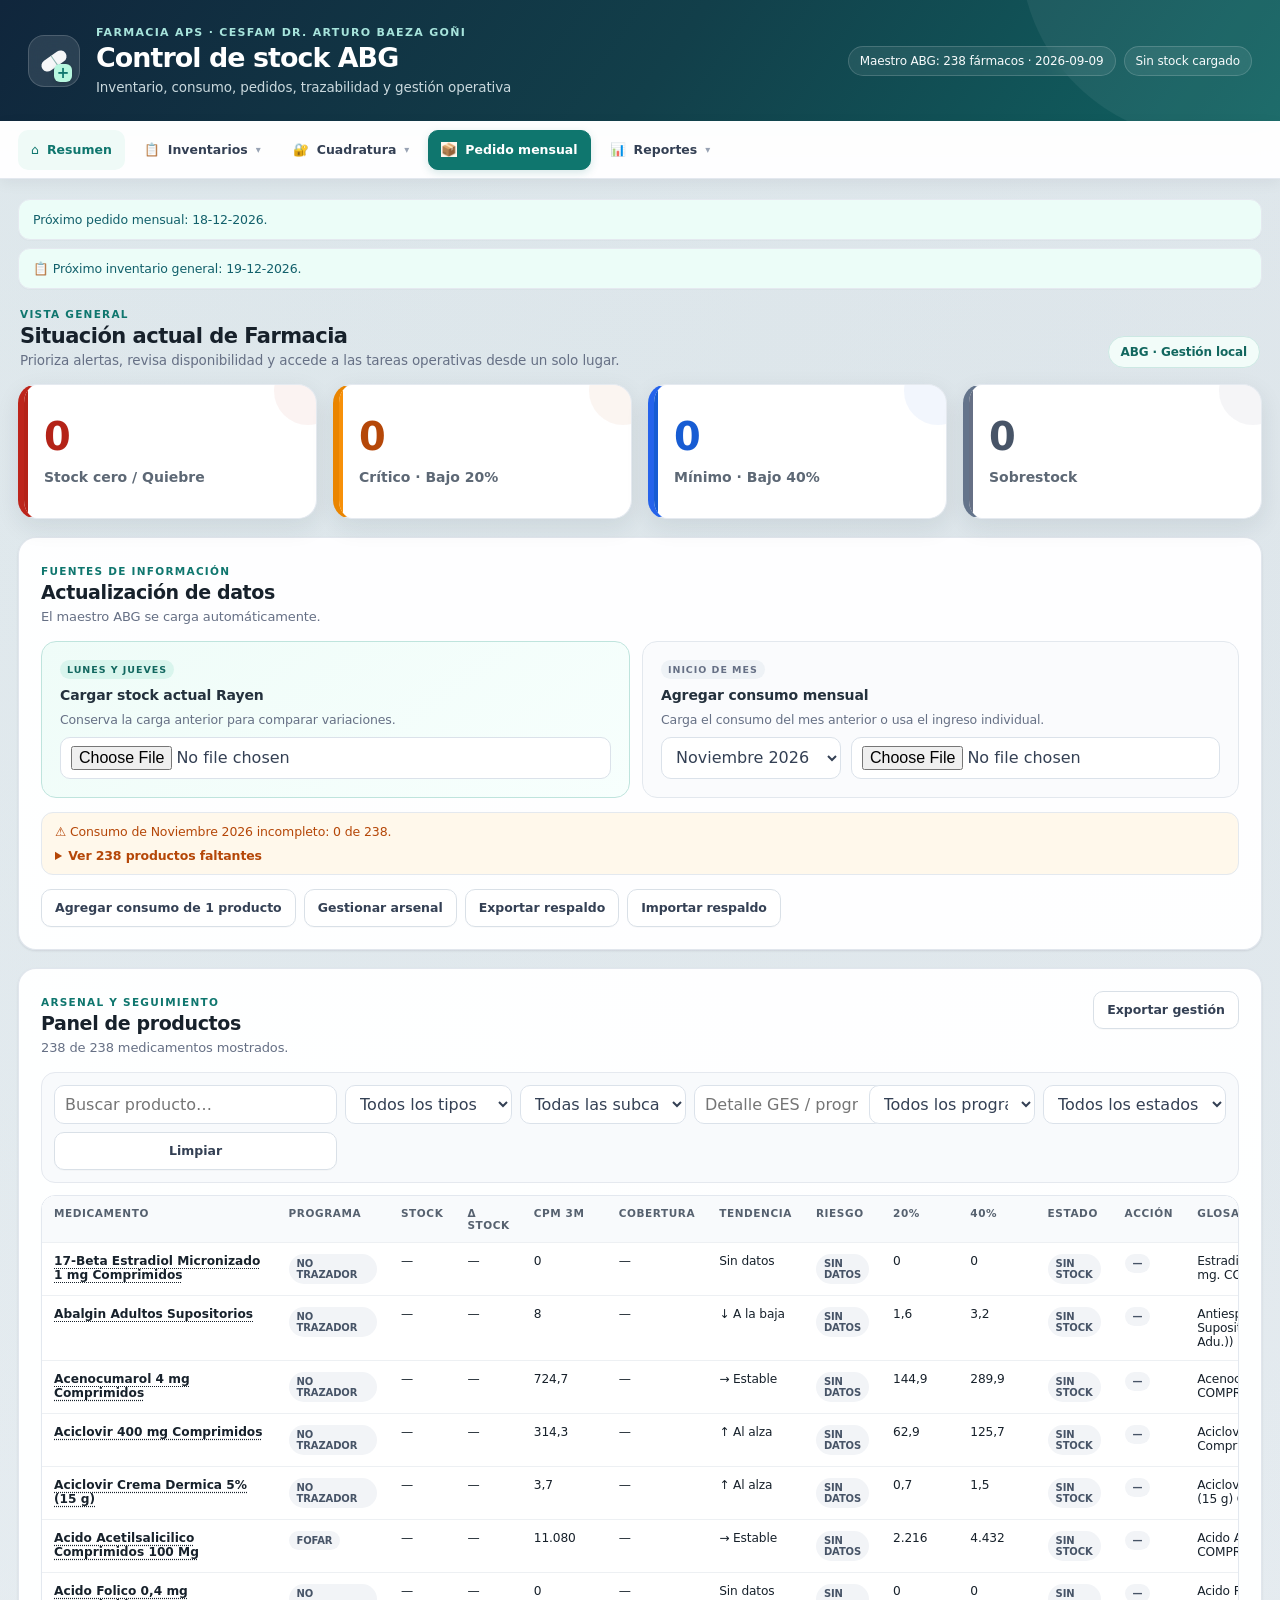
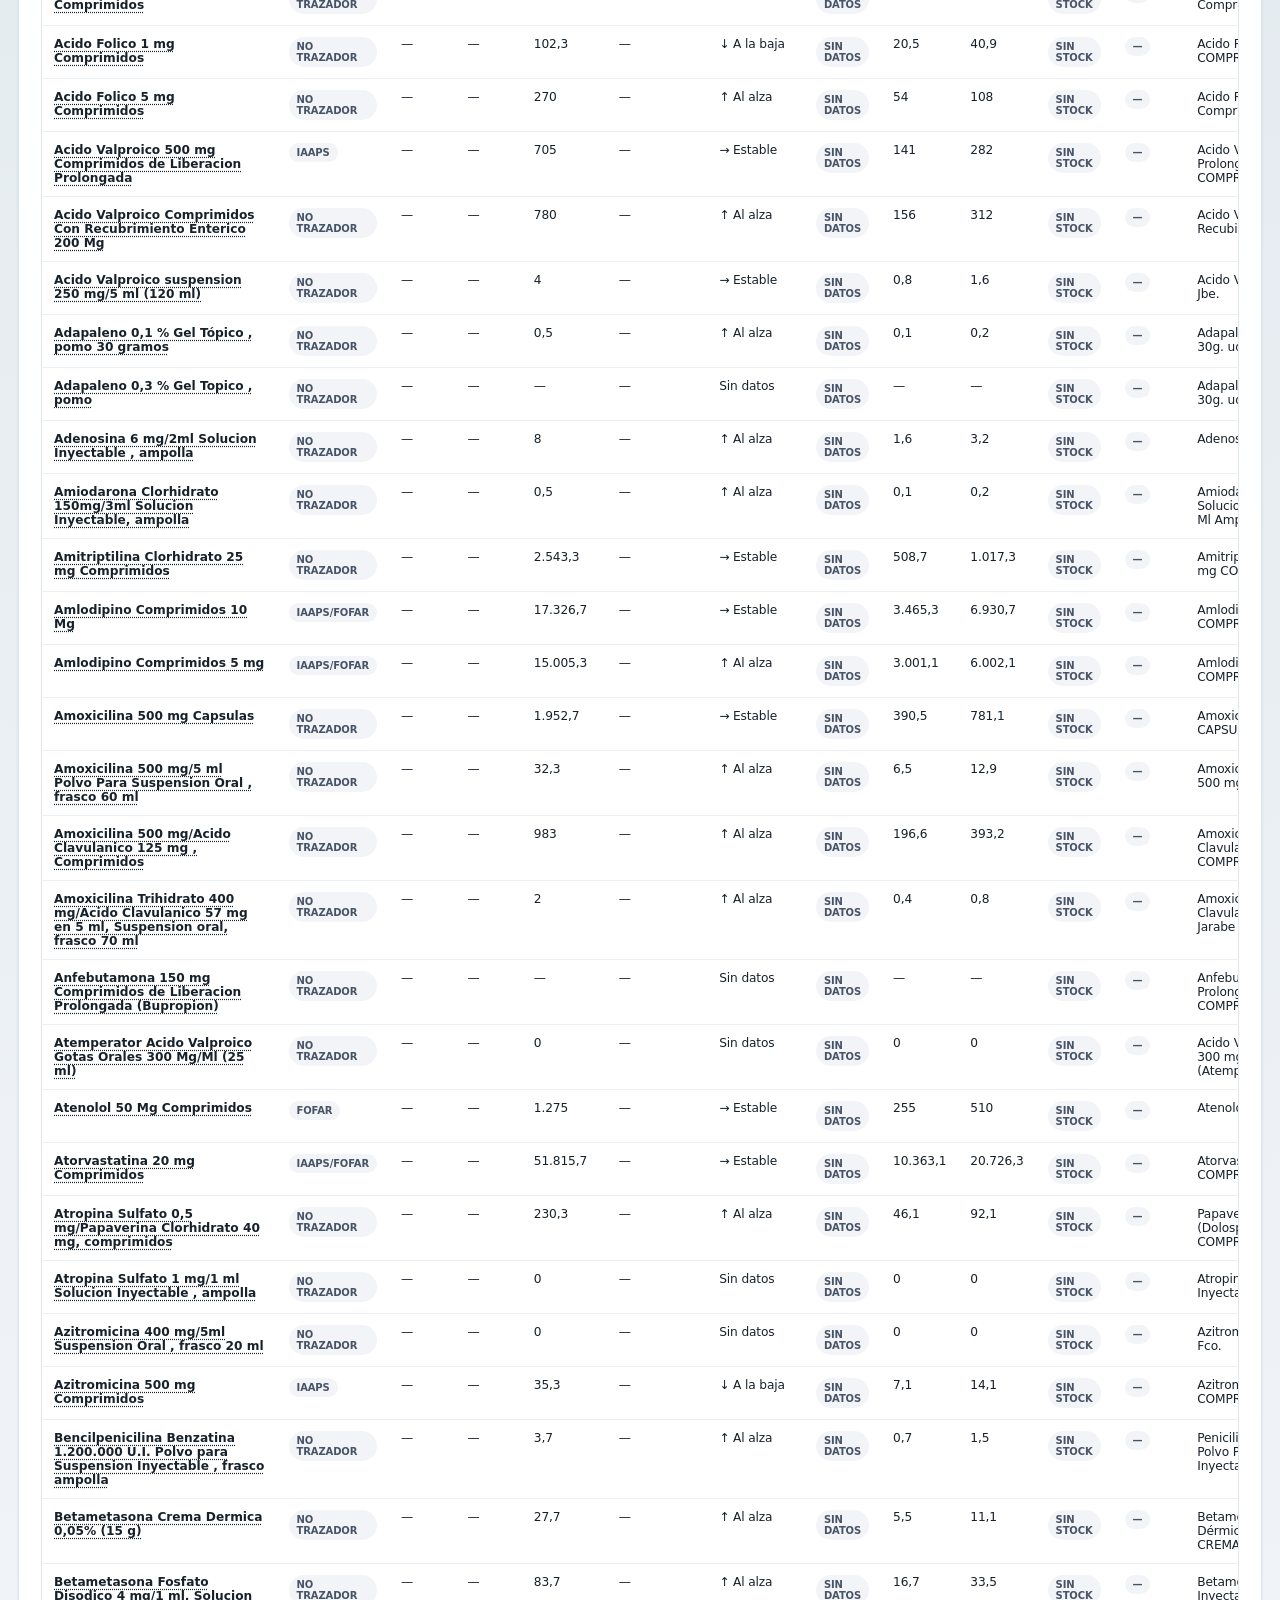
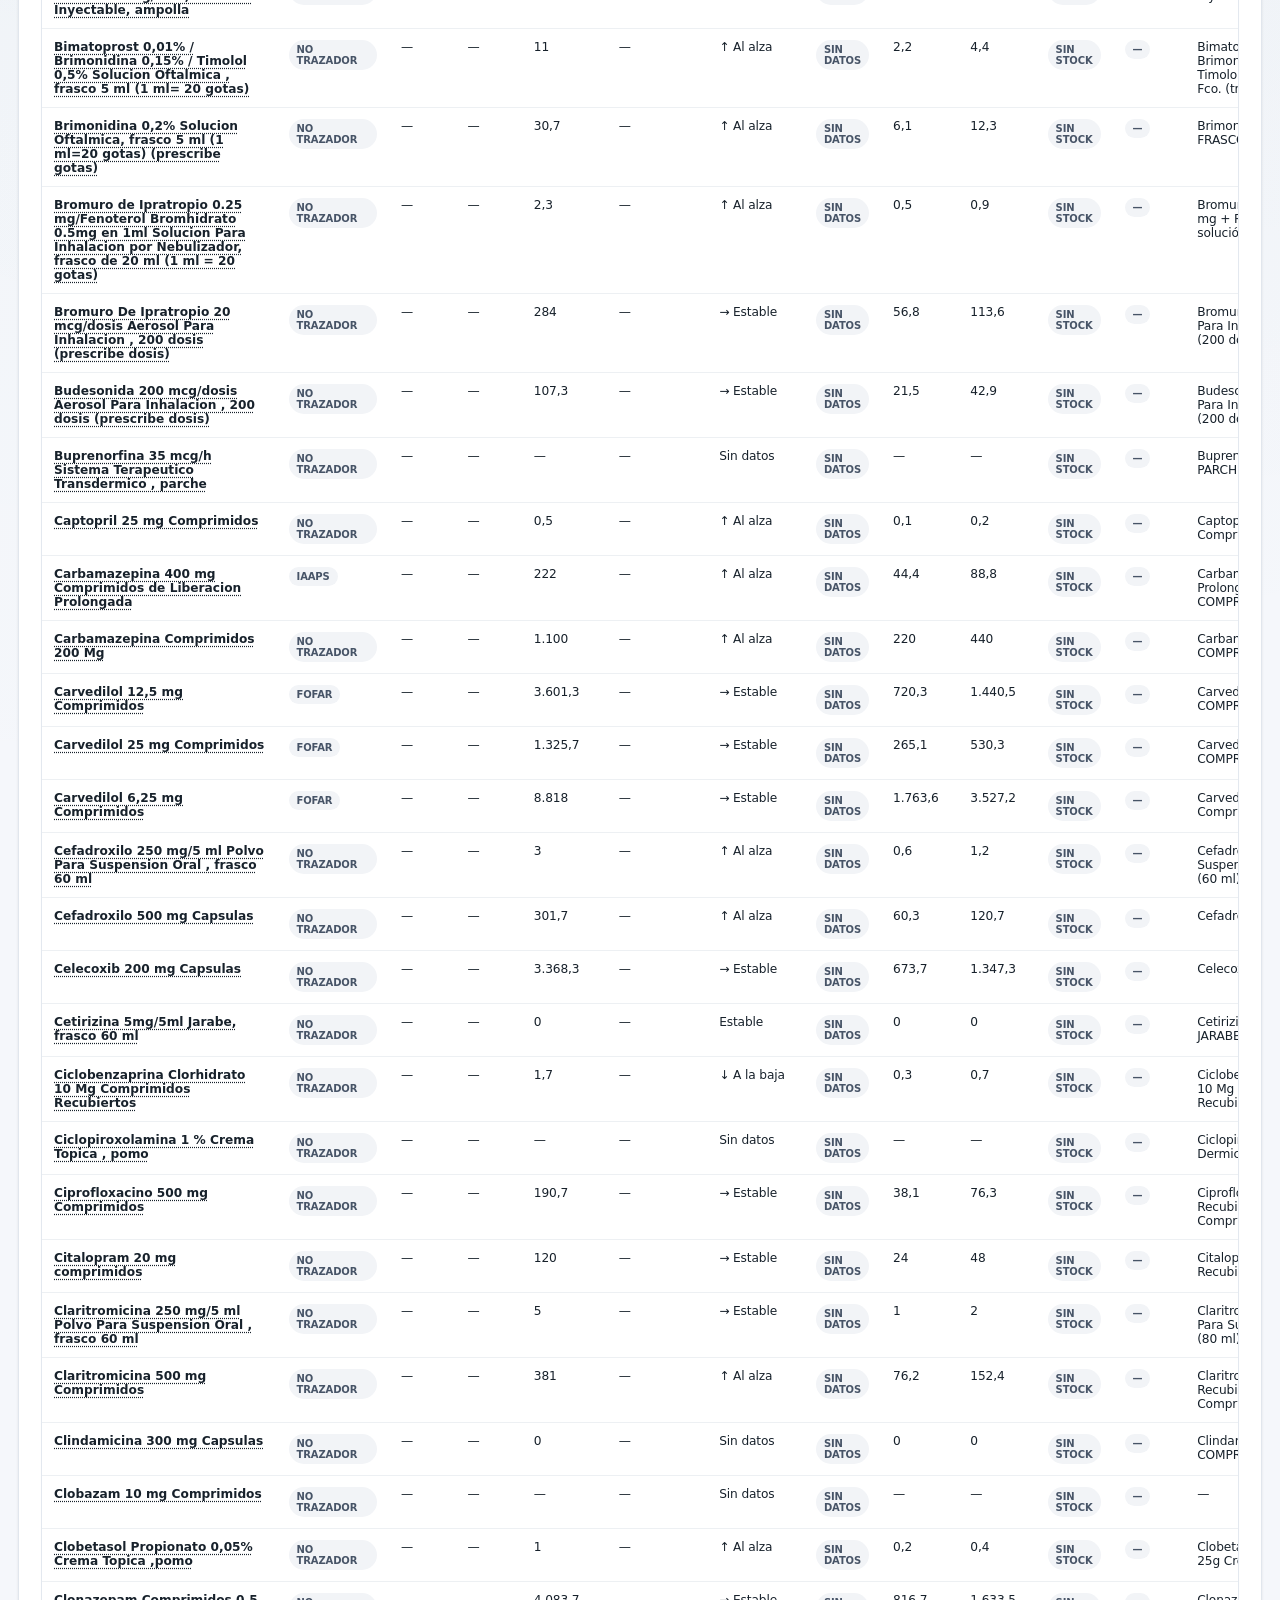
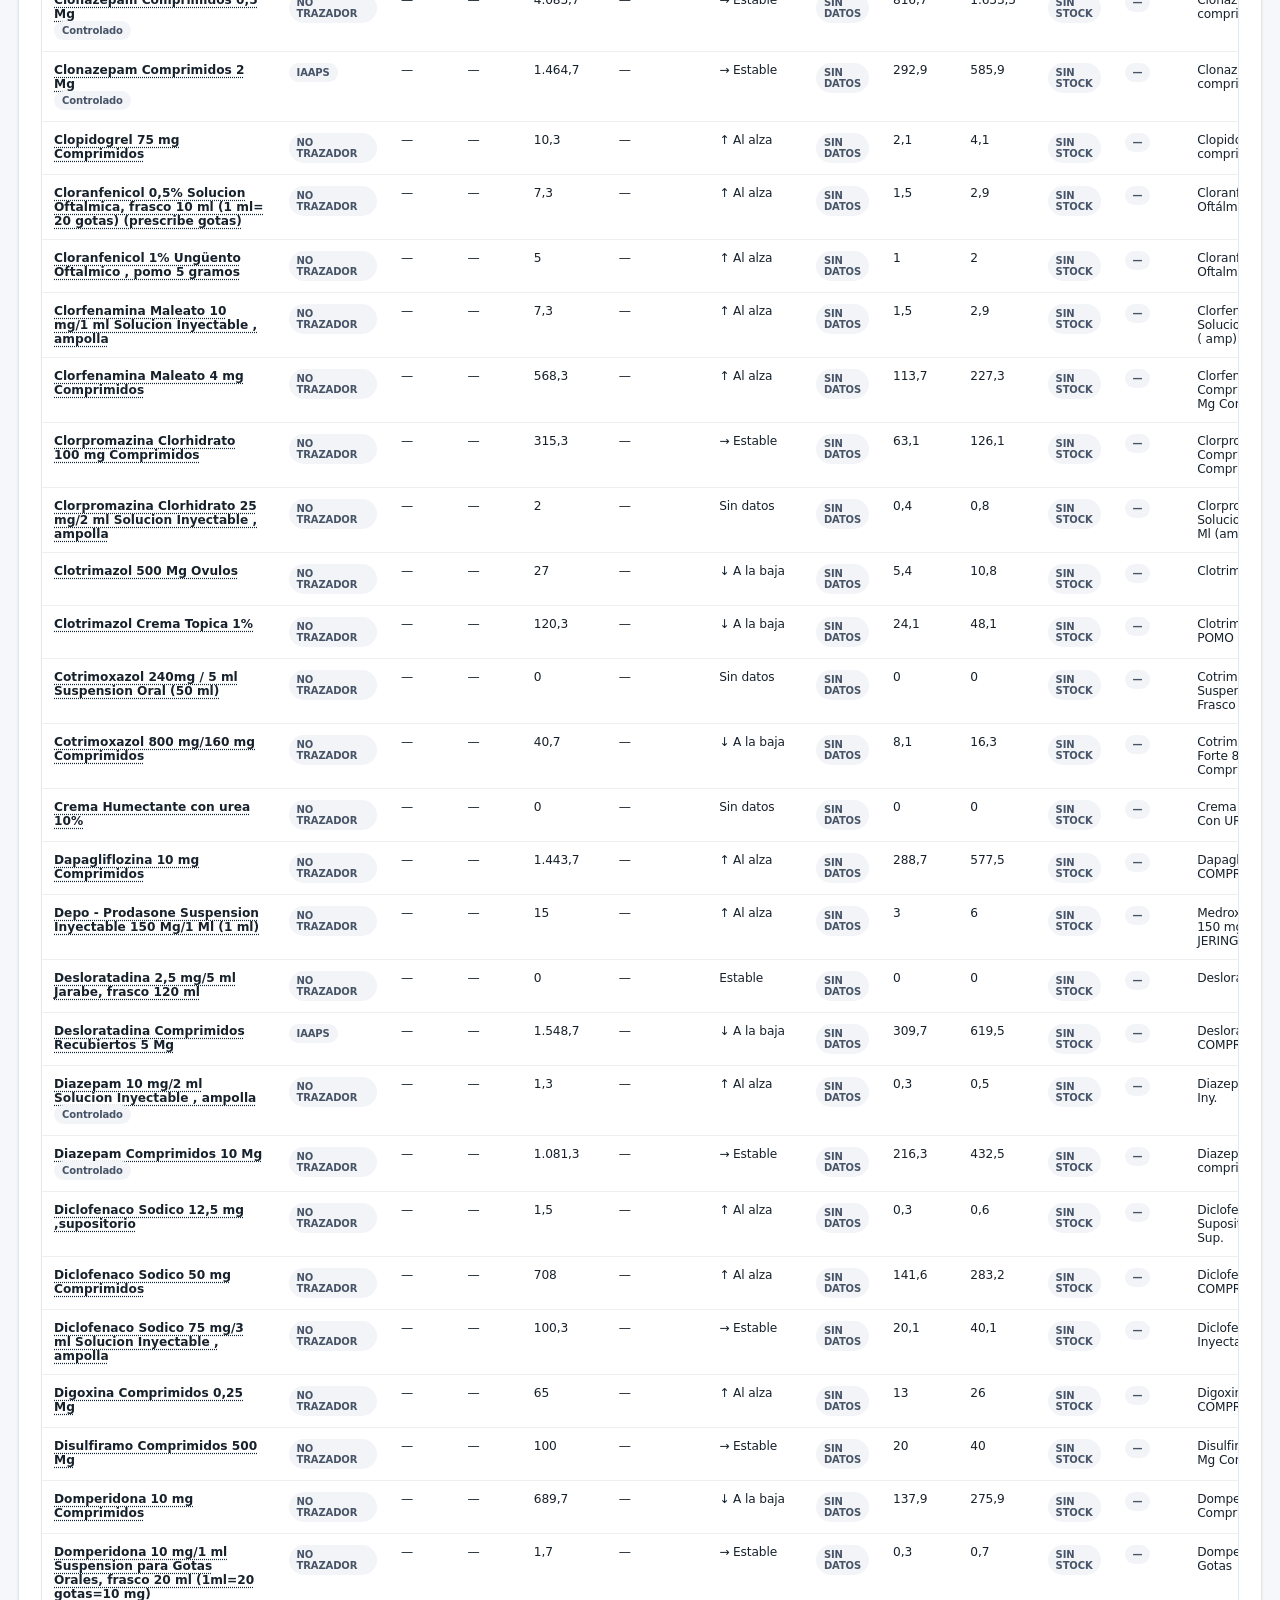
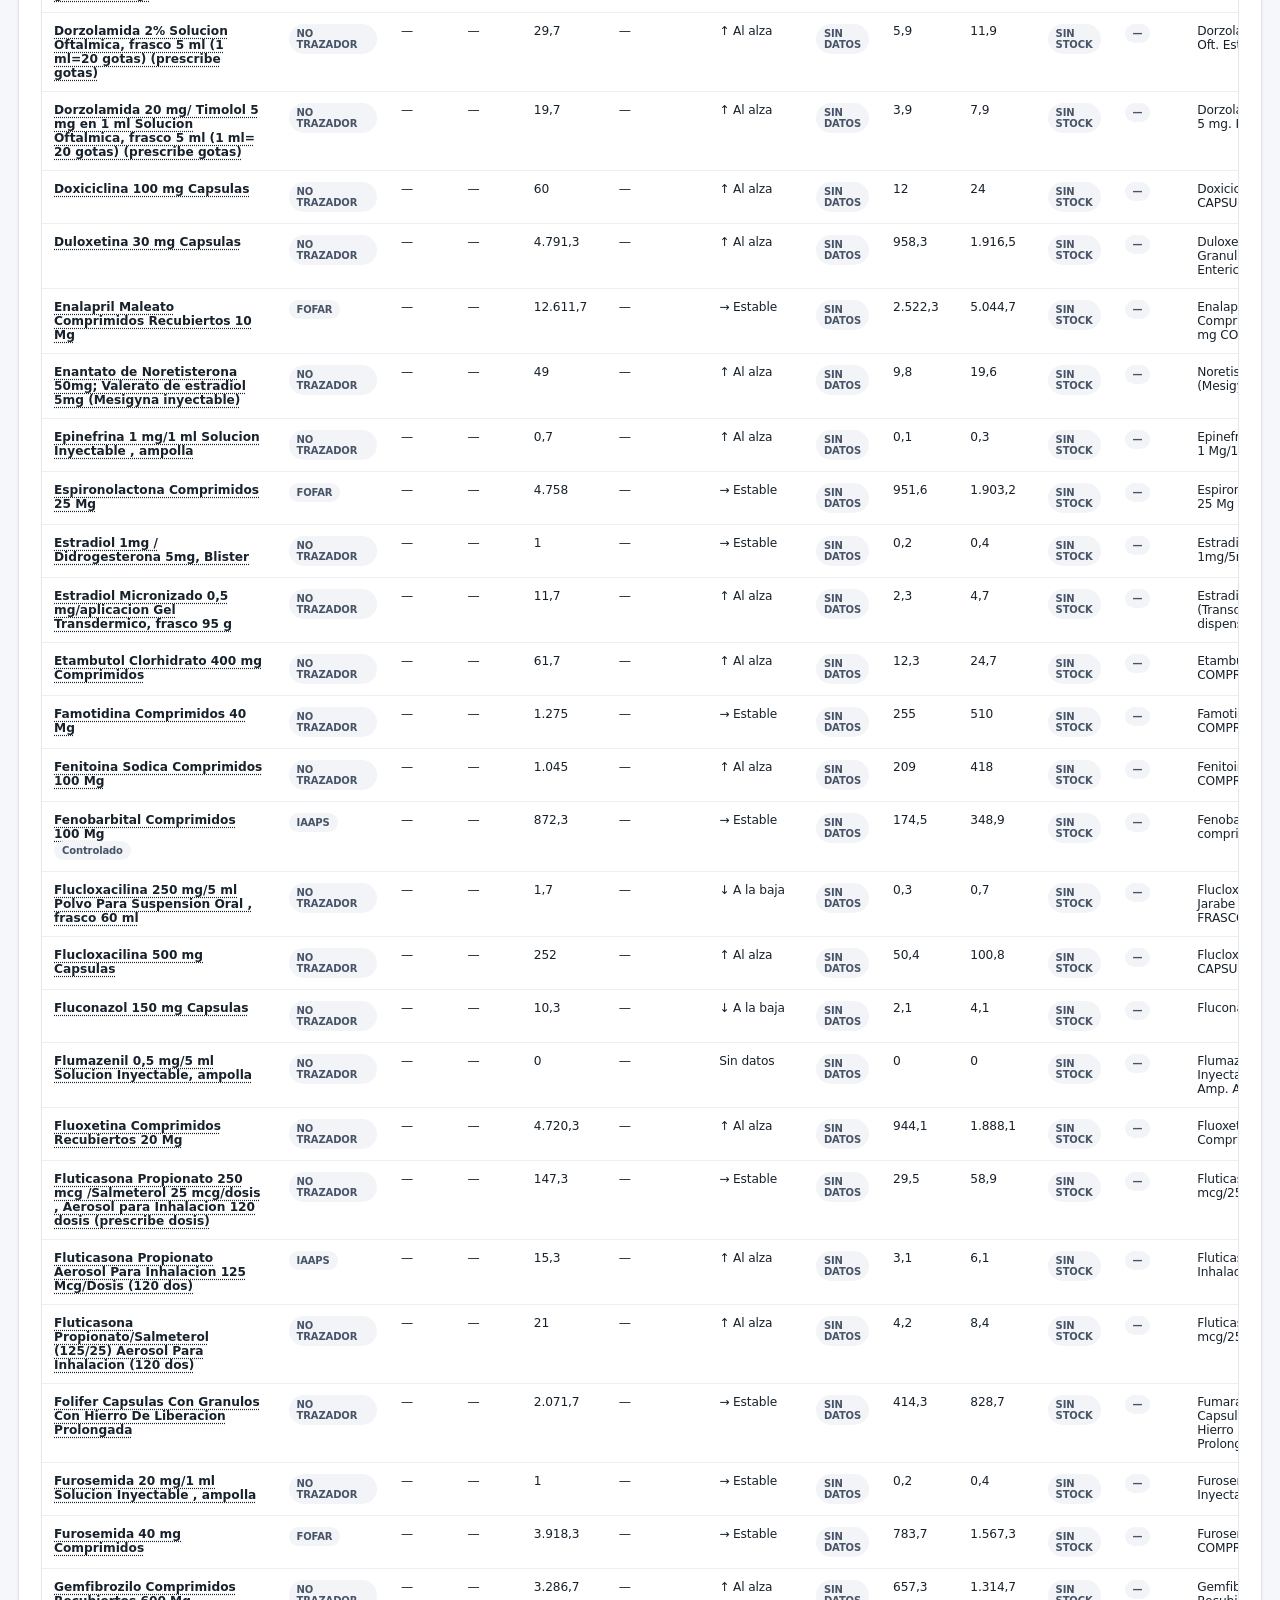
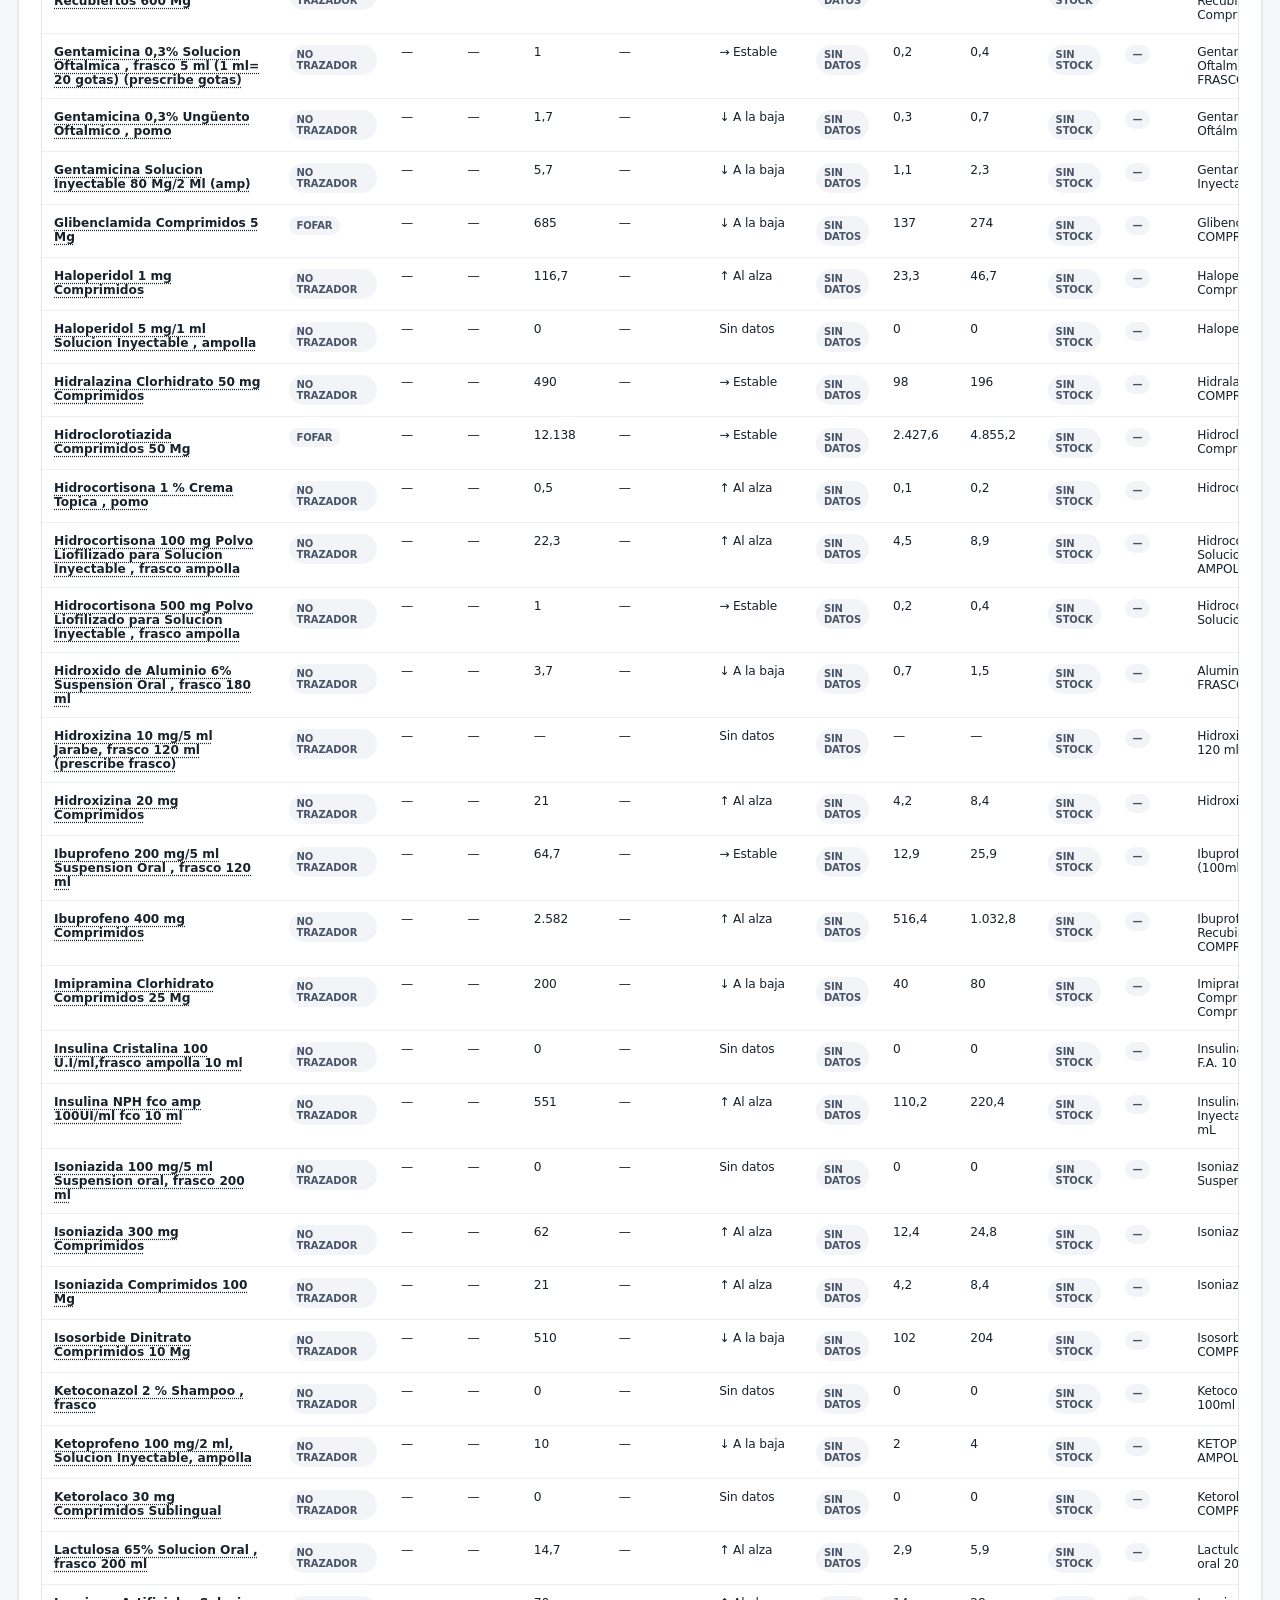
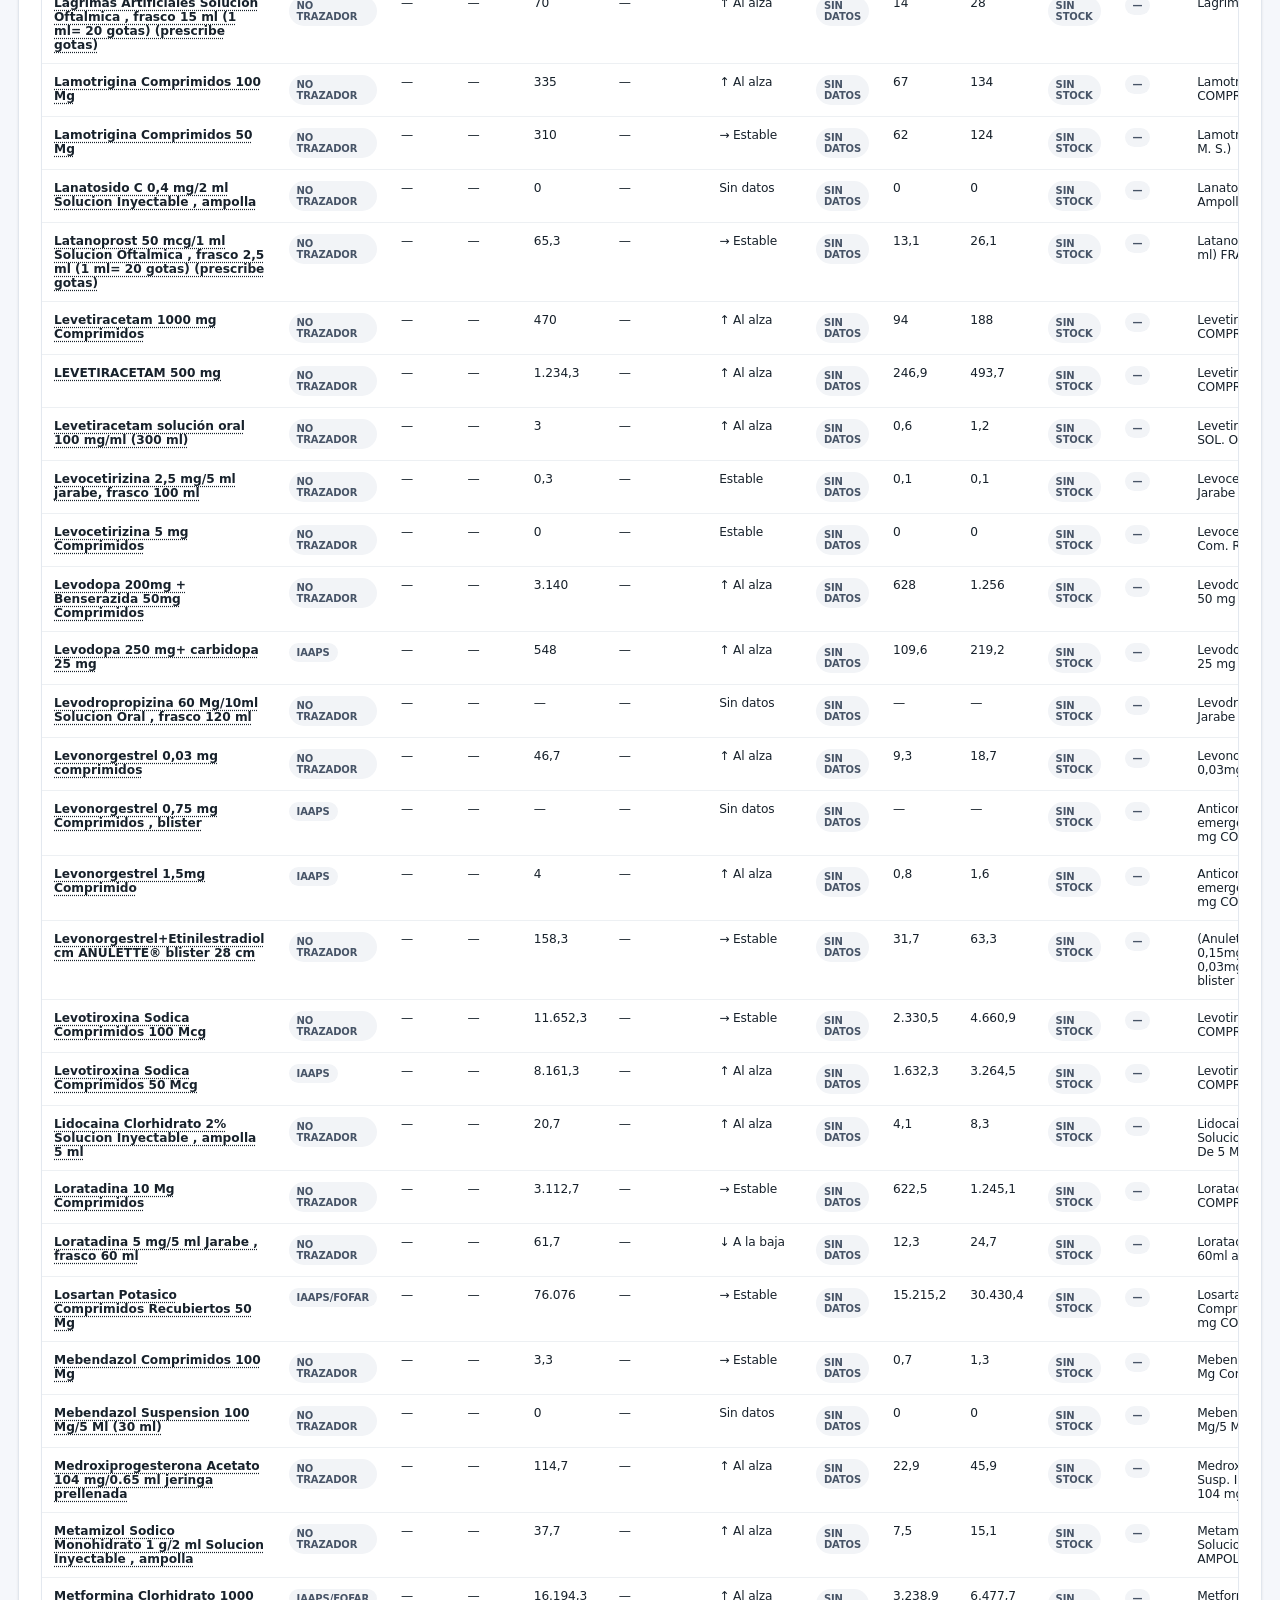
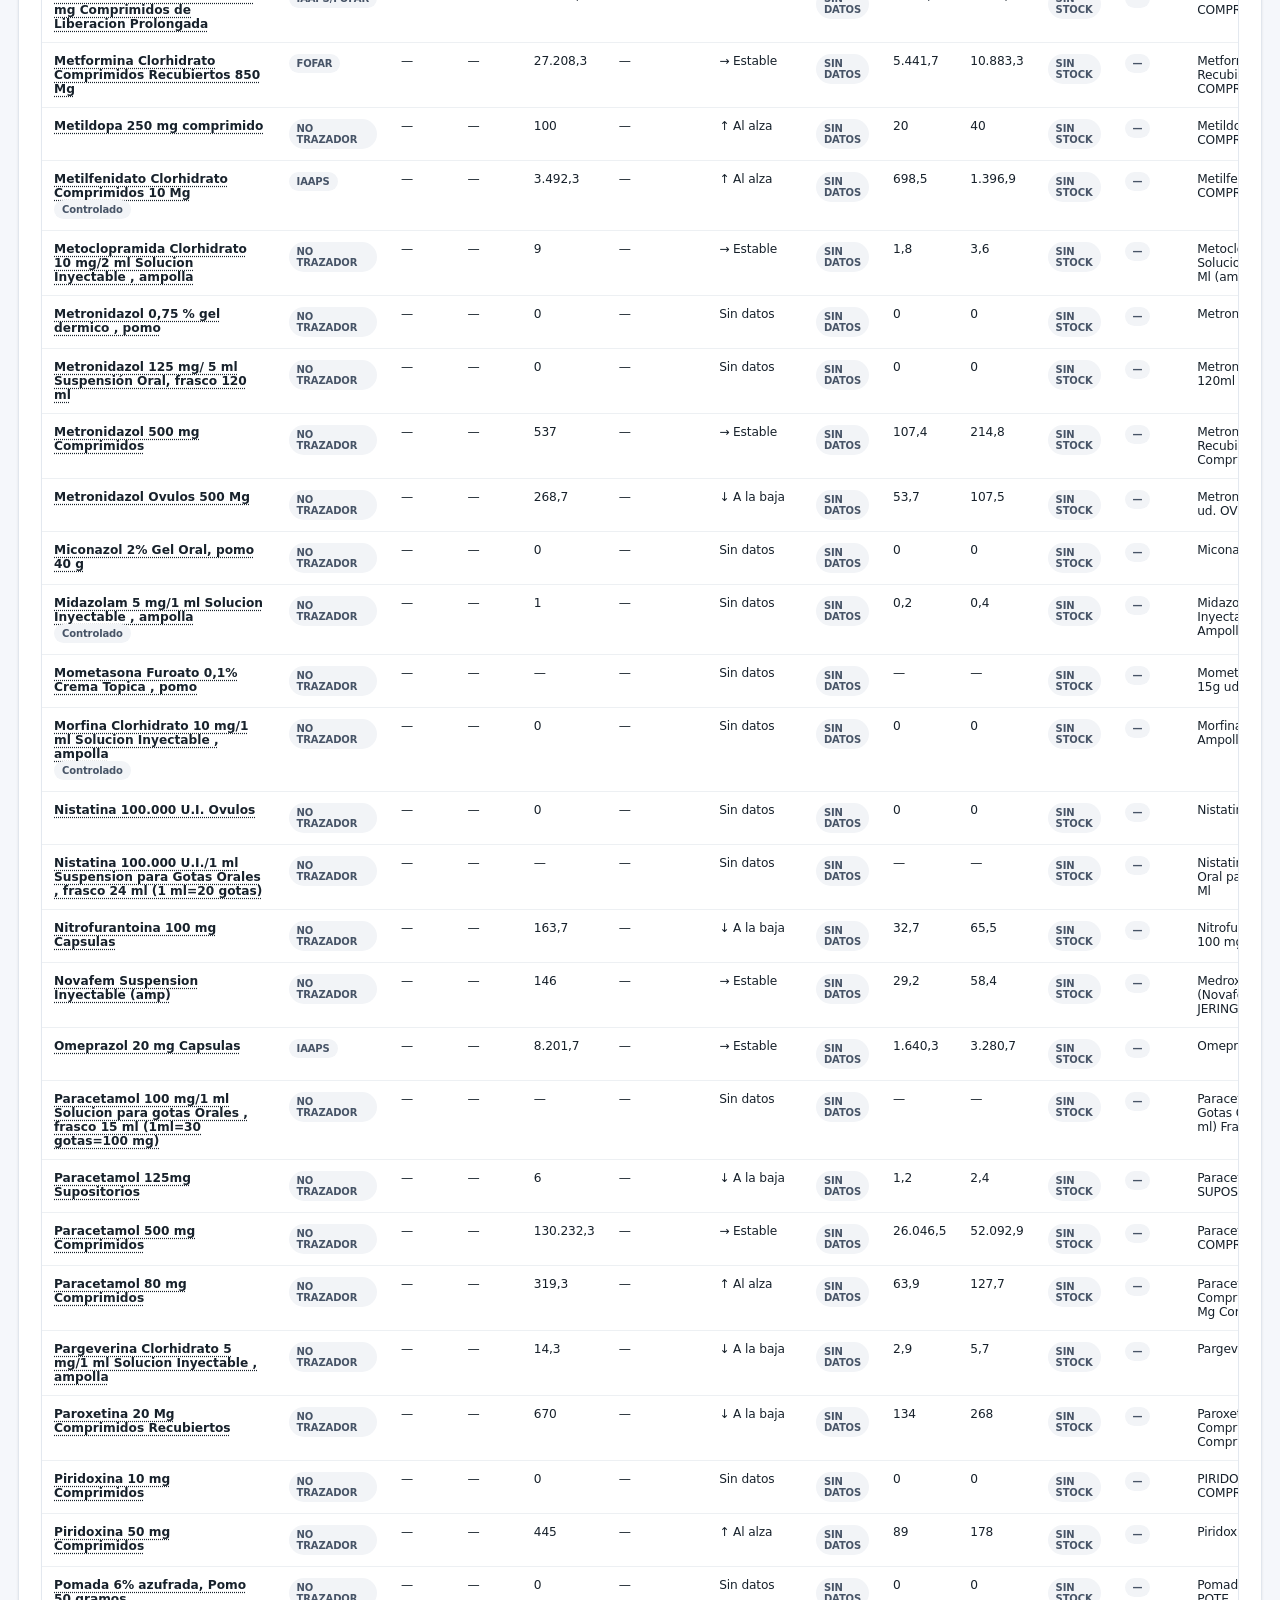
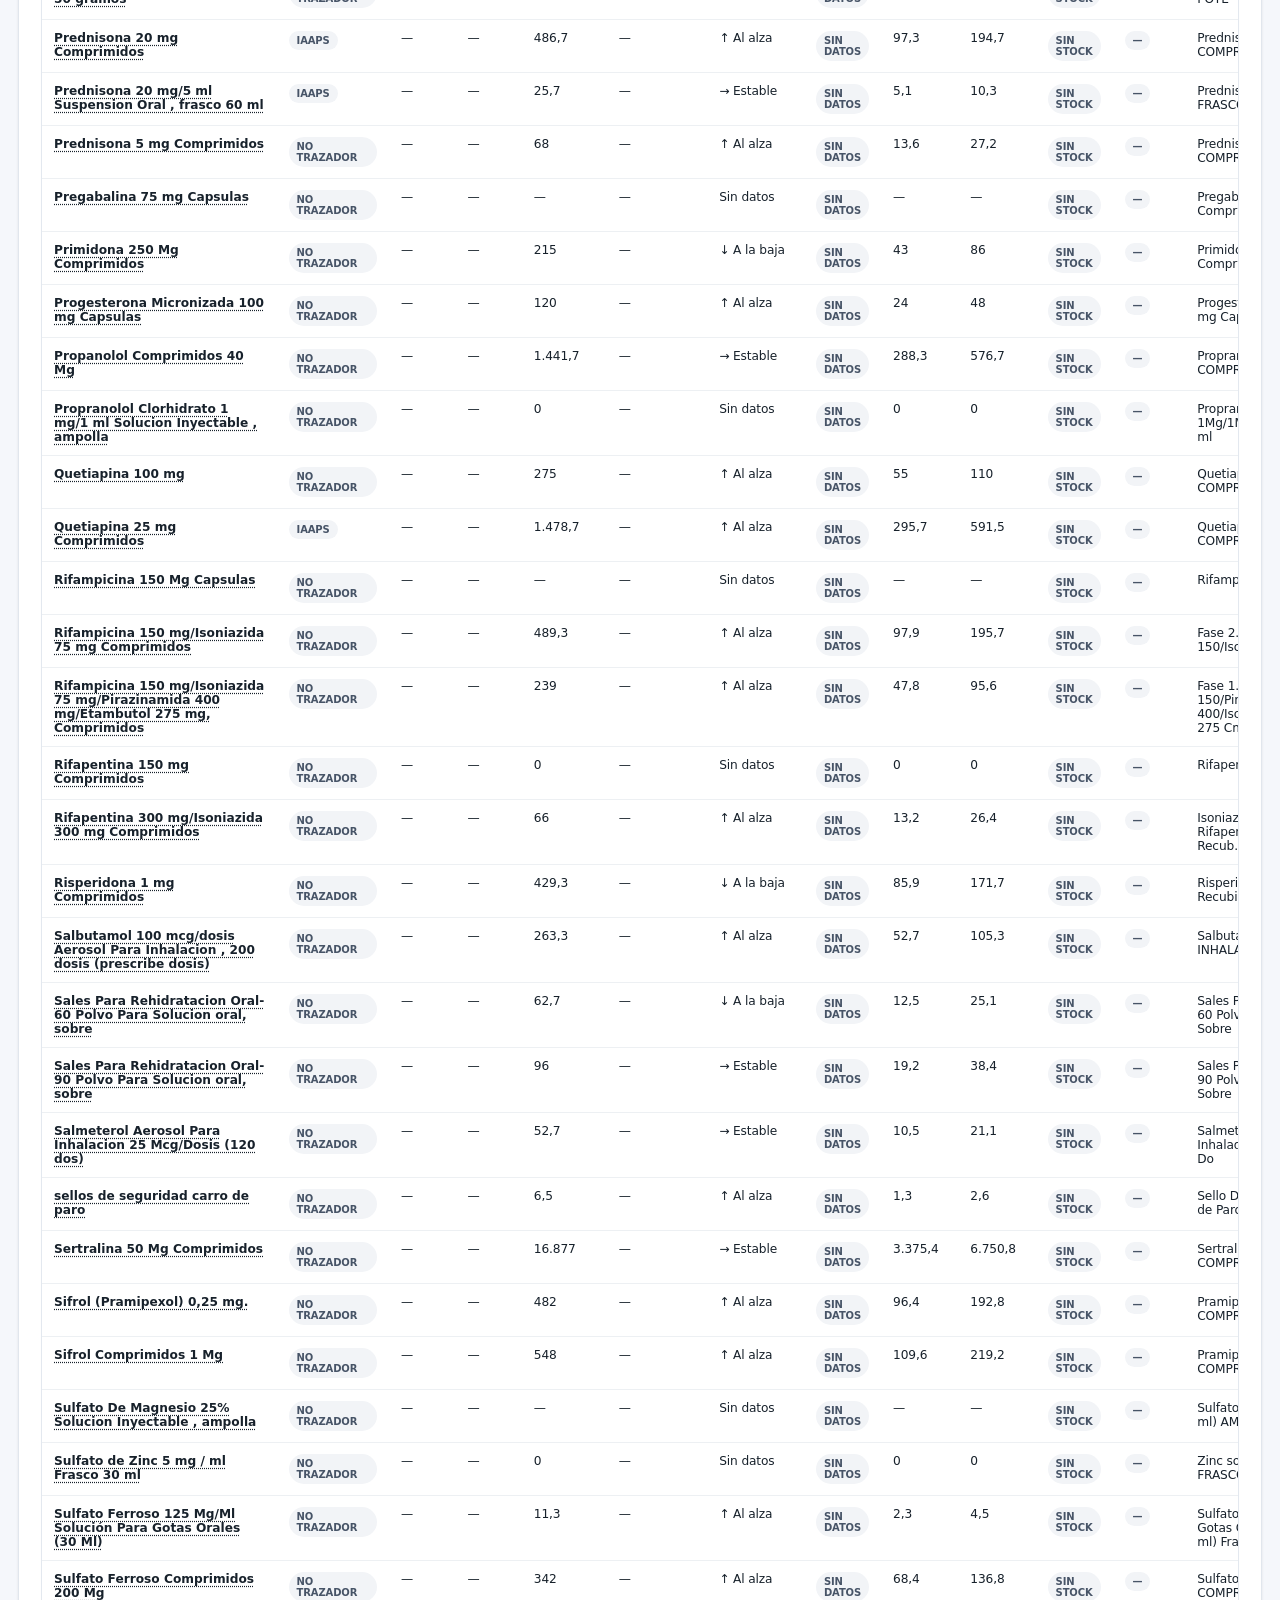
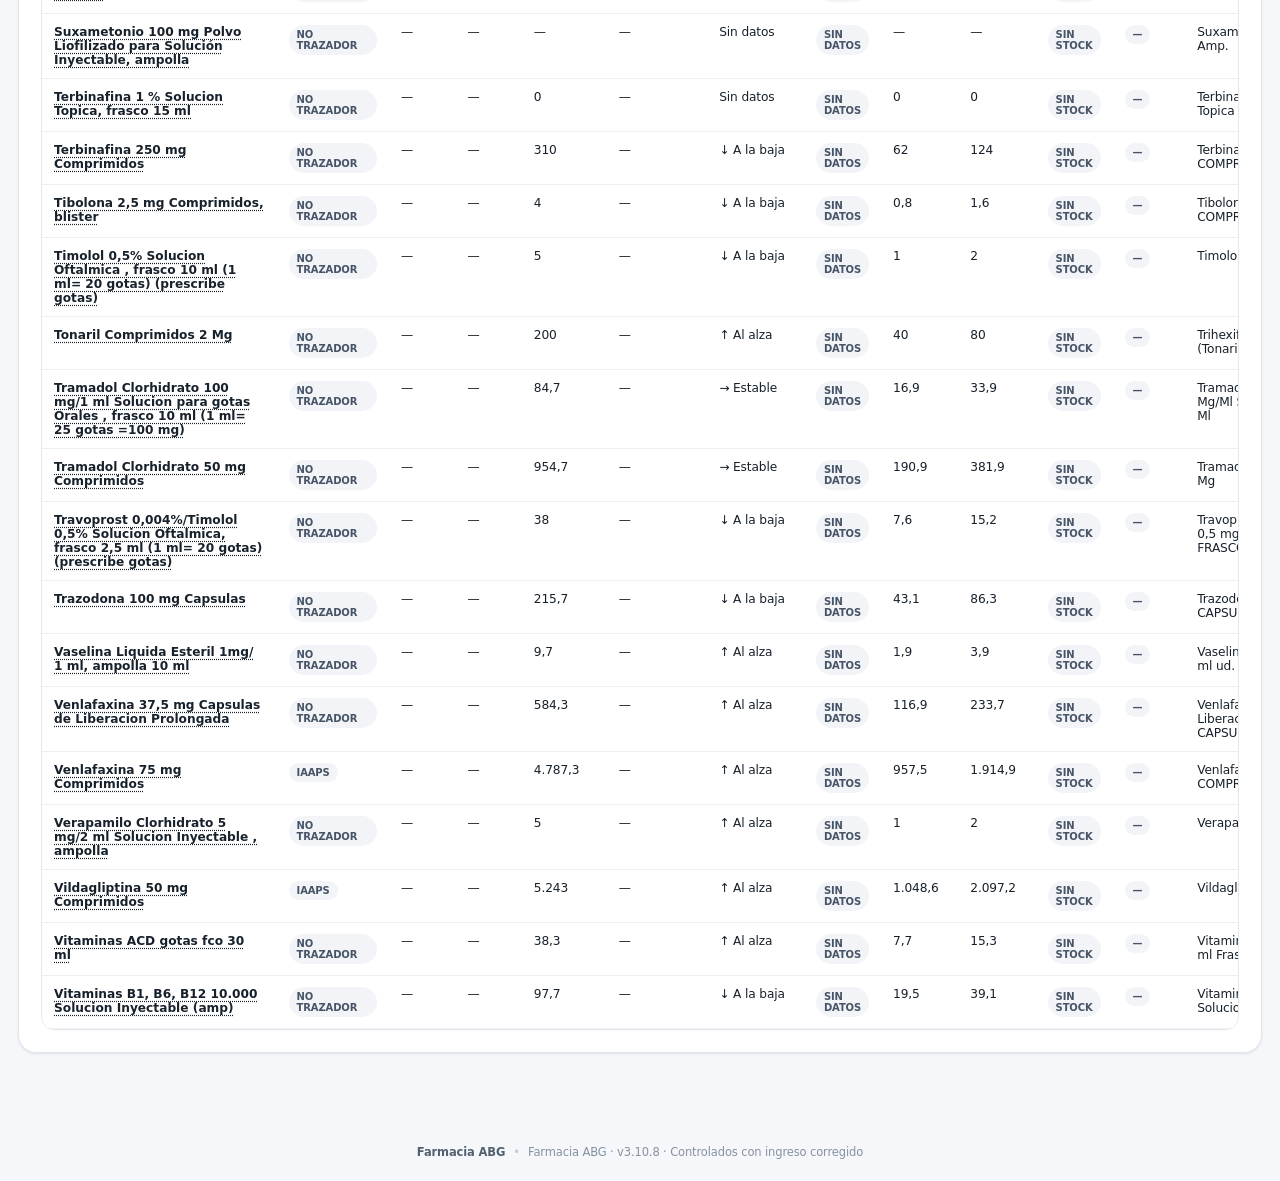
<file: index.html>
<!doctype html>
<html lang="es">
<head>
  <meta charset="utf-8">
  <meta name="viewport" content="width=device-width, initial-scale=1">
  <title>Gestión de Inventario Farmacia ABG</title>
<meta name="app-build" content="v3.10.9">
<style id="abg-inline-styles">
:root{
  --bg:#f4f7f8;--panel:#fff;--text:#18333c;--muted:#697b83;--line:#dce6e9;
  --accent:#167d8d;--accent-soft:#edf9fb;--critical:#b42318;--critical-bg:#fff1f0;
  --warning:#a15c00;--warning-bg:#fff7e8;--good:#027a48;--good-bg:#edfdf3;
  --storage:#175cd3;--storage-bg:#eff6ff;--notify:#7a271a;--notify-bg:#fff4ed;
  --purple:#6941c6;--purple-bg:#f4f3ff
}
*{box-sizing:border-box} body{margin:0;background:var(--bg);color:var(--text);font-family:Inter,system-ui,-apple-system,"Segoe UI",sans-serif}
.topbar{display:flex;justify-content:space-between;gap:20px;align-items:center;padding:24px 32px;background:#16343d;color:#fff;border-bottom:4px solid var(--accent)}
.topbar h1{margin:0 0 4px;font-size:25px}.topbar p{margin:0;color:#d4e4e8}.top-status{display:flex;flex-direction:column;gap:7px;align-items:flex-end;font-size:13px}.top-status span{border:1px solid #557179;border-radius:999px;padding:6px 10px}
.container{max-width:1550px;margin:22px auto;padding:0 18px 40px}.panel{background:var(--panel);border:1px solid var(--line);border-radius:16px;padding:21px;box-shadow:0 2px 8px rgba(20,45,53,.04);margin-bottom:18px}
.section-head,.dialog-head,.table-head{display:flex;justify-content:space-between;gap:18px;align-items:flex-start}.section-head h2,.dialog-head h3{margin:0 0 5px}.section-head p,.dialog-head p{margin:0 0 14px;color:var(--muted)}
.alerts-area{display:grid;gap:9px;margin-bottom:14px}.alert{padding:12px 14px;border-radius:11px;border:1px solid var(--line);font-size:14px}.alert.warning{background:var(--warning-bg);color:var(--warning)}.alert.good{background:var(--good-bg);color:var(--good)}.alert.critical{background:var(--critical-bg);color:var(--critical)}.alert.info{background:var(--accent-soft);color:#12606b}
.kpi-grid{display:grid;grid-template-columns:repeat(8,1fr);gap:10px;margin-bottom:18px}.kpi{border:1px solid var(--line);border-radius:13px;padding:14px;text-align:left;cursor:pointer;background:#fff}.kpi strong{display:block;font-size:25px}.kpi span{font-size:12px}.kpi.critical{background:var(--critical-bg);color:var(--critical)}.kpi.warning{background:var(--warning-bg);color:var(--warning)}.kpi.storage{background:var(--storage-bg);color:var(--storage)}.kpi.notify{background:var(--notify-bg);color:var(--notify)}.kpi.risk{background:var(--purple-bg);color:var(--purple)}.kpi.overstock{background:#f2f4f7;color:#475467}.kpi.expiry{background:#fff8e8;color:#8a4b08}.kpi.exception{background:#fef3f2;color:#912018}
.upload-grid{display:grid;grid-template-columns:1fr 1fr;gap:14px}.upload-card{display:flex;flex-direction:column;gap:8px;padding:17px;border:1px solid var(--line);border-radius:13px;background:#fafcfc}.upload-card.primary{background:var(--accent-soft);border-color:#9bcbd2}.upload-card small{color:var(--muted);line-height:1.4}.eyebrow{text-transform:uppercase;font-size:11px;letter-spacing:.08em;color:var(--muted);font-weight:800}
.inline-fields{display:grid;grid-template-columns:180px 1fr;gap:10px}.status-strip,.info-strip{margin-top:14px;padding:11px 13px;border:1px solid var(--line);border-radius:10px;background:#f8fafb;color:#475467}.status-strip.ok{background:var(--good-bg);color:var(--good)}.status-strip.warning{background:var(--warning-bg);color:var(--warning)}
.button-row{display:flex;gap:8px;align-items:center}.button-row.wrap{flex-wrap:wrap;margin-top:14px}button,select,input{font:inherit}.secondary,.good-btn,.bad-btn{border-radius:9px;padding:9px 12px;cursor:pointer}.secondary{border:1px solid var(--line);background:#fff;color:var(--text)}.good-btn{border:0;background:var(--good);color:#fff}.bad-btn{border:0;background:var(--critical);color:#fff}.file-button{display:inline-flex;align-items:center;cursor:pointer}.file-button input{display:none}
select,input[type="search"],input[type="text"],input[type="number"],input[type="date"],input[type="file"]{border:1px solid var(--line);border-radius:9px;padding:9px 10px;background:#fff}
.module-grid{display:grid;grid-template-columns:repeat(3,1fr);gap:12px}.module-card{display:grid;grid-template-columns:auto 1fr;column-gap:10px;row-gap:2px;align-items:center;text-align:left;border:1px solid var(--line);background:#fafcfc;border-radius:13px;padding:15px;cursor:pointer}.module-card>span{grid-row:1/3;font-size:24px}.module-card small{color:var(--muted)}
.filters{display:grid;grid-template-columns:minmax(280px,2fr) 1fr 1fr auto;gap:10px;margin-bottom:14px}.table-wrap{overflow:auto;border:1px solid var(--line);border-radius:11px}.table-wrap.compact{max-height:420px}table{width:100%;border-collapse:collapse;min-width:1150px}th,td{padding:10px 11px;border-bottom:1px solid var(--line);text-align:left;vertical-align:top;font-size:12.5px}th{position:sticky;top:0;background:#f7fafb;z-index:1;font-size:11.5px;text-transform:uppercase;letter-spacing:.03em}.badge{display:inline-block;border-radius:999px;padding:4px 7px;font-weight:750;font-size:10.5px}.badge.critical{background:var(--critical-bg);color:var(--critical)}.badge.warning{background:var(--warning-bg);color:var(--warning)}.badge.good{background:var(--good-bg);color:var(--good)}.badge.storage{background:var(--storage-bg);color:var(--storage)}.badge.notify{background:var(--notify-bg);color:var(--notify)}.badge.neutral{background:#f2f4f7;color:#475467}.badge.risk{background:var(--purple-bg);color:var(--purple)}
dialog{border:0;border-radius:16px;padding:21px;box-shadow:0 24px 70px rgba(0,0,0,.25);width:calc(100% - 28px);max-height:88vh;overflow:auto}dialog::backdrop{background:rgba(0,0,0,.4)}.small-dialog{max-width:550px}.medium-dialog{max-width:800px}.large-dialog{max-width:1100px}.xlarge-dialog{max-width:1450px}
.form-grid{display:grid;grid-template-columns:1fr 1fr;gap:12px;margin:12px 0}.form-grid.three{grid-template-columns:2fr 1fr 1fr}.form-grid.four{grid-template-columns:repeat(4,1fr)}.form-grid label{display:flex;flex-direction:column;gap:6px;font-size:12px;font-weight:700}.form-grid .check{flex-direction:row;align-items:center}.full-search{width:100%;margin:14px 0}.inventory-input,.order-input{width:105px}.history-list,.calendar-list{display:grid;gap:8px;margin:12px 0}.history-card,.calendar-item,.exception-card{border:1px solid var(--line);border-radius:10px;padding:10px 12px;background:#fafcfc;font-size:13px}.calendar-item{display:flex;justify-content:space-between;gap:10px;align-items:center;flex-wrap:wrap}.result-ok{color:var(--good);font-weight:700}.result-diff{color:var(--critical);font-weight:700}.expiry-high{color:var(--critical);font-weight:700}.expiry-med{color:var(--warning);font-weight:700}.expiry-low{color:#8a4b08}.muted{color:var(--muted)}
.month-missing{margin-top:9px}.month-missing summary{cursor:pointer;font-weight:700}.month-missing ol{max-height:190px;overflow:auto;margin-bottom:0}
footer{text-align:center;color:var(--muted);font-size:12px;padding:23px}
@media(max-width:1150px){.kpi-grid{grid-template-columns:repeat(4,1fr)}.module-grid{grid-template-columns:1fr 1fr}.form-grid.four{grid-template-columns:1fr 1fr}}
@media(max-width:760px){.topbar{flex-direction:column;align-items:flex-start}.top-status{align-items:flex-start}.upload-grid,.module-grid,.filters,.inline-fields,.form-grid,.form-grid.three,.form-grid.four{grid-template-columns:1fr}.kpi-grid{grid-template-columns:1fr 1fr}.section-head,.dialog-head,.table-head{flex-direction:column}}


.config-year-row{
  display:flex;align-items:end;gap:14px;flex-wrap:wrap;margin:12px 0 18px;
}
.config-year-row label{display:flex;flex-direction:column;gap:6px}
.config-year-row select{min-width:140px}
.annual-grid{
  display:grid;grid-template-columns:1fr 1fr;gap:16px;
}
.subpanel{
  border:1px solid var(--line);border-radius:14px;padding:16px;background:#fbfcfd;
}
.subpanel-head{
  display:flex;justify-content:space-between;align-items:flex-start;gap:12px;margin-bottom:12px;
}
.subpanel-head h4{margin:0 0 4px}
.subpanel-head p{margin:0;color:var(--muted);font-size:13px}
.annual-row{
  display:grid;grid-template-columns:1fr auto auto;gap:8px;align-items:center;
  padding:8px 0;border-bottom:1px solid var(--line);
}
.annual-row:last-child{border-bottom:0}
.annual-row input,.annual-row select{
  border:1px solid var(--line);border-radius:8px;padding:8px 9px;background:white;
}
.annual-empty{padding:12px;color:var(--muted);font-size:13px}
.muted{color:var(--muted);font-size:13px}
@media(max-width:850px){.annual-grid{grid-template-columns:1fr}}

.tracer-checks{display:grid;gap:10px;margin-top:12px}.tracer-check{padding:12px 14px;border:1px solid var(--line);border-radius:10px;background:#fff}.tracer-check strong{display:block;margin-bottom:4px}.tracer-check ul{margin:8px 0 0 18px;padding:0;max-height:220px;overflow:auto}.tracer-ok{border-left:5px solid #2f855a}.tracer-warn{border-left:5px solid #b7791f}.tracer-bad{border-left:5px solid #c53030}.primary-btn:disabled{opacity:.45;cursor:not-allowed}

.medicine-link{border:0;background:none;padding:0;color:inherit;font:inherit;text-align:left;cursor:pointer;text-decoration:underline;text-decoration-style:dotted;text-underline-offset:3px}.medicine-link:hover{opacity:.75}.medicine-detail-dialog{max-width:1050px;width:min(1050px,96vw)}.detail-summary-grid{display:grid;grid-template-columns:repeat(4,minmax(0,1fr));gap:10px;margin:10px 0 18px}.detail-card{border:1px solid #dbe3e8;border-radius:12px;padding:12px;background:#fbfcfd;display:flex;flex-direction:column;gap:4px}.detail-card span{font-size:12px;color:#63747d}.detail-card strong{font-size:18px}.detail-section{margin-top:18px}.section-head.compact{margin-bottom:8px}.section-head.compact h4{margin:0 0 4px}.section-head.compact p{margin:0;color:#63747d;font-size:13px}.chart-wrap{width:100%;overflow-x:auto;border:1px solid #dbe3e8;border-radius:12px;background:white;padding:10px}.detail-form-grid{display:grid;grid-template-columns:repeat(2,minmax(0,1fr));gap:12px;margin-top:10px}.detail-form-grid label{display:flex;flex-direction:column;gap:6px}.detail-form-grid input[type="text"]{border:1px solid #dbe3e8;border-radius:8px;padding:9px}.detail-form-grid .check-line{flex-direction:row;align-items:center}@media(max-width:850px){.detail-summary-grid{grid-template-columns:repeat(2,minmax(0,1fr))}.detail-form-grid{grid-template-columns:1fr}}

/* vNext: filtros y consumos múltiples */
#adminDetailFilter{min-width:190px}
.multi-consumption-wrap{margin:12px 0;max-height:360px}
.multi-consumption-wrap select,.multi-consumption-wrap input{width:100%;min-width:150px}
.detail-form-grid select{width:100%}
@media(max-width:760px){#adminDetailFilter{min-width:0;width:100%}.multi-consumption-wrap select,.multi-consumption-wrap input{min-width:120px}}

/* v3.5.0 · Prioridad inventario rotativo */
.priority-panel{margin-top:18px;padding:14px;border:1px solid #e7c8d7;border-radius:14px;background:#fff9fc}.priority-reasons{display:grid;grid-template-columns:repeat(2,minmax(0,1fr));gap:8px 14px;margin-top:12px}.priority-reasons-title{grid-column:1/-1;font-weight:700;color:#69344f}.inventory-other-reason{grid-column:1/-1;display:none}.priority-badge{display:inline-block;padding:4px 8px;border-radius:999px;font-size:.8rem;font-weight:700;white-space:nowrap}.priority-normal{background:#eef1f3;color:#4a5961}.priority-media{background:#fff2cc;color:#7f6000}.priority-alta{background:#fce5cd;color:#783f04}.priority-siempre-incluir{background:#f4cccc;color:#990000}.reasons-cell{min-width:220px;max-width:320px;white-space:normal}@media(max-width:760px){.priority-reasons{grid-template-columns:1fr}}

/* v3.5.1 · stock sistema manual en inventario rotativo */
.weekly-system-input{width:105px;min-width:90px;background:#fffbea}

/* v3.5.2 */
#weeklyTable .result-ok{font-weight:700;color:#267a45;background:#eef9f1}
#weeklyTable .result-diff{font-weight:700;color:#a13d3d;background:#fff1f1}

/* v3.5.3 · Inventarios pendientes, reanudación y 2° conteo */
.weekly-second-input{width:105px;min-width:90px;background:#f8fbff}
.weekly-second-input.second-needed{background:#fff4e6;border-color:#d58a28}
.weekly-history-card{display:flex;align-items:center;justify-content:space-between;gap:14px}
.weekly-history-card .history-main{min-width:0;flex:1}
.weekly-history-card .history-meta{margin-top:4px;color:#66717a;font-size:.9rem}
.weekly-history-card.history-pending{border-left:5px solid #d58a28}
.weekly-history-card.history-complete{border-left:5px solid #2f8a55}
.history-status{font-weight:800}
@media(max-width:700px){.weekly-history-card{align-items:flex-start;flex-direction:column}.open-weekly-history{width:100%}}

/* v3.6.0 · controlados y redistribución */
.redistribution-check{display:flex;align-items:center;gap:7px;font-weight:700}
#controlledTable input{background:#fffbea}
#redistributionTable td:first-child{min-width:300px}
#redistributionTable .muted{font-size:11px}


/* =========================================================
   ABG v3.7.0 · Modern dashboard visual refresh
   Visual-only layer. Functional selectors remain unchanged.
   ========================================================= */
:root{
  --bg:#f5f7fb;
  --panel:#ffffff;
  --text:#17212b;
  --muted:#667085;
  --line:#e5e9f0;
  --accent:#0f766e;
  --accent-2:#155e75;
  --accent-soft:#ecfdf8;
  --navy:#172b4d;
  --critical:#b42318;
  --critical-bg:#fff3f2;
  --warning:#b54708;
  --warning-bg:#fff8eb;
  --good:#067647;
  --good-bg:#ecfdf3;
  --storage:#175cd3;
  --storage-bg:#eff6ff;
  --notify:#b54708;
  --notify-bg:#fff7ed;
  --purple:#6941c6;
  --purple-bg:#f4f3ff;
  --shadow-sm:0 1px 2px rgba(16,24,40,.04),0 1px 3px rgba(16,24,40,.06);
  --shadow-md:0 8px 24px rgba(16,24,40,.07);
  --radius:18px;
}

html{scroll-behavior:smooth}
body{
  background:
    radial-gradient(circle at 15% 0%,rgba(15,118,110,.07),transparent 26%),
    radial-gradient(circle at 88% 3%,rgba(23,43,77,.055),transparent 22%),
    var(--bg);
  color:var(--text);
  font-family:Inter,ui-sans-serif,system-ui,-apple-system,BlinkMacSystemFont,"Segoe UI",sans-serif;
  letter-spacing:-.008em;
}

/* Header */
.topbar{
  position:relative;
  display:flex;
  justify-content:space-between;
  align-items:center;
  gap:28px;
  padding:26px max(28px,calc((100vw - 1550px)/2 + 18px));
  color:#fff;
  background:
    linear-gradient(125deg,#10263c 0%,#123f4a 52%,#0f766e 125%);
  border:0;
  box-shadow:0 10px 30px rgba(16,38,60,.16);
  overflow:hidden;
}
.topbar::after{
  content:"";
  position:absolute;
  width:380px;height:380px;border-radius:50%;
  right:-120px;top:-240px;
  background:rgba(255,255,255,.06);
  pointer-events:none;
}
.brand-block{display:flex;align-items:center;gap:16px;min-width:0}
.brand-mark{
  width:52px;height:52px;flex:0 0 52px;
  border-radius:16px;
  background:rgba(255,255,255,.11);
  border:1px solid rgba(255,255,255,.16);
  display:grid;place-items:center;
  position:relative;
  backdrop-filter:blur(10px);
}
.brand-pill{
  position:absolute;
  width:28px;height:12px;border-radius:999px;
  background:#fff;
  transform:rotate(-35deg);
  opacity:.96;
}
.brand-pill::after{
  content:"";
  position:absolute;left:50%;top:0;bottom:0;width:1px;
  background:#8fbab4;
}
.brand-cross{
  position:absolute;
  right:7px;bottom:4px;
  width:18px;height:18px;border-radius:6px;
  display:grid;place-items:center;
  font-size:15px;font-weight:900;
  background:#b7f7df;color:#0f766e;
  box-shadow:0 2px 5px rgba(0,0,0,.14);
}
.top-kicker{
  display:block;
  margin-bottom:4px;
  font-size:11px;
  font-weight:750;
  letter-spacing:.12em;
  text-transform:uppercase;
  color:#a7e4dc;
}
.topbar h1{
  margin:0;
  font-size:clamp(24px,2.1vw,32px);
  line-height:1.08;
  letter-spacing:-.035em;
  font-weight:760;
}
.topbar p{margin:7px 0 0;color:#c9d8dd;font-size:13.5px}
.top-status{
  position:relative;z-index:1;
  display:flex;flex-direction:row;flex-wrap:wrap;
  justify-content:flex-end;align-items:center;gap:8px;
  font-size:12px;
}
.top-status span{
  border:1px solid rgba(255,255,255,.16);
  border-radius:999px;
  padding:7px 11px;
  background:rgba(255,255,255,.08);
  color:#f8fbfc;
  backdrop-filter:blur(8px);
}

/* Main shell */
.container{max-width:1550px;margin:0 auto;padding:24px 18px 52px}
.dashboard-intro{
  display:flex;justify-content:space-between;align-items:flex-end;gap:20px;
  margin:6px 2px 16px;
}
.dashboard-intro h2{margin:2px 0 4px;font-size:21px;letter-spacing:-.025em}
.dashboard-intro p{margin:0;color:var(--muted);font-size:13.5px}
.dashboard-eyebrow,.section-eyebrow{
  display:inline-block;
  color:var(--accent);
  font-size:10.5px;
  font-weight:800;
  letter-spacing:.12em;
  text-transform:uppercase;
}
.dashboard-chip{
  white-space:nowrap;
  padding:8px 12px;
  border-radius:999px;
  border:1px solid #cce8e3;
  background:#f2fcf9;
  color:#12675f;
  font-size:12px;
  font-weight:700;
}

/* Panels */
.panel{
  border:1px solid rgba(224,229,237,.95);
  border-radius:var(--radius);
  padding:22px;
  background:rgba(255,255,255,.96);
  box-shadow:var(--shadow-sm);
  margin-bottom:18px;
  transition:box-shadow .2s ease,border-color .2s ease;
}
.panel:hover{box-shadow:0 3px 12px rgba(16,24,40,.055);border-color:#dbe2ea}
.section-head{align-items:flex-start}
.section-head h2,.dialog-head h3{
  margin:2px 0 5px;
  font-size:19px;
  letter-spacing:-.02em;
}
.section-head p,.dialog-head p{color:var(--muted);font-size:13px;line-height:1.45}

/* KPI dashboard */
.kpi-grid{
  grid-template-columns:repeat(4,minmax(0,1fr));
  gap:12px;
  margin-bottom:18px;
}
.kpi{
  position:relative;
  overflow:hidden;
  min-height:100px;
  border:1px solid #e5eaf0;
  border-radius:16px;
  padding:16px 17px;
  background:#fff !important;
  box-shadow:var(--shadow-sm);
  transition:transform .18s ease,box-shadow .18s ease,border-color .18s ease;
}
.kpi::before{
  content:"";
  position:absolute;left:0;top:0;bottom:0;width:4px;
  background:#98a2b3;
}
.kpi::after{
  content:"";
  position:absolute;
  width:68px;height:68px;border-radius:50%;
  right:-26px;top:-28px;
  background:currentColor;opacity:.055;
}
.kpi:hover{transform:translateY(-2px);box-shadow:var(--shadow-md);border-color:#d6dde6}
.kpi strong{
  display:block;
  margin-bottom:8px;
  font-size:29px;
  line-height:1;
  letter-spacing:-.045em;
}
.kpi span{font-size:12.5px;font-weight:650;color:#5d6875}
.kpi.critical{color:var(--critical)} .kpi.critical::before{background:var(--critical)}
.kpi.warning{color:var(--warning)} .kpi.warning::before{background:#f79009}
.kpi.storage{color:var(--storage)} .kpi.storage::before{background:var(--storage)}
.kpi.notify{color:#c4320a} .kpi.notify::before{background:#c4320a}
.kpi.risk{color:var(--purple)} .kpi.risk::before{background:var(--purple)}
.kpi.overstock{color:#475467} .kpi.overstock::before{background:#667085}
.kpi.expiry{color:#b54708} .kpi.expiry::before{background:#f79009}
.kpi.exception{color:#c01048} .kpi.exception::before{background:#c01048}

/* Data upload */
.upload-grid{gap:12px}
.upload-card{
  position:relative;
  min-height:138px;
  padding:18px;
  border:1px solid #e3e8ee;
  border-radius:15px;
  background:#fafbfd;
  transition:.18s ease;
}
.upload-card:hover{border-color:#cbd5df;background:#fff;box-shadow:var(--shadow-sm)}
.upload-card.primary{
  background:linear-gradient(145deg,#effcf8,#f7fffd);
  border-color:#bfe4dd;
}
.upload-card strong{font-size:14px;color:#24313d}
.upload-card small{font-size:12.5px;line-height:1.45}
.eyebrow{
  width:max-content;
  padding:4px 7px;
  border-radius:999px;
  background:#eef2f6;
  color:#667085;
  font-size:9.5px;
  letter-spacing:.1em;
}
.upload-card.primary .eyebrow{background:#d9f5ed;color:#12675f}

/* Buttons */
button,.secondary,.good-btn,.bad-btn{transition:.16s ease}
.secondary,.good-btn,.bad-btn{
  min-height:38px;
  border-radius:10px;
  padding:9px 13px;
  font-weight:650;
  font-size:12.5px;
}
.secondary{
  border-color:#d9e0e7;
  background:#fff;
  color:#344054;
  box-shadow:0 1px 1px rgba(16,24,40,.025);
}
.secondary:hover{background:#f8fafc;border-color:#c8d1dc}
.good-btn{background:#0f766e;box-shadow:0 3px 8px rgba(15,118,110,.18)}
.good-btn:hover{background:#0d685f;transform:translateY(-1px)}
.bad-btn:hover{filter:brightness(.95)}

/* Operational module cards */
.module-grid{
  grid-template-columns:repeat(3,minmax(0,1fr));
  gap:12px;
}
.module-card{
  position:relative;
  min-height:112px;
  grid-template-columns:46px 1fr;
  column-gap:13px;
  row-gap:4px;
  border:1px solid #e4e9ef;
  border-radius:16px;
  padding:17px;
  background:linear-gradient(180deg,#fff 0%,#fbfcfe 100%);
  box-shadow:0 1px 2px rgba(16,24,40,.025);
  transition:transform .18s ease,box-shadow .18s ease,border-color .18s ease;
}
.module-card::after{
  content:"›";
  position:absolute;right:14px;top:13px;
  color:#a7b1bd;font-size:20px;font-weight:400;
  opacity:.8;
}
.module-card:hover{
  transform:translateY(-2px);
  border-color:#cbd7df;
  box-shadow:0 8px 22px rgba(16,24,40,.07);
}
.module-card>span{
  width:42px;height:42px;
  display:grid;place-items:center;
  grid-row:1/3;
  border-radius:12px;
  background:#eef8f6;
  font-size:21px;
}
.module-card strong{font-size:13.5px;letter-spacing:-.012em;padding-right:14px}
.module-card small{font-size:11.5px;line-height:1.4;padding-right:8px}
#controlledReconciliationBtn>span{background:#f4f3ff}
#redistributionBtn>span{background:#eff8ff}
#ordersBtn>span{background:#fff7ed}
#weeklyInventoryBtn>span,#generalInventoryBtn>span{background:#f2f4f7}
#tracerReportBtn>span{background:#eef4ff}
#expiriesBtn>span{background:#fff8e8}
#exceptionsBtn>span{background:#fff1f3}
#annualConfigBtn>span{background:#f4f3ff}

/* Status and alerts */
.alerts-area{gap:8px}
.alert{
  padding:12px 14px;
  border-radius:12px;
  font-size:12.5px;
  box-shadow:0 1px 1px rgba(16,24,40,.02);
}
.status-strip,.info-strip{
  border-radius:12px;
  background:#f8fafc;
  border-color:#e4e9ef;
  font-size:12.5px;
}

/* Filters */
.filters{
  grid-template-columns:minmax(260px,1.7fr) repeat(4,minmax(145px,1fr)) auto;
  gap:8px;
  padding:12px;
  margin:0 0 12px;
  border:1px solid #e5e9ef;
  border-radius:14px;
  background:#f8fafc;
}
select,input[type="search"],input[type="text"],input[type="number"],input[type="date"],input[type="file"]{
  min-height:38px;
  border:1px solid #dbe2ea;
  border-radius:10px;
  padding:8px 10px;
  background:#fff;
  color:#344054;
  outline:none;
  transition:border-color .15s ease,box-shadow .15s ease;
}
select:focus,input:focus{
  border-color:#79bdb5 !important;
  box-shadow:0 0 0 3px rgba(15,118,110,.09);
}

/* Tables */
.table-wrap{
  border:1px solid #e3e8ef;
  border-radius:14px;
  background:#fff;
  box-shadow:0 1px 2px rgba(16,24,40,.025);
}
table{background:#fff}
th,td{
  padding:11px 12px;
  border-bottom:1px solid #edf0f3;
  font-size:12.2px;
}
th{
  background:#f8fafc;
  color:#56616f;
  font-size:10.5px;
  letter-spacing:.055em;
  font-weight:800;
}
tbody tr{transition:background .12s ease}
tbody tr:hover{background:#fafcfd}
.badge{
  padding:4px 8px;
  border-radius:999px;
  font-size:10px;
  font-weight:750;
}

/* Dialogs */
dialog{
  border:1px solid rgba(255,255,255,.3);
  border-radius:20px;
  padding:23px;
  background:#fff;
  box-shadow:0 28px 90px rgba(16,24,40,.28);
}
dialog::backdrop{
  background:rgba(13,27,42,.52);
  backdrop-filter:blur(3px);
}
.dialog-head{
  padding-bottom:12px;
  border-bottom:1px solid #edf0f3;
  margin-bottom:14px;
}
.dialog-head h3{font-size:20px}

/* Detail + history */
.detail-card,.history-card,.calendar-item,.exception-card,.subpanel{
  border-color:#e4e9ef;
  background:#fbfcfe;
  border-radius:13px;
}
.detail-card strong{color:#172b4d}
.chart-wrap{border-radius:14px;border-color:#e4e9ef}

/* Controlled / redistribution modules added in v3.6 */
.controlled-summary,.redistribution-summary{
  border-radius:14px;
}
.priority-panel{
  border-color:#dfe7ef;
  background:#fafbfd;
}

/* Footer */
footer{
  display:flex;
  align-items:center;
  justify-content:center;
  gap:8px;
  color:#8792a0;
  font-size:11.5px;
  padding:22px;
}
.footer-brand{font-weight:750;color:#52616f}
.footer-dot{opacity:.45}

/* Responsive */
@media(max-width:1180px){
  .module-grid{grid-template-columns:repeat(2,minmax(0,1fr))}
  .filters{grid-template-columns:repeat(3,minmax(0,1fr))}
}
@media(max-width:900px){
  .kpi-grid{grid-template-columns:repeat(2,minmax(0,1fr))}
  .topbar{padding:22px 20px}
  .dashboard-intro{align-items:flex-start}
}
@media(max-width:760px){
  .topbar{flex-direction:column;align-items:flex-start}
  .top-status{justify-content:flex-start}
  .brand-mark{width:46px;height:46px;flex-basis:46px}
  .container{padding:18px 12px 40px}
  .dashboard-intro{flex-direction:column}
  .dashboard-chip{display:none}
  .kpi-grid{grid-template-columns:repeat(2,minmax(0,1fr));gap:8px}
  .kpi{min-height:88px;padding:14px}
  .kpi strong{font-size:25px}
  .module-grid,.upload-grid,.filters,.inline-fields,.form-grid,.form-grid.three,.form-grid.four{grid-template-columns:1fr}
  .module-card{min-height:98px}
  .panel{padding:16px;border-radius:15px}
  .section-head,.dialog-head,.table-head{flex-direction:column}
}
@media(max-width:430px){
  .brand-block{align-items:flex-start}
  .topbar h1{font-size:23px}
  .kpi-grid{grid-template-columns:1fr 1fr}
  .kpi span{font-size:11.5px}
}


.kpi-grid{grid-template-columns:repeat(4,minmax(0,1fr))!important;gap:16px!important}
.kpi-grid .kpi{min-height:135px;padding:22px 20px;border-radius:19px;box-shadow:0 8px 24px rgba(18,45,60,.09);transition:transform .15s,box-shadow .15s}
.kpi-grid .kpi:hover{transform:translateY(-3px);box-shadow:0 13px 28px rgba(18,45,60,.15)}
.kpi-grid .kpi strong{font-size:clamp(34px,3vw,48px);font-weight:850;line-height:1.15}
.kpi-grid .kpi span{font-size:14px;font-weight:750;line-height:1.4}
.kpi-grid .kpi.critical{background:#fff1f0;border-left:6px solid #bd251b}
.kpi-grid .kpi.warning{background:#fff3e4;border-left:6px solid #ea8500}
.kpi-grid .kpi.storage{background:#edf5ff;border-left:6px solid #2563eb}
.kpi-grid .kpi.overstock{background:#eff4f7;border-left:6px solid #64748b}
@media(max-width:900px){.kpi-grid{grid-template-columns:repeat(2,minmax(0,1fr))!important}}
@media(max-width:440px){.kpi-grid .kpi{padding:16px;min-height:115px}.kpi-grid .kpi strong{font-size:32px}.kpi-grid .kpi span{font-size:12px}}
/* =========================================================
   ABG v3.8.0 · navigation + quick KPI views
   ========================================================= */
.operations-launcher-panel{
  padding:18px 20px;
}
.operations-launcher-panel .section-head{
  align-items:center;
}
.operations-open-btn{
  min-width:170px;
  white-space:nowrap;
}
.operations-shortcuts{
  display:grid;
  grid-template-columns:repeat(4,minmax(0,1fr));
  gap:9px;
  margin-top:12px;
}
.ops-shortcut{
  display:flex;
  align-items:center;
  gap:9px;
  min-height:52px;
  padding:10px 12px;
  border:1px solid #e3e8ef;
  border-radius:12px;
  background:#fafcfd;
  color:#344054;
  cursor:pointer;
  text-align:left;
  transition:.16s ease;
}
.ops-shortcut:hover{
  background:#fff;
  border-color:#bed6d1;
  transform:translateY(-1px);
  box-shadow:0 5px 14px rgba(16,24,40,.05);
}
.ops-shortcut span{font-size:18px}
.ops-shortcut strong{font-size:12.5px}

/* Drawer */
.operations-backdrop{
  position:fixed;
  inset:0;
  z-index:2990;
  background:rgba(15,23,42,.35);
  opacity:0;
  transition:opacity .18s ease;
  backdrop-filter:blur(2px);
}
.operations-backdrop.show{opacity:1}
.operations-drawer{
  position:fixed;
  top:0;bottom:0;right:0;
  width:min(390px,92vw);
  z-index:3000;
  padding:22px 18px 24px;
  overflow:auto;
  background:#f8fafc;
  border-left:1px solid #e2e8f0;
  box-shadow:-18px 0 45px rgba(15,23,42,.16);
  transform:translateX(105%);
  transition:transform .22s cubic-bezier(.22,.75,.3,1);
}
.operations-drawer.open{transform:translateX(0)}
.operations-drawer-head{
  display:flex;
  justify-content:space-between;
  align-items:flex-start;
  gap:12px;
  padding:2px 2px 17px;
  border-bottom:1px solid #e5e9ef;
}
.operations-drawer-head h3{
  margin:3px 0 4px;
  font-size:23px;
  letter-spacing:-.03em;
}
.operations-drawer-head p{
  margin:0;
  color:#667085;
  font-size:12.5px;
  line-height:1.45;
}
.drawer-close{
  width:38px;height:38px;
  border:1px solid #d9e0e7;
  border-radius:10px;
  background:#fff;
  color:#475467;
  font-size:24px;
  cursor:pointer;
}
.operations-drawer-group{
  display:grid;
  gap:7px;
  margin-top:20px;
}
.drawer-group-title{
  margin:0 4px 3px;
  color:#667085;
  font-size:10px;
  font-weight:800;
  letter-spacing:.1em;
  text-transform:uppercase;
}
.drawer-action{
  display:grid;
  grid-template-columns:42px 1fr;
  gap:11px;
  align-items:center;
  width:100%;
  padding:11px;
  border:1px solid transparent;
  border-radius:13px;
  background:transparent;
  color:#1f2937;
  text-align:left;
  cursor:pointer;
  transition:.15s ease;
}
.drawer-action:hover{
  background:#fff;
  border-color:#e2e8f0;
  box-shadow:0 3px 10px rgba(16,24,40,.05);
}
.drawer-action>span{
  display:grid;
  place-items:center;
  width:42px;height:42px;
  border-radius:11px;
  background:#eef7f5;
  font-size:20px;
}
.drawer-action strong{display:block;font-size:13px;margin-bottom:2px}
.drawer-action small{display:block;color:#7b8794;font-size:11px;line-height:1.35}

/* KPI quick view */
.kpi{cursor:pointer}
.kpi-quick-dialog{
  width:min(1280px,96vw);
  max-height:88vh;
}
.quick-dialog-head{align-items:flex-start}
.quick-stats{
  display:grid;
  grid-template-columns:repeat(3,minmax(0,1fr));
  gap:10px;
  margin:2px 0 14px;
}
.quick-stat{
  padding:12px 14px;
  border:1px solid #e4e9ef;
  border-radius:13px;
  background:#fafcfd;
}
.quick-stat span{
  display:block;
  margin-bottom:5px;
  color:#667085;
  font-size:10.5px;
  text-transform:uppercase;
  letter-spacing:.07em;
  font-weight:750;
}
.quick-stat strong{
  font-size:18px;
  letter-spacing:-.025em;
}
.quick-table-wrap{
  max-height:58vh;
  overflow:auto;
}
.quick-table{min-width:900px}
.quick-table th{
  position:sticky;
  top:0;
  z-index:2;
}

/* Keep page shorter: operations no longer take a large card grid */
@media(max-width:900px){
  .operations-shortcuts{grid-template-columns:repeat(2,minmax(0,1fr))}
}
@media(max-width:650px){
  .operations-launcher-panel .section-head{align-items:stretch}
  .operations-open-btn{width:100%}
  .operations-shortcuts{grid-template-columns:1fr 1fr}
  .quick-stats{grid-template-columns:1fr}
}


/* =========================================================
   ABG v3.9.0 · fixed sidebar navigation
   ========================================================= */
:root{
  --sidebar-w:270px;
}

/* Desktop layout */
@media(min-width:981px){
  body{padding-left:var(--sidebar-w)}
  .topbar{
    margin-left:calc(var(--sidebar-w) * -1);
    padding-left:calc(var(--sidebar-w) + max(28px,calc((100vw - 1550px)/2 + 18px)));
  }
  .app-sidebar{
    position:fixed;
    left:0;top:0;bottom:0;
    width:var(--sidebar-w);
    z-index:2500;
    display:flex;
    flex-direction:column;
    background:#0f2234;
    color:#fff;
    border-right:1px solid rgba(255,255,255,.06);
    box-shadow:8px 0 26px rgba(15,34,52,.08);
  }
  .mobile-sidebar-toggle,.sidebar-close,.sidebar-backdrop{display:none!important}
}

/* Sidebar */
.app-sidebar{
  background:linear-gradient(180deg,#10263c 0%,#0e2938 56%,#0d353a 100%);
  color:#fff;
}
.sidebar-head{
  display:flex;
  align-items:center;
  justify-content:space-between;
  gap:10px;
  padding:21px 16px 17px;
  border-bottom:1px solid rgba(255,255,255,.075);
}
.sidebar-brand-mini{display:flex;align-items:center;gap:10px;min-width:0}
.sidebar-brand-icon{
  width:39px;height:39px;
  display:grid;place-items:center;
  border-radius:11px;
  background:linear-gradient(145deg,#1a8c80,#37ad9d);
  color:#fff;
  font-size:12px;
  font-weight:850;
  box-shadow:0 5px 14px rgba(0,0,0,.17);
}
.sidebar-brand-mini strong{display:block;font-size:13px;letter-spacing:.01em}
.sidebar-brand-mini small{display:block;margin-top:2px;color:#a9c1c8;font-size:10.5px}
.sidebar-close{
  width:34px;height:34px;
  border:1px solid rgba(255,255,255,.11);
  border-radius:9px;
  background:rgba(255,255,255,.06);
  color:#fff;
  font-size:21px;
}
.sidebar-nav{
  flex:1;
  overflow:auto;
  padding:12px 10px 20px;
  scrollbar-width:thin;
}
.sidebar-home,.sidebar-item{
  display:grid;
  grid-template-columns:34px 1fr;
  gap:9px;
  align-items:center;
  width:100%;
  margin:2px 0;
  padding:9px 10px;
  border:1px solid transparent;
  border-radius:11px;
  background:transparent;
  color:#e8f0f2;
  text-align:left;
  cursor:pointer;
  transition:background .14s ease,border-color .14s ease,transform .14s ease;
}
.sidebar-home:hover,.sidebar-item:hover{
  background:rgba(255,255,255,.075);
  border-color:rgba(255,255,255,.08);
}
.sidebar-home.active{
  background:rgba(56,178,158,.14);
  border-color:rgba(99,214,194,.16);
}
.sidebar-item-highlight{
  background:rgba(255,255,255,.055);
}
.sidebar-home>span,.sidebar-item>span{
  display:grid;
  place-items:center;
  width:32px;height:32px;
  border-radius:9px;
  background:rgba(255,255,255,.065);
  font-size:15px;
}
.sidebar-home strong,.sidebar-item strong{
  display:block;
  font-size:11.8px;
  font-weight:700;
}
.sidebar-home small,.sidebar-item small{
  display:block;
  margin-top:1px;
  color:#9eb3bb;
  font-size:9.6px;
  line-height:1.3;
}
.sidebar-section{
  margin-top:15px;
  padding-top:12px;
  border-top:1px solid rgba(255,255,255,.065);
}
.sidebar-section-title{
  display:block;
  margin:0 9px 7px;
  color:#74c8bc;
  font-size:9.5px;
  font-weight:850;
  letter-spacing:.11em;
  text-transform:uppercase;
}
.sidebar-foot{
  padding:11px 16px;
  border-top:1px solid rgba(255,255,255,.07);
  color:#78949c;
  font-size:9.5px;
  text-align:center;
}

/* Header/content adjustment */
@media(min-width:981px){
  .app-content{max-width:1500px}
  footer{margin-left:0}
}

/* Mobile/tablet: sidebar becomes slide-over */
.mobile-sidebar-toggle{display:none}
@media(max-width:980px){
  body{padding-left:0}
  .topbar{
    position:relative;
    padding-left:64px;
  }
  .mobile-sidebar-toggle{
    display:grid;
    place-items:center;
    position:fixed;
    left:12px;top:15px;
    z-index:2700;
    width:40px;height:40px;
    border:1px solid rgba(255,255,255,.2);
    border-radius:11px;
    background:#163b48;
    color:#fff;
    font-size:19px;
    box-shadow:0 4px 12px rgba(0,0,0,.15);
  }
  .app-sidebar{
    position:fixed;
    left:0;top:0;bottom:0;
    width:min(285px,88vw);
    z-index:3000;
    display:flex;
    flex-direction:column;
    transform:translateX(-104%);
    transition:transform .2s ease;
    box-shadow:18px 0 45px rgba(0,0,0,.22);
  }
  .app-sidebar.open-mobile{transform:translateX(0)}
  .sidebar-close{display:block}
  .sidebar-backdrop{
    position:fixed;
    inset:0;
    z-index:2950;
    background:rgba(12,23,36,.42);
    opacity:0;
    transition:opacity .16s ease;
    backdrop-filter:blur(2px);
  }
  .sidebar-backdrop.show{opacity:1}
}

/* The dashboard remains compact now that operations live in sidebar */
.dashboard-intro{margin-top:4px}
.container.app-content{padding-top:20px}


/* =========================================================
   ABG v3.10.0 · fixed top module navigation
   ========================================================= */
:root{--module-topbar-h:58px}

/* neutralize previous sidebar layout */
body{padding-left:0!important}
.topbar{margin-left:0!important;padding-left:max(28px,calc((100vw - 1550px)/2 + 18px))!important}
.app-sidebar,.mobile-sidebar-toggle,.sidebar-backdrop{display:none!important}

.module-topbar{
  position:sticky;
  top:0;
  z-index:2400;
  height:var(--module-topbar-h);
  background:rgba(255,255,255,.96);
  border-bottom:1px solid #e3e8ef;
  box-shadow:0 4px 14px rgba(16,24,40,.055);
  backdrop-filter:blur(10px);
}
.module-topbar-inner{
  height:100%;
  max-width:1550px;
  margin:0 auto;
  padding:0 18px;
  display:flex;
  align-items:center;
  gap:6px;
}
.module-menu-btn{
  display:inline-flex;
  align-items:center;
  gap:8px;
  height:40px;
  padding:0 12px;
  border:1px solid transparent;
  border-radius:10px;
  background:transparent;
  color:#344054;
  font-size:12.5px;
  cursor:pointer;
  transition:.15s ease;
  white-space:nowrap;
}
.module-menu-btn:hover,.module-menu-btn.menu-open{
  background:#f4f7f9;
  border-color:#e1e6ec;
}
.module-menu-btn.active{
  color:#0f766e;
  background:#effaf7;
}
.module-menu-primary{
  background:#0f766e!important;
  color:#fff!important;
  border-color:#0f766e!important;
  box-shadow:0 3px 8px rgba(15,118,110,.17);
}
.module-menu-primary:hover{background:#0d685f!important}
.module-menu-btn .chev{font-size:10px;color:#98a2b3}

.top-menu-group{position:relative}
.top-dropdown{
  display:none;
  position:absolute;
  top:46px;
  left:0;
  width:310px;
  padding:8px;
  border:1px solid #e2e8f0;
  border-radius:14px;
  background:#fff;
  box-shadow:0 18px 44px rgba(16,24,40,.16);
}
.top-dropdown.open{display:grid;gap:4px}
.top-dropdown-right{left:auto;right:0}
.top-dropdown button{
  display:grid;
  grid-template-columns:38px 1fr;
  gap:10px;
  align-items:center;
  width:100%;
  padding:10px;
  border:1px solid transparent;
  border-radius:11px;
  background:#fff;
  color:#24313d;
  text-align:left;
  cursor:pointer;
}
.top-dropdown button:hover{
  background:#f8fafc;
  border-color:#e6ebf0;
}
.top-dropdown button>span{
  display:grid;
  place-items:center;
  width:36px;height:36px;
  border-radius:10px;
  background:#eef7f5;
  font-size:17px;
}
.top-dropdown strong{display:block;font-size:12.5px}
.top-dropdown small{display:block;margin-top:2px;color:#7a8694;font-size:10.5px;line-height:1.35}

/* Header + content feel more application-like */
.container.app-content{
  padding-top:20px;
}
@media(min-width:981px){
  .topbar{padding-left:max(28px,calc((100vw - 1550px)/2 + 18px))!important}
}

/* Responsive horizontal nav */
@media(max-width:900px){
  .module-topbar{
    height:auto;
    position:sticky;
  }
  .module-topbar-inner{
    overflow-x:auto;
    padding:8px 10px;
    scrollbar-width:none;
  }
  .module-topbar-inner::-webkit-scrollbar{display:none}
  .module-menu-btn{flex:0 0 auto}
  .top-dropdown{
    position:fixed;
    top:118px;
    left:12px!important;
    right:12px!important;
    width:auto;
    max-height:70vh;
    overflow:auto;
  }
}

/* v3.10.1 · exportación Excel desde vista rápida */
.quick-dialog-actions{
  display:flex;
  align-items:center;
  gap:8px;
  flex-wrap:wrap;
}
@media(max-width:650px){
  .quick-dialog-actions{width:100%}
  .quick-dialog-actions button{flex:1}
}

/* v3.10.2 · integración visual ABG ↔ MH */
.mh-link-note{
  display:flex;
  align-items:center;
  gap:9px;
  margin:9px 0 2px;
  padding:9px 11px;
  border:1px solid #d9eee8;
  border-radius:11px;
  background:#f4fbf9;
  color:#45615c;
  font-size:11.5px;
}
.mh-link-dot{
  width:9px;height:9px;
  flex:0 0 9px;
  border-radius:50%;
  background:#16a085;
  box-shadow:0 0 0 4px rgba(22,160,133,.10);
}


/* v3.10.5 · diseño modernizado para celdas de cuadre de controlados */
#controlledTable td{vertical-align:middle}
#controlledTable input.inventory-input{
  width:112px;min-width:112px;height:42px;padding:10px 12px;border-radius:12px;
  border:1.5px solid #d7dee8;background:#ffffff;color:var(--text);font-weight:700;
  text-align:center;box-shadow:inset 0 1px 2px rgba(16,24,40,.05),0 1px 1px rgba(16,24,40,.03);
  transition:border-color .18s ease, box-shadow .18s ease, transform .12s ease, background .18s ease;
}
#controlledTable input.controlled-physical{
  background:linear-gradient(180deg,#fffef8 0%,#fff7df 100%);
  border-color:#e6d5a8;
}
#controlledTable input.controlled-book{
  background:linear-gradient(180deg,#f8fbff 0%,#edf5ff 100%);
  border-color:#c9daef;
}
#controlledTable input.inventory-input::placeholder{color:#98a2b3;font-weight:600}
#controlledTable input.inventory-input:hover{border-color:#b8c4d0}
#controlledTable input.inventory-input:focus{
  outline:none;border-color:var(--accent);
  box-shadow:0 0 0 4px rgba(15,118,110,.12), inset 0 1px 2px rgba(16,24,40,.04);
  transform:translateY(-1px);
}
#controlledTable .result-ok,#controlledTable .result-diff{display:inline-flex;align-items:center;justify-content:center;min-width:90px;padding:6px 10px;border-radius:999px}
#controlledTable .result-ok{background:#ecfdf3;color:var(--good)}
#controlledTable .result-diff{background:#fff1f0;color:var(--critical)}


/* v3.10.6 · permite escritura continua sin perder foco */
#controlledTable input.inventory-input{caret-color:var(--accent)}
#controlledTable input.inventory-input:focus{background:#fff}


/* v3.10.7 · los tres stocks son editables y escritura continua */
#controlledTable input.controlled-rayen{
  background:linear-gradient(180deg,#f7fafc 0%,#edf2f7 100%);
  border-color:#cbd5e1;
}
#controlledTable input.controlled-rayen,
#controlledTable input.controlled-physical,
#controlledTable input.controlled-book{
  font-variant-numeric:tabular-nums;
}

</style>
</head>
<body>
<header class="topbar">
  <div class="brand-block">
    <div class="brand-mark" aria-hidden="true">
      <span class="brand-pill"></span>
      <span class="brand-cross">+</span>
    </div>
    <div>
      <span class="top-kicker">Farmacia APS · CESFAM Dr. Arturo Baeza Goñi</span>
      <h1>Control de stock ABG</h1>
      <p>Inventario, consumo, pedidos, trazabilidad y gestión operativa</p>
    </div>
  </div>
  <div class="top-status">
    <span id="masterBadge">Cargando maestro…</span>
    <span id="stockBadge">Sin stock cargado</span>
  </div>
</header>
<nav id="moduleTopbar" class="module-topbar" aria-label="Módulos principales">
  <div class="module-topbar-inner">
    <button type="button" class="module-menu-btn active" data-top-menu="home"><span>⌂</span><strong>Resumen</strong></button>

    <div class="top-menu-group">
      <button type="button" class="module-menu-btn" data-top-menu="inventarios"><span>📋</span><strong>Inventarios</strong><span class="chev">▾</span></button>
      <div class="top-dropdown" data-dropdown="inventarios">
        <button id="weeklyInventoryBtn" type="button"><span>🎲</span><div><strong>Inventario rotativo</strong><small>15 productos semanales</small></div></button>
        <button id="generalInventoryBtn" type="button"><span>📋</span><div><strong>Inventario general</strong><small>Conteo y cuadratura QF</small></div></button>
        <button id="annualConfigBtn" type="button"><span>🗓️</span><div><strong>Programación anual</strong><small>Fechas de pedidos e inventarios</small></div></button>
      </div>
    </div>

    <div class="top-menu-group">
      <button type="button" class="module-menu-btn" data-top-menu="cuadratura"><span>🔐</span><strong>Cuadratura</strong><span class="chev">▾</span></button>
      <div class="top-dropdown" data-dropdown="cuadratura">
        <button id="controlledReconciliationBtn" type="button"><span>🔐</span><div><strong>Controlados</strong><small>Rayen · físico · libro</small></div></button>
        <button id="redistributionBtn" type="button"><span>↔️</span><div><strong>Redistribución ABG ↔ MH</strong><small>Stock, CPM y cobertura</small></div></button>
      </div>
    </div>

    <button id="ordersBtn" type="button" class="module-menu-btn module-menu-primary"><span>📦</span><strong>Pedido mensual</strong></button>

    <div class="top-menu-group">
      <button type="button" class="module-menu-btn" data-top-menu="reportes"><span>📊</span><strong>Reportes</strong><span class="chev">▾</span></button>
      <div class="top-dropdown top-dropdown-right" data-dropdown="reportes">
        <button id="consumptionTrendBtn" type="button"><span>📉</span><div><strong>Análisis de consumo</strong><small>Disminuciones y cobertura</small></div></button>
        <button id="tracerReportBtn" type="button"><span>📊</span><div><strong>Trazadores</strong><small>IAAPS / FOFAR</small></div></button>
        <button id="expiriesBtn" type="button"><span>⏳</span><div><strong>Vencimientos</strong><small>Fechas próximas</small></div></button>
        <button id="exceptionsBtn" type="button"><span>⚠️</span><div><strong>Excepciones</strong><small>Datos que requieren revisión</small></div></button>
        <button id="exportManagementTop" type="button"><span>⇩</span><div><strong>Exportar gestión</strong><small>Resumen Excel</small></div></button>
      </div>
    </div>
  </div>
</nav>




<main class="container app-content">
  <section id="alertsArea" class="alerts-area"></section>

  <section class="dashboard-intro">
    <div>
      <span class="dashboard-eyebrow">Vista general</span>
      <h2>Situación actual de Farmacia</h2>
      <p>Prioriza alertas, revisa disponibilidad y accede a las tareas operativas desde un solo lugar.</p>
    </div>
    <div class="dashboard-chip">ABG · Gestión local</div>
  </section>

  <section class="kpi-grid" aria-label="Indicadores de stock">
    <button class="kpi critical" data-kpi="zero"><strong id="kpiZero">0</strong><span>Stock cero / Quiebre</span></button>
    <button class="kpi warning" data-kpi="critical"><strong id="kpiCritical">0</strong><span>Crítico · Bajo 20%</span></button>
    <button class="kpi storage" data-kpi="review"><strong id="kpiReview">0</strong><span>Mínimo · Bajo 40%</span></button>
    <button class="kpi overstock" data-kpi="overstock"><strong id="kpiOverstock">0</strong><span>Sobrestock</span></button>
  </section>

  <section class="panel">
    <div class="section-head">
      <div>
        <span class="section-eyebrow">Fuentes de información</span><h2>Actualización de datos</h2>
        <p>El maestro ABG se carga automáticamente.</p>
      </div>
    </div>
    <div class="upload-grid">
      <label class="upload-card primary">
        <span class="eyebrow">Lunes y jueves</span>
        <strong>Cargar stock actual Rayen</strong>
        <small>Conserva la carga anterior para comparar variaciones.</small>
        <input id="stockFile" type="file" accept=".xlsx,.xls,.csv">
      </label>
      <div class="upload-card">
        <span class="eyebrow">Inicio de mes</span>
        <strong>Agregar consumo mensual</strong>
        <small>Carga el consumo del mes anterior o usa el ingreso individual.</small>
        <div class="inline-fields">
          <select id="monthSelect"></select>
          <input id="consumptionFile" type="file" accept=".xlsx,.xls,.csv">
        </div>
      </div>
    </div>

    <div id="monthlyStatus" class="status-strip">Verificando consumo del mes anterior…</div>

    <div class="button-row wrap">
      <button id="singleConsumptionBtn" class="secondary">Agregar consumo de 1 producto</button>
      <button id="arsenalBtn" class="secondary">Gestionar arsenal</button>
      <button id="backupBtn" class="secondary">Exportar respaldo</button>
      <label class="secondary file-button">Importar respaldo<input id="backupFile" type="file" accept=".json"></label>
    </div>
  </section>

  

  <section class="panel">
    <div class="section-head table-head">
      <div>
        <span class="section-eyebrow">Arsenal y seguimiento</span><h2>Panel de productos</h2>
        <p id="summaryText">Cargando…</p>
      </div>
      <div class="button-row">
        <button id="exportManagementBtn" class="secondary">Exportar gestión</button>
      </div>
    </div>

    <div class="filters">
      <input id="searchInput" type="search" placeholder="Buscar producto…">
      <select id="productTypeFilter">
        <option value="">Todos los tipos</option>
        <option value="Medicamento">Medicamento</option>
        <option value="Insumo">Insumo</option>
        <option value="Dental">Dental</option>
        <option value="Curación avanzada">Curación avanzada</option>
      </select>
      <select id="adminCategoryFilter">
        <option value="">Todas las subcategorías</option>
        <option value="GES">GES</option>
        <option value="Programa Ministerial">Programa Ministerial</option>
        <option value="Arsenal general">Arsenal general</option>
        <option value="FOFAR">FOFAR</option>
        <option value="IAAPS">IAAPS</option>
      </select>
      <input id="adminDetailFilter" type="search" placeholder="Detalle GES / programa…">
      <select id="programFilter">
        <option value="">Todos los programas</option>
        <option value="IAAPS">IAAPS</option>
        <option value="FOFAR">FOFAR</option>
        <option value="IAAPS/FOFAR">IAAPS/FOFAR</option>
        <option value="NO TRAZADOR">No trazador</option>
      </select>
      <select id="stateFilter">
        <option value="">Todos los estados</option>
        <option value="CRÍTICO">Crítico</option>
        <option value="REVISAR">Bajo mínimo</option>
        <option value="OK">OK</option>
        <option value="SIN CPM">Sin CPM</option>
        <option value="SIN STOCK">Sin stock</option>
      </select>
      <button id="clearFilters" class="secondary">Limpiar</button>
    </div>

    <div class="table-wrap">
      <table>
        <thead>
          <tr>
            <th>Medicamento</th><th>Programa</th><th>Stock</th><th>Δ stock</th>
            <th>CPM 3M</th><th>Cobertura</th><th>Tendencia</th><th>Riesgo</th>
            <th>20%</th><th>40%</th><th>Estado</th><th>Acción</th><th>Glosa bodega</th>
          </tr>
        </thead>
        <tbody id="medTable"></tbody>
      </table>
    </div>
  </section>
</main>

<dialog id="warehouseDialog" class="small-dialog">
  <form method="dialog">
    <h3 id="warehouseTitle">Revisión de bodega</h3>
    <p id="warehouseGlosa"></p>
    <div class="button-row wrap">
      <button value="available" class="good-btn">Hay stock → Pedir</button>
      <button value="unavailable" class="bad-btn">No hay stock → Informar</button>
      <button value="cancel" class="secondary">Cancelar</button>
    </div>
  </form>
</dialog>


<dialog id="consumptionTrendDialog" class="large-dialog">
  <div class="dialog-head"><div><h3>📉 Análisis de consumo · ABG</h3><p>Compara los últimos 3 meses completos con los 3 anteriores. Los datos se leen desde este navegador.</p></div><button type="button" class="secondary" id="closeConsumptionTrend">Cerrar</button></div>
  <div class="form-grid" style="margin:14px 0;grid-template-columns:repeat(auto-fit,minmax(180px,1fr));gap:12px">
    <label>Programa<select id="consumptionTrendProgram"><option value="all">Todos</option><option value="iaaps">IAAPS</option><option value="fofar">FOFAR</option><option value="other">Otros</option></select></label>
    <label>Buscar medicamento<input id="consumptionTrendSearch" type="search" placeholder="Nombre del medicamento"></label>
    <label>Ordenar<select id="consumptionTrendSort"><option value="percent">Mayor caída porcentual</option><option value="units">Mayor caída en unidades</option></select></label>
  </div>
  <div id="consumptionTrendStatus" class="status-strip"></div>
  <div class="table-wrap" style="max-height:55vh;overflow:auto"><table><thead><tr><th>Medicamento</th><th>3 meses previos (prom.)</th><th>3 meses recientes (prom.)</th><th>Variación</th><th>Stock</th><th>Cobertura</th></tr></thead><tbody id="consumptionTrendRows"></tbody></table></div>
  <p style="font-size:12px;color:#697b83">Una disminución no demuestra menor demanda: revisar quiebres de stock, cambios de prescripción y registros incompletos. La cobertura usa el promedio reciente.</p>
</dialog>
<dialog id="singleConsumptionDialog" class="medium-dialog">
  <form method="dialog">
    <div class="dialog-head"><div><h3>Agregar consumos de un producto</h3><p>Selecciona el producto una sola vez y registra uno o varios meses.</p></div><button value="close" class="secondary">Cerrar</button></div>
    <div class="form-grid">
      <label>Producto<input id="singleProduct" list="medicineOptions" type="text" placeholder="Buscar…"><datalist id="medicineOptions"></datalist></label>
    </div>
    <div class="table-wrap compact multi-consumption-wrap">
      <table><thead><tr><th>Mes</th><th>Consumo</th><th></th></tr></thead><tbody id="multiConsumptionRows"></tbody></table>
    </div>
    <div class="button-row wrap">
      <button type="button" id="addConsumptionMonth" class="secondary">+ Agregar otro mes</button>
      <button type="button" id="saveSingleConsumption" class="good-btn">Guardar consumos</button>
    </div>
  </form>
</dialog>

<dialog id="arsenalDialog" class="large-dialog">
  <form method="dialog">
    <div class="dialog-head"><div><h3>Gestionar arsenal</h3><p>Agrega, edita o retira medicamentos del maestro local.</p></div><button value="close" class="secondary">Cerrar</button></div>
    <div class="form-grid">
      <label>Glosa ABG<input id="arsenalABG" type="text"></label>
      <label>Glosa Bodega<input id="arsenalBodega" type="text"></label>
      <label>Programa<select id="arsenalProgram"><option value="">No trazador</option><option>IAAPS</option><option>FOFAR</option><option>IAAPS/FOFAR</option></select></label>
      <label class="check"><input id="arsenalControlled" type="checkbox"> Controlado / no revisar bodega</label>
    </div>
    <div class="button-row"><button type="button" id="saveArsenal" class="good-btn">Guardar medicamento</button><button type="button" id="clearArsenal" class="secondary">Limpiar</button></div>
    <input id="arsenalSearch" class="full-search" type="search" placeholder="Buscar en arsenal…">
    <div class="table-wrap compact"><table><thead><tr><th>Medicamento</th><th>Programa</th><th>Controlado</th><th>Acciones</th></tr></thead><tbody id="arsenalTable"></tbody></table></div>
  </form>
</dialog>

<dialog id="weeklyInventoryDialog" class="xlarge-dialog">
  <form method="dialog">
    <div class="dialog-head"><div><h3>Inventario rotativo semanal</h3><p>15 productos con Pareto/ABC, prioridad manual, motivos de prioridad y menor repetición de productos recientemente inventariados.</p></div><button value="close" class="secondary">Cerrar</button></div>
    <div class="form-grid three inventory-meta">
      <label>Funcionario responsable<input id="weeklyResponsible" type="text" placeholder="Nombre funcionario"></label>
      <label>Fecha<input id="weeklyDate" type="date"></label>
      <label>Regla base<input value="9 A · 4 B · 2 C · ajustable por prioridad" disabled></label>
    </div>
    <div class="button-row wrap"><button type="button" id="generateWeekly" class="good-btn">Generar 15 productos</button><button type="button" id="saveWeekly" class="secondary">Guardar / actualizar</button><button type="button" id="exportWeekly" class="secondary">Exportar Excel</button></div>
    <div id="weeklySummary" class="info-strip">Aún no se genera listado.</div>
    <div class="table-wrap"><table><thead><tr><th>N°</th><th>Medicamento</th><th>ABC</th><th>Prioridad</th><th>Motivos</th><th>Trazador</th><th>Stock sistema</th><th>1° conteo</th><th>2° conteo</th><th>Diferencia final</th><th>Resultado</th></tr></thead><tbody id="weeklyTable"></tbody></table></div>
    <h4>Historial reciente</h4><div id="weeklyHistory"></div>
  </form>
</dialog>

<dialog id="generalInventoryDialog" class="xlarge-dialog">
  <form method="dialog">
    <div class="dialog-head"><div><h3>Inventario general</h3><p>Planifica fechas, participantes y cuadratura QF.</p></div><button value="close" class="secondary">Cerrar</button></div>
    <div id="generalCalendar" class="calendar-list"></div>
    <div class="button-row wrap"><button type="button" id="addGeneralDate" class="secondary">Agregar fecha</button><button type="button" id="generateGeneral" class="good-btn">Generar planilla general</button><label class="secondary file-button">Cargar inventario completado<input id="generalCompletedFile" type="file" accept=".xlsx,.xls"></label></div>
    <div class="form-grid four">
      <label>TENS 1<input id="tens1" type="text" placeholder="Nombre"></label>
      <label>TENS 2<input id="tens2" type="text" placeholder="Nombre"></label>
      <label>TENS 3<input id="tens3" type="text" placeholder="Nombre"></label>
      <label>QF<input id="qfName" type="text" placeholder="Nombre QF"></label>
    </div>
    <div id="generalHistory" class="history-list"></div>
  </form>
</dialog>

<dialog id="ordersDialog" class="xlarge-dialog">
  <form method="dialog">
    <div class="dialog-head"><div><h3>Pedidos mensuales a bodega</h3><p>Fechas 2026: 17/09 · 16/10 · 13/11 · 18/12. Se habilita 3 días antes.</p></div><button value="close" class="secondary">Cerrar</button></div>
    <div id="orderStatus" class="info-strip"></div>
    <div class="button-row wrap"><button type="button" id="prepareOrder" class="good-btn">Preparar pedido</button><button type="button" id="exportOrder" class="secondary">Descargar pedido</button></div>
    <div class="table-wrap"><table><thead><tr><th>Hoja</th><th>Producto</th><th>CPM 3M</th><th>Stock</th><th>Solicitud teórica</th><th>Solicitud real</th></tr></thead><tbody id="orderTable"></tbody></table></div>
    <h4>Historial</h4><div id="orderHistory"></div>
  </form>
</dialog>

<dialog id="expiriesDialog" class="large-dialog">
  <form method="dialog">
    <div class="dialog-head"><div><h3>Vencimientos próximos</h3><p>Registro manual sin gestión por lote.</p></div><button value="close" class="secondary">Cerrar</button></div>
    <div class="form-grid three">
      <label>Medicamento<input id="expiryProduct" list="medicineOptions" type="text"></label>
      <label>Fecha vencimiento<input id="expiryDate" type="date"></label>
      <label>Cantidad próxima a vencer<input id="expiryQty" type="number" min="0"></label>
    </div>
    <div class="button-row"><button type="button" id="saveExpiry" class="good-btn">Guardar</button></div>
    <div class="table-wrap compact"><table><thead><tr><th>Medicamento</th><th>Fecha</th><th>Cantidad</th><th>Alerta</th><th></th></tr></thead><tbody id="expiryTable"></tbody></table></div>
  </form>
</dialog>

<dialog id="exceptionsDialog" class="large-dialog">
  <form method="dialog">
    <div class="dialog-head"><div><h3>Panel de excepciones</h3><p>Productos que requieren revisión de datos.</p></div><button value="close" class="secondary">Cerrar</button></div>
    <div id="exceptionsList"></div>
  </form>
</dialog>


<dialog id="controlledReconciliationDialog" class="xlarge-dialog">
  <form method="dialog">
    <div class="dialog-head"><div><h3>Cuadre de medicamentos controlados</h3><p>Compara el stock registrado en Rayen con el conteo físico y el saldo del libro de control.</p></div><button value="close" class="secondary">Cerrar</button></div>
    <div class="form-grid three"><label>Fecha<input id="controlledDate" type="date"></label><div></div><div class="button-row"><button type="button" id="saveControlledReconciliation" class="good-btn">Guardar cuadre</button><button type="button" id="exportControlledReconciliation" class="secondary">Exportar Excel</button></div></div>
    <div id="controlledSummary" class="status-strip">Completa stock físico y stock libro.</div>
    <div class="table-wrap"><table><thead><tr><th>Medicamento</th><th>Stock Rayen</th><th>Stock físico</th><th>Stock libro</th><th>Físico - Rayen</th><th>Físico - Libro</th><th>Estado</th></tr></thead><tbody id="controlledTable"></tbody></table></div>
  </form>
</dialog>

<dialog id="redistributionDialog" class="xlarge-dialog">
  <form method="dialog">
    <div class="dialog-head"><div><h3>Redistribución de stock ABG ↔ MH</h3><p>Vinculado a la herramienta de MH: compara automáticamente el último stock y consumo sincronizados de ambos centros y sugiere traspasos para equilibrar cobertura.</p></div><button value="close" class="secondary">Cerrar</button></div>
    <div class="button-row wrap"><button type="button" id="refreshRedistribution" class="good-btn">Sincronizar con MH</button><button type="button" id="exportRedistribution" class="secondary">Exportar Excel</button><label class="check-line redistribution-check"><input type="checkbox" id="onlySuggestedRedistribution" checked> Mostrar solo sugerencias</label></div>
    <div id="redistributionStatus" class="status-strip">Carga stock actual de ABG y luego actualiza los datos de MH.</div>
      <div class="mh-link-note">
        <span class="mh-link-dot"></span>
        <span><strong>ABG ↔ MH vinculados por nube.</strong> MH guarda stock y consumos; ABG usa esa información para calcular redistribuciones.</span>
      </div>
    <div class="table-wrap"><table><thead><tr><th>Producto</th><th>CPM ABG</th><th>Stock ABG</th><th>Cob. ABG</th><th>CPM MH</th><th>Stock MH</th><th>Cob. MH</th><th>Sugerencia</th><th>Cantidad</th><th>Prioridad</th></tr></thead><tbody id="redistributionTable"></tbody></table></div>
    <p class="muted">La sugerencia busca aproximar la cobertura en meses de ambos centros. No incluye controlados ni productos no dispensables en MH. Requiere revisión QF antes de efectuar cualquier traspaso.</p>
  </form>
</dialog>

<dialog id="annualConfigDialog" class="large-dialog">
  <form method="dialog">
    <div class="dialog-head">
      <div>
        <h3>Configuración anual</h3>
        <p>Define las fechas operativas del año sin modificar el código.</p>
      </div>
      <button value="close" class="secondary">Cerrar</button>
    </div>

    <div class="config-year-row">
      <label><strong>Año</strong>
        <select id="annualYear"></select>
      </label>
      <span id="annualYearStatus" class="muted"></span>
    </div>

    <div class="annual-grid">
      <section class="subpanel">
        <div class="subpanel-head">
          <div>
            <h4>Pedidos mensuales</h4>
            <p>Se habilitan 3 días antes y exigen stock Rayen cargado el mismo día.</p>
          </div>
          <button type="button" id="addOrderDate" class="secondary">Agregar fecha</button>
        </div>
        <div id="annualOrderDates"></div>
      </section>

      <section class="subpanel">
        <div class="subpanel-head">
          <div>
            <h4>Inventarios generales</h4>
            <p>Estado: Programado, Postergado o Realizado.</p>
          </div>
          <button type="button" id="addAnnualGeneralDate" class="secondary">Agregar fecha</button>
        </div>
        <div id="annualGeneralDates"></div>
      </section>
    </div>

    <div class="dialog-actions">
      <button type="button" id="saveAnnualConfig" class="primary-btn">Guardar configuración anual</button>
    </div>
  </form>
</dialog>

<dialog id="tracerReportDialog" class="large-dialog">
  <form method="dialog">
    <div class="dialog-head">
      <div>
        <h3>Reporte de trazadores IAAPS / FOFAR</h3>
        <p>Validación previa antes de generar el archivo.</p>
      </div>
      <button value="close" class="secondary">Cerrar</button>
    </div>
    <div id="tracerValidationStatus" class="status-strip">Verificando datos…</div>
    <div id="tracerValidationDetails"></div>
    <div class="dialog-actions">
      <button type="button" id="generateTracerReport" class="primary-btn">Generar informe</button>
    </div>
  </form>
</dialog>

<dialog id="medicineDetailDialog" class="large-dialog medicine-detail-dialog">
  <form method="dialog">
    <div class="dialog-head"><div><h3 id="medicineDetailTitle">Ficha del medicamento</h3><p id="medicineDetailSubtitle">Información operativa e histórica</p></div><button value="close" class="secondary">Cerrar</button></div>
    <div id="medicineDetailSummary" class="detail-summary-grid"></div>
    <section class="detail-section">
      <div class="section-head compact"><div><h4>Curva de consumo</h4><p>Consumo mensual histórico y promedio móvil de 3 meses.</p></div></div>
      <div class="chart-wrap"><canvas id="consumptionChart" width="900" height="320"></canvas></div>
      <div id="consumptionTrendSummary" class="status-strip"></div>
    </section>
    <section class="detail-section">
      <h4>Histórico de consumos</h4>
      <div class="table-wrap compact"><table><thead><tr><th>Mes</th><th>Consumo</th><th>CPM 3M</th></tr></thead><tbody id="medicineHistoryTable"></tbody></table></div>
    </section>
    <section class="detail-section">
      <div class="section-head compact"><div><h4>Clasificación del producto</h4><p>El tipo de producto y las subcategorías pueden usarse luego como filtros combinados.</p></div></div>
      <div class="detail-form-grid">
        <label>Tipo de producto<select id="detailProductType">
          <option value="Medicamento">Medicamento</option><option value="Insumo">Insumo</option><option value="Dental">Dental</option><option value="Curación avanzada">Curación avanzada</option>
        </select></label>
        <label class="check-line"><input id="detailGESCategory" type="checkbox"> GES</label>
        <label>Detalle GES<input id="detailGES" type="text" placeholder="Ej: Diabetes mellitus tipo 2"></label>
        <label class="check-line"><input id="detailProgramCategory" type="checkbox"> Programa Ministerial</label>
        <label>Programa ministerial<input id="detailProgram" type="text" placeholder="Ej: Automonitoreo DM2"></label>
        <label class="check-line"><input id="detailGeneralArsenal" type="checkbox"> Arsenal general</label>
        <label class="check-line"><input id="detailFOFAR" type="checkbox"> FOFAR</label>
        <label class="check-line"><input id="detailIAAPS" type="checkbox"> IAAPS</label>
      </div>
      <div class="priority-panel">
        <div class="section-head compact"><div><h4>Prioridad para inventario rotativo</h4><p>Define qué tan frecuentemente debe considerarse este producto al generar los 15 productos semanales.</p></div></div>
        <div class="detail-form-grid"><label>Prioridad<select id="detailInventoryPriority"><option>Normal</option><option>Media</option><option>Alta</option><option>Siempre incluir</option></select></label></div>
        <div class="priority-reasons">
          <span class="priority-reasons-title">Motivo de prioridad · selección múltiple</span>
          <label class="check-line"><input type="checkbox" class="inventory-reason" value="Alta rotación"> Alta rotación</label>
          <label class="check-line"><input type="checkbox" class="inventory-reason" value="Diferencias frecuentes de inventario"> Diferencias frecuentes de inventario</label>
          <label class="check-line"><input type="checkbox" class="inventory-reason" value="IAAPS"> IAAPS</label>
          <label class="check-line"><input type="checkbox" class="inventory-reason" value="FOFAR"> FOFAR</label>
          <label class="check-line"><input type="checkbox" class="inventory-reason" value="GES"> GES</label>
          <label class="check-line"><input type="checkbox" class="inventory-reason" value="PPMM"> PPMM</label>
          <label class="check-line"><input type="checkbox" class="inventory-reason" value="Alto costo"> Alto costo</label>
          <label class="check-line"><input type="checkbox" class="inventory-reason" value="Otro"> Otro</label>
          <label id="inventoryOtherReasonWrap" class="inventory-other-reason">Especificar “Otro”<input id="detailInventoryOtherReason" type="text" placeholder="Motivo adicional"></label>
        </div>
      </div>
      <div class="dialog-actions"><button type="button" id="saveMedicineClassification" class="primary-btn">Guardar clasificación y prioridad</button></div>
    </section>
    <section class="detail-section"><h4>Inventarios y vencimientos</h4><div id="medicineOperationalHistory"></div></section>
  </form>
</dialog>

<footer><span class="footer-brand">Farmacia ABG</span><span class="footer-dot">•</span>Farmacia ABG · v3.10.8 · Controlados con ingreso corregido</footer>
<dialog id="kpiQuickDialog" class="xlarge-dialog kpi-quick-dialog">
  <div class="dialog-head quick-dialog-head">
    <div>
      <span class="section-eyebrow">Vista rápida</span>
      <h3 id="kpiQuickTitle">Productos</h3>
      <p id="kpiQuickSubtitle">Resumen filtrado.</p>
    </div>
    <div class="quick-dialog-actions">
      <button type="button" id="exportKpiQuick" class="good-btn">Descargar Excel</button>
      <button value="close" class="secondary">Cerrar</button>
    </div>
  </div>
  <div id="kpiQuickStats" class="quick-stats"></div>
  <div class="table-wrap quick-table-wrap">
    <table class="quick-table">
      <thead>
        <tr>
          <th>Producto</th>
          <th>Programa</th>
          <th>Stock</th>
          <th>CPM 3M</th>
          <th>Cobertura</th>
          <th>Estado</th>
          <th>Acción</th>
        </tr>
      </thead>
      <tbody id="kpiQuickTable"></tbody>
    </table>
  </div>
</dialog>

<script id="abg-inline-app">
const VERSION="3.10.4";
const MONTHS=["enero","febrero","marzo","abril","mayo","junio","julio","agosto","septiembre","octubre","noviembre","diciembre"];
const STORAGE={
  timeline:"abg_v3_consumption_timeline",stock:"abg_v3_stock",prevStock:"abg_v3_prev_stock",lastStock:"abg_v3_last_stock",
  warehouse:"abg_v3_warehouse",arsenalAdd:"abg_v3_arsenal_add",arsenalOverride:"abg_v3_arsenal_override",arsenalRemoved:"abg_v3_arsenal_removed",
  weekly:"abg_v3_weekly_inventory",weeklyDraft:"abg_v3_weekly_draft",generalDates:"abg_v3_general_dates",generalHistory:"abg_v3_general_history",
  participants:"abg_v3_participants",orders:"abg_v3_orders",expiries:"abg_v3_expiries",stockouts:"abg_v3_stockouts",
  orderDates:"abg_v3_order_dates",medicineMeta:"abg_v3_medicine_meta",controlledReconciliation:"abg_v36_controlled_reconciliation",
  mhRedistributionCache:"abg_v310_mh_redistribution_cache"};
const DEFAULT_ORDER_DATES=["2026-09-17","2026-10-16","2026-11-13","2026-12-18"];
let baseMaster=[],master=[],masterVersion="",pedidoTemplate={};
let timeline=load(STORAGE.timeline,{}),stockMap=load(STORAGE.stock,{}),prevStockMap=load(STORAGE.prevStock,{});
let warehouse=load(STORAGE.warehouse,{}),arsenalAdd=load(STORAGE.arsenalAdd,[]),arsenalOverride=load(STORAGE.arsenalOverride,{});
let arsenalRemoved=load(STORAGE.arsenalRemoved,[]),weeklyHistory=load(STORAGE.weekly,[]),generalDates=load(STORAGE.generalDates,[{date:"2026-09-01",status:"Postergado"},{date:"2026-12-19",status:"Programado"}]);
let generalHistory=load(STORAGE.generalHistory,[]),participants=load(STORAGE.participants,{tens1:"",tens2:"",tens3:"",qf:""});
let orderDates=load(STORAGE.orderDates,DEFAULT_ORDER_DATES);
let ordersHistory=load(STORAGE.orders,[]),expiries=load(STORAGE.expiries,[]),stockouts=load(STORAGE.stockouts,{});
let medicineMeta=load(STORAGE.medicineMeta,{}),controlledReconciliation=load(STORAGE.controlledReconciliation,{date:"",rows:{}});
let currentWeekly=[],currentWeeklyHistoryId=null,currentOrder=[],activeQuick="",activeMedicineDetail=null;
weeklyHistory=weeklyHistory.map((h,i)=>({...h,id:h.id||`legacy-${h.date||"sinfecha"}-${i}`,status:h.status||undefined,items:(h.items||[]).map(x=>({...x,secondPhysical:x.secondPhysical??null}))}));save(STORAGE.weekly,weeklyHistory);

// Inventario histórico del 02-11-2026 recuperado del Excel exportado.
// Se agrega una sola vez y nunca reemplaza los inventarios existentes.
(function importRecoveredWeeklyInventory(){
  const recovered={id:"recuperado-excel-abg-2026-11-02",date:"2026-11-02",responsible:"",status:"Pendiente",updatedAt:"2026-11-02T12:00:00.000Z",items:[{"n":1,"product":"Acido Valproico 500 mg Comprimidos de Liberacion Prolongada","abc":"C","priority":"Siempre incluir","reasons":["GES","PPMM","Alto costo"],"tracer":"IAAPS","system":null,"physical":null,"secondPhysical":null},{"n":2,"product":"Carbamazepina 400 mg Comprimidos de Liberacion Prolongada","abc":"C","priority":"Siempre incluir","reasons":["GES","PPMM","Alto costo"],"tracer":"IAAPS","system":null,"physical":null,"secondPhysical":null},{"n":3,"product":"Etonogestrel 68 mg Implante Subcutaneo","abc":"C","priority":"Siempre incluir","reasons":["Alto costo"],"tracer":"NO TRAZADOR","system":null,"physical":null,"secondPhysical":null},{"n":4,"product":"Levonorgestrel 20 mcg/24 hrs sistema intrauterino","abc":"C","priority":"Siempre incluir","reasons":["Alto costo"],"tracer":"NO TRAZADOR","system":null,"physical":null,"secondPhysical":null},{"n":5,"product":"Atorvastatina 20 mg Comprimidos","abc":"A","priority":"Normal","reasons":[],"tracer":"IAAPS/FOFAR","system":null,"physical":null,"secondPhysical":null},{"n":6,"product":"Enalapril Maleato Comprimidos Recubiertos 10 Mg","abc":"A","priority":"Normal","reasons":[],"tracer":"FOFAR","system":null,"physical":null,"secondPhysical":null},{"n":7,"product":"Sertralina 50 Mg Comprimidos","abc":"A","priority":"Normal","reasons":[],"tracer":"NO TRAZADOR","system":null,"physical":null,"secondPhysical":null},{"n":8,"product":"Jeringa desechable   1ml. Insulina  ud.","abc":"A","priority":"Normal","reasons":[],"tracer":"NO TRAZADOR","system":null,"physical":null,"secondPhysical":null},{"n":9,"product":"Acido Acetilsalicilico Comprimidos 100 Mg","abc":"A","priority":"Normal","reasons":[],"tracer":"FOFAR","system":null,"physical":null,"secondPhysical":null},{"n":10,"product":"Levotiroxina Sodica Comprimidos 50 Mcg","abc":"A","priority":"Normal","reasons":[],"tracer":"IAAPS","system":null,"physical":null,"secondPhysical":null},{"n":11,"product":"Amlodipino Comprimidos 5 mg","abc":"A","priority":"Normal","reasons":[],"tracer":"IAAPS/FOFAR","system":null,"physical":null,"secondPhysical":null},{"n":12,"product":"Paracetamol 500 mg Comprimidos","abc":"A","priority":"Normal","reasons":[],"tracer":"NO TRAZADOR","system":null,"physical":null,"secondPhysical":null},{"n":13,"product":"Losartan Potasico Comprimidos Recubiertos 50 Mg","abc":"A","priority":"Normal","reasons":[],"tracer":"IAAPS/FOFAR","system":null,"physical":null,"secondPhysical":null},{"n":14,"product":"Quetiapina 25 mg Comprimidos","abc":"B","priority":"Normal","reasons":[],"tracer":"IAAPS","system":null,"physical":null,"secondPhysical":null},{"n":15,"product":"Dapagliflozina 10 mg Comprimidos","abc":"B","priority":"Normal","reasons":[],"tracer":"NO TRAZADOR","system":null,"physical":null,"secondPhysical":null}]};
  const exists=weeklyHistory.some(h=>h.id===recovered.id || (h.date===recovered.date && (h.items||[]).length===recovered.items.length && h.items.every((x,i)=>String(x.product||"").trim().toLowerCase()===String(recovered.items[i].product).trim().toLowerCase())));
  if(!exists){weeklyHistory.push(recovered);save(STORAGE.weekly,weeklyHistory)}
})();

let annualDraftOrders=[],annualDraftGeneral=[];

const $=id=>document.getElementById(id);
let sheetJsPromise=null,excelJsPromise=null;
const MH_SUPABASE_URL="https://upbwdypklxnxkhbyzhdu.supabase.co";
const MH_SUPABASE_KEY="sb_publishable_NDDt53ODUhDOvmgHLsCCOg_rTLOkuap";
const MH_CLOUD_CODE="MH-F87BQCC9D2";
let redistributionRows=[],mhSupabaseClient=null,supabaseJsPromise=null,mhRedistributionCache=load(STORAGE.mhRedistributionCache,null);
function loadExternalScript(src){
  return new Promise((resolve,reject)=>{
    const s=document.createElement("script");
    s.src=src;
    s.async=true;
    s.onload=resolve;
    s.onerror=()=>reject(new Error("No se pudo cargar la librería necesaria."));
    document.head.appendChild(s);
  });
}
async function ensureSheetJS(){
  if(typeof XLSX!=="undefined")return;
  if(!sheetJsPromise)sheetJsPromise=loadExternalScript("https://cdn.jsdelivr.net/npm/xlsx@0.18.5/dist/xlsx.full.min.js");
  await sheetJsPromise;
}
async function ensureExcelJS(){
  if(typeof ExcelJS!=="undefined")return;
  if(!excelJsPromise)excelJsPromise=loadExternalScript("https://cdn.jsdelivr.net/npm/exceljs@4.4.0/dist/exceljs.min.js");
  await excelJsPromise;
}
async function ensureSupabaseJS(){
  if(window.supabase?.createClient)return;
  if(!supabaseJsPromise)supabaseJsPromise=loadExternalScript("https://cdn.jsdelivr.net/npm/@supabase/supabase-js@2");
  await supabaseJsPromise;
}
async function getMHSupabase(){
  if(mhSupabaseClient)return mhSupabaseClient;
  await ensureSupabaseJS();
  mhSupabaseClient=window.supabase.createClient(MH_SUPABASE_URL,MH_SUPABASE_KEY,{auth:{persistSession:false,autoRefreshToken:false},global:{headers:{"x-mh-code":MH_CLOUD_CODE}}});
  const {data,error}=await mhSupabaseClient.rpc("mh_access_ok");
  if(error)throw error;if(data!==true)throw new Error("No fue posible autorizar la lectura de datos MH.");
  return mhSupabaseClient;
}

function load(k,f){try{return JSON.parse(localStorage.getItem(k))??f}catch{return f}}
function save(k,v){localStorage.setItem(k,JSON.stringify(v))}
function norm(v){return String(v??"").normalize("NFD").replace(/[\u0300-\u036f]/g,"").toUpperCase().replace(/,/g,".").replace(/[^\w.%/+\- ]/g," ").replace(/\s+/g," ").trim()}
function num(v){if(v===null||v===undefined||v==="")return null;if(typeof v==="number")return Number.isFinite(v)?v:null;let s=String(v).trim().replace(/\s/g,"");if(s.includes(",")&&!s.includes("."))s=s.replace(",",".");else if(s.includes(",")&&s.includes(".")){if(s.lastIndexOf(",")>s.lastIndexOf("."))s=s.replace(/\./g,"").replace(",",".");else s=s.replace(/,/g,"")}const x=Number(s);return Number.isFinite(x)?x:null}
function esc(v){return String(v??"").replace(/[&<>"']/g,c=>({"&":"&amp;","<":"&lt;",">":"&gt;",'"':"&quot;","'":"&#039;"}[c]))}
function fmt(v,d=1){return v===null||v===undefined||Number.isNaN(v)?"—":Number(v).toLocaleString("es-CL",{maximumFractionDigits:d})}
function todayISO(){return new Date().toISOString().slice(0,10)}
function sameDay(iso){return iso&&new Date(iso).toISOString().slice(0,10)===todayISO()}
function previousMonthKey(){const d=new Date();d.setDate(1);d.setMonth(d.getMonth()-1);return `${d.getFullYear()}-${String(d.getMonth()+1).padStart(2,"0")}`}
function monthLabel(key){const [y,m]=key.split("-").map(Number);return `${MONTHS[m-1][0].toUpperCase()+MONTHS[m-1].slice(1)} ${y}`}
function monthKeyFromName(name,year=2026){return `${year}-${String(MONTHS.indexOf(name)+1).padStart(2,"0")}`}
function badge(v){let c="neutral";if(v==="CRÍTICO")c="critical";else if(["REVISAR","VIGILAR"].includes(v))c="warning";else if(v==="OK")c="good";else if(["REVISAR BODEGA","PEDIR"].includes(v))c="storage";else if(v==="INFORMAR")c="notify";else if(v==="ALTO")c="risk";return `<span class="badge ${c}">${esc(v)}</span>`}
function program(m){if(m.iaaps&&m.fofar)return"IAAPS/FOFAR";if(m.iaaps)return"IAAPS";if(m.fofar)return"FOFAR";return"NO TRAZADOR"}
function applyArsenal(){const removed=new Set(arsenalRemoved);let x=[];baseMaster.forEach(m=>{const k=norm(m.glosaABG);if(!removed.has(k))x.push({...m,...(arsenalOverride[k]||{}),source:"maestro"})});arsenalAdd.forEach(m=>{const k=norm(m.glosaABG);if(!removed.has(k)){const i=x.findIndex(a=>norm(a.glosaABG)===k);const r={...m,...(arsenalOverride[k]||{}),source:"local"};if(i>=0)x[i]=r;else x.push(r)}});master=x.sort((a,b)=>a.glosaABG.localeCompare(b.glosaABG,"es"))}
function ensureTimelineSeed(){let changed=false;master.forEach(m=>{const k=norm(m.glosaABG);if(!timeline[k])timeline[k]={};const init=m.initialConsumption||{};Object.entries(init).forEach(([mn,v])=>{const mk=monthKeyFromName(mn,2026);if(timeline[k][mk]===undefined&&num(v)!==null){timeline[k][mk]=num(v);changed=true}})});if(changed)save(STORAGE.timeline,timeline)}
function getTimeline(m){return timeline[norm(m.glosaABG)]||{}}
function lastMonthValues(m,count=3){const entries=Object.entries(getTimeline(m)).filter(([,v])=>num(v)!==null).sort((a,b)=>a[0].localeCompare(b[0]));return entries.slice(-count).map(([key,v])=>({key,value:num(v)}))}
function cpm3(m){const vals=lastMonthValues(m,3);return vals.length?vals.reduce((s,x)=>s+x.value,0)/vals.length:null}
function trend(m){const vals=lastMonthValues(m,3);if(vals.length<2)return"Sin datos";const first=vals[0].value,last=vals[vals.length-1].value;if(first===0&&last===0)return"Estable";const pct=(last-first)/Math.max(first,1);if(pct>0.15)return"↑ Al alza";if(pct<-0.15)return"↓ A la baja";return"→ Estable"}
function stockFor(m){const k=norm(m.glosaABG);return Object.prototype.hasOwnProperty.call(stockMap,k)?stockMap[k]:null}
function prevStockFor(m){const k=norm(m.glosaABG);return Object.prototype.hasOwnProperty.call(prevStockMap,k)?prevStockMap[k]:null}
function stockDelta(m){const a=stockFor(m),b=prevStockFor(m);return a===null||b===null?null:a-b}
function coverageMonths(m){const c=cpm3(m),s=stockFor(m);return c&&s!==null?s/c:null}
function state(m){const c=cpm3(m),s=stockFor(m);if(s===null)return"SIN STOCK";if(c===null||c<=0)return"SIN CPM";if(s<c*.2)return"CRÍTICO";if(s<c*.4)return"REVISAR";return"OK"}
function action(m){const st=state(m);if(st!=="CRÍTICO")return st==="REVISAR"?"VIGILAR":"—";if(m.controlado||m.disponibleBodega===false)return"INFORMAR";const d=warehouse[norm(m.glosaABG)];if(d==="available")return"PEDIR";if(d==="unavailable")return"INFORMAR";return"REVISAR BODEGA"}
function risk(m){const cov=coverageMonths(m),tr=trend(m),st=state(m);if(st==="CRÍTICO"||cov!==null&&cov<.4)return"ALTO";if(cov!==null&&(cov<1||tr.includes("al alza")&&cov<1.5))return"MEDIO";if(cov===null)return"SIN DATOS";return"BAJO"}
function isOverstock(m){const cov=coverageMonths(m);return cov!==null&&cov>3}
function noRecentConsumption(m){const vals=lastMonthValues(m,2);return vals.length<2||vals.every(x=>x.value===0)}
function expiryStatus(e){const days=Math.ceil((new Date(e.date)-new Date(todayISO()))/86400000);if(days<=30)return"≤30 días";if(days<=90)return"31–90 días";if(days<=180)return"91–180 días";return">180 días"}
function expiryFor(m){return expiries.filter(e=>norm(e.product)===norm(m.glosaABG)).sort((a,b)=>a.date.localeCompare(b.date))[0]||null}
function exceptionsFor(m){const arr=[];if(cpm3(m)===null)arr.push("Sin CPM");if(stockFor(m)===null)arr.push("Sin stock");if(!m.glosaBodega&&!m.controlado)arr.push("Sin glosa bodega");if(!Object.prototype.hasOwnProperty.call(getTimeline(m),previousMonthKey()))arr.push("Sin consumo último mes");return arr}
async function readWorkbook(file){await ensureSheetJS();return new Promise((res,rej)=>{const r=new FileReader();r.onload=e=>{try{res(XLSX.read(new Uint8Array(e.target.result),{type:"array"}))}catch(x){rej(x)}};r.onerror=rej;r.readAsArrayBuffer(file)})}
function sheetRows(wb,name){const n=name&&wb.SheetNames.find(x=>norm(x)===norm(name))||wb.SheetNames[0];return XLSX.utils.sheet_to_json(wb.Sheets[n],{defval:null,raw:true})}
function findHeader(hs,cands){const ns=hs.map(norm);for(const c of cands){const t=norm(c);let i=ns.findIndex(x=>x===t);if(i>=0)return hs[i];i=ns.findIndex(x=>x.includes(t));if(i>=0)return hs[i]}return null}

async function init(){
  $("masterBadge").textContent="Cargando maestro…";
  try{
    const mr=await fetch("./maestro.json",{cache:"no-store"});
    if(!mr.ok)throw new Error(`No se pudo abrir maestro.json (${mr.status})`);
    const m=await mr.json();
    baseMaster=m.medicamentos||[];
    masterVersion=m.version||"";
    if(!baseMaster.length)throw new Error("El maestro está vacío.");

    try{
      const pr=await fetch("./pedido_template.json",{cache:"no-store"});
      pedidoTemplate=pr.ok?await pr.json():{sheets:{}};
    }catch{
      pedidoTemplate={sheets:{}};
    }

    applyArsenal();
    ensureTimelineSeed();
    populateMonths();
    populateDatalist();
    renderAll();
  }catch(e){
    $("masterBadge").textContent="Error al cargar maestro";
    $("summaryText").textContent=e.message;
    console.error(e);
    throw e;
  }
}
function populateMonths(){const opts=[];const currentYear=new Date().getFullYear();for(let y=currentYear-2;y<=currentYear+4;y++)MONTHS.forEach((m,i)=>opts.push(`<option value="${y}-${String(i+1).padStart(2,"0")}">${m[0].toUpperCase()+m.slice(1)} ${y}</option>`));$("monthSelect").innerHTML=opts.join("");$("monthSelect").value=previousMonthKey()}
function populateDatalist(){$("medicineOptions").innerHTML=master.map(m=>`<option value="${esc(m.glosaABG)}"></option>`).join("")}

async function loadStock(file){
  const wb=await readWorkbook(file),rows=sheetRows(wb);if(!rows.length)throw Error("Archivo de stock vacío");
  const hs=Object.keys(rows[0]),art=findHeader(hs,["ARTÍCULO","ARTICULO","PRODUCTO","MEDICAMENTO"]),stk=findHeader(hs,["TOTAL EN BODEGA","STOCK ACTUAL","STOCK INSTITUCIONAL","STOCK"]);
  if(!art||!stk)throw Error("No encontré las columnas de producto y stock.");
  prevStockMap={...stockMap};save(STORAGE.prevStock,prevStockMap);stockMap={};
  rows.forEach(r=>{if(r[art]){const v=num(r[stk]);if(v!==null)stockMap[norm(r[art])]=v}});
  save(STORAGE.stock,stockMap);localStorage.setItem(STORAGE.lastStock,new Date().toISOString());updateStockouts();renderAll()
}
function updateStockouts(){
  const now=new Date().toISOString();
  master.forEach(m=>{const k=norm(m.glosaABG),s=stockFor(m),rec=stockouts[k];if(s===0&&!rec?.active)stockouts[k]={active:true,start:now,end:null};if(s!==null&&s>0&&rec?.active){rec.active=false;rec.end=now}});
  save(STORAGE.stockouts,stockouts)
}
async function loadMonthlyConsumption(file,key){
  // Antes de leer y sobrescribir, revisar si este mes ya tiene datos guardados.
  const existing=master.filter(m=>Object.prototype.hasOwnProperty.call(getTimeline(m),key));
  if(existing.length){
    const total=master.length;
    const msg=existing.length===total
      ? `El consumo de ${monthLabel(key)} ya fue cargado para todo el arsenal (${existing.length} medicamentos).\n\n¿Deseas reemplazar los valores existentes con este archivo?`
      : `El consumo de ${monthLabel(key)} ya tiene datos guardados para ${existing.length} de ${total} medicamentos.\n\nSi continúas, los productos incluidos en el archivo reemplazarán los valores existentes de ese mes. ¿Deseas continuar?`;
    if(!confirm(msg))return;
  }

  const wb=await readWorkbook(file),rows=sheetRows(wb);if(!rows.length)throw Error("Archivo de consumo vacío");
  const hs=Object.keys(rows[0]),art=findHeader(hs,["GLOSA ABG","ARTÍCULO","ARTICULO","MEDICAMENTO","PRODUCTO","GLOSA"]);if(!art)throw Error("No encontré la columna de medicamento.");
  let ch=findHeader(hs,[monthLabel(key).split(" ")[0],"CONSUMO","CONSUMO MES","CONSUMO MENSUAL","CANTIDAD","TOTAL"]);
  if(!ch){const cand=hs.filter(h=>h!==art).filter(h=>rows.slice(0,30).map(r=>num(r[h])).filter(v=>v!==null).length>=3);if(cand.length===1)ch=cand[0]}
  if(!ch)throw Error("No pude identificar la columna de consumo.");

  const valid=new Set(master.map(m=>norm(m.glosaABG)));
  let nup=0,replaced=0,newValues=0;
  rows.forEach(r=>{
    if(!r[art])return;
    const k=norm(r[art]),v=num(r[ch]);
    if(valid.has(k)&&v!==null){
      timeline[k]=timeline[k]||{};
      if(Object.prototype.hasOwnProperty.call(timeline[k],key))replaced++;
      else newValues++;
      timeline[k][key]=v;
      nup++;
    }
  });

  save(STORAGE.timeline,timeline);
  renderAll();
  alert(`Consumo ${monthLabel(key)} guardado para ${nup} medicamentos.${replaced?`\nValores reemplazados: ${replaced}.`:""}${newValues?`\nValores nuevos: ${newValues}.`:""}`);
}
function consumptionMonthOptions(selected){
  const opts=[],currentYear=new Date().getFullYear();
  for(let y=currentYear-2;y<=currentYear+4;y++)MONTHS.forEach((m,i)=>{const key=`${y}-${String(i+1).padStart(2,"0")}`;opts.push(`<option value="${key}" ${key===selected?"selected":""}>${m[0].toUpperCase()+m.slice(1)} ${y}</option>`)});
  return opts.join("");
}
function shiftMonthKey(key,delta){const [y,m]=key.split("-").map(Number),d=new Date(y,m-1+delta,1);return `${d.getFullYear()}-${String(d.getMonth()+1).padStart(2,"0")}`}
function addConsumptionRow(monthKey=null,value=""){
  const body=$("multiConsumptionRows"),tr=document.createElement("tr"),selected=monthKey||previousMonthKey();
  tr.innerHTML=`<td><select class="multi-month">${consumptionMonthOptions(selected)}</select></td><td><input class="multi-value" type="number" min="0" step="1" value="${value}"></td><td><button type="button" class="secondary multi-remove">Quitar</button></td>`;
  tr.querySelector(".multi-remove").onclick=()=>{if(body.children.length>1)tr.remove();else tr.querySelector(".multi-value").value=""};
  body.appendChild(tr);
}
function initMultiConsumption(){$("singleProduct").value="";$("multiConsumptionRows").innerHTML="";addConsumptionRow(previousMonthKey(),"")}
async function saveSingleConsumption(){
  const name=$("singleProduct").value.trim(),m=master.find(x=>norm(x.glosaABG)===norm(name));
  if(!m)return alert("Producto no encontrado en arsenal.");
  const rows=[...document.querySelectorAll("#multiConsumptionRows tr")].map(tr=>({key:tr.querySelector(".multi-month").value,value:num(tr.querySelector(".multi-value").value)})).filter(x=>x.value!==null);
  if(!rows.length)return alert("Ingresa al menos un consumo.");
  if(rows.some(x=>x.value<0))return alert("Los consumos no pueden ser negativos.");
  const seen=new Set();for(const x of rows){if(seen.has(x.key))return alert("Hay meses repetidos. Deja cada mes una sola vez.");seen.add(x.key)}
  const k=norm(m.glosaABG);timeline[k]=timeline[k]||{};
  const repl=rows.filter(x=>Object.prototype.hasOwnProperty.call(timeline[k],x.key));
  if(repl.length&&!confirm(`Se reemplazarán ${repl.length} mes(es) ya guardados:\n${repl.map(x=>monthLabel(x.key)).join(", ")}\n\n¿Continuar?`))return;
  const changedMonths=[];rows.forEach(x=>{timeline[k][x.key]=x.value;changedMonths.push(x.key)});save(STORAGE.timeline,timeline);
  renderAll();
  alert(`${rows.length} consumo(s) guardado(s) para ${m.glosaABG}.`);
}

function renderMonthlyStatus(){
  const key=previousMonthKey(),missing=master.filter(m=>!Object.prototype.hasOwnProperty.call(getTimeline(m),key));
  const box=$("monthlyStatus");if(!missing.length){box.className="status-strip ok";box.innerHTML=`✅ Consumo de ${monthLabel(key)} cargado para los ${master.length} fármacos.`}
  else{box.className="status-strip warning";box.innerHTML=`⚠️ Consumo de ${monthLabel(key)} incompleto: ${master.length-missing.length} de ${master.length}.<details class="month-missing"><summary>Ver ${missing.length} productos faltantes</summary><ol>${missing.map(m=>`<li>${esc(m.glosaABG)}</li>`).join("")}</ol></details>`}
}
function nextOrderInfo(){
  const today=new Date(todayISO()+"T00:00:00");for(const d of [...orderDates].sort()){const od=new Date(d+"T00:00:00"),diff=Math.round((od-today)/86400000);if(diff>=0)return{date:d,diff,eligible:diff<=3}}return null
}
function nextGeneralInfo(){
  return generalDates.filter(x=>x.status==="Programado"&&x.date>=todayISO()).sort((a,b)=>a.date.localeCompare(b.date))[0]||null
}
function renderAlerts(){
  const a=[];
  const currentYear=String(new Date().getFullYear());
  const hasOrdersThisYear=orderDates.some(d=>d.startsWith(currentYear+"-"));
  const hasGeneralThisYear=generalDates.some(x=>String(x.date||"").startsWith(currentYear+"-"));
  if(!hasOrdersThisYear)a.push(`<div class="alert warning">🗓️ No hay fechas de pedidos configuradas para ${currentYear}. Puedes agregarlas en Configuración anual.</div>`);
  if(!hasGeneralThisYear)a.push(`<div class="alert info">📋 No hay inventarios generales configurados para ${currentYear}.</div>`);
  const o=nextOrderInfo();if(o){if(o.eligible)a.push(`<div class="alert warning">📦 Pedido mensual el ${new Date(o.date+"T00:00:00").toLocaleDateString("es-CL")} · faltan ${o.diff} días. Antes de generarlo se exigirá stock cargado hoy.</div>`);else a.push(`<div class="alert info">Próximo pedido mensual: ${new Date(o.date+"T00:00:00").toLocaleDateString("es-CL")}.</div>`)}
  const g=nextGeneralInfo();if(g)a.push(`<div class="alert info">📋 Próximo inventario general: ${new Date(g.date+"T00:00:00").toLocaleDateString("es-CL")}.</div>`);
  const lastStock=localStorage.getItem(STORAGE.lastStock);if(lastStock&&!sameDay(lastStock))a.push(`<div class="alert warning">Último stock Rayen: ${new Date(lastStock).toLocaleString("es-CL")}. Para pedidos y reporte de trazadores debes actualizar stock el mismo día.</div>`);
  $("alertsArea").innerHTML=a.join("")
}
function renderKPIs(){
  const xs=master.map(m=>({m,st:state(m)}));
  $("kpiZero").textContent=xs.filter(x=>stockFor(x.m)===0).length;
  $("kpiCritical").textContent=xs.filter(x=>x.st==="CRÍTICO"&&stockFor(x.m)>0).length;
  $("kpiReview").textContent=xs.filter(x=>x.st==="REVISAR").length;
  $("kpiOverstock").textContent=xs.filter(x=>isOverstock(x.m)).length;
}
function inferredProductType(m){
  const meta=medicineMetaFor(m);if(meta.productType)return meta.productType;
  const cat=norm(m.categoria||""),name=norm(m.glosaABG||"");
  if(cat.includes("DENTAL")||/CEPILLO|SEDA DENTAL|PASTA DENTAL|FLUOR/.test(name))return "Dental";
  if(cat.includes("CURACION")||/APOSITO|HIDROCOLOIDE|ALGINATO|HIDROGEL|ESPUMA/.test(name))return "Curación avanzada";
  if(["MEDICAMENTO","CONTROLADOS","INYECTABLE","UAPO","TELEDERMATOLOGIA","FOFAR"].some(x=>cat.includes(x)))return "Medicamento";
  return "Insumo";
}
function classificationFor(m){
  const meta=medicineMetaFor(m);
  return {productType:meta.productType||inferredProductType(m),gesEnabled:meta.gesEnabled!==undefined?!!meta.gesEnabled:!!meta.ges,ges:meta.ges||"",programEnabled:meta.programEnabled!==undefined?!!meta.programEnabled:!!meta.program,program:meta.program||"",generalArsenal:meta.generalArsenal!==undefined?!!meta.generalArsenal:false,iaaps:meta.iaaps!==undefined?!!meta.iaaps:!!m.iaaps,fofar:meta.fofar!==undefined?!!meta.fofar:!!m.fofar,inventoryPriority:meta.inventoryPriority||"Normal",inventoryReasons:Array.isArray(meta.inventoryReasons)?meta.inventoryReasons:[],inventoryOtherReason:meta.inventoryOtherReason||""};
}
function hasAdminCategory(m,cat){const c=classificationFor(m);if(cat==="GES")return c.gesEnabled;if(cat==="Programa Ministerial")return c.programEnabled;if(cat==="Arsenal general")return c.generalArsenal;if(cat==="IAAPS")return c.iaaps;if(cat==="FOFAR")return c.fofar;return true}
function classificationDetail(m){const c=classificationFor(m);return norm([c.ges,c.program].filter(Boolean).join(" "))}
function inventoryPriorityRank(m){const p=classificationFor(m).inventoryPriority;return p==="Siempre incluir"?4:p==="Alta"?3:p==="Media"?2:1}
function inventoryReasonsFor(m){const c=classificationFor(m),r=[...c.inventoryReasons];if(r.includes("Otro")&&c.inventoryOtherReason)r.push(c.inventoryOtherReason);return r}
function lastWeeklyCountDate(m){const k=norm(m.glosaABG),dates=[];weeklyHistory.forEach(h=>(h.items||[]).forEach(i=>{if(norm(i.product)===k)dates.push(h.date)}));return dates.sort().at(-1)||null}
function weeksSinceWeeklyCount(m){const d=lastWeeklyCountDate(m);if(!d)return 999;return Math.max(0,Math.floor((new Date(todayISO()+"T00:00:00")-new Date(d+"T00:00:00"))/(7*86400000)))}

function filteredMaster(){
  const q=norm($("searchInput").value),p=$("programFilter").value,s=$("stateFilter").value,type=$("productTypeFilter")?.value||"",admin=$("adminCategoryFilter")?.value||"",detail=norm($("adminDetailFilter")?.value||"");
  return master.filter(m=>{if(q&&!norm(m.glosaABG+" "+(m.glosaBodega||"")).includes(q))return false;if(p&&program(m)!==p)return false;if(s&&state(m)!==s)return false;if(type&&classificationFor(m).productType!==type)return false;if(admin&&!hasAdminCategory(m,admin))return false;if(detail&&!classificationDetail(m).includes(detail))return false;if(activeQuick==="zero"&&stockFor(m)!==0)return false;if(activeQuick==="critical"&&(state(m)!=="CRÍTICO"||stockFor(m)===0))return false;if(activeQuick==="review"&&state(m)!=="REVISAR")return false;if(activeQuick==="warehouse"&&action(m)!=="REVISAR BODEGA")return false;if(activeQuick==="notify"&&action(m)!=="INFORMAR")return false;if(activeQuick==="risk"&&risk(m)!=="ALTO")return false;if(activeQuick==="overstock"&&!isOverstock(m))return false;if(activeQuick==="expiry"&&!expiryFor(m))return false;if(activeQuick==="exception"&&!exceptionsFor(m).length)return false;return true})
}

function medicineMetaFor(m){return medicineMeta[norm(m.glosaABG)]||{}}
function monthEntries(m){return Object.entries(getTimeline(m)).filter(([k,v])=>/^\d{4}-\d{2}$/.test(k)&&num(v)!==null).sort((a,b)=>a[0].localeCompare(b[0])).map(([key,value])=>({key,value:num(value)}))}
function movingAverage3(entries,index){const vals=entries.slice(Math.max(0,index-2),index+1).map(x=>x.value).filter(v=>v!==null);return vals.length?vals.reduce((a,b)=>a+b,0)/vals.length:null}
function trendForEntries(entries){if(entries.length<2)return{label:"Sin tendencia suficiente",pct:null,dir:"stable"};const a=entries.at(-2).value,b=entries.at(-1).value;if(a===0)return{label:b>0?"Al alza":"Estable",pct:null,dir:b>0?"up":"stable"};const pct=(b-a)/a*100;return pct>5?{label:"Al alza",pct,dir:"up"}:pct<-5?{label:"A la baja",pct,dir:"down"}:{label:"Estable",pct,dir:"stable"}}
function lastPhysicalCountFor(m){const k=norm(m.glosaABG),r=[];weeklyHistory.forEach(h=>(h.items||[]).forEach(it=>{if(norm(it.product)===k)r.push({date:h.date,type:"Rotativo",responsible:h.responsible||it.responsible||""})}));generalHistory.forEach(h=>(h.items||[]).forEach(it=>{if(norm(it.product)===k)r.push({date:h.date,type:"General",responsible:it.responsible||""})}));return r.sort((a,b)=>String(b.date).localeCompare(String(a.date)))[0]||null}
function drawConsumptionChart(entries){const canvas=$("consumptionChart"),ctx=canvas.getContext("2d"),w=Math.max(520,canvas.parentElement.clientWidth-20),h=320,dpr=window.devicePixelRatio||1;canvas.width=w*dpr;canvas.height=h*dpr;canvas.style.width=w+"px";canvas.style.height=h+"px";ctx.scale(dpr,dpr);ctx.clearRect(0,0,w,h);ctx.font="12px sans-serif";if(!entries.length){ctx.fillStyle="#5f6d76";ctx.fillText("Sin consumos históricos para graficar.",20,40);return}const p={l:55,r:20,t:20,b:55},vals=entries.map(e=>e.value),ma=entries.map((e,i)=>movingAverage3(entries,i)),max=Math.max(...vals,...ma.filter(v=>v!==null),1)*1.1,x=i=>p.l+(entries.length===1?0:i*(w-p.l-p.r)/(entries.length-1)),y=v=>h-p.b-v*(h-p.t-p.b)/max;ctx.strokeStyle="#d7dee3";ctx.fillStyle="#5f6d76";ctx.lineWidth=1;for(let g=0;g<=4;g++){const yy=p.t+g*(h-p.t-p.b)/4;ctx.beginPath();ctx.moveTo(p.l,yy);ctx.lineTo(w-p.r,yy);ctx.stroke();ctx.fillText(Math.round(max-g*max/4).toLocaleString("es-CL"),4,yy+4)}ctx.strokeStyle="#1f6f8b";ctx.lineWidth=2.5;ctx.beginPath();entries.forEach((e,i)=>i?ctx.lineTo(x(i),y(e.value)):ctx.moveTo(x(i),y(e.value)));ctx.stroke();ctx.fillStyle="#1f6f8b";entries.forEach((e,i)=>{ctx.beginPath();ctx.arc(x(i),y(e.value),3.5,0,Math.PI*2);ctx.fill()});ctx.strokeStyle="#7c8a93";ctx.lineWidth=2;ctx.setLineDash([6,5]);ctx.beginPath();ma.forEach((v,i)=>i?ctx.lineTo(x(i),y(v)):ctx.moveTo(x(i),y(v)));ctx.stroke();ctx.setLineDash([]);ctx.fillStyle="#5f6d76";entries.forEach((e,i)=>{ctx.save();ctx.translate(x(i),h-p.b+18);ctx.rotate(-Math.PI/6);ctx.fillText(monthLabel(e.key),0,0);ctx.restore()})}
function openMedicineDetail(name){const m=master.find(x=>norm(x.glosaABG)===norm(name));if(!m)return;activeMedicineDetail=m;const meta=medicineMetaFor(m),entries=monthEntries(m),tr=trendForEntries(entries),s=stockFor(m),c=cpm3(m),cov=c&&s!==null?s/c:null,last=lastPhysicalCountFor(m),exp=expiryFor(m);$("medicineDetailTitle").textContent=m.glosaABG;$("medicineDetailSubtitle").textContent=m.glosaBodega?`Glosa bodega: ${m.glosaBodega}`:"Sin glosa de bodega";$("medicineDetailSummary").innerHTML=`<div class="detail-card"><span>Stock actual</span><strong>${s===null?"—":fmt(s,0)}</strong></div><div class="detail-card"><span>CPM 3 meses</span><strong>${c===null?"—":fmt(c)}</strong></div><div class="detail-card"><span>Cobertura</span><strong>${cov===null?"—":fmt(cov,1)+" meses"}</strong></div><div class="detail-card"><span>Tendencia</span><strong>${tr.label}</strong></div><div class="detail-card"><span>Crítico 20%</span><strong>${c===null?"—":fmt(c*.2,0)}</strong></div><div class="detail-card"><span>Mínimo 40%</span><strong>${c===null?"—":fmt(c*.4,0)}</strong></div><div class="detail-card"><span>Controlado</span><strong>${m.controlado?"Sí":"No"}</strong></div><div class="detail-card"><span>Disponible bodega</span><strong>${String(m.disponibleBodega).toLowerCase()==="no"?"No":"Sí"}</strong></div>`;$("medicineHistoryTable").innerHTML=entries.length?entries.map((e,i)=>`<tr><td>${monthLabel(e.key)}</td><td>${fmt(e.value,0)}</td><td>${fmt(movingAverage3(entries,i),1)}</td></tr>`).join(""):`<tr><td colspan="3">Sin consumos históricos.</td></tr>`;const cls=classificationFor(m);$("detailProductType").value=cls.productType;$("detailGESCategory").checked=cls.gesEnabled;$("detailGES").value=cls.ges;$("detailProgramCategory").checked=cls.programEnabled;$("detailProgram").value=cls.program||m.programa||"";$("detailGeneralArsenal").checked=cls.generalArsenal;$("detailIAAPS").checked=cls.iaaps;$("detailFOFAR").checked=cls.fofar;$("detailInventoryPriority").value=cls.inventoryPriority||"Normal";document.querySelectorAll(".inventory-reason").forEach(cb=>cb.checked=(cls.inventoryReasons||[]).includes(cb.value));$("detailInventoryOtherReason").value=cls.inventoryOtherReason||"";$("inventoryOtherReasonWrap").style.display=(cls.inventoryReasons||[]).includes("Otro")?"block":"none";const pct=tr.pct===null?"":` · variación último mes ${tr.pct>0?"+":""}${fmt(tr.pct,1)}%`;$("consumptionTrendSummary").textContent=`${tr.label}${pct}${cov!==null?` · cobertura actual ${fmt(cov,1)} meses`:""}`;$("medicineOperationalHistory").innerHTML=`<div class="history-card"><strong>Último conteo físico:</strong> ${last?`${new Date(last.date+"T00:00:00").toLocaleDateString("es-CL")} · ${last.type}${last.responsible?` · ${esc(last.responsible)}`:""}`:"Sin registro"}</div><div class="history-card"><strong>Vencimiento registrado:</strong> ${exp?`${new Date(exp.date+"T00:00:00").toLocaleDateString("es-CL")} · ${fmt(exp.qty,0)} unidades`:"Sin registro"}</div>`;drawConsumptionChart(entries);$("medicineDetailDialog").showModal()}
function saveMedicineClassification(){if(!activeMedicineDetail)return;const k=norm(activeMedicineDetail.glosaABG),previous=medicineMetaFor(activeMedicineDetail),reasons=[...document.querySelectorAll(".inventory-reason:checked")].map(x=>x.value);medicineMeta[k]={...previous,productType:$("detailProductType").value,gesEnabled:$("detailGESCategory").checked,ges:$("detailGES").value.trim(),programEnabled:$("detailProgramCategory").checked,program:$("detailProgram").value.trim(),generalArsenal:$("detailGeneralArsenal").checked,iaaps:$("detailIAAPS").checked,fofar:$("detailFOFAR").checked,inventoryPriority:$("detailInventoryPriority").value,inventoryReasons:reasons,inventoryOtherReason:$("detailInventoryOtherReason").value.trim()};save(STORAGE.medicineMeta,medicineMeta);renderTable();alert("Clasificación y prioridad de inventario guardadas.")}

function renderTable(){
  const rows=filteredMaster();$("summaryText").textContent=`${rows.length} de ${master.length} medicamentos mostrados.`;
  $("medTable").innerHTML=rows.map(m=>{const c=cpm3(m),s=stockFor(m),d=stockDelta(m),cov=coverageMonths(m),ac=action(m);return `<tr><td><button type="button" class="medicine-link" data-med="${encodeURIComponent(m.glosaABG)}"><strong>${esc(m.glosaABG)}</strong></button>${m.controlado?'<br><span class="badge neutral">Controlado</span>':''}</td><td>${badge(program(m))}</td><td>${fmt(s)}</td><td>${d===null?"—":(d>0?"+":"")+fmt(d,0)}</td><td>${fmt(c)}</td><td>${cov===null?"—":fmt(cov,2)+" meses"}</td><td>${esc(trend(m))}</td><td>${badge(risk(m))}</td><td>${fmt(c===null?null:c*.2)}</td><td>${fmt(c===null?null:c*.4)}</td><td>${badge(state(m))}</td><td>${ac==="REVISAR BODEGA"?`<button class="secondary warehouse-btn" data-med="${encodeURIComponent(m.glosaABG)}">Revisar bodega</button>`:badge(ac)}</td><td>${esc(m.glosaBodega||"—")}</td></tr>`}).join("");
  document.querySelectorAll(".warehouse-btn").forEach(b=>b.onclick=()=>openWarehouse(decodeURIComponent(b.dataset.med)));
  document.querySelectorAll(".medicine-link").forEach(b=>b.onclick=()=>openMedicineDetail(decodeURIComponent(b.dataset.med)));
}

function renderAll(){
  $("masterBadge").textContent=`Maestro ABG: ${master.length} fármacos · ${masterVersion}`;const ls=localStorage.getItem(STORAGE.lastStock);$("stockBadge").textContent=ls?`Stock: ${new Date(ls).toLocaleString("es-CL")}`:"Sin stock cargado";renderMonthlyStatus();renderAlerts();renderKPIs();renderTable()
}

function openWarehouse(name){const m=master.find(x=>x.glosaABG===name);$("warehouseTitle").textContent=m.glosaABG;$("warehouseGlosa").innerHTML=`<strong>Buscar en bodega como:</strong><br>${esc(m.glosaBodega||"Sin glosa registrada")}`;$("warehouseDialog").dataset.med=name;$("warehouseDialog").showModal()}
$("warehouseDialog").addEventListener("close",()=>{const r=$("warehouseDialog").returnValue;if(!["available","unavailable"].includes(r))return;const name=$("warehouseDialog").dataset.med,k=norm(name);warehouse[k]=r;save(STORAGE.warehouse,warehouse);if(r==="available"){ordersHistory.unshift({type:"bodega",date:new Date().toISOString(),product:name,status:"Pendiente"});save(STORAGE.orders,ordersHistory)}renderAll()});

function renderArsenal(){const q=norm($("arsenalSearch").value);$("arsenalTable").innerHTML=master.filter(m=>!q||norm(m.glosaABG).includes(q)).map(m=>`<tr><td><strong>${esc(m.glosaABG)}</strong></td><td>${badge(program(m))}</td><td>${m.controlado?"Sí":"No"}</td><td><button type="button" class="secondary edit-med" data-med="${encodeURIComponent(m.glosaABG)}">Editar</button> <button type="button" class="secondary remove-med" data-med="${encodeURIComponent(m.glosaABG)}">Retirar</button></td></tr>`).join("");document.querySelectorAll(".edit-med").forEach(b=>b.onclick=()=>editMed(decodeURIComponent(b.dataset.med)));document.querySelectorAll(".remove-med").forEach(b=>b.onclick=()=>removeMed(decodeURIComponent(b.dataset.med)))}
function clearArsenalForm(){$("arsenalABG").value="";$("arsenalABG").dataset.key="";$("arsenalBodega").value="";$("arsenalProgram").value="";$("arsenalControlled").checked=false}
function editMed(name){const m=master.find(x=>x.glosaABG===name);$("arsenalABG").value=m.glosaABG;$("arsenalABG").dataset.key=norm(m.glosaABG);$("arsenalBodega").value=m.glosaBodega||"";$("arsenalProgram").value=program(m)==="NO TRAZADOR"?"":program(m);$("arsenalControlled").checked=!!m.controlado}
function removeMed(name){if(!confirm(`¿Retirar ${name} del arsenal?`))return;const k=norm(name);if(!arsenalRemoved.includes(k))arsenalRemoved.push(k);arsenalAdd=arsenalAdd.filter(m=>norm(m.glosaABG)!==k);delete arsenalOverride[k];save(STORAGE.arsenalRemoved,arsenalRemoved);save(STORAGE.arsenalAdd,arsenalAdd);save(STORAGE.arsenalOverride,arsenalOverride);applyArsenal();populateDatalist();renderArsenal();renderAll()}
function saveMed(){const name=$("arsenalABG").value.trim();if(!name)return alert("Glosa ABG obligatoria.");const p=$("arsenalProgram").value,flags={iaaps:p==="IAAPS"||p==="IAAPS/FOFAR",fofar:p==="FOFAR"||p==="IAAPS/FOFAR",trazador:!!p};const rec={glosaABG:name,glosaBodega:$("arsenalBodega").value.trim(),categoria:"MEDICAMENTO",...flags,programa:p,controlado:$("arsenalControlled").checked,disponibleBodega:!$("arsenalControlled").checked,initialConsumption:{}};const old=$("arsenalABG").dataset.key,newk=norm(name),base=baseMaster.some(m=>norm(m.glosaABG)===old||norm(m.glosaABG)===newk);if(old&&old!==newk){if(!arsenalRemoved.includes(old))arsenalRemoved.push(old);delete arsenalOverride[old];arsenalAdd=arsenalAdd.filter(m=>norm(m.glosaABG)!==old)}if(base&&(!old||old===newk))arsenalOverride[newk]=rec;else{const i=arsenalAdd.findIndex(m=>norm(m.glosaABG)===newk);if(i>=0)arsenalAdd[i]=rec;else arsenalAdd.push(rec)}arsenalRemoved=arsenalRemoved.filter(k=>k!==newk);save(STORAGE.arsenalRemoved,arsenalRemoved);save(STORAGE.arsenalAdd,arsenalAdd);save(STORAGE.arsenalOverride,arsenalOverride);applyArsenal();timeline[newk]=timeline[newk]||{};save(STORAGE.timeline,timeline);clearArsenalForm();populateDatalist();renderArsenal();renderAll()}

function classifyABC(){const arr=master.map(m=>({m,c:cpm3(m)||0})).filter(x=>x.c>0).sort((a,b)=>b.c-a.c),total=arr.reduce((s,x)=>s+x.c,0);let a=0,map={};arr.forEach(x=>{a+=x.c;const sh=a/total;map[norm(x.m.glosaABG)]=sh<=.8?"A":sh<=.95?"B":"C"});master.forEach(m=>map[norm(m.glosaABG)]=map[norm(m.glosaABG)]||"C");return map}
function inventorySelectionWeight(m,abc,recent){const cls=classificationFor(m),priority=inventoryPriorityRank(m);let w=abc[norm(m.glosaABG)]==="A"?5:abc[norm(m.glosaABG)]==="B"?3:1;w*=priority===4?20:priority===3?7:priority===2?3:1;const reasons=cls.inventoryReasons||[];if(reasons.includes("Diferencias frecuentes de inventario"))w*=2.2;if(reasons.includes("Alta rotación"))w*=1.8;if(reasons.includes("IAAPS")||reasons.includes("FOFAR")||reasons.includes("GES")||reasons.includes("PPMM"))w*=1.5;if(reasons.includes("Alto costo"))w*=1.4;if(m.iaaps||m.fofar)w*=1.35;const weeks=weeksSinceWeeklyCount(m);if(recent.has(norm(m.glosaABG)))w*=.16;else if(weeks>=8)w*=1.5;else if(weeks>=4)w*=1.2;return Math.max(w,.01)}
function weightedPick(pool,n,abc,recent){const c=[...pool],out=[];while(out.length<n&&c.length){const ws=c.map(m=>inventorySelectionWeight(m,abc,recent));let r=Math.random()*ws.reduce((s,x)=>s+x,0),i=0;for(;i<c.length;i++){r-=ws[i];if(r<=0)break}i=Math.min(i,c.length-1);out.push(c[i]);c.splice(i,1)}return out}
function prioritySortForAlways(a,b,abc){const wa=weeksSinceWeeklyCount(a),wb=weeksSinceWeeklyCount(b);if(wa!==wb)return wb-wa;const rank={A:3,B:2,C:1};return (rank[abc[norm(b.glosaABG)]]||0)-(rank[abc[norm(a.glosaABG)]]||0)}
function generateWeekly(){currentWeeklyHistoryId=null;const abc=classifyABC(),recent=new Set();weeklyHistory.slice(0,4).forEach(h=>(h.items||[]).forEach(i=>recent.add(norm(i.product))));const always=master.filter(m=>classificationFor(m).inventoryPriority==="Siempre incluir").sort((a,b)=>prioritySortForAlways(a,b,abc));let sel=always.slice(0,15);const used=new Set(sel.map(m=>norm(m.glosaABG))),targets={A:9,B:4,C:2};for(const group of ["A","B","C"]){if(sel.length>=15)break;const already=sel.filter(m=>abc[norm(m.glosaABG)]===group).length,need=Math.max(0,targets[group]-already),pool=master.filter(m=>!used.has(norm(m.glosaABG))&&abc[norm(m.glosaABG)]===group),picked=weightedPick(pool,Math.min(need,15-sel.length),abc,recent);picked.forEach(m=>used.add(norm(m.glosaABG)));sel.push(...picked)}if(sel.length<15){const remaining=master.filter(m=>!used.has(norm(m.glosaABG)));sel.push(...weightedPick(remaining,15-sel.length,abc,recent))}currentWeekly=sel.slice(0,15).map((m,i)=>({n:i+1,product:m.glosaABG,abc:abc[norm(m.glosaABG)],priority:classificationFor(m).inventoryPriority||"Normal",reasons:inventoryReasonsFor(m),tracer:program(m),system:null,physical:null,secondPhysical:null}));renderWeekly();persistWeeklyDraft();saveWeeklyAutomatically()}
function weeklyFinalCount(i){return i.secondPhysical!==null&&i.secondPhysical!==undefined?i.secondPhysical:i.physical}
function weeklyFinalDiff(i){const c=weeklyFinalCount(i);return c===null||c===undefined||i.system===null||i.system===undefined?null:c-i.system}
function weeklyComplete(items=currentWeekly){return items.length>0&&items.every(i=>i.system!==null&&i.system!==undefined&&i.physical!==null&&i.physical!==undefined)}
function weeklyStatus(items=currentWeekly){return weeklyComplete(items)?"Completo":"Pendiente"}
function weeklyProgress(items=currentWeekly){const done=items.filter(i=>i.system!==null&&i.system!==undefined&&i.physical!==null&&i.physical!==undefined).length;return {done,total:items.length,pct:items.length?Math.round(done/items.length*100):0}}

function renderWeekly(){
  if(!currentWeekly.length){$("weeklyTable").innerHTML="";$("weeklySummary").textContent="Aún no se genera listado.";return}
  const counts=currentWeekly.reduce((x,i)=>(x[i.abc]=(x[i.abc]||0)+1,x),{}),prioritized=currentWeekly.filter(i=>i.priority&&i.priority!=="Normal").length,prog=weeklyProgress();
  $("weeklySummary").innerHTML=`<strong>${weeklyStatus()}</strong> · ${prog.done}/${prog.total} productos completos (${prog.pct}%) · A ${counts.A||0} · B ${counts.B||0} · C ${counts.C||0} · ${prioritized} con prioridad manual`;

  $("weeklyTable").innerHTML=currentWeekly.map((i,idx)=>{
    if(i.secondPhysical===undefined)i.secondPhysical=null;
    const d=weeklyFinalDiff(i),firstDiff=i.physical===null||i.system===null?null:i.physical-i.system;
    return `<tr>
      <td>${i.n}</td><td>${esc(i.product)}</td><td>${i.abc}</td>
      <td><span class="priority-badge priority-${norm(i.priority).replace(/\s+/g,"-")}">${esc(i.priority||"Normal")}</span></td>
      <td class="reasons-cell">${esc((i.reasons||[]).join(" · ")||"—")}</td>
      <td>${i.tracer==="NO TRAZADOR"?"No":i.tracer}</td>
      <td><input class="inventory-input weekly-system-input" data-i="${idx}" inputmode="numeric" value="${i.system??""}"></td>
      <td><input class="inventory-input weekly-input" data-i="${idx}" inputmode="numeric" value="${i.physical??""}"></td>
      <td><input class="inventory-input weekly-second-input ${firstDiff!==null&&firstDiff!==0?"second-needed":""}" data-i="${idx}" inputmode="numeric" value="${i.secondPhysical??""}" placeholder="${firstDiff!==null&&firstDiff!==0?"Opcional":"—"}"></td>
      <td data-d="${idx}">${fmt(d,0)}</td>
      <td data-r="${idx}" class="${d===0?"result-ok":d!==null?"result-diff":""}">${d===null?"—":d===0?"Concordante":"Diferencia"}</td>
    </tr>`
  }).join("");

  const recalc=i=>{
    const item=currentWeekly[i],firstDiff=item.physical===null||item.system===null?null:item.physical-item.system,d=weeklyFinalDiff(item);
    const second=document.querySelector(`.weekly-second-input[data-i="${i}"]`);
    if(second){second.classList.toggle("second-needed",firstDiff!==null&&firstDiff!==0)}
    document.querySelector(`[data-d="${i}"]`).textContent=fmt(d,0);
    const rc=document.querySelector(`[data-r="${i}"]`);
    rc.textContent=d===null?"—":d===0?"Concordante":"Diferencia";
    rc.className=d===0?"result-ok":d!==null?"result-diff":"";
    const prog=weeklyProgress();
    $("weeklySummary").innerHTML=`<strong>${weeklyStatus()}</strong> · ${prog.done}/${prog.total} productos completos (${prog.pct}%)`;
  };

  document.querySelectorAll(".weekly-system-input").forEach(inp=>inp.addEventListener("input",()=>{
    const i=Number(inp.dataset.i),v=inp.value.replace(/\D/g,"");inp.value=v;currentWeekly[i].system=v===""?null:Number(v);recalc(i);saveWeeklyAutomatically()
  }));
  document.querySelectorAll(".weekly-input").forEach(inp=>inp.addEventListener("input",()=>{
    const i=Number(inp.dataset.i),v=inp.value.replace(/\D/g,"");inp.value=v;currentWeekly[i].physical=v===""?null:Number(v);recalc(i);saveWeeklyAutomatically()
  }));
  document.querySelectorAll(".weekly-second-input").forEach(inp=>inp.addEventListener("input",()=>{
    const i=Number(inp.dataset.i),v=inp.value.replace(/\D/g,"");inp.value=v;currentWeekly[i].secondPhysical=v===""?null:Number(v);recalc(i);saveWeeklyAutomatically()
  }))
}

// v3.10.9: borrador local recuperable y registro inmediato de inventarios.
function persistWeeklyDraft(){
  if(!currentWeekly.length)return;
  try{save(STORAGE.weeklyDraft,{id:currentWeeklyHistoryId,date:$("weeklyDate").value||todayISO(),responsible:$("weeklyResponsible").value.trim(),items:currentWeekly,updatedAt:new Date().toISOString()})}catch(e){console.warn("No se pudo guardar borrador rotativo",e)}
}
function saveWeeklyAutomatically(){
  if(!currentWeekly.length)return;
  const now=new Date().toISOString();
  const record={id:currentWeeklyHistoryId||("rot-"+Date.now()),date:$("weeklyDate").value||todayISO(),responsible:$("weeklyResponsible").value.trim(),status:weeklyStatus(),updatedAt:now,items:currentWeekly.map(x=>({...x,secondPhysical:x.secondPhysical??null}))};
  const pos=weeklyHistory.findIndex(h=>h.id===record.id);
  if(pos>=0)weeklyHistory[pos]=record;else weeklyHistory.unshift(record);
  weeklyHistory=weeklyHistory.slice(0,52);
  currentWeeklyHistoryId=record.id;
  try{save(STORAGE.weekly,weeklyHistory);persistWeeklyDraft();renderWeeklyHistory()}catch(e){console.error("Error guardando inventario",e);alert("No se pudo guardar el inventario en este navegador. Exporta una copia antes de cerrar.")}
}
function restoreWeeklyDraft(){
  const draft=load(STORAGE.weeklyDraft,null);
  const pending=weeklyHistory.find(h=>h.status!=="Completo"&&weeklyStatus(h.items||[])!=="Completo");
  const source=draft?.items?.length&&weeklyStatus(draft.items)!=="Completo"?draft:pending;
  if(!source?.items?.length)return;
  currentWeeklyHistoryId=source.id||null;
  currentWeekly=source.items.map((x,i)=>({...x,n:x.n||i+1,secondPhysical:x.secondPhysical??null}));
  $("weeklyDate").value=source.date||todayISO();
  $("weeklyResponsible").value=source.responsible||"";
  renderWeekly();
}
function saveWeekly(){
  const resp=$("weeklyResponsible").value.trim();
  if(!resp)return alert("Indica quién realizó el inventario.");
  if(!currentWeekly.length)return alert("Genera el listado.");
  const date=$("weeklyDate").value||todayISO(),status=weeklyStatus(),now=new Date().toISOString();
  const record={
    id:currentWeeklyHistoryId||("rot-"+Date.now()),
    date,responsible:resp,status,
    updatedAt:now,
    items:currentWeekly.map(x=>({...x,secondPhysical:x.secondPhysical??null}))
  };
  const pos=weeklyHistory.findIndex(h=>h.id===record.id);
  if(pos>=0)weeklyHistory[pos]=record;else weeklyHistory.unshift(record);
  weeklyHistory=weeklyHistory.slice(0,52);
  currentWeeklyHistoryId=record.id;
  save(STORAGE.weekly,weeklyHistory);
  persistWeeklyDraft();
  renderWeeklyHistory();
  const p=weeklyProgress();
  alert(status==="Pendiente"?`Inventario guardado como PENDIENTE (${p.done}/${p.total} completos). Puedes abrirlo desde el historial y continuar después.`:"Inventario completo y guardado.")
}

function openWeeklyHistory(id){
  const h=weeklyHistory.find(x=>x.id===id);
  if(!h)return alert("No se encontró el inventario.");
  currentWeeklyHistoryId=h.id;
  currentWeekly=(h.items||[]).map((x,i)=>({...x,n:x.n||i+1,secondPhysical:x.secondPhysical??null}));
  $("weeklyDate").value=h.date||todayISO();
  $("weeklyResponsible").value=h.responsible||"";
  renderWeekly();
  persistWeeklyDraft();
}

function newWeeklyInventory(){
  currentWeeklyHistoryId=null;
  currentWeekly=[];
  $("weeklyDate").value=todayISO();
  $("weeklyResponsible").value="";
  try{localStorage.removeItem(STORAGE.weeklyDraft)}catch(e){}
  renderWeekly();
}

function renderWeeklyHistory(){
  $("weeklyHistory").innerHTML=weeklyHistory.slice(0,10).map(h=>{
    const items=h.items||[],prog=weeklyProgress(items),status=weeklyStatus(items);
    const dif=items.filter(i=>weeklyFinalDiff(i)!==null&&weeklyFinalDiff(i)!==0).length;
    const complete=status==="Completo";
    return `<div class="history-card weekly-history-card ${complete?"history-complete":"history-pending"}">
      <div class="history-main">
        <div><strong>${new Date(h.date+"T00:00:00").toLocaleDateString("es-CL")}</strong> · ${esc(h.responsible||"Sin responsable")}</div>
        <div class="history-meta"><span class="history-status">${status}</span> · ${prog.done}/${prog.total} productos · ${prog.pct}% completado${complete?` · ${dif} diferencias`:""}</div>
      </div>
      <button type="button" class="secondary open-weekly-history" data-id="${esc(h.id||"")}">${complete?"Ver resumen":"Abrir / continuar"}</button>
    </div>`
  }).join("")||'<div class="history-card">Sin inventarios guardados.</div>';
  document.querySelectorAll(".open-weekly-history").forEach(b=>b.onclick=()=>openWeeklyHistory(b.dataset.id))
}
async function exportWeekly(){
  if(!currentWeekly.length)return alert("Genera o abre un inventario.");
  try{await ensureExcelJS()}catch{return alert("No se pudo cargar el módulo Excel para generar la planilla.")}
  const wb=new ExcelJS.Workbook(),ws=wb.addWorksheet("Inventario rotativo",{views:[{state:"frozen",ySplit:7}]});
  wb.creator="Farmacia CESFAM Dr. Arturo Baeza Goñi";
  ws.pageSetup={orientation:"landscape",paperSize:9,fitToPage:true,fitToWidth:1,fitToHeight:0,margins:{left:.2,right:.2,top:.4,bottom:.4,header:.2,footer:.2}};
  ws.mergeCells("A1:L1");ws.getCell("A1").value="INVENTARIO ROTATIVO SEMANAL";ws.getCell("A1").font={bold:true,size:18,color:{argb:"FFFFFFFF"}};ws.getCell("A1").alignment={horizontal:"center"};ws.getCell("A1").fill={type:"pattern",pattern:"solid",fgColor:{argb:"FF7A3156"}};
  ws.mergeCells("A2:L2");ws.getCell("A2").value="Farmacia · CESFAM Dr. Arturo Baeza Goñi";ws.getCell("A2").alignment={horizontal:"center"};ws.getCell("A2").font={bold:true,color:{argb:"FF5E2944"}};
  const invDate=$("weeklyDate").value||todayISO(),responsible=$("weeklyResponsible").value.trim()||"________________",prog=weeklyProgress();
  ws.getCell("A4").value="Fecha";ws.getCell("B4").value=new Date(invDate+"T00:00:00");ws.getCell("B4").numFmt="dd-mm-yyyy";
  ws.getCell("D4").value="Responsable";ws.mergeCells("E4:G4");ws.getCell("E4").value=responsible;
  ws.getCell("H4").value="Estado";ws.getCell("I4").value=weeklyStatus();ws.getCell("J4").value="Avance";ws.getCell("K4").value=`${prog.done}/${prog.total}`;
  ws.mergeCells("A5:L5");ws.getCell("A5").value="El 2° conteo es opcional y puede utilizarse para verificar diferencias. Si existe 2° conteo, la diferencia final se calcula con ese valor.";ws.getCell("A5").font={italic:true,color:{argb:"FF666666"}};
  const headers=["N°","Medicamento / producto","ABC","Prioridad","Motivos","Programa","Stock sistema","1° conteo","2° conteo","Dif. 1°","Dif. final","Resultado"],hr=7;
  headers.forEach((h,i)=>{const c=ws.getCell(hr,i+1);c.value=h;c.font={bold:true,color:{argb:"FFFFFFFF"}};c.fill={type:"pattern",pattern:"solid",fgColor:{argb:"FF985A79"}};c.alignment={horizontal:"center",vertical:"middle",wrapText:true}});
  currentWeekly.forEach((i,idx)=>{
    const row=hr+1+idx,vals=[i.n,i.product,i.abc,i.priority||"Normal",(i.reasons||[]).join(" · "),i.tracer==="NO TRAZADOR"?"No":i.tracer,i.system,i.physical,i.secondPhysical??null,null,null,null];
    vals.forEach((v,c)=>ws.getCell(row,c+1).value=v);
    ws.getCell(row,10).value={formula:`IF(OR(G${row}="",H${row}=""),"",H${row}-G${row})`};
    ws.getCell(row,11).value={formula:`IF(G${row}="","",IF(I${row}<>"",I${row}-G${row},IF(H${row}<>"",H${row}-G${row},"")))`};
    ws.getCell(row,12).value={formula:`IF(K${row}="","",IF(K${row}=0,"Concordante","Diferencia"))`};
    for(let c=1;c<=12;c++){const cell=ws.getCell(row,c);cell.alignment={vertical:"middle",wrapText:true,horizontal:[1,3,4,6,7,8,9,10,11,12].includes(c)?"center":"left"};cell.border={top:{style:"hair",color:{argb:"FFE7D7DF"}},bottom:{style:"hair",color:{argb:"FFE7D7DF"}},left:{style:"hair",color:{argb:"FFE7D7DF"}},right:{style:"hair",color:{argb:"FFE7D7DF"}}}}
    [7,8,9].forEach(c=>ws.getCell(row,c).fill={type:"pattern",pattern:"solid",fgColor:{argb:"FFFFF2CC"}});
  });
  const er=hr+currentWeekly.length;ws.autoFilter={from:{row:hr,column:1},to:{row:er,column:12}};
  ws.columns=[{width:5},{width:38},{width:7},{width:15},{width:30},{width:16},{width:13},{width:12},{width:12},{width:11},{width:11},{width:15}];
  const buffer=await wb.xlsx.writeBuffer(),blob=new Blob([buffer],{type:"application/vnd.openxmlformats-officedocument.spreadsheetml.sheet"}),a=document.createElement("a");
  a.href=URL.createObjectURL(blob);a.download=`Inventario_rotativo_ABG_${invDate}.xlsx`;a.click();URL.revokeObjectURL(a.href)
}
function renderGeneralCalendar(){$("generalCalendar").innerHTML=generalDates.sort((a,b)=>a.date.localeCompare(b.date)).map((x,i)=>`<div class="calendar-item"><div><strong>${new Date(x.date+"T00:00:00").toLocaleDateString("es-CL")}</strong> · ${esc(x.status)}</div><div class="button-row"><select class="general-status" data-i="${i}"><option ${x.status==="Programado"?"selected":""}>Programado</option><option ${x.status==="Postergado"?"selected":""}>Postergado</option><option ${x.status==="Realizado"?"selected":""}>Realizado</option></select><input class="general-date" data-i="${i}" type="date" value="${x.date}"><button type="button" class="secondary general-remove" data-i="${i}">Eliminar</button></div></div>`).join("");document.querySelectorAll(".general-status").forEach(e=>e.onchange=()=>{generalDates[e.dataset.i].status=e.value;save(STORAGE.generalDates,generalDates);renderAlerts()});document.querySelectorAll(".general-date").forEach(e=>e.onchange=()=>{generalDates[e.dataset.i].date=e.value;save(STORAGE.generalDates,generalDates);renderAlerts()});document.querySelectorAll(".general-remove").forEach(e=>e.onclick=()=>{generalDates.splice(Number(e.dataset.i),1);save(STORAGE.generalDates,generalDates);renderGeneralCalendar();renderAlerts()})}
function generateGeneral(){const names=[$("tens1").value.trim()||"TENS 1",$("tens2").value.trim()||"TENS 2",$("tens3").value.trim()||"TENS 3",$("qfName").value.trim()||"QF"];participants={tens1:names[0],tens2:names[1],tens3:names[2],qf:names[3]};save(STORAGE.participants,participants);const rows=master.map((m,i)=>({"N°":i+1,"Medicamento":m.glosaABG,"Glosa Bodega":m.glosaBodega||"","Responsable conteo":names[i%4],"Stock sistema":stockFor(m),"Conteo físico":"","Diferencia":"","Recuento QF":"","Stock ajustado":"","Observación":"","Vencimiento más próximo":expiryFor(m)?.date||"","Cantidad próxima a vencer":expiryFor(m)?.qty||""}));exportWorkbook({"Inventario general":rows},`Inventario_general_ABG_${todayISO()}.xlsx`)}
async function importGeneral(file){const wb=await readWorkbook(file),rows=sheetRows(wb,"Inventario general");if(!rows.length)return alert("Archivo sin datos.");const hs=Object.keys(rows[0]),prod=findHeader(hs,["MEDICAMENTO"]),sys=findHeader(hs,["STOCK SISTEMA"]),phy=findHeader(hs,["CONTEO FÍSICO","CONTEO FISICO"]),resp=findHeader(hs,["RESPONSABLE CONTEO"]);if(!prod||!phy)return alert("No reconozco la planilla de inventario general.");const items=rows.filter(r=>r[prod]).map(r=>({product:r[prod],system:num(r[sys]),physical:num(r[phy]),responsible:r[resp]||""}));generalHistory.unshift({date:todayISO(),qf:$("qfName").value||participants.qf,items});save(STORAGE.generalHistory,generalHistory);renderGeneralHistory();alert("Inventario general incorporado al historial.")}
function renderGeneralHistory(){$("generalHistory").innerHTML=generalHistory.slice(0,5).map(h=>{const done=h.items.filter(i=>i.physical!==null).length,dif=h.items.filter(i=>i.physical!==null&&i.system!==null&&i.physical!==i.system).length,acc=done?(done-dif)/done*100:null;return `<div class="history-card"><strong>${new Date(h.date+"T00:00:00").toLocaleDateString("es-CL")}</strong> · QF ${esc(h.qf||"—")} · Exactitud ${acc===null?"—":fmt(acc,1)+"%"} · ${dif} diferencias</div>`}).join("")||'<div class="history-card">Sin inventarios generales cargados.</div>'}

function orderEligibility(){const o=nextOrderInfo();if(!o)return{ok:false,msg:"No hay pedidos futuros configurados."};if(!o.eligible)return{ok:false,msg:`El próximo pedido es ${new Date(o.date+"T00:00:00").toLocaleDateString("es-CL")}. Se habilita 3 días antes.`};const ls=localStorage.getItem(STORAGE.lastStock);if(!sameDay(ls))return{ok:false,msg:"Debes cargar el stock Rayen actualizado hoy antes de preparar el pedido."};return{ok:true,date:o.date,msg:`Pedido ${new Date(o.date+"T00:00:00").toLocaleDateString("es-CL")} listo para preparar.`}}
function matchMasterByBodega(product){const k=norm(product);if(k.includes("CEFADROXILO")&&k.includes("250")&&k.includes("5 ML")&&(k.includes("SUSP")||k.includes("JBE")||k.includes("JARABE"))){const special=master.find(x=>norm(x.glosaABG).includes("CEFADROXILO")&&norm(x.glosaABG).includes("250")&&norm(x.glosaABG).includes("SUSPENSION"));if(special)return special;}let m=master.find(x=>norm(x.glosaBodega)===k);if(m)return m;const toks=new Set(k.split(" ").filter(x=>x.length>2));let best=null,score=0;master.forEach(x=>{const a=new Set(norm(x.glosaBodega).split(" ").filter(t=>t.length>2)),inter=[...toks].filter(t=>a.has(t)).length,s=inter/Math.max(toks.size,a.size,1);if(s>score){score=s;best=x}});return score>=.78?best:null}
function prepareOrder(){const e=orderEligibility();$("orderStatus").textContent=e.msg;if(!e.ok)return alert(e.msg);currentOrder=[];["MEDICAMENTOS","PATERNIDAD"].forEach(sh=>(pedidoTemplate.sheets[sh]||[]).forEach(r=>{const m=matchMasterByBodega(r.producto);if(!m)return;const c=cpm3(m),s=stockFor(m);const missing=c===null||s===null;const theoretical=missing?0:Math.max(0,Math.round(c*1.15-s));currentOrder.push({sheet:sh,type:r.tipo,product:r.producto,master:m.glosaABG,cpm:c,stock:s,theoretical,real:theoretical,missing})}));renderOrderTable()}
function renderOrderTable(){$("orderTable").innerHTML=currentOrder.map((r,i)=>`<tr><td>${r.sheet}</td><td>${esc(r.product)}</td><td>${r.cpm===null?"Sin consumo":fmt(r.cpm)}</td><td>${r.stock===null?"Sin stock cargado":fmt(r.stock)}</td><td>${r.missing?"Revisar datos":fmt(r.theoretical,0)}</td><td><input class="order-input" data-i="${i}" type="number" min="0" value="${r.real}"></td></tr>`).join("");document.querySelectorAll(".order-input").forEach(x=>x.oninput=()=>currentOrder[Number(x.dataset.i)].real=num(x.value)||0)}
async function exportOrder(){
  const e=orderEligibility();
  if(!e.ok)return alert(e.msg);
  if(!currentOrder.length)return alert("Primero prepara el pedido.");
  try{await ensureExcelJS()}catch{return alert("No se pudo cargar el módulo Excel para generar el pedido. Revisa la conexión e inténtalo nuevamente.")}

  try{
    const response=await fetch("./pedido_template.xlsx",{cache:"no-store"});
    if(!response.ok)throw new Error("No se pudo abrir pedido_template.xlsx");
    const buffer=await response.arrayBuffer();
    const wb=new ExcelJS.Workbook();
    await wb.xlsx.load(buffer);

    // La solicitud final debe contener solamente MEDICAMENTOS y PATERNIDAD.
    ["INSUMOS","DENTAL","CURACIONES"].forEach(name=>{
      const ws=wb.getWorksheet(name);
      if(ws)wb.removeWorksheet(ws.id);
    });

    const bySheet={};
    ["MEDICAMENTOS","PATERNIDAD"].forEach(sh=>{
      bySheet[sh]=new Map(
        currentOrder.filter(r=>r.sheet===sh).map(r=>[norm(r.product),r])
      );
    });

    ["MEDICAMENTOS","PATERNIDAD"].forEach(sh=>{
      const ws=wb.getWorksheet(sh);
      if(!ws)return;

      // Fecha programada del pedido.
      const [y,m,d]=e.date.split("-").map(Number);
      ws.getCell("F3").value=new Date(y,m-1,d);
      ws.getCell("F3").numFmt="dd-mm-yyyy";

      const map=bySheet[sh];

      // Fila 5 = encabezado; los productos comienzan en fila 6.
      for(let row=6;row<=ws.rowCount;row++){
        const product=String(ws.getCell(row,2).value??"").trim();
        if(!product)continue;
        const x=map.get(norm(product));

        if(x){
          ws.getCell(row,3).value=Math.round(x.cpm*10)/10;   // consumo mensual
          ws.getCell(row,4).value=x.stock;                   // stock actual
          // SOLICITUD TEÓRICA con referencias directas para evitar #REF! en Excel.
          ws.getCell(row,5).value={formula:`MAX(0,C${row}*1.15-D${row})`};
          ws.getCell(row,6).value=x.real;                    // solicitud real editable
          ws.getCell(row,7).value=null;                      // entrega bodega
        }else{
          // Los productos que no corresponden a medicamentos del maestro quedan fuera del pedido.
          ws.getCell(row,3).value=null;
          ws.getCell(row,4).value=null;
          ws.getCell(row,5).value={formula:`MAX(0,C${row}*1.15-D${row})`};
          ws.getCell(row,6).value=null;
          ws.getCell(row,7).value=null;
        }
      }
    });

    wb.calcProperties.fullCalcOnLoad=true;
    wb.calcProperties.forceFullCalc=true;

    const output=await wb.xlsx.writeBuffer();
    const blob=new Blob([output],{type:"application/vnd.openxmlformats-officedocument.spreadsheetml.sheet"});
    const a=document.createElement("a");
    a.href=URL.createObjectURL(blob);
    a.download=`Pedido_Farmacia_ABG_${e.date}.xlsx`;
    a.click();
    URL.revokeObjectURL(a.href);

    ordersHistory.unshift({
      type:"mensual",
      date:new Date().toISOString(),
      scheduled:e.date,
      status:"Generado",
      items:currentOrder.length
    });
    save(STORAGE.orders,ordersHistory);
    renderOrderHistory();
    renderAlerts();
  }catch(err){
    console.error(err);
    alert("No fue posible generar la plantilla oficial del pedido: "+err.message);
  }
}
function renderOrderHistory(){$("orderHistory").innerHTML=ordersHistory.filter(x=>x.type==="mensual").slice(0,6).map(x=>`<div class="history-card"><strong>${new Date(x.scheduled+"T00:00:00").toLocaleDateString("es-CL")}</strong> · ${esc(x.status)} · ${x.items||0} líneas</div>`).join("")||'<div class="history-card">Sin pedidos mensuales generados.</div>'}

function tracerReportValidation(){
  const key=previousMonthKey();
  const tracers=master.filter(m=>m.trazador);
  const missingConsumption=tracers.filter(m=>!Object.prototype.hasOwnProperty.call(getTimeline(m),key));
  const missingCPM=tracers.filter(m=>cpm3(m)===null);
  const missingStock=tracers.filter(m=>stockFor(m)===null);
  const lastStock=localStorage.getItem(STORAGE.lastStock);
  const stockToday=sameDay(lastStock);
  const ok=!missingConsumption.length&&!missingCPM.length&&!missingStock.length&&stockToday;
  return{ok,key,tracers,missingConsumption,missingCPM,missingStock,stockToday,lastStock};
}

function renderTracerValidation(){
  const v=tracerReportValidation();
  const box=$("tracerValidationStatus"),details=$("tracerValidationDetails"),btn=$("generateTracerReport");
  if(v.ok){
    box.className="status-strip ok";
    box.textContent=`✅ Informe listo para generar · stock actualizado hoy · consumo ${monthLabel(v.key)} completo.`;
  }else{
    box.className="status-strip warning";
    if(!v.stockToday) box.textContent="⚠️ Falta cargar el stock Rayen actualizado de hoy.";
    else if(v.missingConsumption.length) box.textContent=`⚠️ Faltan consumos de ${monthLabel(v.key)} para ${v.missingConsumption.length} trazadores.`;
    else if(v.missingStock.length) box.textContent=`⚠️ Hay ${v.missingStock.length} trazadores sin stock reconocido.`;
    else box.textContent=`⚠️ Hay ${v.missingCPM.length} trazadores sin CPM disponible.`;
  }
  const blocks=[];
  blocks.push(`<div class="tracer-check ${v.stockToday?'tracer-ok':'tracer-bad'}"><strong>${v.stockToday?'✅':'❌'} Stock actual Rayen</strong>${v.stockToday?`Cargado hoy (${todayISO()}).`:`Debes cargar el stock Rayen de hoy antes de generar el informe.`}</div>`);
  blocks.push(`<div class="tracer-check ${v.missingConsumption.length?'tracer-bad':'tracer-ok'}"><strong>${v.missingConsumption.length?'❌':'✅'} Consumo ${monthLabel(v.key)}</strong>${v.missingConsumption.length?`${v.missingConsumption.length} trazadores pendientes.<ul>${v.missingConsumption.map(m=>`<li>${esc(m.glosaABG)}</li>`).join("")}</ul>`:'Completo para todos los trazadores.'}</div>`);
  blocks.push(`<div class="tracer-check ${v.missingCPM.length?'tracer-bad':'tracer-ok'}"><strong>${v.missingCPM.length?'❌':'✅'} CPM últimos 3 meses</strong>${v.missingCPM.length?`${v.missingCPM.length} trazadores sin CPM calculable.<ul>${v.missingCPM.map(m=>`<li>${esc(m.glosaABG)}</li>`).join("")}</ul>`:'Disponible para todos los trazadores.'}</div>`);
  blocks.push(`<div class="tracer-check ${v.missingStock.length?'tracer-bad':'tracer-ok'}"><strong>${v.missingStock.length?'❌':'✅'} Reconocimiento de stock</strong>${v.missingStock.length?`${v.missingStock.length} trazadores no fueron reconocidos en el archivo Rayen.<ul>${v.missingStock.map(m=>`<li>${esc(m.glosaABG)}</li>`).join("")}</ul>`:'Todos los trazadores tienen stock reconocido.'}</div>`);
  details.innerHTML=`<div class="tracer-checks">${blocks.join("")}</div>`;
  btn.disabled=!v.ok;
}

function openTracerReport(){renderTracerValidation();$("tracerReportDialog").showModal()}

function tracerReportValidation(){
  const key=previousMonthKey();
  const tracers=master.filter(m=>m.trazador);
  const missingConsumption=tracers.filter(m=>!Object.prototype.hasOwnProperty.call(getTimeline(m),key));
  const missingCpm=tracers.filter(m=>cpm3(m)===null);
  const missingStock=tracers.filter(m=>stockFor(m)===null);
  const ls=localStorage.getItem(STORAGE.lastStock);
  const stockToday=sameDay(ls);

  return {
    key,
    stockToday,
    missingConsumption,
    missingCpm,
    missingStock,
    ok: stockToday && !missingConsumption.length && !missingCpm.length && !missingStock.length
  };
}

function renderTracerValidation(){
  const v=tracerReportValidation();
  const box=$("tracerValidationStatus");
  const details=$("tracerValidationDetails");
  const btn=$("generateTracerReport");
  const issues=[];

  if(!v.stockToday)issues.push("Debes cargar el stock Rayen actualizado hoy.");
  if(v.missingConsumption.length)issues.push(`Falta consumo de ${monthLabel(v.key)} para ${v.missingConsumption.length} trazador(es).`);
  if(v.missingCpm.length)issues.push(`${v.missingCpm.length} trazador(es) no tienen CPM de los últimos 3 meses.`);
  if(v.missingStock.length)issues.push(`${v.missingStock.length} trazador(es) no fueron reconocidos en el stock actual.`);

  if(v.ok){
    box.className="status-strip ok";
    box.textContent="✅ Datos completos. El informe está listo para generar.";
    details.innerHTML="";
    btn.disabled=false;
  }else{
    box.className="status-strip warning";
    box.textContent="⚠️ Hay datos pendientes antes de generar el informe.";
    btn.disabled=true;

    const sections=[];
    if(v.missingConsumption.length)sections.push(
      `<details class="month-missing"><summary>Consumo faltante (${v.missingConsumption.length})</summary><ol>${v.missingConsumption.map(m=>`<li>${esc(m.glosaABG)}</li>`).join("")}</ol></details>`
    );
    if(v.missingCpm.length)sections.push(
      `<details class="month-missing"><summary>Sin CPM 3 meses (${v.missingCpm.length})</summary><ol>${v.missingCpm.map(m=>`<li>${esc(m.glosaABG)}</li>`).join("")}</ol></details>`
    );
    if(v.missingStock.length)sections.push(
      `<details class="month-missing"><summary>Sin stock reconocido (${v.missingStock.length})</summary><ol>${v.missingStock.map(m=>`<li>${esc(m.glosaABG)}</li>`).join("")}</ol></details>`
    );
    details.innerHTML=`<div class="validation-list">${issues.map(x=>`<div class="exception-card">${esc(x)}</div>`).join("")}</div>${sections.join("")}`;
  }
}

function openTracerReport(){
  renderTracerValidation();
  $("tracerReportDialog").showModal();
}

function exportTracerReport(){
  const v=tracerReportValidation();
  if(!v.ok){
    renderTracerValidation();
    return;
  }
  const rows=master.filter(m=>m.trazador).map(m=>{
    const c=cpm3(m),s=stockFor(m);
    return {
      "Fármaco":m.glosaABG,
      "Programa":program(m),
      "CPM últimos 3 meses":c,
      "20% disponibilidad":c===null?null:c*.2,
      "Stock actual":s,
      "Estado":s!==null&&c!==null&&s<c*.2?"BAJO 20%":"OK",
      "Fecha stock":todayISO()
    };
  });
  exportWorkbook({"Trazadores":rows},`Trazadores_IAAPS_FOFAR_${todayISO()}.xlsx`);
}

function renderExpiries(){$("expiryTable").innerHTML=expiries.sort((a,b)=>a.date.localeCompare(b.date)).map((e,i)=>`<tr><td>${esc(e.product)}</td><td>${new Date(e.date+"T00:00:00").toLocaleDateString("es-CL")}</td><td>${fmt(e.qty,0)}</td><td class="${expiryStatus(e)==="≤30 días"?"expiry-high":expiryStatus(e)==="31–90 días"?"expiry-med":"expiry-low"}">${expiryStatus(e)}</td><td><button type="button" class="secondary exp-remove" data-i="${i}">Eliminar</button></td></tr>`).join("");document.querySelectorAll(".exp-remove").forEach(b=>b.onclick=()=>{expiries.splice(Number(b.dataset.i),1);save(STORAGE.expiries,expiries);renderExpiries();renderAll()})}
function saveExpiry(){const p=$("expiryProduct").value.trim(),d=$("expiryDate").value,q=num($("expiryQty").value);if(!master.some(m=>norm(m.glosaABG)===norm(p)))return alert("Medicamento no encontrado.");if(!d||q===null)return alert("Completa fecha y cantidad.");expiries.push({product:p,date:d,qty:q,updated:todayISO()});save(STORAGE.expiries,expiries);renderExpiries();renderAll()}

function renderExceptions(){const cards=[];master.forEach(m=>{const ex=exceptionsFor(m);if(ex.length)cards.push(`<div class="exception-card"><strong>${esc(m.glosaABG)}</strong><br>${ex.map(x=>badge(x)).join(" ")}</div>`)});$("exceptionsList").innerHTML=cards.join("")||'<div class="history-card">Sin excepciones.</div>'}

function repeatedDifferences(m){const k=norm(m.glosaABG);let n=0;weeklyHistory.forEach(h=>(h.items||[]).forEach(i=>{if(norm(i.product)===k&&i.physical!==null&&i.system!==null&&i.physical!==i.system)n++}));generalHistory.forEach(h=>(h.items||[]).forEach(i=>{if(norm(i.product)===k&&i.physical!==null&&i.system!==null&&i.physical!==i.system)n++}));return n}
function controlledProducts(){return master.filter(m=>m.controlado).sort((a,b)=>a.glosaABG.localeCompare(b.glosaABG,"es"))}
function renderControlledReconciliation(){
  const meds=controlledProducts();
  const rows=controlledReconciliation.rows||{};
  $("controlledDate").value=controlledReconciliation.date||todayISO();

  const rayenValue=(m,r)=>{
    if(r&&r.rayen!==null&&r.rayen!==undefined)return r.rayen;
    return stockFor(m);
  };

  $("controlledTable").innerHTML=meds.map((m,i)=>{
    const k=norm(m.glosaABG),r=rows[k]||{},rayen=rayenValue(m,r),physical=r.physical??null,book=r.book??null;
    const dRay=rayen===null||physical===null?null:physical-rayen;
    const dBook=book===null||physical===null?null:physical-book;
    const ok=dRay===0&&dBook===0,complete=physical!==null&&book!==null&&rayen!==null;
    return `<tr>
      <td>${esc(m.glosaABG)}</td>
      <td><input class="inventory-input controlled-rayen" data-k="${esc(k)}" inputmode="numeric" placeholder="0" value="${rayen??""}"></td>
      <td><input class="inventory-input controlled-physical" data-k="${esc(k)}" inputmode="numeric" placeholder="0" value="${physical??""}"></td>
      <td><input class="inventory-input controlled-book" data-k="${esc(k)}" inputmode="numeric" placeholder="0" value="${book??""}"></td>
      <td>${fmt(dRay,0)}</td>
      <td>${fmt(dBook,0)}</td>
      <td class="${ok?"result-ok":complete?"result-diff":""}">${!complete?"Pendiente":ok?"Cuadrado":"Revisar"}</td>
    </tr>`;
  }).join("")||'<tr><td colspan="7">No hay medicamentos marcados como controlados en el maestro.</td></tr>';

  const recalcSummary=()=>{
    const all=controlledProducts(),rr=controlledReconciliation.rows||{};
    let complete=0,ok=0;
    all.forEach(m=>{
      const r=rr[norm(m.glosaABG)]||{};
      const ray=(r.rayen!==null&&r.rayen!==undefined)?r.rayen:stockFor(m);
      const physical=r.physical??null,book=r.book??null;
      if(ray!==null&&physical!==null&&book!==null){
        complete++;
        if(ray===physical&&book===physical)ok++;
      }
    });
    $("controlledSummary").textContent=`${complete}/${all.length} completos · ${ok} cuadrado(s) · ${Math.max(0,complete-ok)} con diferencia`;
  };

  document.querySelectorAll(".controlled-rayen,.controlled-physical,.controlled-book").forEach(inp=>{
    inp.addEventListener("input",()=>{
      const k=inp.dataset.k;
      const cleaned=inp.value.replace(/\D/g,"");
      if(inp.value!==cleaned)inp.value=cleaned;

      controlledReconciliation.rows=controlledReconciliation.rows||{};
      controlledReconciliation.rows[k]=controlledReconciliation.rows[k]||{rayen:null,physical:null,book:null};

      const r=controlledReconciliation.rows[k];
      const value=cleaned===""?null:Number(cleaned);

      if(inp.classList.contains("controlled-rayen"))r.rayen=value;
      else if(inp.classList.contains("controlled-physical"))r.physical=value;
      else r.book=value;

      const m=meds.find(x=>norm(x.glosaABG)===k);
      const rayen=(r.rayen!==null&&r.rayen!==undefined)?r.rayen:(m?stockFor(m):null);
      const physical=r.physical??null,book=r.book??null;
      const dRay=rayen===null||physical===null?null:physical-rayen;
      const dBook=book===null||physical===null?null:physical-book;
      const complete=rayen!==null&&physical!==null&&book!==null;
      const ok=complete&&dRay===0&&dBook===0;

      const tr=inp.closest("tr");
      if(tr){
        const tds=tr.querySelectorAll("td");
        tds[4].textContent=fmt(dRay,0);
        tds[5].textContent=fmt(dBook,0);
        tds[6].textContent=!complete?"Pendiente":ok?"Cuadrado":"Revisar";
        tds[6].className=ok?"result-ok":complete?"result-diff":"";
      }

      recalcSummary();
    });
  });

  recalcSummary();
}

function saveControlledReconciliation(){
  controlledReconciliation.date=$("controlledDate").value||todayISO();
  save(STORAGE.controlledReconciliation,controlledReconciliation);
  renderControlledReconciliation();
  alert("Cuadre de controlados guardado en este equipo.");
}

function exportControlledReconciliation(){
  const rows=controlledProducts().map(m=>{
    const r=(controlledReconciliation.rows||{})[norm(m.glosaABG)]||{};
    const ray=(r.rayen!==null&&r.rayen!==undefined)?r.rayen:stockFor(m);
    const physical=r.physical??null,book=r.book??null;
    return {
      Medicamento:m.glosaABG,
      "Stock Rayen":ray,
      "Stock físico":physical,
      "Stock libro":book,
      "Físico - Rayen":ray===null||physical===null?null:physical-ray,
      "Físico - Libro":book===null||physical===null?null:physical-book,
      Estado:ray!==null&&physical!==null&&book!==null?(ray===physical&&book===physical?"Cuadrado":"Revisar"):"Pendiente"
    };
  });
  exportWorkbook({"Cuadre controlados":rows},`Cuadre_controlados_ABG_${$("controlledDate").value||todayISO()}.xlsx`);
}
async function fetchAllSupabase(makeQuery,batch=1000){const out=[];let from=0;while(true){const {data,error}=await makeQuery().range(from,from+batch-1);if(error)throw error;out.push(...(data||[]));if((data||[]).length<batch)break;from+=batch}return out}
function mhCpmFor(productId,cons){const a=cons.filter(x=>x.product_id===productId).sort((a,b)=>String(a.month).localeCompare(String(b.month))).slice(-3).map(x=>Number(x.quantity));return a.length?a.reduce((s,v)=>s+v,0)/a.length:null}
function cov(stock,cpm){return stock!==null&&cpm&&cpm>0?stock/cpm:null}
function redistributionSuggestion(aStock,aCpm,mStock,mCpm){
  if([aStock,aCpm,mStock,mCpm].some(v=>v===null||v===undefined)||aCpm<=0||mCpm<=0)return {direction:"",qty:0,priority:"Sin datos"};
  const ca=aStock/aCpm,cm=mStock/mCpm,diff=Math.abs(ca-cm);if(diff<0.5)return {direction:"",qty:0,priority:"Equilibrado"};
  const target=(aStock+mStock)/(aCpm+mCpm);
  let qty=0,direction="";
  if(ca>cm){qty=Math.max(0,Math.round(aStock-target*aCpm));direction=qty?"ABG → MH":""}
  else{qty=Math.max(0,Math.round(mStock-target*mCpm));direction=qty?"MH → ABG":""}
  const recipientCov=direction==="ABG → MH"?cm:ca;
  const priority=recipientCov<0.4?"Alta":recipientCov<1?"Media":"Baja";
  return {direction,qty,priority};
}
function applyMHRedistributionCache(cache,warningText=""){
  if(!cache?.rows?.length)return false;
  redistributionRows=cache.rows;
  const d=cache.stockDate?new Date(cache.stockDate+"T00:00:00").toLocaleDateString("es-CL"):"sin fecha";
  const synced=cache.syncedAt?new Date(cache.syncedAt).toLocaleString("es-CL"):"";
  $("redistributionStatus").className="status-strip warning";
  $("redistributionStatus").textContent=
    `Vinculado con MH · usando última sincronización disponible (${d})`+
    (synced?` · guardada ${synced}`:"")+
    (warningText?` · ${warningText}`:"");
  renderRedistribution();
  return true;
}

async function refreshRedistribution(options={}){
  const quiet=!!options.quiet;
  if(!Object.keys(stockMap).length){
    $("redistributionStatus").className="status-strip warning";
    $("redistributionStatus").textContent="Primero carga el stock actual de ABG.";
    return;
  }

  $("redistributionStatus").className="status-strip";
  $("redistributionStatus").textContent="Vinculando con herramienta MH · consultando último stock y consumos sincronizados…";

  try{
    const sb=await getMHSupabase();

    const {data:sn,error:se}=await sb.from("stock_snapshots")
      .select("id,stock_date,created_at")
      .eq("establishment_code","MH")
      .order("stock_date",{ascending:false})
      .order("created_at",{ascending:false})
      .limit(1);

    if(se)throw se;
    if(!sn?.length)throw new Error("MH aún no tiene un stock sincronizado en la nube.");

    const snap=sn[0];

    const [products,items,cons]=await Promise.all([
      fetchAllSupabase(()=>sb.from("products")
        .select("id,local_name,warehouse_name,is_controlled,dispensable")
        .eq("establishment_code","MH")
        .eq("is_active",true)),
      fetchAllSupabase(()=>sb.from("stock_items")
        .select("product_id,quantity")
        .eq("snapshot_id",snap.id)),
      fetchAllSupabase(()=>sb.from("monthly_consumption")
        .select("product_id,month,quantity")
        .eq("establishment_code","MH")
        .order("month",{ascending:true}))
    ]);

    const stockById=new Map(items.map(x=>[x.product_id,Number(x.quantity)]));
    const mhByWarehouse=new Map();

    products
      .filter(p=>!p.is_controlled&&p.dispensable!==false&&p.warehouse_name)
      .forEach(p=>mhByWarehouse.set(norm(p.warehouse_name),p));

    redistributionRows=[];

    master.filter(m=>!m.controlado&&m.glosaBodega).forEach(m=>{
      const p=mhByWarehouse.get(norm(m.glosaBodega));
      if(!p)return;

      const aC=cpm3(m),
            aS=stockFor(m),
            mC=mhCpmFor(p.id,cons),
            mS=stockById.has(p.id)?stockById.get(p.id):null;

      const sug=redistributionSuggestion(aS,aC,mS,mC);

      redistributionRows.push({
        product:m.glosaABG,
        warehouse:m.glosaBodega,
        abgCpm:aC,
        abgStock:aS,
        abgCov:cov(aS,aC),
        mhProduct:p.local_name,
        mhCpm:mC,
        mhStock:mS,
        mhCov:cov(mS,mC),
        ...sug
      });
    });

    redistributionRows.sort((a,b)=>
      ({Alta:0,Media:1,Baja:2,"Sin datos":3,Equilibrado:4}[a.priority]-
       ({Alta:0,Media:1,Baja:2,"Sin datos":3,Equilibrado:4}[b.priority]))||
      b.qty-a.qty
    );

    mhRedistributionCache={
      stockDate:snap.stock_date,
      syncedAt:new Date().toISOString(),
      rows:redistributionRows
    };
    save(STORAGE.mhRedistributionCache,mhRedistributionCache);

    $("redistributionStatus").className="status-strip ok";
    $("redistributionStatus").textContent=
      `✓ Vinculado con herramienta MH · stock MH ${new Date(snap.stock_date+"T00:00:00").toLocaleDateString("es-CL")} · ${redistributionRows.length} productos compartidos comparados.`;

    renderRedistribution();

  }catch(e){
    console.error(e);
    mhSupabaseClient=null;
    const usedCache=applyMHRedistributionCache(
      mhRedistributionCache,
      `no fue posible actualizar en línea: ${e.message||e}`
    );
    if(!usedCache){
      $("redistributionStatus").className="status-strip warning";
      $("redistributionStatus").textContent=
        "No se pudo conectar con la herramienta MH y todavía no existe una sincronización anterior guardada: "+
        (e.message||e);
      redistributionRows=[];
      renderRedistribution();
    }
  }
}

function renderRedistribution(){
  const only=$("onlySuggestedRedistribution")?.checked;const rows=only?redistributionRows.filter(r=>r.qty>0):redistributionRows;
  $("redistributionTable").innerHTML=rows.map(r=>`<tr><td><strong>${esc(r.product)}</strong><br><span class="muted">${esc(r.mhProduct)}</span></td><td>${fmt(r.abgCpm)}</td><td>${fmt(r.abgStock,0)}</td><td>${r.abgCov===null?"—":fmt(r.abgCov,2)+" m"}</td><td>${fmt(r.mhCpm)}</td><td>${fmt(r.mhStock,0)}</td><td>${r.mhCov===null?"—":fmt(r.mhCov,2)+" m"}</td><td>${r.direction||"—"}</td><td><strong>${r.qty||"—"}</strong></td><td><span class="badge ${r.priority==="Alta"?"critical":r.priority==="Media"?"warning":"neutral"}">${esc(r.priority)}</span></td></tr>`).join("")||'<tr><td colspan="10">No hay sugerencias con los datos actuales.</td></tr>'
}
function exportRedistribution(){if(!redistributionRows.length)return alert("Actualiza primero los datos de MH.");const rows=redistributionRows.filter(r=>r.qty>0).map(r=>({Producto:r.product,"Producto MH":r.mhProduct,"CPM ABG":r.abgCpm,"Stock ABG":r.abgStock,"Cobertura ABG (meses)":r.abgCov,"CPM MH":r.mhCpm,"Stock MH":r.mhStock,"Cobertura MH (meses)":r.mhCov,Sugerencia:r.direction,Cantidad:r.qty,Prioridad:r.priority}));exportWorkbook({Redistribución:rows},`Redistribucion_ABG_MH_${todayISO()}.xlsx`)}

function exportManagement(){const sheets={Críticos:[],Bodega:[],Informar:[],Sobrestock:[],Excepciones:[],Vencimientos:[]};master.forEach(m=>{const row={"Medicamento":m.glosaABG,"Programa":program(m),"Stock":stockFor(m),"CPM 3M":cpm3(m),"Cobertura meses":coverageMonths(m),"Tendencia":trend(m),"Riesgo":risk(m),"Estado":state(m),"Acción":action(m),"Diferencias repetidas":repeatedDifferences(m)};if(state(m)==="CRÍTICO")sheets.Críticos.push(row);if(["REVISAR BODEGA","PEDIR"].includes(action(m)))sheets.Bodega.push(row);if(action(m)==="INFORMAR")sheets.Informar.push(row);if(isOverstock(m))sheets.Sobrestock.push(row);if(exceptionsFor(m).length)sheets.Excepciones.push({...row,"Excepciones":exceptionsFor(m).join(", ")});const e=expiryFor(m);if(e)sheets.Vencimientos.push({...row,"Vencimiento":e.date,"Cantidad":e.qty,"Alerta":expiryStatus(e)})});exportWorkbook(sheets,`Gestion_inventario_ABG_${todayISO()}.xlsx`)}
async function exportWorkbook(sheets,filename){await ensureSheetJS();const wb=XLSX.utils.book_new();Object.entries(sheets).forEach(([name,rows])=>XLSX.utils.book_append_sheet(wb,XLSX.utils.json_to_sheet(rows),name.slice(0,31)));XLSX.writeFile(wb,filename)}

function backup(){downloadJSON({version:VERSION,date:new Date().toISOString(),timeline,warehouse,arsenalAdd,arsenalOverride,arsenalRemoved,weeklyHistory,generalDates,generalHistory,participants,ordersHistory,expiries,stockouts,medicineMeta,controlledReconciliation},`Respaldo_ABG_${todayISO()}.json`)}
function downloadJSON(obj,name){const b=new Blob([JSON.stringify(obj,null,2)],{type:"application/json"}),a=document.createElement("a");a.href=URL.createObjectURL(b);a.download=name;a.click();URL.revokeObjectURL(a.href)}
async function importBackup(file){const x=JSON.parse(await file.text());if(!confirm("Esto reemplazará los datos guardados localmente. ¿Continuar?"))return;timeline=x.timeline||{};warehouse=x.warehouse||{};arsenalAdd=x.arsenalAdd||[];arsenalOverride=x.arsenalOverride||{};arsenalRemoved=x.arsenalRemoved||[];weeklyHistory=x.weeklyHistory||[];generalDates=x.generalDates||generalDates;generalHistory=x.generalHistory||[];participants=x.participants||participants;ordersHistory=x.ordersHistory||[];expiries=x.expiries||[];stockouts=x.stockouts||{};medicineMeta=x.medicineMeta||{};controlledReconciliation=x.controlledReconciliation||controlledReconciliation;Object.entries({[STORAGE.timeline]:timeline,[STORAGE.warehouse]:warehouse,[STORAGE.arsenalAdd]:arsenalAdd,[STORAGE.arsenalOverride]:arsenalOverride,[STORAGE.arsenalRemoved]:arsenalRemoved,[STORAGE.weekly]:weeklyHistory,[STORAGE.generalDates]:generalDates,[STORAGE.generalHistory]:generalHistory,[STORAGE.participants]:participants,[STORAGE.orders]:ordersHistory,[STORAGE.expiries]:expiries,[STORAGE.stockouts]:stockouts,[STORAGE.medicineMeta]:medicineMeta,[STORAGE.controlledReconciliation]:controlledReconciliation}).forEach(([k,v])=>save(k,v));applyArsenal();populateDatalist();renderAll();alert("Respaldo importado.")}


const KPI_TITLES={
  zero:["Stock cero / Quiebre","Productos con stock registrado igual a cero."],
  critical:["Crítico · Bajo 20%","Productos con stock positivo y cobertura inferior al 20% del consumo mensual."],
  review:["Mínimo · Bajo 40%","Productos con cobertura entre 20% y menos de 40% del consumo mensual."],
  warehouse:["Revisar bodega","Productos que requieren confirmar disponibilidad en bodega."],
  notify:["Informar","Productos que requieren comunicación o gestión."],
  risk:["Riesgo alto","Productos con mayor riesgo de quiebre según consumo y cobertura."],
  overstock:["Sobrestock","Productos con cobertura elevada respecto de su consumo."],
  expiry:["Vencimientos","Productos con vencimientos registrados próximos."],
  exception:["Excepciones","Productos con datos faltantes o situaciones que requieren revisión."]
};

function renderKpiQuick(key){
  activeQuick=key;
  const rows=filteredMaster();
  const meta=KPI_TITLES[key]||["Productos","Vista filtrada"];
  $("kpiQuickTitle").textContent=meta[0];
  $("kpiQuickSubtitle").textContent=`${rows.length} producto(s) · ${meta[1]}`;

  const withStock=rows.filter(m=>stockFor(m)!==null);
  const avgCov=rows.map(m=>coverageMonths(m)).filter(v=>v!==null&&Number.isFinite(v));
  const meanCov=avgCov.length?avgCov.reduce((a,b)=>a+b,0)/avgCov.length:null;
  $("kpiQuickStats").innerHTML=`
    <div class="quick-stat"><span>Productos</span><strong>${rows.length}</strong></div>
    <div class="quick-stat"><span>Con stock leído</span><strong>${withStock.length}</strong></div>
    <div class="quick-stat"><span>Cobertura promedio</span><strong>${meanCov===null?"—":fmt(meanCov,1)+" mes(es)"}</strong></div>
  `;

  $("kpiQuickTable").innerHTML=rows.map(m=>{
    const c=cpm3(m),s=stockFor(m),cov=coverageMonths(m),ac=action(m);
    return `<tr>
      <td><button type="button" class="medicine-link quick-med-link" data-med="${encodeURIComponent(m.glosaABG)}"><strong>${esc(m.glosaABG)}</strong></button>${m.controlado?'<br><span class="badge neutral">Controlado</span>':''}</td>
      <td>${badge(program(m))}</td>
      <td>${fmt(s)}</td>
      <td>${fmt(c)}</td>
      <td>${cov===null?"—":fmt(cov,2)+" meses"}</td>
      <td>${badge(state(m))}</td>
      <td>${ac==="REVISAR BODEGA"?`<button class="secondary quick-warehouse-btn" data-med="${encodeURIComponent(m.glosaABG)}">Revisar bodega</button>`:badge(ac)}</td>
    </tr>`
  }).join("") || '<tr><td colspan="7">No hay productos en esta categoría.</td></tr>';

  document.querySelectorAll(".quick-med-link").forEach(b=>b.onclick=()=>openMedicineDetail(decodeURIComponent(b.dataset.med)));
  document.querySelectorAll(".quick-warehouse-btn").forEach(b=>b.onclick=()=>openWarehouse(decodeURIComponent(b.dataset.med)));
}

async function exportKpiQuickView(){
  const key=activeQuick;
  if(!key)return alert("No hay una vista rápida seleccionada.");
  const rows=filteredMaster();
  if(!rows.length)return alert("No hay productos para exportar.");

  try{await ensureExcelJS()}
  catch{
    return alert("No se pudo cargar el módulo Excel. Revisa la conexión e inténtalo nuevamente.");
  }

  const meta=KPI_TITLES[key]||["Productos","Vista filtrada"];
  const wb=new ExcelJS.Workbook();
  wb.creator="Farmacia ABG";
  wb.created=new Date();

  const ws=wb.addWorksheet(meta[0].slice(0,31));
  ws.columns=[
    {header:"PRODUCTO",key:"product",width:58},
    {header:"PROGRAMA",key:"program",width:18},
    {header:"STOCK",key:"stock",width:12},
    {header:"CPM 3M",key:"cpm",width:12},
    {header:"COBERTURA (MESES)",key:"coverage",width:18},
    {header:"ESTADO",key:"state",width:14},
    {header:"ACCIÓN",key:"action",width:20}
  ];

  rows.forEach(m=>{
    const c=cpm3(m),s=stockFor(m),cov=coverageMonths(m),ac=action(m);
    ws.addRow({
      product:m.glosaABG,
      program:program(m),
      stock:s===null?null:s,
      cpm:c===null?null:c,
      coverage:cov===null?null:Number(cov.toFixed(2)),
      state:state(m),
      action:ac
    });
  });

  ws.insertRows(1,[
    [`Farmacia ABG · ${meta[0]}`],
    [`${rows.length} producto(s) · ${meta[1]}`],
    [`Generado: ${new Date().toLocaleString("es-CL")}`],
    []
  ]);

  ws.mergeCells("A1:G1");
  ws.mergeCells("A2:G2");
  ws.mergeCells("A3:G3");

  ws.getCell("A1").font={bold:true,size:16};
  ws.getCell("A2").font={italic:true,size:11};
  ws.getCell("A3").font={size:10};

  const headerRow=ws.getRow(5);
  headerRow.font={bold:true};
  headerRow.alignment={vertical:"middle"};
  ws.views=[{state:"frozen",ySplit:5}];

  ws.autoFilter={from:"A5",to:"G5"};

  ws.eachRow((row,rowNumber)=>{
    if(rowNumber>=5){
      row.alignment={vertical:"middle",wrapText:true};
    }
  });

  const safeName=meta[0].normalize("NFD").replace(/[\u0300-\u036f]/g,"").replace(/[^a-zA-Z0-9]+/g,"_").replace(/^_|_$/g,"");
  const buffer=await wb.xlsx.writeBuffer();
  const blob=new Blob([buffer],{type:"application/vnd.openxmlformats-officedocument.spreadsheetml.sheet"});
  const url=URL.createObjectURL(blob);
  const a=document.createElement("a");
  a.href=url;
  a.download=`ABG_${safeName}_${todayISO()}.xlsx`;
  document.body.appendChild(a);
  a.click();
  a.remove();
  URL.revokeObjectURL(url);
}
function openKpiQuick(key){
  renderKpiQuick(key);
  $("kpiQuickDialog").showModal();
}
$("stockFile").onchange=async e=>{try{if(e.target.files[0])await loadStock(e.target.files[0])}catch(x){alert(x.message)}e.target.value=""};
$("consumptionFile").onchange=async e=>{try{if(e.target.files[0])await loadMonthlyConsumption(e.target.files[0],$("monthSelect").value)}catch(x){alert(x.message)}e.target.value=""};
$("singleConsumptionBtn").onclick=()=>{initMultiConsumption();$("singleConsumptionDialog").showModal()};$("addConsumptionMonth").onclick=()=>{const rows=[...document.querySelectorAll(".multi-month")],base=rows.length?rows.at(-1).value:previousMonthKey();addConsumptionRow(shiftMonthKey(base,-1),"")};
$("saveSingleConsumption").onclick=saveSingleConsumption;$("arsenalBtn").onclick=()=>{clearArsenalForm();renderArsenal();$("arsenalDialog").showModal()};$("arsenalSearch").oninput=renderArsenal;$("saveArsenal").onclick=saveMed;$("clearArsenal").onclick=clearArsenalForm;
$("backupBtn").onclick=backup;$("backupFile").onchange=async e=>{if(e.target.files[0])await importBackup(e.target.files[0]);e.target.value=""};
$("weeklyInventoryBtn").onclick=()=>{if(!currentWeekly.length){restoreWeeklyDraft();if(!currentWeekly.length){currentWeeklyHistoryId=null;$("weeklyDate").value=todayISO()}}renderWeekly();renderWeeklyHistory();$("weeklyInventoryDialog").showModal()};$("generateWeekly").onclick=()=>{if(currentWeekly.length&&!confirm("Esto reemplazará el listado actualmente abierto. ¿Generar un nuevo inventario?"))return;generateWeekly()};$("weeklyResponsible").addEventListener("input",()=>{if(currentWeekly.length)saveWeeklyAutomatically()});$("weeklyDate").addEventListener("change",()=>{if(currentWeekly.length)saveWeeklyAutomatically()});$("saveWeekly").onclick=saveWeekly;$("exportWeekly").onclick=exportWeekly;

function annualYearOptions(){
  const y=new Date().getFullYear(),years=[];
  for(let i=y-1;i<=y+4;i++)years.push(i);
  $("annualYear").innerHTML=years.map(v=>`<option value="${v}">${v}</option>`).join("");
  $("annualYear").value=String(y);
}

function loadAnnualDraft(){
  const y=$("annualYear").value;
  annualDraftOrders=orderDates.filter(d=>d.startsWith(y+"-")).sort().map(d=>({date:d}));
  annualDraftGeneral=generalDates.filter(x=>String(x.date||"").startsWith(y+"-"))
    .sort((a,b)=>a.date.localeCompare(b.date)).map(x=>({...x}));
  renderAnnualDraft();
}

function renderAnnualDraft(){
  const y=$("annualYear").value;
  $("annualYearStatus").textContent=`${annualDraftOrders.length} pedido(s) · ${annualDraftGeneral.length} inventario(s) general(es)`;

  $("annualOrderDates").innerHTML=annualDraftOrders.length
    ? annualDraftOrders.map((x,i)=>`<div class="annual-row">
        <input class="annual-order-date" data-i="${i}" type="date" value="${x.date}">
        <span></span>
        <button type="button" class="secondary annual-order-remove" data-i="${i}">Eliminar</button>
      </div>`).join("")
    : `<div class="annual-empty">Sin fechas de pedidos para ${y}.</div>`;

  $("annualGeneralDates").innerHTML=annualDraftGeneral.length
    ? annualDraftGeneral.map((x,i)=>`<div class="annual-row">
        <input class="annual-general-date" data-i="${i}" type="date" value="${x.date}">
        <select class="annual-general-status" data-i="${i}">
          <option ${x.status==="Programado"?"selected":""}>Programado</option>
          <option ${x.status==="Postergado"?"selected":""}>Postergado</option>
          <option ${x.status==="Realizado"?"selected":""}>Realizado</option>
        </select>
        <button type="button" class="secondary annual-general-remove" data-i="${i}">Eliminar</button>
      </div>`).join("")
    : `<div class="annual-empty">Sin inventarios generales para ${y}.</div>`;

  document.querySelectorAll(".annual-order-date").forEach(el=>el.onchange=()=>{annualDraftOrders[Number(el.dataset.i)].date=el.value});
  document.querySelectorAll(".annual-order-remove").forEach(el=>el.onclick=()=>{annualDraftOrders.splice(Number(el.dataset.i),1);renderAnnualDraft()});
  document.querySelectorAll(".annual-general-date").forEach(el=>el.onchange=()=>{annualDraftGeneral[Number(el.dataset.i)].date=el.value});
  document.querySelectorAll(".annual-general-status").forEach(el=>el.onchange=()=>{annualDraftGeneral[Number(el.dataset.i)].status=el.value});
  document.querySelectorAll(".annual-general-remove").forEach(el=>el.onclick=()=>{annualDraftGeneral.splice(Number(el.dataset.i),1);renderAnnualDraft()});
}

function openAnnualConfig(){
  annualYearOptions();
  loadAnnualDraft();
  $("annualConfigDialog").showModal();
}

function saveAnnualConfiguration(){
  const y=$("annualYear").value;
  const validOrders=annualDraftOrders.map(x=>x.date).filter(d=>d&&d.startsWith(y+"-"));
  const validGeneral=annualDraftGeneral.filter(x=>x.date&&x.date.startsWith(y+"-"))
    .map(x=>({date:x.date,status:x.status||"Programado"}));

  orderDates=orderDates.filter(d=>!d.startsWith(y+"-")).concat(validOrders).sort();
  generalDates=generalDates.filter(x=>!String(x.date||"").startsWith(y+"-")).concat(validGeneral)
    .sort((a,b)=>a.date.localeCompare(b.date));

  save(STORAGE.orderDates,orderDates);
  save(STORAGE.generalDates,generalDates);
  renderAlerts();
  renderGeneralCalendar();
  loadAnnualDraft();
  alert(`Configuración ${y} guardada.`);
}

$("controlledReconciliationBtn").onclick=()=>{renderControlledReconciliation();$("controlledReconciliationDialog").showModal()};
$("saveControlledReconciliation").onclick=saveControlledReconciliation;
$("exportControlledReconciliation").onclick=exportControlledReconciliation;
$("redistributionBtn").onclick=()=>{
  if(mhRedistributionCache?.rows?.length && !redistributionRows.length){
    redistributionRows=mhRedistributionCache.rows;
    applyMHRedistributionCache(mhRedistributionCache);
  }else{
    renderRedistribution();
  }
  $("redistributionDialog").showModal();
  refreshRedistribution({quiet:true});
};
$("refreshRedistribution").onclick=refreshRedistribution;
$("exportRedistribution").onclick=exportRedistribution;
$("onlySuggestedRedistribution").onchange=renderRedistribution;
$("annualConfigBtn").onclick=openAnnualConfig;
$("annualYear").onchange=loadAnnualDraft;
$("addOrderDate").onclick=()=>{const y=$("annualYear").value;annualDraftOrders.push({date:`${y}-01-01`});renderAnnualDraft()};
$("addAnnualGeneralDate").onclick=()=>{const y=$("annualYear").value;annualDraftGeneral.push({date:`${y}-01-01`,status:"Programado"});renderAnnualDraft()};
$("saveAnnualConfig").onclick=saveAnnualConfiguration;

$("generalInventoryBtn").onclick=()=>{$("tens1").value=participants.tens1;$("tens2").value=participants.tens2;$("tens3").value=participants.tens3;$("qfName").value=participants.qf;renderGeneralCalendar();renderGeneralHistory();$("generalInventoryDialog").showModal()};$("addGeneralDate").onclick=()=>{generalDates.push({date:todayISO(),status:"Programado"});save(STORAGE.generalDates,generalDates);renderGeneralCalendar()};$("generateGeneral").onclick=generateGeneral;$("generalCompletedFile").onchange=async e=>{if(e.target.files[0])await importGeneral(e.target.files[0]);e.target.value=""};
$("ordersBtn").onclick=()=>{const e=orderEligibility();$("orderStatus").textContent=e.msg;renderOrderTable();renderOrderHistory();$("ordersDialog").showModal()};$("prepareOrder").onclick=prepareOrder;$("exportOrder").onclick=exportOrder;
$("tracerReportBtn").onclick=openTracerReport;$("generateTracerReport").onclick=exportTracerReport;$("expiriesBtn").onclick=()=>{renderExpiries();$("expiriesDialog").showModal()};$("saveExpiry").onclick=saveExpiry;$("exceptionsBtn").onclick=()=>{renderExceptions();$("exceptionsDialog").showModal()};$("exportManagementBtn").onclick=exportManagement;
$("searchInput").oninput=()=>{activeQuick="";renderTable()};$("programFilter").onchange=()=>{activeQuick="";renderTable()};$("stateFilter").onchange=()=>{activeQuick="";renderTable()};$("productTypeFilter").onchange=()=>{activeQuick="";renderTable()};$("adminCategoryFilter").onchange=()=>{activeQuick="";renderTable()};$("adminDetailFilter").oninput=()=>{activeQuick="";renderTable()};$("clearFilters").onclick=()=>{$("searchInput").value="";$("programFilter").value="";$("stateFilter").value="";$("productTypeFilter").value="";$("adminCategoryFilter").value="";$("adminDetailFilter").value="";activeQuick="";renderTable()};
$("saveMedicineClassification").onclick=saveMedicineClassification;document.querySelectorAll(".inventory-reason").forEach(cb=>cb.addEventListener("change",()=>{$("inventoryOtherReasonWrap").style.display=document.querySelector(".inventory-reason[value=\"Otro\"]").checked?"block":"none"}));
document.querySelectorAll("[data-kpi]").forEach(b=>b.onclick=()=>openKpiQuick(b.dataset.kpi));









function closeTopMenus(){
  document.querySelectorAll(".top-dropdown.open").forEach(x=>x.classList.remove("open"));
  document.querySelectorAll(".module-menu-btn.menu-open").forEach(x=>x.classList.remove("menu-open"));
}
document.querySelectorAll("[data-top-menu]").forEach(btn=>btn.onclick=e=>{
  const name=btn.dataset.topMenu;
  if(name==="home"){
    closeTopMenus();
    window.scrollTo({top:0,behavior:"smooth"});
    return;
  }
  const dd=document.querySelector(`[data-dropdown="${name}"]`);
  const isOpen=dd?.classList.contains("open");
  closeTopMenus();
  if(dd&&!isOpen){
    dd.classList.add("open");
    btn.classList.add("menu-open");
  }
  e.stopPropagation();
});
document.addEventListener("click",e=>{
  if(!e.target.closest(".top-menu-group"))closeTopMenus();
});
document.querySelectorAll(".top-dropdown button").forEach(b=>b.addEventListener("click",()=>setTimeout(closeTopMenus,60)));
function renderConsumptionTrend(){
  const rows=[],insufficient=[];
  for(const m of master){
    const vals=Object.entries(getTimeline(m)).filter(([k,v])=>/^\\d{4}-\\d{2}$/.test(k)&&num(v)!==null).sort((a,b)=>a[0].localeCompare(b[0]));
    if(vals.length<6){insufficient.push(m);continue}
    const recent=vals.slice(-6);
    const [y,mo]=recent[5][0].split("-").map(Number);
    const expected=Array.from({length:6},(_,i)=>{const d=new Date(y,mo-1-(5-i),1);return d.getFullYear()+"-"+String(d.getMonth()+1).padStart(2,"0")});
    if(recent.some((v,i)=>v[0]!==expected[i])){insufficient.push(m);continue}
    const old=recent.slice(0,3).reduce((a,v)=>a+Number(v[1]),0)/3;
    const now=recent.slice(3).reduce((a,v)=>a+Number(v[1]),0)/3;
    if(!(old>0)||now>=old)continue;
    const change=(now-old)/old*100,stock=stockFor(m),coverage=now>0&&stock!==null?stock/now:null;
    rows.push({m,old,now,change,units:old-now,stock,coverage,period:expected[0]+" a "+expected[5]});
  }
  const program=$("consumptionTrendProgram").value,search=norm($("consumptionTrendSearch").value);
  const filtered=rows.filter(r=>(program==="all"||(program==="iaaps"&&r.m.iaaps)||(program==="fofar"&&r.m.fofar)||(program==="other"&&!r.m.iaaps&&!r.m.fofar))&&norm(r.m.glosaABG).includes(search));
  filtered.sort((a,b)=>$("consumptionTrendSort").value==="units"?b.units-a.units:a.change-b.change);
  $("consumptionTrendStatus").textContent=rows.length+" medicamentos con consumo a la baja · "+filtered.length+" visibles · "+insufficient.length+" sin 6 meses consecutivos completos. Se consideran los 6 últimos meses registrados de cada producto.";
  $("consumptionTrendRows").innerHTML=filtered.length?filtered.map(r=>`<tr><td><strong>${esc(r.m.glosaABG)}</strong><small style="display:block;color:#697b83">${esc(r.period)}</small></td><td>${fmt(r.old,1)}</td><td>${fmt(r.now,1)}</td><td style="color:#b42318;font-weight:700">${fmt(r.change,1)} %</td><td>${fmt(r.stock,0)}</td><td>${r.coverage===null?"—":fmt(r.coverage,1)+" meses"}</td></tr>`).join(""):'<tr><td colspan="6">No hay medicamentos que cumplan estos filtros y criterios.</td></tr>';
}
$("consumptionTrendBtn").onclick=()=>{renderConsumptionTrend();$("consumptionTrendDialog").showModal();closeTopMenus()};
$("closeConsumptionTrend").onclick=()=>$("consumptionTrendDialog").close();
["consumptionTrendProgram","consumptionTrendSearch","consumptionTrendSort"].forEach(id=>$(id).addEventListener(id==="consumptionTrendSearch"?"input":"change",renderConsumptionTrend));
$("exportManagementTop").onclick=()=>{$("exportManagementBtn").click();closeTopMenus()};
$("exportKpiQuick").onclick=exportKpiQuickView;
init().catch(e=>{$("masterBadge").textContent="Error al cargar maestro";$("summaryText").textContent=e.message;console.error(e)});

</script>
</body>
</html>
</file>
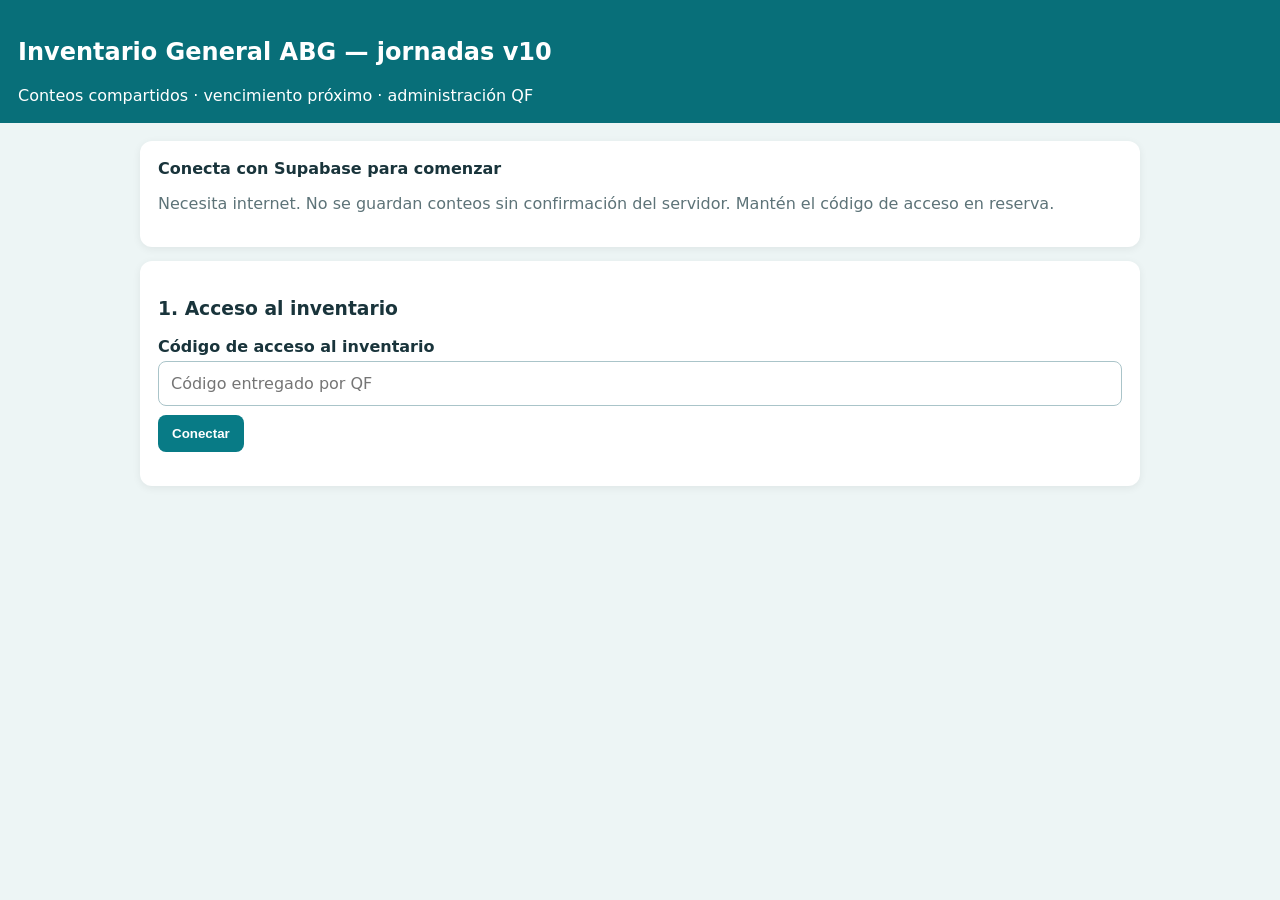
<file: inventario-general-abg-supabase-v10.html>
<!doctype html><html lang="es"><head><meta charset="utf-8"><meta name="viewport" content="width=device-width,initial-scale=1"><title>Inventario ABG sincronizado</title><style>body{font-family:system-ui,Arial;background:#edf5f5;color:#19343b;margin:0}header{background:#086f79;color:white;padding:18px}main{max-width:1000px;margin:18px auto;padding:0 12px}.card{background:white;border-radius:12px;padding:18px;margin-bottom:14px;box-shadow:0 2px 9px #0001}label{display:block;font-weight:600;margin:12px 0 5px}input,select{width:100%;box-sizing:border-box;padding:12px;border:1px solid #aac4c9;border-radius:8px;font:inherit}button{background:#087b86;color:white;border:0;border-radius:8px;padding:11px 14px;margin:9px 5px 0 0;font-weight:600;cursor:pointer}button.secondary{background:#e6f0f1;color:#16545b}button:disabled{opacity:.5}.grid{display:grid;grid-template-columns:repeat(auto-fit,minmax(190px,1fr));gap:12px}table{border-collapse:collapse;width:100%;font-size:14px}td,th{border-bottom:1px solid #e0e9ea;text-align:left;padding:9px}td button{padding:5px 9px;margin:0}small,.muted{color:#5d7378}.notice{padding:12px;background:#e9f5ec;border-radius:8px}.warn{background:#fff2d6;padding:12px;border-radius:8px}dialog{border:0;border-radius:12px;max-width:min(90vw,700px);width:700px;box-shadow:0 12px 40px #0004}dialog::backdrop{background:#0008}#suggest{max-height:220px;overflow:auto;border:1px solid #d1e0e3}#suggest button{display:block;text-align:left;width:100%;margin:0;background:white;color:#163c43;border-bottom:1px solid #eee;border-radius:0}#status{font-weight:600}</style></head><body><header><h2>Inventario General ABG — jornadas v10</h2><div>Conteos compartidos · vencimiento próximo · administración QF</div></header><main><div class="card"><strong id="status">Conecta con Supabase para comenzar</strong><p class="muted">Necesita internet. No se guardan conteos sin confirmación del servidor. Mantén el código de acceso en reserva.</p></div><section class="card" id="login"><h3>1. Acceso al inventario</h3><label>Código de acceso al inventario</label><input id="code" type="password" autocomplete="off" placeholder="Código entregado por QF"><button id="connect">Conectar</button><p id="loginMsg"></p></section><div id="app" hidden><section class="card"><h3>Jornada de inventario</h3><p id="sessionInfo" class="notice">Cargando jornada...</p><label>Consultar jornada</label><select id="sessionSelect"></select><p class="muted">Solo se puede registrar en la jornada abierta. Las anteriores quedan para consulta.</p></section><section class="card"><h3>2. Identificación</h3><label>Funcionaria que realiza el conteo</label><select id="staff"></select><button class="secondary" id="refresh">Actualizar datos</button><button class="secondary" id="logout">Salir</button></section><section class="card"><h3>3. Registrar conteo</h3><label>Buscar medicamento</label><input id="search" placeholder="Escribe al menos dos letras" autocomplete="off"><div id="suggest" hidden></div><p id="chosen" class="muted">Ningún medicamento seleccionado</p><div class="grid"><div><label>Sector (opcional)</label><input id="sector" placeholder="Sector o ubicación"></div><div><label>Cantidad física</label><input id="qty" type="number" min="0" step="1"></div><div><label>Vencimiento</label><input id="expiry" type="date"></div></div><button id="save">Guardar conteo en Supabase</button><p id="saveMsg"></p></section><section class="card"><h3>4. Consolidado compartido</h3><p class="muted">Selecciona el medicamento para ver quién contó, cuánto y el vencimiento.</p><div style="overflow:auto"><table><thead><tr><th>Medicamento</th><th>Total</th><th>Registros</th><th>Vencimiento próximo</th></tr></thead><tbody id="summary"></tbody></table></div><button id="csv">Exportar CSV</button></section><section class="card" id="admin" hidden><h3>Panel QF · Jornadas</h3><label>Fecha de nueva jornada</label><input id="sessionDate" type="date"><label>Nombre de la jornada</label><input id="sessionTitle" value="Inventario general ABG"><button id="createSession">Crear nueva jornada</button><button class="secondary" id="closeSession">Cerrar jornada actual</button><p id="sessionMsg"></p><h3>Maestro de medicamentos</h3><p class="muted">Solo accesible con código QF. Los cambios se comparten al actualizar las tablets.</p><label>Agregar medicamento</label><input id="newProduct" placeholder="Nombre completo, concentración y presentación"><button id="addProduct">Agregar producto</button><label>Editar o desactivar medicamento existente</label><select id="editProduct"></select><input id="editName" placeholder="Nombre corregido"><button id="renameProduct">Guardar modificación</button><button class="secondary" id="toggleProduct">Activar / desactivar</button><h3>Agregar otra funcionaria a la nómina TENS</h3><input id="newStaff" placeholder="Nombre y apellido"><button id="addStaff">Agregar funcionaria</button><p id="adminMsg"></p></section></div><dialog id="detail"><h3 id="detailTitle"></h3><div style="overflow:auto"><table><thead><tr><th>Funcionaria</th><th>Sector</th><th>Cantidad</th><th>Vencimiento</th><th>Fecha</th><th></th></tr></thead><tbody id="detailRows"></tbody></table></div><button class="secondary" id="close">Cerrar</button></dialog></main><script>
const ENDPOINT="https://upbwdypklxnxkhbyzhdu.supabase.co/functions/v1/abg-inventory";const $=id=>document.getElementById(id);let access="",products=[],staff=[],counts=[],sessions=[],isAdmin=false,selected=null,busy=false;
const norm=x=>(x||"").normalize("NFD").replace(/[\u0300-\u036f]/g,"").toLowerCase();
const safe=x=>String(x??"");function msg(id,text){$(id).textContent=text}
async function api(action,more={}){const res=await fetch(ENDPOINT,{method:"POST",headers:{"Content-Type":"application/json"},body:JSON.stringify({action,code:access,...more})});const data=await res.json();if(!res.ok)throw Error(data.error||"Error del servidor");return data}
function cell(tr,v){const td=document.createElement("td");td.textContent=safe(v);tr.append(td);return td}
function productName(id){return products.find(x=>x.id===id)?.name||"Producto no disponible"}
function staffName(id){return staff.find(x=>x.id===id)?.full_name||"Funcionaria no disponible"}
function fmt(d){return d?d.slice(8,10)+"-"+d.slice(5,7)+"-"+d.slice(0,4):""}
function activeSession(){return sessions.find(x=>x.status==="open")}
function currentSession(){return sessions.find(x=>x.id===$("sessionSelect").value)}
function filteredCounts(){const id=$("sessionSelect").value;return counts.filter(x=>x.session_id===id)}
function updateSessions(){const selectedId=$("sessionSelect").value;$("sessionSelect").replaceChildren();for(const s of sessions){$("sessionSelect").add(new Option(s.inventory_date+" · "+s.title+" ("+(s.status==="open"?"Abierta":"Cerrada")+")",s.id))}const open=activeSession();$("sessionSelect").value=sessions.some(x=>x.id===selectedId)?selectedId:(open?.id||sessions[0]?.id||"");const chosen=currentSession();msg("sessionInfo",chosen?chosen.title+" · "+chosen.inventory_date+" · "+(chosen.status==="open"?"ABIERTA":"CERRADA"):"No hay jornadas");$("save").disabled=!chosen||chosen.status!=="open";if(chosen?.status!=="open")msg("saveMsg","Esta jornada es solo de consulta");}
function draw(){updateSessions();const keep=$("staff").value;$("staff").replaceChildren();for(const s of staff.filter(x=>x.active&&(isAdmin?x.role==="QF":x.role!=="QF"))){const o=new Option(s.full_name,s.id);$("staff").add(o)}if(staff.some(s=>s.id===keep&&s.active&&(isAdmin?s.role==="QF":s.role!=="QF")))$("staff").value=keep;else if(isAdmin){const qf=staff.find(s=>s.active&&s.full_name==="Carolina Barrera"&&s.role==="QF");if(qf)$("staff").value=qf.id;}
$("summary").replaceChildren();const groups=new Map();for(const r of filteredCounts()){const k=r.product_id,g=groups.get(k)||{total:0,count:0,expiry:null};g.total+=Number(r.quantity);g.count++;if(!g.expiry||r.expiry_date<g.expiry)g.expiry=r.expiry_date;groups.set(k,g)}
for(const [id,g] of [...groups.entries()].sort((a,b)=>productName(a[0]).localeCompare(productName(b[0]),"es"))){const tr=document.createElement("tr"),td=document.createElement("td"),btn=document.createElement("button");btn.className="secondary";btn.textContent=productName(id);btn.onclick=()=>detail(id);td.append(btn);tr.append(td);cell(tr,g.total);cell(tr,g.count);cell(tr,fmt(g.expiry));$("summary").append(tr)}
$("editProduct").replaceChildren();for(const p of products){const o=new Option((p.active?"":"[INACTIVO] ")+p.name,p.id);$("editProduct").add(o)}editSelect();msg("status","Conectado a Supabase · "+filteredCounts().length+" conteos en esta jornada · última actualización "+new Date().toLocaleTimeString("es-CL"))}
function editSelect(){$("editName").value=products.find(p=>p.id===$("editProduct").value)?.name||""}
function detail(id){msg("detailTitle",productName(id));$("detailRows").replaceChildren();for(const r of filteredCounts().filter(x=>x.product_id===id)){const tr=document.createElement("tr");for(const v of [staffName(r.staff_id),r.sector,r.quantity,fmt(r.expiry_date),new Date(r.created_at).toLocaleString("es-CL")])cell(tr,v);const td=document.createElement("td");if(isAdmin){const b=document.createElement("button");b.textContent="Eliminar";b.className="secondary";b.onclick=async()=>{if(!confirm("¿Eliminar este conteo del servidor?"))return;try{await api("remove_count",{id:r.id});$("detail").close();await load()}catch(e){alert(e.message)}};td.append(b)}tr.append(td);$("detailRows").append(tr)}$("detail").showModal()}
async function load(){const d=await api("load");products=d.products;staff=d.staff;counts=d.counts;sessions=d.sessions||[];isAdmin=d.admin;$("admin").hidden=!isAdmin;draw()}
$("connect").onclick=async()=>{access=$("code").value.trim();if(!access)return msg("loginMsg","Ingresa el código");$("connect").disabled=true;try{await load();$("login").hidden=true;$("app").hidden=false;msg("loginMsg","")}catch(e){msg("loginMsg",e.message);access=""}finally{$("connect").disabled=false}};
$("refresh").onclick=async()=>{try{await load()}catch(e){alert(e.message)}};
$("logout").onclick=()=>{access="";$("code").value="";$("app").hidden=true;$("login").hidden=false;msg("status","Desconectado")};
$("search").oninput=()=>{selected=null;msg("chosen","Ningún medicamento seleccionado");const q=norm($("search").value.trim());$("suggest").replaceChildren();$("suggest").hidden=q.length<2;if(q.length<2)return;for(const p of products.filter(x=>x.active&&norm(x.name).includes(q)).slice(0,35)){const b=document.createElement("button");b.textContent=p.name;b.onclick=()=>{selected=p;msg("chosen","Seleccionado: "+p.name);$("suggest").hidden=true};$("suggest").append(b)}};
$("save").onclick=async()=>{if(busy)return;if(currentSession()?.status!=="open")return msg("saveMsg","La jornada seleccionada está cerrada");if(!selected)return msg("saveMsg","Selecciona un medicamento de las sugerencias");if(!$("staff").value)return msg("saveMsg","Selecciona funcionaria");const q=Number($("qty").value);if(!$("qty").value||!Number.isSafeInteger(q)||q<0)return msg("saveMsg","Ingresa cantidad entera válida");if(!$("expiry").value)return msg("saveMsg","Ingresa vencimiento");busy=true;$("save").disabled=true;msg("saveMsg","Guardando en Supabase…");try{await api("count",{product_id:selected.id,staff_id:$("staff").value,quantity:q,expiry_date:$("expiry").value,sector:$("sector").value});msg("saveMsg","✓ Conteo confirmado por Supabase");$("qty").value="";$("expiry").value="";$("search").value="";selected=null;msg("chosen","Ningún medicamento seleccionado");await load()}catch(e){msg("saveMsg","NO SE GUARDÓ: "+e.message)}finally{busy=false;$("save").disabled=false}};
$("sessionSelect").onchange=draw;
$("sessionDate").value=new Date().toLocaleDateString("en-CA");
$("createSession").onclick=async()=>{if(!confirm("¿Crear nueva jornada? Solo se permite cuando la anterior esté cerrada."))return;try{await api("session_create",{inventory_date:$("sessionDate").value,title:$("sessionTitle").value});await load();msg("sessionMsg","Jornada creada")}catch(e){msg("sessionMsg",e.message)}};
$("closeSession").onclick=async()=>{const a=activeSession();if(!a)return msg("sessionMsg","No hay jornada abierta");if(!confirm("¿Cerrar la jornada "+a.inventory_date+"? Se bloquearán nuevos conteos. Esta acción no se puede deshacer desde la aplicación."))return;try{await api("session_close",{id:a.id});await load();msg("sessionMsg","Jornada cerrada")}catch(e){msg("sessionMsg",e.message)}};
$("editProduct").onchange=editSelect;
async function adminAction(action,payload){try{await api(action,payload);msg("adminMsg","✓ Cambio guardado");await load()}catch(e){msg("adminMsg","Error: "+e.message)}}
$("addProduct").onclick=()=>adminAction("product",{name:$("newProduct").value});
$("renameProduct").onclick=()=>adminAction("product",{id:$("editProduct").value,name:$("editName").value});
$("toggleProduct").onclick=()=>{const p=products.find(x=>x.id===$("editProduct").value);if(p&&confirm((p.active?"Desactivar ":"Activar ")+p.name+"?"))adminAction("product_status",{id:p.id,active:!p.active})};
$("addStaff").onclick=()=>adminAction("staff",{name:$("newStaff").value});
$("close").onclick=()=>$("detail").close();$("detail").onclick=e=>{if(e.target===$("detail"))$("detail").close()};
$("csv").onclick=()=>{const rows=[["Medicamento","Funcionaria","Sector","Cantidad","Vencimiento","Fecha"],...filteredCounts().map(r=>[productName(r.product_id),staffName(r.staff_id),r.sector,r.quantity,r.expiry_date,r.created_at])];const csv="\ufeff"+rows.map(r=>r.map(v=>'"'+safe(v).replaceAll('"','""')+'"').join(";")).join("\r\n");const a=document.createElement("a");a.href=URL.createObjectURL(new Blob([csv],{type:"text/csv;charset=utf-8"}));a.download="inventario_abg_conteos.csv";a.click();setTimeout(()=>URL.revokeObjectURL(a.href),3000)};
setInterval(()=>{if(access&&!busy&&!document.hidden)load().catch(()=>msg("status","Sin conexión: revisa internet antes de guardar"))},15000);
</script></body></html>
</file>
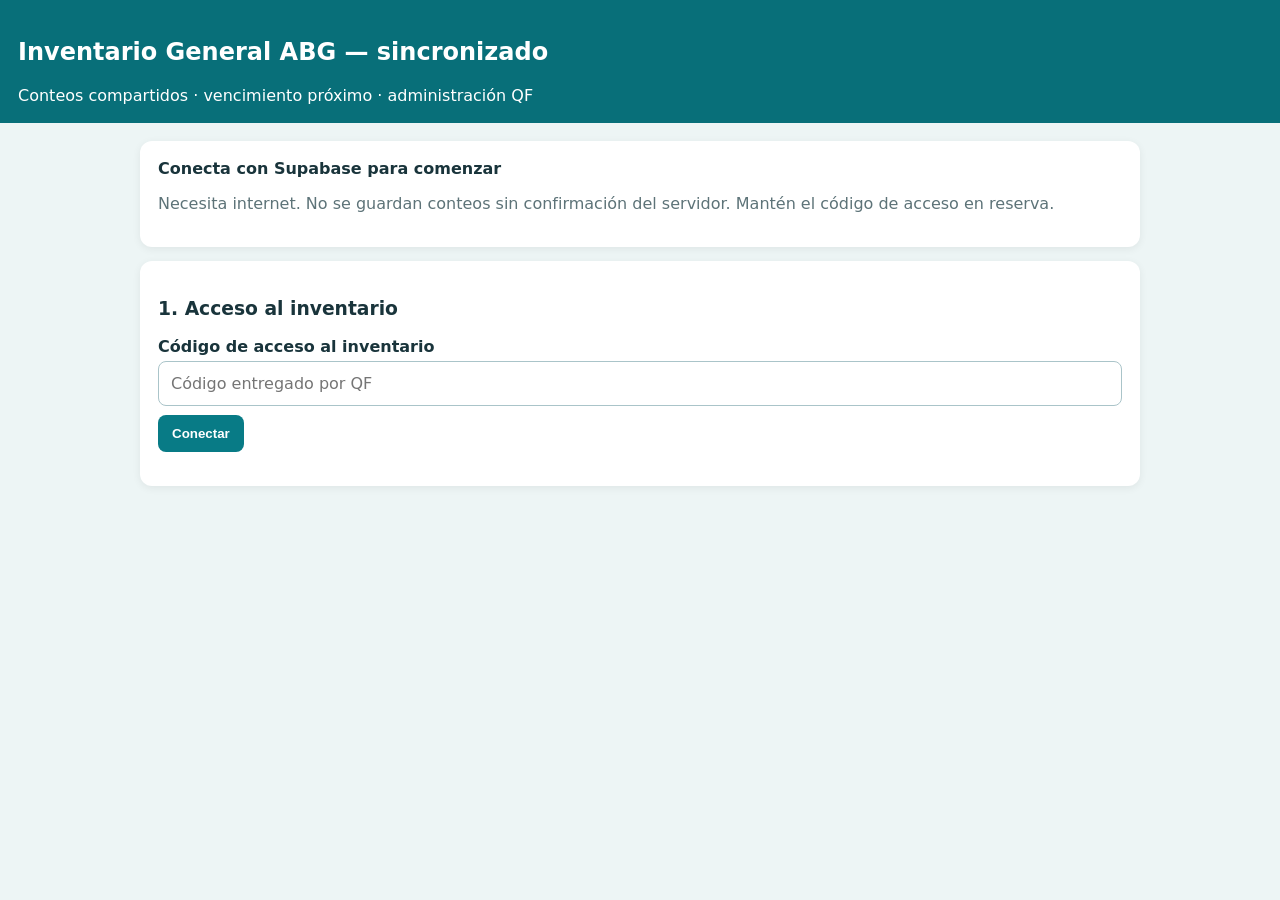
<file: inventario-general-abg-supabase-v8.html>
<!doctype html><html lang="es"><head><meta charset="utf-8"><meta name="viewport" content="width=device-width,initial-scale=1"><title>Inventario ABG sincronizado</title><style>body{font-family:system-ui,Arial;background:#edf5f5;color:#19343b;margin:0}header{background:#086f79;color:white;padding:18px}main{max-width:1000px;margin:18px auto;padding:0 12px}.card{background:white;border-radius:12px;padding:18px;margin-bottom:14px;box-shadow:0 2px 9px #0001}label{display:block;font-weight:600;margin:12px 0 5px}input,select{width:100%;box-sizing:border-box;padding:12px;border:1px solid #aac4c9;border-radius:8px;font:inherit}button{background:#087b86;color:white;border:0;border-radius:8px;padding:11px 14px;margin:9px 5px 0 0;font-weight:600;cursor:pointer}button.secondary{background:#e6f0f1;color:#16545b}button:disabled{opacity:.5}.grid{display:grid;grid-template-columns:repeat(auto-fit,minmax(190px,1fr));gap:12px}table{border-collapse:collapse;width:100%;font-size:14px}td,th{border-bottom:1px solid #e0e9ea;text-align:left;padding:9px}td button{padding:5px 9px;margin:0}small,.muted{color:#5d7378}.notice{padding:12px;background:#e9f5ec;border-radius:8px}.warn{background:#fff2d6;padding:12px;border-radius:8px}dialog{border:0;border-radius:12px;max-width:min(90vw,700px);width:700px;box-shadow:0 12px 40px #0004}dialog::backdrop{background:#0008}#suggest{max-height:220px;overflow:auto;border:1px solid #d1e0e3}#suggest button{display:block;text-align:left;width:100%;margin:0;background:white;color:#163c43;border-bottom:1px solid #eee;border-radius:0}#status{font-weight:600}</style></head><body><header><h2>Inventario General ABG — sincronizado</h2><div>Conteos compartidos · vencimiento próximo · administración QF</div></header><main><div class="card"><strong id="status">Conecta con Supabase para comenzar</strong><p class="muted">Necesita internet. No se guardan conteos sin confirmación del servidor. Mantén el código de acceso en reserva.</p></div><section class="card" id="login"><h3>1. Acceso al inventario</h3><label>Código de acceso al inventario</label><input id="code" type="password" autocomplete="off" placeholder="Código entregado por QF"><button id="connect">Conectar</button><p id="loginMsg"></p></section><div id="app" hidden><section class="card"><h3>2. Identificación</h3><label>Funcionaria que realiza el conteo</label><select id="staff"></select><button class="secondary" id="refresh">Actualizar datos</button><button class="secondary" id="logout">Salir</button></section><section class="card"><h3>3. Registrar conteo</h3><label>Buscar medicamento</label><input id="search" placeholder="Escribe al menos dos letras" autocomplete="off"><div id="suggest" hidden></div><p id="chosen" class="muted">Ningún medicamento seleccionado</p><div class="grid"><div><label>Sector (opcional)</label><input id="sector" placeholder="Sector o ubicación"></div><div><label>Cantidad física</label><input id="qty" type="number" min="0" step="1"></div><div><label>Vencimiento</label><input id="expiry" type="date"></div></div><button id="save">Guardar conteo en Supabase</button><p id="saveMsg"></p></section><section class="card"><h3>4. Consolidado compartido</h3><p class="muted">Selecciona el medicamento para ver quién contó, cuánto y el vencimiento.</p><div style="overflow:auto"><table><thead><tr><th>Medicamento</th><th>Total</th><th>Registros</th><th>Vencimiento próximo</th></tr></thead><tbody id="summary"></tbody></table></div><button id="csv">Exportar CSV</button></section><section class="card" id="admin" hidden><h3>Panel QF · Maestro de medicamentos</h3><p class="muted">Solo accesible con código QF. Los cambios se comparten al actualizar las tablets.</p><label>Agregar medicamento</label><input id="newProduct" placeholder="Nombre completo, concentración y presentación"><button id="addProduct">Agregar producto</button><label>Editar o desactivar medicamento existente</label><select id="editProduct"></select><input id="editName" placeholder="Nombre corregido"><button id="renameProduct">Guardar modificación</button><button class="secondary" id="toggleProduct">Activar / desactivar</button><h3>Agregar funcionaria</h3><input id="newStaff" placeholder="Nombre y apellido"><button id="addStaff">Agregar funcionaria</button><p id="adminMsg"></p></section></div><dialog id="detail"><h3 id="detailTitle"></h3><div style="overflow:auto"><table><thead><tr><th>Funcionaria</th><th>Sector</th><th>Cantidad</th><th>Vencimiento</th><th>Fecha</th><th></th></tr></thead><tbody id="detailRows"></tbody></table></div><button class="secondary" id="close">Cerrar</button></dialog></main><script>
const ENDPOINT="https://upbwdypklxnxkhbyzhdu.supabase.co/functions/v1/abg-inventory";const $=id=>document.getElementById(id);let access="",products=[],staff=[],counts=[],isAdmin=false,selected=null,busy=false;
const norm=x=>(x||"").normalize("NFD").replace(/[\u0300-\u036f]/g,"").toLowerCase();
const safe=x=>String(x??"");function msg(id,text){$(id).textContent=text}
async function api(action,more={}){const res=await fetch(ENDPOINT,{method:"POST",headers:{"Content-Type":"application/json"},body:JSON.stringify({action,code:access,...more})});const data=await res.json();if(!res.ok)throw Error(data.error||"Error del servidor");return data}
function cell(tr,v){const td=document.createElement("td");td.textContent=safe(v);tr.append(td);return td}
function productName(id){return products.find(x=>x.id===id)?.name||"Producto no disponible"}
function staffName(id){return staff.find(x=>x.id===id)?.full_name||"Funcionaria no disponible"}
function fmt(d){return d?d.slice(8,10)+"-"+d.slice(5,7)+"-"+d.slice(0,4):""}
function draw(){const keep=$("staff").value;$("staff").replaceChildren();for(const s of staff.filter(x=>x.active)){const o=new Option(s.full_name,s.id);$("staff").add(o)}if(staff.some(s=>s.id===keep&&s.active))$("staff").value=keep;
$("summary").replaceChildren();const groups=new Map();for(const r of counts){const k=r.product_id,g=groups.get(k)||{total:0,count:0,expiry:null};g.total+=Number(r.quantity);g.count++;if(!g.expiry||r.expiry_date<g.expiry)g.expiry=r.expiry_date;groups.set(k,g)}
for(const [id,g] of [...groups.entries()].sort((a,b)=>productName(a[0]).localeCompare(productName(b[0]),"es"))){const tr=document.createElement("tr"),td=document.createElement("td"),btn=document.createElement("button");btn.className="secondary";btn.textContent=productName(id);btn.onclick=()=>detail(id);td.append(btn);tr.append(td);cell(tr,g.total);cell(tr,g.count);cell(tr,fmt(g.expiry));$("summary").append(tr)}
$("editProduct").replaceChildren();for(const p of products){const o=new Option((p.active?"":"[INACTIVO] ")+p.name,p.id);$("editProduct").add(o)}editSelect();msg("status","Conectado a Supabase · "+counts.length+" conteos compartidos · última actualización "+new Date().toLocaleTimeString("es-CL"))}
function editSelect(){$("editName").value=products.find(p=>p.id===$("editProduct").value)?.name||""}
function detail(id){msg("detailTitle",productName(id));$("detailRows").replaceChildren();for(const r of counts.filter(x=>x.product_id===id)){const tr=document.createElement("tr");for(const v of [staffName(r.staff_id),r.sector,r.quantity,fmt(r.expiry_date),new Date(r.created_at).toLocaleString("es-CL")])cell(tr,v);const td=document.createElement("td");if(isAdmin){const b=document.createElement("button");b.textContent="Eliminar";b.className="secondary";b.onclick=async()=>{if(!confirm("¿Eliminar este conteo del servidor?"))return;try{await api("remove_count",{id:r.id});$("detail").close();await load()}catch(e){alert(e.message)}};td.append(b)}tr.append(td);$("detailRows").append(tr)}$("detail").showModal()}
async function load(){const d=await api("load");products=d.products;staff=d.staff;counts=d.counts;isAdmin=d.admin;$("admin").hidden=!isAdmin;draw()}
$("connect").onclick=async()=>{access=$("code").value.trim();if(!access)return msg("loginMsg","Ingresa el código");$("connect").disabled=true;try{await load();$("login").hidden=true;$("app").hidden=false;msg("loginMsg","")}catch(e){msg("loginMsg",e.message);access=""}finally{$("connect").disabled=false}};
$("refresh").onclick=async()=>{try{await load()}catch(e){alert(e.message)}};
$("logout").onclick=()=>{access="";$("code").value="";$("app").hidden=true;$("login").hidden=false;msg("status","Desconectado")};
$("search").oninput=()=>{selected=null;msg("chosen","Ningún medicamento seleccionado");const q=norm($("search").value.trim());$("suggest").replaceChildren();$("suggest").hidden=q.length<2;if(q.length<2)return;for(const p of products.filter(x=>x.active&&norm(x.name).includes(q)).slice(0,35)){const b=document.createElement("button");b.textContent=p.name;b.onclick=()=>{selected=p;msg("chosen","Seleccionado: "+p.name);$("suggest").hidden=true};$("suggest").append(b)}};
$("save").onclick=async()=>{if(busy)return;if(!selected)return msg("saveMsg","Selecciona un medicamento de las sugerencias");if(!$("staff").value)return msg("saveMsg","Selecciona funcionaria");const q=Number($("qty").value);if(!$("qty").value||!Number.isSafeInteger(q)||q<0)return msg("saveMsg","Ingresa cantidad entera válida");if(!$("expiry").value)return msg("saveMsg","Ingresa vencimiento");busy=true;$("save").disabled=true;msg("saveMsg","Guardando en Supabase…");try{await api("count",{product_id:selected.id,staff_id:$("staff").value,quantity:q,expiry_date:$("expiry").value,sector:$("sector").value});msg("saveMsg","✓ Conteo confirmado por Supabase");$("qty").value="";$("expiry").value="";$("search").value="";selected=null;msg("chosen","Ningún medicamento seleccionado");await load()}catch(e){msg("saveMsg","NO SE GUARDÓ: "+e.message)}finally{busy=false;$("save").disabled=false}};
$("editProduct").onchange=editSelect;
async function adminAction(action,payload){try{await api(action,payload);msg("adminMsg","✓ Cambio guardado");await load()}catch(e){msg("adminMsg","Error: "+e.message)}}
$("addProduct").onclick=()=>adminAction("product",{name:$("newProduct").value});
$("renameProduct").onclick=()=>adminAction("product",{id:$("editProduct").value,name:$("editName").value});
$("toggleProduct").onclick=()=>{const p=products.find(x=>x.id===$("editProduct").value);if(p&&confirm((p.active?"Desactivar ":"Activar ")+p.name+"?"))adminAction("product_status",{id:p.id,active:!p.active})};
$("addStaff").onclick=()=>adminAction("staff",{name:$("newStaff").value});
$("close").onclick=()=>$("detail").close();$("detail").onclick=e=>{if(e.target===$("detail"))$("detail").close()};
$("csv").onclick=()=>{const rows=[["Medicamento","Funcionaria","Sector","Cantidad","Vencimiento","Fecha"],...counts.map(r=>[productName(r.product_id),staffName(r.staff_id),r.sector,r.quantity,r.expiry_date,r.created_at])];const csv="\ufeff"+rows.map(r=>r.map(v=>'"'+safe(v).replaceAll('"','""')+'"').join(";")).join("\r\n");const a=document.createElement("a");a.href=URL.createObjectURL(new Blob([csv],{type:"text/csv;charset=utf-8"}));a.download="inventario_abg_conteos.csv";a.click();setTimeout(()=>URL.revokeObjectURL(a.href),3000)};
setInterval(()=>{if(access&&!busy&&!document.hidden)load().catch(()=>msg("status","Sin conexión: revisa internet antes de guardar"))},15000);
</script></body></html>
</file>
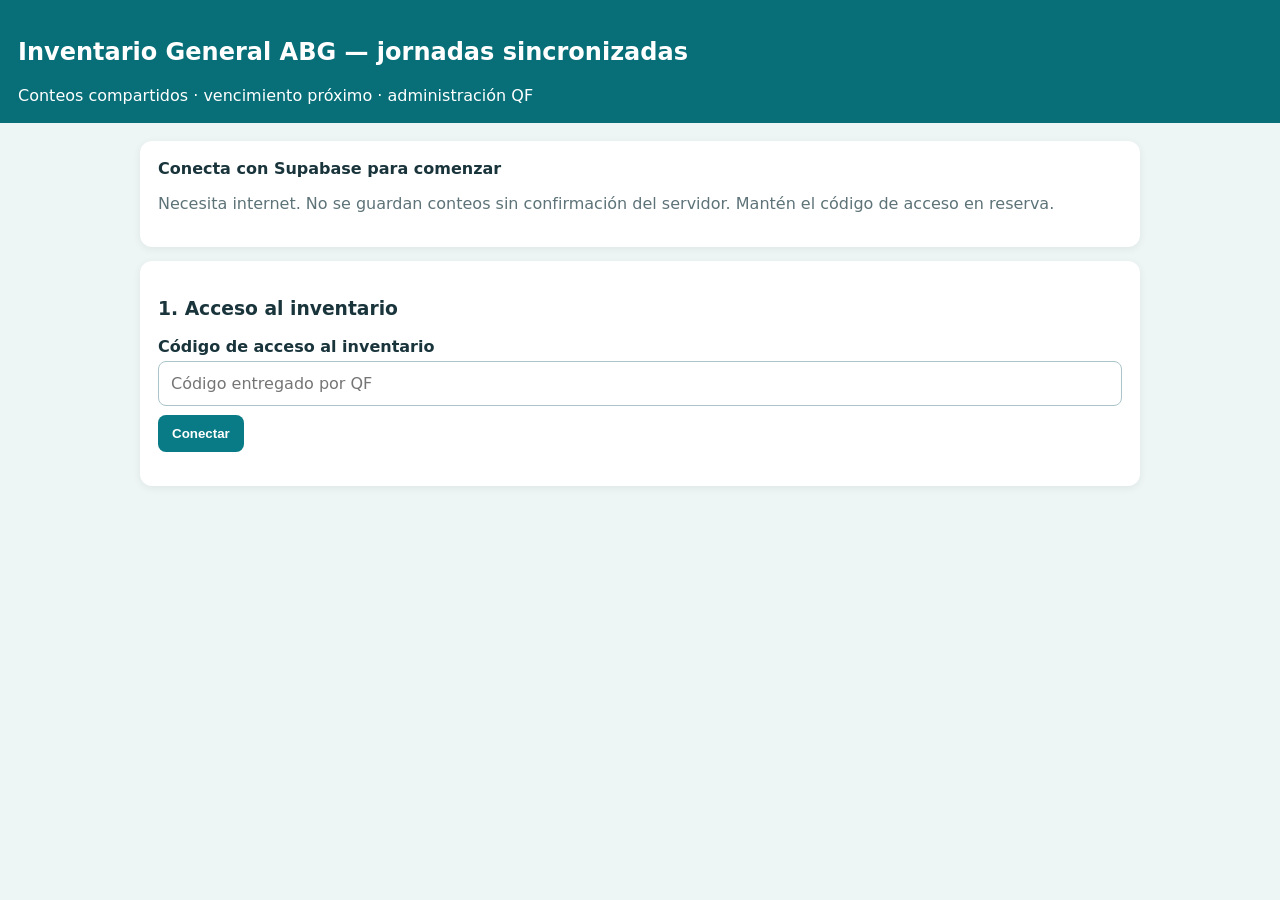
<file: inventario-general-abg-supabase-v9.html>
<!doctype html><html lang="es"><head><meta charset="utf-8"><meta name="viewport" content="width=device-width,initial-scale=1"><title>Inventario ABG sincronizado</title><style>body{font-family:system-ui,Arial;background:#edf5f5;color:#19343b;margin:0}header{background:#086f79;color:white;padding:18px}main{max-width:1000px;margin:18px auto;padding:0 12px}.card{background:white;border-radius:12px;padding:18px;margin-bottom:14px;box-shadow:0 2px 9px #0001}label{display:block;font-weight:600;margin:12px 0 5px}input,select{width:100%;box-sizing:border-box;padding:12px;border:1px solid #aac4c9;border-radius:8px;font:inherit}button{background:#087b86;color:white;border:0;border-radius:8px;padding:11px 14px;margin:9px 5px 0 0;font-weight:600;cursor:pointer}button.secondary{background:#e6f0f1;color:#16545b}button:disabled{opacity:.5}.grid{display:grid;grid-template-columns:repeat(auto-fit,minmax(190px,1fr));gap:12px}table{border-collapse:collapse;width:100%;font-size:14px}td,th{border-bottom:1px solid #e0e9ea;text-align:left;padding:9px}td button{padding:5px 9px;margin:0}small,.muted{color:#5d7378}.notice{padding:12px;background:#e9f5ec;border-radius:8px}.warn{background:#fff2d6;padding:12px;border-radius:8px}dialog{border:0;border-radius:12px;max-width:min(90vw,700px);width:700px;box-shadow:0 12px 40px #0004}dialog::backdrop{background:#0008}#suggest{max-height:220px;overflow:auto;border:1px solid #d1e0e3}#suggest button{display:block;text-align:left;width:100%;margin:0;background:white;color:#163c43;border-bottom:1px solid #eee;border-radius:0}#status{font-weight:600}</style></head><body><header><h2>Inventario General ABG — jornadas sincronizadas</h2><div>Conteos compartidos · vencimiento próximo · administración QF</div></header><main><div class="card"><strong id="status">Conecta con Supabase para comenzar</strong><p class="muted">Necesita internet. No se guardan conteos sin confirmación del servidor. Mantén el código de acceso en reserva.</p></div><section class="card" id="login"><h3>1. Acceso al inventario</h3><label>Código de acceso al inventario</label><input id="code" type="password" autocomplete="off" placeholder="Código entregado por QF"><button id="connect">Conectar</button><p id="loginMsg"></p></section><div id="app" hidden><section class="card"><h3>Jornada de inventario</h3><p id="sessionInfo" class="notice">Cargando jornada...</p><label>Consultar jornada</label><select id="sessionSelect"></select><p class="muted">Solo se puede registrar en la jornada abierta. Las anteriores quedan para consulta.</p></section><section class="card"><h3>2. Identificación</h3><label>Funcionaria que realiza el conteo</label><select id="staff"></select><button class="secondary" id="refresh">Actualizar datos</button><button class="secondary" id="logout">Salir</button></section><section class="card"><h3>3. Registrar conteo</h3><label>Buscar medicamento</label><input id="search" placeholder="Escribe al menos dos letras" autocomplete="off"><div id="suggest" hidden></div><p id="chosen" class="muted">Ningún medicamento seleccionado</p><div class="grid"><div><label>Sector (opcional)</label><input id="sector" placeholder="Sector o ubicación"></div><div><label>Cantidad física</label><input id="qty" type="number" min="0" step="1"></div><div><label>Vencimiento</label><input id="expiry" type="date"></div></div><button id="save">Guardar conteo en Supabase</button><p id="saveMsg"></p></section><section class="card"><h3>4. Consolidado compartido</h3><p class="muted">Selecciona el medicamento para ver quién contó, cuánto y el vencimiento.</p><div style="overflow:auto"><table><thead><tr><th>Medicamento</th><th>Total</th><th>Registros</th><th>Vencimiento próximo</th></tr></thead><tbody id="summary"></tbody></table></div><button id="csv">Exportar CSV</button></section><section class="card" id="admin" hidden><h3>Panel QF · Jornadas</h3><label>Fecha de nueva jornada</label><input id="sessionDate" type="date"><label>Nombre de la jornada</label><input id="sessionTitle" value="Inventario general ABG"><button id="createSession">Crear nueva jornada</button><button class="secondary" id="closeSession">Cerrar jornada actual</button><p id="sessionMsg"></p><h3>Maestro de medicamentos</h3><p class="muted">Solo accesible con código QF. Los cambios se comparten al actualizar las tablets.</p><label>Agregar medicamento</label><input id="newProduct" placeholder="Nombre completo, concentración y presentación"><button id="addProduct">Agregar producto</button><label>Editar o desactivar medicamento existente</label><select id="editProduct"></select><input id="editName" placeholder="Nombre corregido"><button id="renameProduct">Guardar modificación</button><button class="secondary" id="toggleProduct">Activar / desactivar</button><h3>Agregar funcionaria</h3><input id="newStaff" placeholder="Nombre y apellido"><button id="addStaff">Agregar funcionaria</button><p id="adminMsg"></p></section></div><dialog id="detail"><h3 id="detailTitle"></h3><div style="overflow:auto"><table><thead><tr><th>Funcionaria</th><th>Sector</th><th>Cantidad</th><th>Vencimiento</th><th>Fecha</th><th></th></tr></thead><tbody id="detailRows"></tbody></table></div><button class="secondary" id="close">Cerrar</button></dialog></main><script>
const ENDPOINT="https://upbwdypklxnxkhbyzhdu.supabase.co/functions/v1/abg-inventory";const $=id=>document.getElementById(id);let access="",products=[],staff=[],counts=[],sessions=[],isAdmin=false,selected=null,busy=false;
const norm=x=>(x||"").normalize("NFD").replace(/[\u0300-\u036f]/g,"").toLowerCase();
const safe=x=>String(x??"");function msg(id,text){$(id).textContent=text}
async function api(action,more={}){const res=await fetch(ENDPOINT,{method:"POST",headers:{"Content-Type":"application/json"},body:JSON.stringify({action,code:access,...more})});const data=await res.json();if(!res.ok)throw Error(data.error||"Error del servidor");return data}
function cell(tr,v){const td=document.createElement("td");td.textContent=safe(v);tr.append(td);return td}
function productName(id){return products.find(x=>x.id===id)?.name||"Producto no disponible"}
function staffName(id){return staff.find(x=>x.id===id)?.full_name||"Funcionaria no disponible"}
function fmt(d){return d?d.slice(8,10)+"-"+d.slice(5,7)+"-"+d.slice(0,4):""}
function activeSession(){return sessions.find(x=>x.status==="open")}
function currentSession(){return sessions.find(x=>x.id===$("sessionSelect").value)}
function filteredCounts(){const id=$("sessionSelect").value;return counts.filter(x=>x.session_id===id)}
function updateSessions(){const selectedId=$("sessionSelect").value;$("sessionSelect").replaceChildren();for(const s of sessions){$("sessionSelect").add(new Option(s.inventory_date+" · "+s.title+" ("+(s.status==="open"?"Abierta":"Cerrada")+")",s.id))}const open=activeSession();$("sessionSelect").value=sessions.some(x=>x.id===selectedId)?selectedId:(open?.id||sessions[0]?.id||"");const chosen=currentSession();msg("sessionInfo",chosen?chosen.title+" · "+chosen.inventory_date+" · "+(chosen.status==="open"?"ABIERTA":"CERRADA"):"No hay jornadas");$("save").disabled=!chosen||chosen.status!=="open";if(chosen?.status!=="open")msg("saveMsg","Esta jornada es solo de consulta");}
function draw(){updateSessions();const keep=$("staff").value;$("staff").replaceChildren();for(const s of staff.filter(x=>x.active)){const o=new Option(s.full_name,s.id);$("staff").add(o)}if(staff.some(s=>s.id===keep&&s.active))$("staff").value=keep;
$("summary").replaceChildren();const groups=new Map();for(const r of filteredCounts()){const k=r.product_id,g=groups.get(k)||{total:0,count:0,expiry:null};g.total+=Number(r.quantity);g.count++;if(!g.expiry||r.expiry_date<g.expiry)g.expiry=r.expiry_date;groups.set(k,g)}
for(const [id,g] of [...groups.entries()].sort((a,b)=>productName(a[0]).localeCompare(productName(b[0]),"es"))){const tr=document.createElement("tr"),td=document.createElement("td"),btn=document.createElement("button");btn.className="secondary";btn.textContent=productName(id);btn.onclick=()=>detail(id);td.append(btn);tr.append(td);cell(tr,g.total);cell(tr,g.count);cell(tr,fmt(g.expiry));$("summary").append(tr)}
$("editProduct").replaceChildren();for(const p of products){const o=new Option((p.active?"":"[INACTIVO] ")+p.name,p.id);$("editProduct").add(o)}editSelect();msg("status","Conectado a Supabase · "+filteredCounts().length+" conteos en esta jornada · última actualización "+new Date().toLocaleTimeString("es-CL"))}
function editSelect(){$("editName").value=products.find(p=>p.id===$("editProduct").value)?.name||""}
function detail(id){msg("detailTitle",productName(id));$("detailRows").replaceChildren();for(const r of filteredCounts().filter(x=>x.product_id===id)){const tr=document.createElement("tr");for(const v of [staffName(r.staff_id),r.sector,r.quantity,fmt(r.expiry_date),new Date(r.created_at).toLocaleString("es-CL")])cell(tr,v);const td=document.createElement("td");if(isAdmin){const b=document.createElement("button");b.textContent="Eliminar";b.className="secondary";b.onclick=async()=>{if(!confirm("¿Eliminar este conteo del servidor?"))return;try{await api("remove_count",{id:r.id});$("detail").close();await load()}catch(e){alert(e.message)}};td.append(b)}tr.append(td);$("detailRows").append(tr)}$("detail").showModal()}
async function load(){const d=await api("load");products=d.products;staff=d.staff;counts=d.counts;sessions=d.sessions||[];isAdmin=d.admin;$("admin").hidden=!isAdmin;draw()}
$("connect").onclick=async()=>{access=$("code").value.trim();if(!access)return msg("loginMsg","Ingresa el código");$("connect").disabled=true;try{await load();$("login").hidden=true;$("app").hidden=false;msg("loginMsg","")}catch(e){msg("loginMsg",e.message);access=""}finally{$("connect").disabled=false}};
$("refresh").onclick=async()=>{try{await load()}catch(e){alert(e.message)}};
$("logout").onclick=()=>{access="";$("code").value="";$("app").hidden=true;$("login").hidden=false;msg("status","Desconectado")};
$("search").oninput=()=>{selected=null;msg("chosen","Ningún medicamento seleccionado");const q=norm($("search").value.trim());$("suggest").replaceChildren();$("suggest").hidden=q.length<2;if(q.length<2)return;for(const p of products.filter(x=>x.active&&norm(x.name).includes(q)).slice(0,35)){const b=document.createElement("button");b.textContent=p.name;b.onclick=()=>{selected=p;msg("chosen","Seleccionado: "+p.name);$("suggest").hidden=true};$("suggest").append(b)}};
$("save").onclick=async()=>{if(busy)return;if(currentSession()?.status!=="open")return msg("saveMsg","La jornada seleccionada está cerrada");if(!selected)return msg("saveMsg","Selecciona un medicamento de las sugerencias");if(!$("staff").value)return msg("saveMsg","Selecciona funcionaria");const q=Number($("qty").value);if(!$("qty").value||!Number.isSafeInteger(q)||q<0)return msg("saveMsg","Ingresa cantidad entera válida");if(!$("expiry").value)return msg("saveMsg","Ingresa vencimiento");busy=true;$("save").disabled=true;msg("saveMsg","Guardando en Supabase…");try{await api("count",{product_id:selected.id,staff_id:$("staff").value,quantity:q,expiry_date:$("expiry").value,sector:$("sector").value});msg("saveMsg","✓ Conteo confirmado por Supabase");$("qty").value="";$("expiry").value="";$("search").value="";selected=null;msg("chosen","Ningún medicamento seleccionado");await load()}catch(e){msg("saveMsg","NO SE GUARDÓ: "+e.message)}finally{busy=false;$("save").disabled=false}};
$("sessionSelect").onchange=draw;
$("sessionDate").value=new Date().toLocaleDateString("en-CA");
$("createSession").onclick=async()=>{if(!confirm("¿Crear nueva jornada? Solo se permite cuando la anterior esté cerrada."))return;try{await api("session_create",{inventory_date:$("sessionDate").value,title:$("sessionTitle").value});await load();msg("sessionMsg","Jornada creada")}catch(e){msg("sessionMsg",e.message)}};
$("closeSession").onclick=async()=>{const a=activeSession();if(!a)return msg("sessionMsg","No hay jornada abierta");if(!confirm("¿Cerrar la jornada "+a.inventory_date+"? Se bloquearán nuevos conteos. Esta acción no se puede deshacer desde la aplicación."))return;try{await api("session_close",{id:a.id});await load();msg("sessionMsg","Jornada cerrada")}catch(e){msg("sessionMsg",e.message)}};
$("editProduct").onchange=editSelect;
async function adminAction(action,payload){try{await api(action,payload);msg("adminMsg","✓ Cambio guardado");await load()}catch(e){msg("adminMsg","Error: "+e.message)}}
$("addProduct").onclick=()=>adminAction("product",{name:$("newProduct").value});
$("renameProduct").onclick=()=>adminAction("product",{id:$("editProduct").value,name:$("editName").value});
$("toggleProduct").onclick=()=>{const p=products.find(x=>x.id===$("editProduct").value);if(p&&confirm((p.active?"Desactivar ":"Activar ")+p.name+"?"))adminAction("product_status",{id:p.id,active:!p.active})};
$("addStaff").onclick=()=>adminAction("staff",{name:$("newStaff").value});
$("close").onclick=()=>$("detail").close();$("detail").onclick=e=>{if(e.target===$("detail"))$("detail").close()};
$("csv").onclick=()=>{const rows=[["Medicamento","Funcionaria","Sector","Cantidad","Vencimiento","Fecha"],...filteredCounts().map(r=>[productName(r.product_id),staffName(r.staff_id),r.sector,r.quantity,r.expiry_date,r.created_at])];const csv="\ufeff"+rows.map(r=>r.map(v=>'"'+safe(v).replaceAll('"','""')+'"').join(";")).join("\r\n");const a=document.createElement("a");a.href=URL.createObjectURL(new Blob([csv],{type:"text/csv;charset=utf-8"}));a.download="inventario_abg_conteos.csv";a.click();setTimeout(()=>URL.revokeObjectURL(a.href),3000)};
setInterval(()=>{if(access&&!busy&&!document.hidden)load().catch(()=>msg("status","Sin conexión: revisa internet antes de guardar"))},15000);
</script></body></html>
</file>
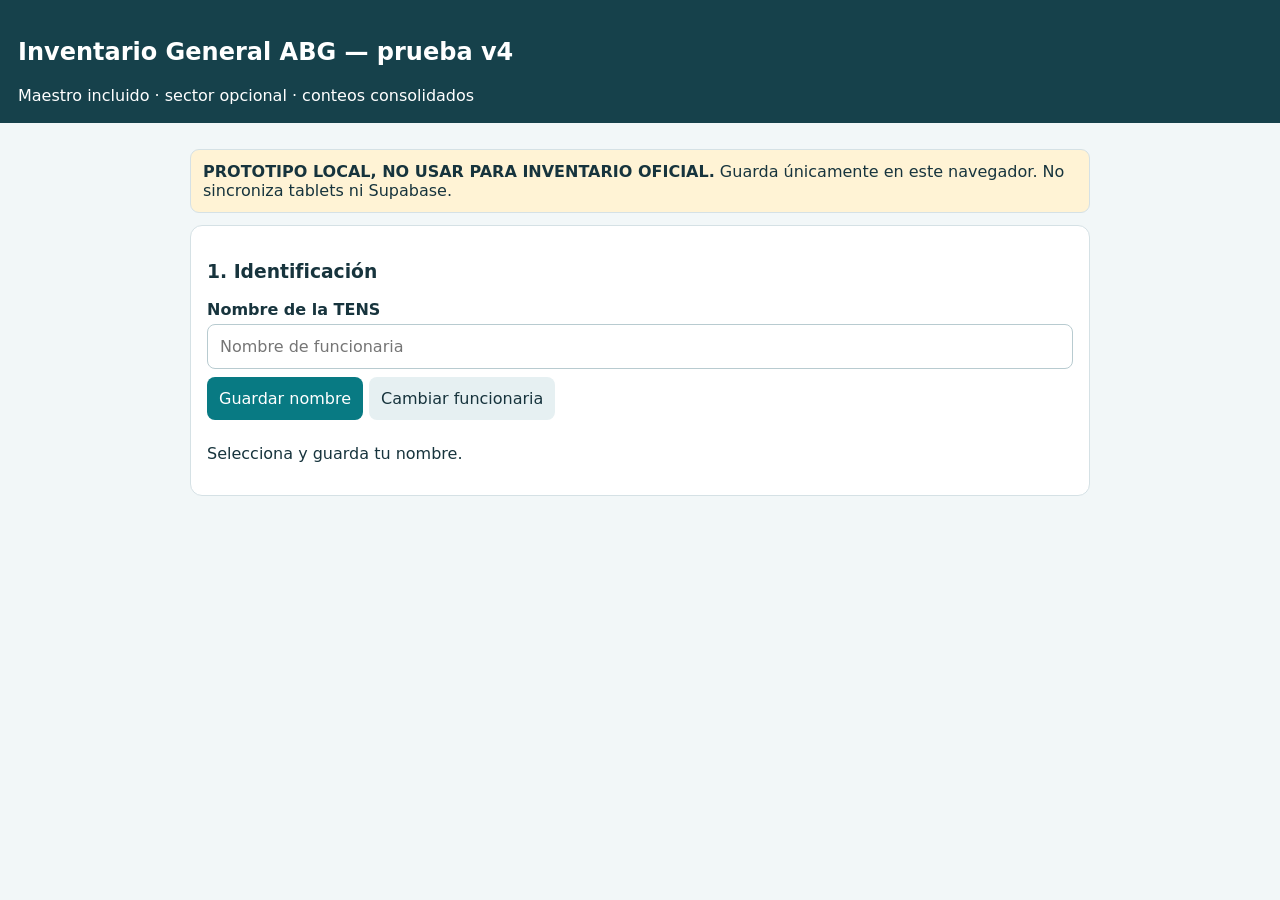
<file: prueba-inventario-general-v4.html>
<!doctype html><html lang="es"><head><meta charset="utf-8"><meta name="viewport" content="width=device-width, initial-scale=1"><title>Prueba conteo general ABG v3</title><style>
:root{font-family:system-ui,sans-serif;color:#17343d;background:#f2f7f8}body{margin:0}header{background:#16414b;color:white;padding:18px}main{max-width:900px;margin:auto;padding:14px}.card{background:white;border:1px solid #d5e1e5;border-radius:12px;padding:16px;margin:12px 0}label{display:block;font-weight:650;margin:12px 0 5px}input,button{font:inherit;padding:12px;border-radius:8px;box-sizing:border-box}input{width:100%;border:1px solid #b8cbd0}button{background:#087a83;color:white;border:0;cursor:pointer;margin:8px 6px 8px 0}.secondary{background:#e6f0f2;color:#17343d}.grid{display:grid;grid-template-columns:1fr 1fr;gap:12px}.warning{background:#fff3d5;padding:12px;border-radius:9px}.suggest{border:1px solid #ccdce0;border-radius:8px;max-height:210px;overflow:auto}.suggest button{display:block;background:white;color:#17343d;width:100%;text-align:left;border-radius:0;margin:0;border-bottom:1px solid #e6eef0}.suggest button:hover{background:#e5f5f5}.chosen{color:#067b54;font-weight:700}dialog{max-width:850px;width:calc(100% - 28px);border:0;border-radius:12px;padding:20px} .detail-link{background:none;color:#087a83;text-decoration:underline;text-align:left;padding:0;margin:0;font-weight:650} table{width:100%;border-collapse:collapse}td,th{padding:9px;border-bottom:1px solid #e4ecef;text-align:left}small{color:#596d72}@media(max-width:650px){.grid{grid-template-columns:1fr}table{font-size:12px}}</style></head><body>
<header><h2>Inventario General ABG — prueba v4</h2><div>Maestro incluido · sector opcional · conteos consolidados</div></header><main><div class="card warning"><strong>PROTOTIPO LOCAL, NO USAR PARA INVENTARIO OFICIAL.</strong> Guarda únicamente en este navegador. No sincroniza tablets ni Supabase.</div>
<section class="card" id="loginPage"><h3>1. Identificación</h3><label>Nombre de la TENS</label><input id="name" placeholder="Nombre de funcionaria"><button id="saveName">Guardar nombre</button><button class="secondary" id="changeName">Cambiar funcionaria</button><p id="who"></p></section>
<div id="countPage" hidden><section class="card"><p><strong id="activeName"></strong> · <button class="secondary" id="switchWorker" type="button">Cambiar funcionaria</button></p><h3>2. Registrar conteo</h3><label>Buscar medicamento</label><input id="search" placeholder="Escribe al menos 2 letras" autocomplete="off"><div id="suggest" class="suggest" hidden></div><p id="selected" class="chosen">Ningún medicamento seleccionado</p><small id="catalogStatus"></small>
<div class="grid"><div><label>Sector (opcional)</label><input id="sector" placeholder="Puede quedar vacío"></div><div><label>Cantidad física</label><input id="qty" type="number" min="0" step="1"></div><div><label>Vencimiento</label><input id="expiry" type="date"></div></div><button id="add">Guardar conteo</button><p id="message" role="status"></p></section>
<section class="card"><h3>3. Conteos de esta tablet</h3><div style="overflow:auto"><table><thead><tr><th>Medicamento</th><th>Sector</th><th>TENS</th><th>Cantidad</th><th>Vencimiento</th><th></th></tr></thead><tbody id="entries"></tbody></table></div></section>
<section class="card"><h3>4. Consolidado</h3><div style="overflow:auto"><table><thead><tr><th>Medicamento</th><th>Total</th><th>Vencimiento más próximo</th><th>Registros</th></tr></thead><tbody id="summary"></tbody></table></div><button id="export">Exportar CSV</button></section></div><dialog id="detailDialog"><h3 id="detailTitle"></h3><div id="detailBody"></div><button class="secondary" id="closeDetail">Cerrar</button></dialog></main>
<script>
const CATALOG=["17-Beta Estradiol Micronizado 1 mg Comprimidos","Abalgin Adultos Supositorios","Acenocumarol 4 mg Comprimidos","Aciclovir 400 mg Comprimidos","Aciclovir Crema Dermica 5% (15 g)","Acido Acetilsalicilico Comprimidos 100 Mg","Acido Folico 0,4 mg Comprimidos","Acido Folico 1 mg Comprimidos","Acido Folico 5 mg Comprimidos","Acido Valproico 500 mg Comprimidos de Liberacion Prolongada","Acido Valproico Comprimidos Con Recubrimiento Enterico 200 Mg","Acido Valproico suspension 250 mg/5 ml (120 ml)","Adapaleno 0,1 % Gel Tópico , pomo 30 gramos","Adapaleno 0,3 % Gel Topico , pomo","Adenosina 6 mg/2ml Solucion Inyectable , ampolla","Amiodarona Clorhidrato 150mg/3ml Solucion Inyectable, ampolla","Amitriptilina Clorhidrato 25 mg Comprimidos","Amlodipino Comprimidos 10 Mg","Amlodipino Comprimidos 5 mg","Amoxicilina 500 mg Capsulas","Amoxicilina 500 mg/5 ml Polvo Para Suspension Oral , frasco 60 ml","Amoxicilina 500 mg/Acido Clavulanico 125 mg , Comprimidos","Amoxicilina Trihidrato 400 mg/Acido Clavulanico 57 mg en 5 ml, Suspension oral, frasco 70 ml","Anfebutamona 150 mg Comprimidos de Liberacion Prolongada (Bupropion)","Atemperator Acido Valproico Gotas Orales 300 Mg/Ml (25 ml)","Atenolol 50 Mg Comprimidos","Atorvastatina 20 mg Comprimidos","Atropina Sulfato 0,5 mg/Papaverina Clorhidrato 40 mg, comprimidos","Atropina Sulfato 1 mg/1 ml Solucion Inyectable , ampolla","Azitromicina 400 mg/5ml Suspension Oral , frasco 20 ml","Azitromicina 500 mg Comprimidos","Bencilpenicilina Benzatina 1.200.000 U.I. Polvo para Suspension Inyectable , frasco ampolla","Betametasona Crema Dermica 0,05% (15 g)","Betametasona Fosfato Disodico 4 mg/1 ml, Solucion Inyectable, ampolla","Bimatoprost 0,01% / Brimonidina 0,15% / Timolol 0,5% Solucion Oftalmica , frasco 5 ml (1 ml= 20 gotas)","Brimonidina 0,2% Solucion Oftalmica, frasco 5 ml (1 ml=20 gotas) (prescribe gotas)","Bromuro de Ipratropio 0.25 mg/Fenoterol Bromhidrato 0.5mg en 1ml Solucion Para Inhalacion por Nebulizador, frasco de 20 ml (1 ml = 20 gotas)","Bromuro De Ipratropio 20 mcg/dosis Aerosol Para Inhalacion , 200 dosis (prescribe dosis)","Budesonida 200 mcg/dosis Aerosol Para Inhalacion , 200 dosis (prescribe dosis)","Buprenorfina 35 mcg/h Sistema Terapeutico Transdermico , parche","Captopril 25 mg Comprimidos","Carbamazepina 400 mg Comprimidos de Liberacion Prolongada","Carbamazepina Comprimidos 200 Mg","Carvedilol 12,5 mg Comprimidos","Carvedilol 25 mg Comprimidos","Carvedilol 6,25 mg Comprimidos","Cefadroxilo 250 mg/5 ml Polvo Para Suspension Oral , frasco 60 ml","Cefadroxilo 500 mg Capsulas","Celecoxib 200 mg Capsulas","Cetirizina 5mg/5ml Jarabe, frasco 60 ml","Ciclobenzaprina Clorhidrato 10 Mg Comprimidos Recubiertos","Ciclopiroxolamina 1 % Crema Topica , pomo","Ciprofloxacino 500 mg Comprimidos","Citalopram 20 mg comprimidos","Claritromicina 250 mg/5 ml Polvo Para Suspension Oral , frasco 60 ml","Claritromicina 500 mg Comprimidos","Clindamicina 300 mg Capsulas","Clobazam 10 mg Comprimidos","Clobetasol Propionato 0,05% Crema Topica ,pomo","Clonazepam Comprimidos 0,5 Mg","Clonazepam Comprimidos 2 Mg","Clopidogrel 75 mg Comprimidos","Cloranfenicol 0,5% Solucion Oftalmica, frasco 10 ml (1 ml= 20 gotas) (prescribe gotas)","Cloranfenicol 1% Ungüento Oftalmico , pomo 5 gramos","Clorfenamina Maleato 10 mg/1 ml Solucion Inyectable , ampolla","Clorfenamina Maleato 4 mg Comprimidos","Clorpromazina Clorhidrato 100 mg Comprimidos","Clorpromazina Clorhidrato 25 mg/2 ml Solucion Inyectable , ampolla","Clotrimazol 500 Mg Ovulos","Clotrimazol Crema Topica 1%","Cotrimoxazol 240mg / 5 ml Suspension Oral (50 ml)","Cotrimoxazol 800 mg/160 mg Comprimidos","Crema Humectante con urea 10%","Dapagliflozina 10 mg Comprimidos","Depo - Prodasone Suspension Inyectable 150 Mg/1 Ml (1 ml)","Desloratadina 2,5 mg/5 ml Jarabe, frasco 120 ml","Desloratadina Comprimidos Recubiertos 5 Mg","Diazepam 10 mg/2 ml Solucion Inyectable , ampolla","Diazepam Comprimidos 10 Mg","Diclofenaco Sodico 12,5 mg ,supositorio","Diclofenaco Sodico 50 mg Comprimidos","Diclofenaco Sodico 75 mg/3 ml Solucion Inyectable , ampolla","Digoxina Comprimidos 0,25 Mg","Disulfiramo Comprimidos 500 Mg","Domperidona 10 mg Comprimidos","Domperidona 10 mg/1 ml Suspension para Gotas Orales, frasco 20 ml (1ml=20 gotas=10 mg)","Dorzolamida 2% Solucion Oftalmica, frasco 5 ml (1 ml=20 gotas) (prescribe gotas)","Dorzolamida 20 mg/ Timolol 5 mg en 1 ml Solucion Oftalmica, frasco 5 ml (1 ml= 20 gotas) (prescribe gotas)","Doxiciclina 100 mg Capsulas","Duloxetina 30 mg Capsulas","Enalapril Maleato Comprimidos Recubiertos 10 Mg","Enantato de Noretisterona 50mg; Valerato de estradiol 5mg (Mesigyna inyectable)","Epinefrina 1 mg/1 ml Solucion Inyectable , ampolla","Espironolactona Comprimidos 25 Mg","Estradiol 1mg / Didrogesterona 5mg, Blister","Estradiol Micronizado 0,5 mg/aplicacion Gel Transdermico, frasco 95 g","Etambutol Clorhidrato 400 mg Comprimidos","Famotidina Comprimidos 40 Mg","Fenitoina Sodica Comprimidos 100 Mg","Fenobarbital Comprimidos 100 Mg","Flucloxacilina 250 mg/5 ml Polvo Para Suspension Oral , frasco 60 ml","Flucloxacilina 500 mg Capsulas","Fluconazol 150 mg Capsulas","Flumazenil 0,5 mg/5 ml Solucion Inyectable, ampolla","Fluoxetina Comprimidos Recubiertos 20 Mg","Fluticasona Propionato 250 mcg /Salmeterol 25 mcg/dosis , Aerosol para Inhalacion 120 dosis (prescribe dosis)","Fluticasona Propionato Aerosol Para Inhalacion 125 Mcg/Dosis (120 dos)","Fluticasona Propionato/Salmeterol (125/25) Aerosol Para Inhalacion (120 dos)","Folifer Capsulas Con Granulos Con Hierro De Liberacion Prolongada","Furosemida 20 mg/1 ml Solucion Inyectable , ampolla","Furosemida 40 mg Comprimidos","Gemfibrozilo Comprimidos Recubiertos 600 Mg","Gentamicina 0,3% Solucion Oftalmica , frasco 5 ml (1 ml= 20 gotas) (prescribe gotas)","Gentamicina 0,3% Ungüento Oftalmico , pomo","Gentamicina Solucion Inyectable 80 Mg/2 Ml (amp)","Glibenclamida Comprimidos 5 Mg","Haloperidol 1 mg Comprimidos","Haloperidol 5 mg/1 ml Solucion Inyectable , ampolla","Hidralazina Clorhidrato 50 mg Comprimidos","Hidroclorotiazida Comprimidos 50 Mg","Hidrocortisona 1 % Crema Topica , pomo","Hidrocortisona 100 mg Polvo Liofilizado para Solucion Inyectable , frasco ampolla","Hidrocortisona 500 mg Polvo Liofilizado para Solucion Inyectable , frasco ampolla","Hidroxido de Aluminio 6% Suspension Oral , frasco 180 ml","Hidroxizina 10 mg/5 ml Jarabe, frasco 120 ml (prescribe frasco)","Hidroxizina 20 mg Comprimidos","Ibuprofeno 200 mg/5 ml Suspension Oral , frasco 120 ml","Ibuprofeno 400 mg Comprimidos","Imipramina Clorhidrato Comprimidos 25 Mg","Insulina Cristalina 100 U.I/ml,frasco ampolla 10 ml","Insulina NPH fco amp 100UI/ml fco 10 ml","Isoniazida 100 mg/5 ml Suspension oral, frasco 200 ml","Isoniazida 300 mg Comprimidos","Isoniazida Comprimidos 100 Mg","Isosorbide Dinitrato Comprimidos 10 Mg","Ketoconazol 2 % Shampoo , frasco","Ketoprofeno 100 mg/2 ml, Solucion Inyectable, ampolla","Ketorolaco 30 mg Comprimidos Sublingual","Lactulosa 65% Solucion Oral , frasco 200 ml","Lagrimas Artificiales Solucion Oftalmica , frasco 15 ml (1 ml= 20 gotas) (prescribe gotas)","Lamotrigina Comprimidos 100 Mg","Lamotrigina Comprimidos 50 Mg","Lanatosido C 0,4 mg/2 ml Solucion Inyectable , ampolla","Latanoprost 50 mcg/1 ml Solucion Oftalmica , frasco 2,5 ml (1 ml= 20 gotas) (prescribe gotas)","Levetiracetam 1000 mg Comprimidos","LEVETIRACETAM 500 mg","Levetiracetam solución oral 100 mg/ml (300 ml)","Levocetirizina 2,5 mg/5 ml jarabe, frasco 100 ml","Levocetirizina 5 mg Comprimidos","Levodopa 200mg + Benserazida 50mg Comprimidos","Levodopa 250 mg+ carbidopa 25 mg","Levodropropizina 60 Mg/10ml Solucion Oral , frasco 120 ml","Levonorgestrel 0,03 mg comprimidos","Levonorgestrel 0,75 mg Comprimidos , blister","Levonorgestrel 1,5mg Comprimido","Levonorgestrel+Etinilestradiol cm ANULETTE® blister 28 cm","Levotiroxina Sodica Comprimidos 100 Mcg","Levotiroxina Sodica Comprimidos 50 Mcg","Lidocaina Clorhidrato 2% Solucion Inyectable , ampolla 5 ml","Loratadina 10 Mg Comprimidos","Loratadina 5 mg/5 ml Jarabe , frasco 60 ml","Losartan Potasico Comprimidos Recubiertos 50 Mg","Mebendazol Comprimidos 100 Mg","Mebendazol Suspension 100 Mg/5 Ml (30 ml)","Medroxiprogesterona Acetato 104 mg/0.65 ml jeringa prellenada","Metamizol Sodico Monohidrato 1 g/2 ml Solucion Inyectable , ampolla","Metformina Clorhidrato 1000 mg Comprimidos de Liberacion Prolongada","Metformina Clorhidrato Comprimidos Recubiertos 850 Mg","Metildopa 250 mg comprimido","Metilfenidato Clorhidrato Comprimidos 10 Mg","Metoclopramida Clorhidrato 10 mg/2 ml Solucion Inyectable , ampolla","Metronidazol 0,75 % gel dermico , pomo","Metronidazol 125 mg/ 5 ml Suspensión Oral, frasco 120 ml","Metronidazol 500 mg Comprimidos","Metronidazol Ovulos 500 Mg","Miconazol 2% Gel Oral, pomo 40 g","Midazolam 5 mg/1 ml Solucion Inyectable , ampolla","Mometasona Furoato 0,1% Crema Topica , pomo","Morfina Clorhidrato 10 mg/1 ml Solucion Inyectable , ampolla","Nistatina 100.000 U.I. Ovulos","Nistatina 100.000 U.I./1 ml Suspension para Gotas Orales , frasco 24 ml (1 ml=20 gotas)","Nitrofurantoina 100 mg Capsulas","Novafem Suspension Inyectable (amp)","Omeprazol 20 mg Capsulas","Paracetamol 100 mg/1 ml Solucion para gotas Orales , frasco 15 ml (1ml=30 gotas=100 mg)","Paracetamol 125mg Supositorios","Paracetamol 500 mg Comprimidos","Paracetamol 80 mg Comprimidos","Pargeverina Clorhidrato 5 mg/1 ml Solucion Inyectable , ampolla","Paroxetina 20 Mg Comprimidos Recubiertos","Piridoxina 10 mg Comprimidos","Piridoxina 50 mg Comprimidos","Pomada 6% azufrada, Pomo 50 gramos","Prednisona 20 mg Comprimidos","Prednisona 20 mg/5 ml Suspension Oral , frasco 60 ml","Prednisona 5 mg Comprimidos","Pregabalina 75 mg Capsulas","Primidona 250 Mg Comprimidos","Progesterona Micronizada 100 mg Capsulas","Propanolol Comprimidos 40 Mg","Propranolol Clorhidrato 1 mg/1 ml Solucion Inyectable , ampolla","Quetiapina 100 mg","Quetiapina 25 mg Comprimidos","Rifampicina 150 Mg Capsulas","Rifampicina 150 mg/Isoniazida 75 mg Comprimidos","Rifampicina 150 mg/Isoniazida 75 mg/Pirazinamida 400 mg/Etambutol 275 mg, Comprimidos","Rifapentina 150 mg Comprimidos","Rifapentina 300 mg/Isoniazida 300 mg Comprimidos","Risperidona 1 mg Comprimidos","Salbutamol 100 mcg/dosis Aerosol Para Inhalacion , 200 dosis (prescribe dosis)","Sales Para Rehidratacion Oral-60 Polvo Para Solucion oral, sobre","Sales Para Rehidratacion Oral-90 Polvo Para Solucion oral, sobre","Salmeterol Aerosol Para Inhalacion 25 Mcg/Dosis (120 dos)","sellos de seguridad carro de paro","Sertralina 50 Mg Comprimidos","Sifrol (Pramipexol) 0,25 mg.","Sifrol Comprimidos 1 Mg","Sulfato De Magnesio 25% Solucion Inyectable , ampolla","Sulfato de Zinc 5 mg / ml Frasco 30 ml","Sulfato Ferroso 125 Mg/Ml Solución Para Gotas Orales (30 Ml)","Sulfato Ferroso Comprimidos 200 Mg","Suxametonio 100 mg Polvo Liofilizado para Solución Inyectable, ampolla","Terbinafina 1 % Solucion Topica, frasco 15 ml","Terbinafina 250 mg Comprimidos","Tibolona 2,5 mg Comprimidos, blister","Timolol 0,5% Solucion Oftalmica , frasco 10 ml (1 ml= 20 gotas) (prescribe gotas)","Tonaril Comprimidos 2 Mg","Tramadol Clorhidrato 100 mg/1 ml Solucion para gotas Orales , frasco 10 ml (1 ml= 25 gotas =100 mg)","Tramadol Clorhidrato 50 mg Comprimidos","Travoprost 0,004%/Timolol 0,5% Solucion Oftalmica, frasco 2,5 ml (1 ml= 20 gotas) (prescribe gotas)","Trazodona 100 mg Capsulas","Vaselina Liquida Esteril 1mg/ 1 ml, ampolla 10 ml","Venlafaxina 37,5 mg Capsulas de Liberacion Prolongada","Venlafaxina 75 mg Comprimidos","Verapamilo Clorhidrato 5 mg/2 ml Solucion Inyectable , ampolla","Vildagliptina 50 mg Comprimidos","Vitaminas ACD gotas fco 30 ml","Vitaminas B1, B6, B12 10.000 Solucion Inyectable (amp)"];
const $=id=>document.getElementById(id),K="abg_general_demo_entries_v1",N="abg_general_demo_name_v1";
const norm=s=>String(s||"").normalize("NFD").replace(/[\u0300-\u036f]/g,"").toLowerCase().trim();
const esc=s=>String(s??"").replace(/[&<>"']/g,c=>({"&":"&amp;","<":"&lt;",">":"&gt;",'"':"&quot;","'":"&#39;"}[c]));
let selected=null,records=[];try{records=JSON.parse(localStorage.getItem(K)||"[]")}catch(e){}
$("catalogStatus").textContent=CATALOG.length+" medicamentos cargados desde el maestro ABG (incluidos en este archivo; no requiere conexión para buscarlos).";
$("name").value=localStorage.getItem(N)||"";
function showName(){const n=localStorage.getItem(N);$("who").textContent=n?"Registrando como: "+n:"Selecciona y guarda tu nombre."; $("loginPage").hidden=!!n;$("countPage").hidden=!n;$("activeName").textContent=n?"Funcionaria: "+n:""}showName();
$("saveName").onclick=()=>{const v=$("name").value.trim();if(!v)return alert("Ingresa tu nombre");localStorage.setItem(N,v);showName()};
$("changeName").onclick=()=>{localStorage.removeItem(N);$("name").value="";showName();$("name").focus()};
$("search").addEventListener("input",()=>{selected=null;$("selected").textContent="Ningún medicamento seleccionado";const q=norm($("search").value);if(q.length<2){$("suggest").hidden=true;return}const found=CATALOG.filter(m=>norm(m).includes(q)).slice(0,40);$("suggest").replaceChildren();for(const m of found){const b=document.createElement("button");b.type="button";b.textContent=m;b.onclick=()=>{selected=m;$("search").value=m;$("selected").textContent="Seleccionado: "+m;$("suggest").hidden=true};$("suggest").append(b)}if(!found.length)$("suggest").textContent="Sin coincidencias";$("suggest").hidden=false});
$("add").onclick=()=>{const name=localStorage.getItem(N),qty=Number($("qty").value),expiry=$("expiry").value;if(!name)return alert("Primero guarda tu nombre");if(!selected)return alert("Selecciona un medicamento del listado");if(!$("qty").value||!Number.isSafeInteger(qty)||qty<0)return alert("Ingresa una cantidad entera no negativa");if(!expiry)return alert("Indica el vencimiento más próximo");const id=(crypto.randomUUID?crypto.randomUUID():String(Date.now())+Math.random());records.push({id,name,med:selected,sector:$("sector").value.trim(),qty,expiry,at:new Date().toISOString()});localStorage.setItem(K,JSON.stringify(records));$("qty").value="";$("search").value="";selected=null;$("selected").textContent="Ningún medicamento seleccionado";$("message").textContent="Guardado solo en esta tablet (sin sincronizar).";render()};
function render(){const sums=new Map();$("entries").replaceChildren();for(const r of records){const tr=document.createElement("tr");for(const value of [r.med,r.sector,r.name,r.qty,r.expiry]){const td=document.createElement("td");td.textContent=value;tr.append(td)}const td=document.createElement("td"),b=document.createElement("button");b.textContent="Quitar";b.className="secondary";b.onclick=()=>{if(confirm("¿Quitar este conteo de prueba?")){records=records.filter(x=>x.id!==r.id);localStorage.setItem(K,JSON.stringify(records));render()}};td.append(b);tr.append(td);$("entries").append(tr);const k=norm(r.med),v=sums.get(k)||{name:r.med,total:0,count:0};v.total+=Number(r.qty);v.count++;if(r.expiry&&(!v.nearest||r.expiry<v.nearest))v.nearest=r.expiry;sums.set(k,v)}$("summary").replaceChildren();for(const v of [...sums.values()].sort((a,b)=>a.name.localeCompare(b.name,"es"))){const tr=document.createElement("tr");{const td=document.createElement("td"),btn=document.createElement("button");btn.className="detail-link";btn.textContent=v.name;btn.onclick=()=>showDetail(v.name);td.append(btn);tr.append(td)}for(const value of [v.total,v.nearest||"—",v.count]){const td=document.createElement("td");td.textContent=value;tr.append(td)}$("summary").append(tr)}}render();
function showDetail(med){$("detailTitle").textContent=med;const rs=records.filter(r=>norm(r.med)===norm(med));const table=document.createElement("table");const head=document.createElement("tr");for(const h of ["Funcionaria","Sector","Cantidad","Vencimiento","Registrado"]){const th=document.createElement("th");th.textContent=h;head.append(th)}table.append(head);for(const r of rs){const tr=document.createElement("tr");for(const value of [r.name,r.sector||"Sin sector",r.qty,r.expiry,new Date(r.at).toLocaleString("es-CL")]){const td=document.createElement("td");td.textContent=value;tr.append(td)}table.append(tr)}$("detailBody").replaceChildren(table);$("detailDialog").showModal()}
$("export").onclick=()=>{const rows=[["tipo","medicamento","sector","funcionaria","cantidad","vcto","fecha_hora"],...records.map(r=>["conteo",r.med,r.sector,r.name,r.qty,r.expiry,r.at])];const sums=new Map();for(const r of records){const v=sums.get(r.med)||{total:0,nearest:null};v.total+=Number(r.qty);if(r.expiry&&(!v.nearest||r.expiry<v.nearest))v.nearest=r.expiry;sums.set(r.med,v)}for(const [m,v] of sums)rows.push(["TOTAL",m,"","",v.total,v.nearest||"",""]);const csv="\ufeff"+rows.map(row=>row.map(v=>'"'+String(v??"").replace(/"/g,'""')+'"').join(";")).join("\r\n");const a=document.createElement("a");a.href=URL.createObjectURL(new Blob([csv],{type:"text/csv;charset=utf-8"}));a.download="prueba_inventario_ABG_v3.csv";a.click();setTimeout(()=>URL.revokeObjectURL(a.href),1000)};
</script></body></html>
</file>
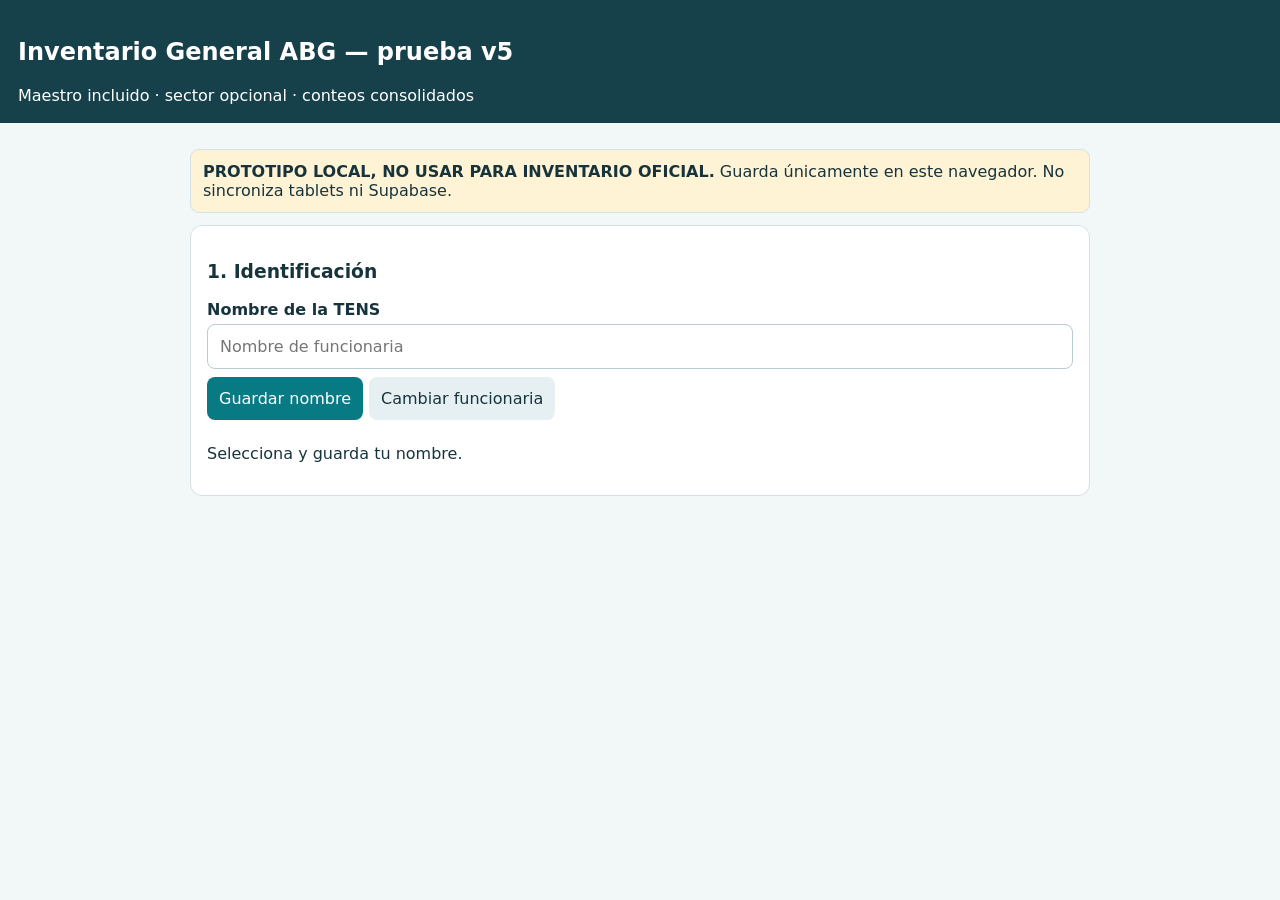
<file: prueba-inventario-general-v5.html>
<!doctype html><html lang="es"><head><meta charset="utf-8"><meta name="viewport" content="width=device-width, initial-scale=1"><title>Prueba conteo general ABG v3</title><style>
:root{font-family:system-ui,sans-serif;color:#17343d;background:#f2f7f8}body{margin:0}header{background:#16414b;color:white;padding:18px}main{max-width:900px;margin:auto;padding:14px}.card{background:white;border:1px solid #d5e1e5;border-radius:12px;padding:16px;margin:12px 0}label{display:block;font-weight:650;margin:12px 0 5px}input,button{font:inherit;padding:12px;border-radius:8px;box-sizing:border-box}input{width:100%;border:1px solid #b8cbd0}button{background:#087a83;color:white;border:0;cursor:pointer;margin:8px 6px 8px 0}.secondary{background:#e6f0f2;color:#17343d}.grid{display:grid;grid-template-columns:1fr 1fr;gap:12px}.warning{background:#fff3d5;padding:12px;border-radius:9px}.suggest{border:1px solid #ccdce0;border-radius:8px;max-height:210px;overflow:auto}.suggest button{display:block;background:white;color:#17343d;width:100%;text-align:left;border-radius:0;margin:0;border-bottom:1px solid #e6eef0}.suggest button:hover{background:#e5f5f5}.chosen{color:#067b54;font-weight:700}dialog{max-width:850px;width:calc(100% - 28px);border:0;border-radius:12px;padding:20px} .detail-link{background:none;color:#087a83;text-decoration:underline;text-align:left;padding:0;margin:0;font-weight:650} table{width:100%;border-collapse:collapse}td,th{padding:9px;border-bottom:1px solid #e4ecef;text-align:left}small{color:#596d72}@media(max-width:650px){.grid{grid-template-columns:1fr}table{font-size:12px}}</style></head><body>
<header><h2>Inventario General ABG — prueba v5</h2><div>Maestro incluido · sector opcional · conteos consolidados</div></header><main><div class="card warning"><strong>PROTOTIPO LOCAL, NO USAR PARA INVENTARIO OFICIAL.</strong> Guarda únicamente en este navegador. No sincroniza tablets ni Supabase.</div>
<section class="card" id="loginPage"><h3>1. Identificación</h3><label>Nombre de la TENS</label><input id="name" placeholder="Nombre de funcionaria"><button id="saveName">Guardar nombre</button><button class="secondary" id="changeName">Cambiar funcionaria</button><p id="who"></p></section>
<div id="countPage" hidden><section class="card"><p><strong id="activeName"></strong> · <button class="secondary" id="switchWorker" type="button">Cambiar funcionaria</button></p><h3>2. Registrar conteo</h3><label>Buscar medicamento</label><input id="search" placeholder="Escribe al menos 2 letras" autocomplete="off"><div id="suggest" class="suggest" hidden></div><p id="selected" class="chosen">Ningún medicamento seleccionado</p><small id="catalogStatus"></small>
<div class="grid"><div><label>Sector (opcional)</label><input id="sector" placeholder="Puede quedar vacío"></div><div><label>Cantidad física</label><input id="qty" type="number" min="0" step="1"></div><div><label>Vencimiento</label><input id="expiry" type="date"></div></div><button id="add">Guardar conteo</button><p id="message" role="status"></p></section>
<section class="card"><h3>3. Conteos de esta tablet</h3><div style="overflow:auto"><table><thead><tr><th>Medicamento</th><th>Sector</th><th>TENS</th><th>Cantidad</th><th>Vencimiento</th><th></th></tr></thead><tbody id="entries"></tbody></table></div></section>
<section class="card"><h3>4. Consolidado</h3><div style="overflow:auto"><table><thead><tr><th>Medicamento</th><th>Total</th><th>Vencimiento más próximo</th><th>Registros</th></tr></thead><tbody id="summary"></tbody></table></div><button id="export">Exportar CSV</button></section></div><dialog id="detailDialog"><h3 id="detailTitle"></h3><div id="detailBody"></div><button class="secondary" id="closeDetail">Cerrar</button></dialog></main>
<script>
const CATALOG=["17-Beta Estradiol Micronizado 1 mg Comprimidos","Abalgin Adultos Supositorios","Acenocumarol 4 mg Comprimidos","Aciclovir 400 mg Comprimidos","Aciclovir Crema Dermica 5% (15 g)","Acido Acetilsalicilico Comprimidos 100 Mg","Acido Folico 0,4 mg Comprimidos","Acido Folico 1 mg Comprimidos","Acido Folico 5 mg Comprimidos","Acido Valproico 500 mg Comprimidos de Liberacion Prolongada","Acido Valproico Comprimidos Con Recubrimiento Enterico 200 Mg","Acido Valproico suspension 250 mg/5 ml (120 ml)","Adapaleno 0,1 % Gel Tópico , pomo 30 gramos","Adapaleno 0,3 % Gel Topico , pomo","Adenosina 6 mg/2ml Solucion Inyectable , ampolla","Amiodarona Clorhidrato 150mg/3ml Solucion Inyectable, ampolla","Amitriptilina Clorhidrato 25 mg Comprimidos","Amlodipino Comprimidos 10 Mg","Amlodipino Comprimidos 5 mg","Amoxicilina 500 mg Capsulas","Amoxicilina 500 mg/5 ml Polvo Para Suspension Oral , frasco 60 ml","Amoxicilina 500 mg/Acido Clavulanico 125 mg , Comprimidos","Amoxicilina Trihidrato 400 mg/Acido Clavulanico 57 mg en 5 ml, Suspension oral, frasco 70 ml","Anfebutamona 150 mg Comprimidos de Liberacion Prolongada (Bupropion)","Atemperator Acido Valproico Gotas Orales 300 Mg/Ml (25 ml)","Atenolol 50 Mg Comprimidos","Atorvastatina 20 mg Comprimidos","Atropina Sulfato 0,5 mg/Papaverina Clorhidrato 40 mg, comprimidos","Atropina Sulfato 1 mg/1 ml Solucion Inyectable , ampolla","Azitromicina 400 mg/5ml Suspension Oral , frasco 20 ml","Azitromicina 500 mg Comprimidos","Bencilpenicilina Benzatina 1.200.000 U.I. Polvo para Suspension Inyectable , frasco ampolla","Betametasona Crema Dermica 0,05% (15 g)","Betametasona Fosfato Disodico 4 mg/1 ml, Solucion Inyectable, ampolla","Bimatoprost 0,01% / Brimonidina 0,15% / Timolol 0,5% Solucion Oftalmica , frasco 5 ml (1 ml= 20 gotas)","Brimonidina 0,2% Solucion Oftalmica, frasco 5 ml (1 ml=20 gotas) (prescribe gotas)","Bromuro de Ipratropio 0.25 mg/Fenoterol Bromhidrato 0.5mg en 1ml Solucion Para Inhalacion por Nebulizador, frasco de 20 ml (1 ml = 20 gotas)","Bromuro De Ipratropio 20 mcg/dosis Aerosol Para Inhalacion , 200 dosis (prescribe dosis)","Budesonida 200 mcg/dosis Aerosol Para Inhalacion , 200 dosis (prescribe dosis)","Buprenorfina 35 mcg/h Sistema Terapeutico Transdermico , parche","Captopril 25 mg Comprimidos","Carbamazepina 400 mg Comprimidos de Liberacion Prolongada","Carbamazepina Comprimidos 200 Mg","Carvedilol 12,5 mg Comprimidos","Carvedilol 25 mg Comprimidos","Carvedilol 6,25 mg Comprimidos","Cefadroxilo 250 mg/5 ml Polvo Para Suspension Oral , frasco 60 ml","Cefadroxilo 500 mg Capsulas","Celecoxib 200 mg Capsulas","Cetirizina 5mg/5ml Jarabe, frasco 60 ml","Ciclobenzaprina Clorhidrato 10 Mg Comprimidos Recubiertos","Ciclopiroxolamina 1 % Crema Topica , pomo","Ciprofloxacino 500 mg Comprimidos","Citalopram 20 mg comprimidos","Claritromicina 250 mg/5 ml Polvo Para Suspension Oral , frasco 60 ml","Claritromicina 500 mg Comprimidos","Clindamicina 300 mg Capsulas","Clobazam 10 mg Comprimidos","Clobetasol Propionato 0,05% Crema Topica ,pomo","Clonazepam Comprimidos 0,5 Mg","Clonazepam Comprimidos 2 Mg","Clopidogrel 75 mg Comprimidos","Cloranfenicol 0,5% Solucion Oftalmica, frasco 10 ml (1 ml= 20 gotas) (prescribe gotas)","Cloranfenicol 1% Ungüento Oftalmico , pomo 5 gramos","Clorfenamina Maleato 10 mg/1 ml Solucion Inyectable , ampolla","Clorfenamina Maleato 4 mg Comprimidos","Clorpromazina Clorhidrato 100 mg Comprimidos","Clorpromazina Clorhidrato 25 mg/2 ml Solucion Inyectable , ampolla","Clotrimazol 500 Mg Ovulos","Clotrimazol Crema Topica 1%","Cotrimoxazol 240mg / 5 ml Suspension Oral (50 ml)","Cotrimoxazol 800 mg/160 mg Comprimidos","Crema Humectante con urea 10%","Dapagliflozina 10 mg Comprimidos","Depo - Prodasone Suspension Inyectable 150 Mg/1 Ml (1 ml)","Desloratadina 2,5 mg/5 ml Jarabe, frasco 120 ml","Desloratadina Comprimidos Recubiertos 5 Mg","Diazepam 10 mg/2 ml Solucion Inyectable , ampolla","Diazepam Comprimidos 10 Mg","Diclofenaco Sodico 12,5 mg ,supositorio","Diclofenaco Sodico 50 mg Comprimidos","Diclofenaco Sodico 75 mg/3 ml Solucion Inyectable , ampolla","Digoxina Comprimidos 0,25 Mg","Disulfiramo Comprimidos 500 Mg","Domperidona 10 mg Comprimidos","Domperidona 10 mg/1 ml Suspension para Gotas Orales, frasco 20 ml (1ml=20 gotas=10 mg)","Dorzolamida 2% Solucion Oftalmica, frasco 5 ml (1 ml=20 gotas) (prescribe gotas)","Dorzolamida 20 mg/ Timolol 5 mg en 1 ml Solucion Oftalmica, frasco 5 ml (1 ml= 20 gotas) (prescribe gotas)","Doxiciclina 100 mg Capsulas","Duloxetina 30 mg Capsulas","Enalapril Maleato Comprimidos Recubiertos 10 Mg","Enantato de Noretisterona 50mg; Valerato de estradiol 5mg (Mesigyna inyectable)","Epinefrina 1 mg/1 ml Solucion Inyectable , ampolla","Espironolactona Comprimidos 25 Mg","Estradiol 1mg / Didrogesterona 5mg, Blister","Estradiol Micronizado 0,5 mg/aplicacion Gel Transdermico, frasco 95 g","Etambutol Clorhidrato 400 mg Comprimidos","Famotidina Comprimidos 40 Mg","Fenitoina Sodica Comprimidos 100 Mg","Fenobarbital Comprimidos 100 Mg","Flucloxacilina 250 mg/5 ml Polvo Para Suspension Oral , frasco 60 ml","Flucloxacilina 500 mg Capsulas","Fluconazol 150 mg Capsulas","Flumazenil 0,5 mg/5 ml Solucion Inyectable, ampolla","Fluoxetina Comprimidos Recubiertos 20 Mg","Fluticasona Propionato 250 mcg /Salmeterol 25 mcg/dosis , Aerosol para Inhalacion 120 dosis (prescribe dosis)","Fluticasona Propionato Aerosol Para Inhalacion 125 Mcg/Dosis (120 dos)","Fluticasona Propionato/Salmeterol (125/25) Aerosol Para Inhalacion (120 dos)","Folifer Capsulas Con Granulos Con Hierro De Liberacion Prolongada","Furosemida 20 mg/1 ml Solucion Inyectable , ampolla","Furosemida 40 mg Comprimidos","Gemfibrozilo Comprimidos Recubiertos 600 Mg","Gentamicina 0,3% Solucion Oftalmica , frasco 5 ml (1 ml= 20 gotas) (prescribe gotas)","Gentamicina 0,3% Ungüento Oftalmico , pomo","Gentamicina Solucion Inyectable 80 Mg/2 Ml (amp)","Glibenclamida Comprimidos 5 Mg","Haloperidol 1 mg Comprimidos","Haloperidol 5 mg/1 ml Solucion Inyectable , ampolla","Hidralazina Clorhidrato 50 mg Comprimidos","Hidroclorotiazida Comprimidos 50 Mg","Hidrocortisona 1 % Crema Topica , pomo","Hidrocortisona 100 mg Polvo Liofilizado para Solucion Inyectable , frasco ampolla","Hidrocortisona 500 mg Polvo Liofilizado para Solucion Inyectable , frasco ampolla","Hidroxido de Aluminio 6% Suspension Oral , frasco 180 ml","Hidroxizina 10 mg/5 ml Jarabe, frasco 120 ml (prescribe frasco)","Hidroxizina 20 mg Comprimidos","Ibuprofeno 200 mg/5 ml Suspension Oral , frasco 120 ml","Ibuprofeno 400 mg Comprimidos","Imipramina Clorhidrato Comprimidos 25 Mg","Insulina Cristalina 100 U.I/ml,frasco ampolla 10 ml","Insulina NPH fco amp 100UI/ml fco 10 ml","Isoniazida 100 mg/5 ml Suspension oral, frasco 200 ml","Isoniazida 300 mg Comprimidos","Isoniazida Comprimidos 100 Mg","Isosorbide Dinitrato Comprimidos 10 Mg","Ketoconazol 2 % Shampoo , frasco","Ketoprofeno 100 mg/2 ml, Solucion Inyectable, ampolla","Ketorolaco 30 mg Comprimidos Sublingual","Lactulosa 65% Solucion Oral , frasco 200 ml","Lagrimas Artificiales Solucion Oftalmica , frasco 15 ml (1 ml= 20 gotas) (prescribe gotas)","Lamotrigina Comprimidos 100 Mg","Lamotrigina Comprimidos 50 Mg","Lanatosido C 0,4 mg/2 ml Solucion Inyectable , ampolla","Latanoprost 50 mcg/1 ml Solucion Oftalmica , frasco 2,5 ml (1 ml= 20 gotas) (prescribe gotas)","Levetiracetam 1000 mg Comprimidos","LEVETIRACETAM 500 mg","Levetiracetam solución oral 100 mg/ml (300 ml)","Levocetirizina 2,5 mg/5 ml jarabe, frasco 100 ml","Levocetirizina 5 mg Comprimidos","Levodopa 200mg + Benserazida 50mg Comprimidos","Levodopa 250 mg+ carbidopa 25 mg","Levodropropizina 60 Mg/10ml Solucion Oral , frasco 120 ml","Levonorgestrel 0,03 mg comprimidos","Levonorgestrel 0,75 mg Comprimidos , blister","Levonorgestrel 1,5mg Comprimido","Levonorgestrel+Etinilestradiol cm ANULETTE® blister 28 cm","Levotiroxina Sodica Comprimidos 100 Mcg","Levotiroxina Sodica Comprimidos 50 Mcg","Lidocaina Clorhidrato 2% Solucion Inyectable , ampolla 5 ml","Loratadina 10 Mg Comprimidos","Loratadina 5 mg/5 ml Jarabe , frasco 60 ml","Losartan Potasico Comprimidos Recubiertos 50 Mg","Mebendazol Comprimidos 100 Mg","Mebendazol Suspension 100 Mg/5 Ml (30 ml)","Medroxiprogesterona Acetato 104 mg/0.65 ml jeringa prellenada","Metamizol Sodico Monohidrato 1 g/2 ml Solucion Inyectable , ampolla","Metformina Clorhidrato 1000 mg Comprimidos de Liberacion Prolongada","Metformina Clorhidrato Comprimidos Recubiertos 850 Mg","Metildopa 250 mg comprimido","Metilfenidato Clorhidrato Comprimidos 10 Mg","Metoclopramida Clorhidrato 10 mg/2 ml Solucion Inyectable , ampolla","Metronidazol 0,75 % gel dermico , pomo","Metronidazol 125 mg/ 5 ml Suspensión Oral, frasco 120 ml","Metronidazol 500 mg Comprimidos","Metronidazol Ovulos 500 Mg","Miconazol 2% Gel Oral, pomo 40 g","Midazolam 5 mg/1 ml Solucion Inyectable , ampolla","Mometasona Furoato 0,1% Crema Topica , pomo","Morfina Clorhidrato 10 mg/1 ml Solucion Inyectable , ampolla","Nistatina 100.000 U.I. Ovulos","Nistatina 100.000 U.I./1 ml Suspension para Gotas Orales , frasco 24 ml (1 ml=20 gotas)","Nitrofurantoina 100 mg Capsulas","Novafem Suspension Inyectable (amp)","Omeprazol 20 mg Capsulas","Paracetamol 100 mg/1 ml Solucion para gotas Orales , frasco 15 ml (1ml=30 gotas=100 mg)","Paracetamol 125mg Supositorios","Paracetamol 500 mg Comprimidos","Paracetamol 80 mg Comprimidos","Pargeverina Clorhidrato 5 mg/1 ml Solucion Inyectable , ampolla","Paroxetina 20 Mg Comprimidos Recubiertos","Piridoxina 10 mg Comprimidos","Piridoxina 50 mg Comprimidos","Pomada 6% azufrada, Pomo 50 gramos","Prednisona 20 mg Comprimidos","Prednisona 20 mg/5 ml Suspension Oral , frasco 60 ml","Prednisona 5 mg Comprimidos","Pregabalina 75 mg Capsulas","Primidona 250 Mg Comprimidos","Progesterona Micronizada 100 mg Capsulas","Propanolol Comprimidos 40 Mg","Propranolol Clorhidrato 1 mg/1 ml Solucion Inyectable , ampolla","Quetiapina 100 mg","Quetiapina 25 mg Comprimidos","Rifampicina 150 Mg Capsulas","Rifampicina 150 mg/Isoniazida 75 mg Comprimidos","Rifampicina 150 mg/Isoniazida 75 mg/Pirazinamida 400 mg/Etambutol 275 mg, Comprimidos","Rifapentina 150 mg Comprimidos","Rifapentina 300 mg/Isoniazida 300 mg Comprimidos","Risperidona 1 mg Comprimidos","Salbutamol 100 mcg/dosis Aerosol Para Inhalacion , 200 dosis (prescribe dosis)","Sales Para Rehidratacion Oral-60 Polvo Para Solucion oral, sobre","Sales Para Rehidratacion Oral-90 Polvo Para Solucion oral, sobre","Salmeterol Aerosol Para Inhalacion 25 Mcg/Dosis (120 dos)","sellos de seguridad carro de paro","Sertralina 50 Mg Comprimidos","Sifrol (Pramipexol) 0,25 mg.","Sifrol Comprimidos 1 Mg","Sulfato De Magnesio 25% Solucion Inyectable , ampolla","Sulfato de Zinc 5 mg / ml Frasco 30 ml","Sulfato Ferroso 125 Mg/Ml Solución Para Gotas Orales (30 Ml)","Sulfato Ferroso Comprimidos 200 Mg","Suxametonio 100 mg Polvo Liofilizado para Solución Inyectable, ampolla","Terbinafina 1 % Solucion Topica, frasco 15 ml","Terbinafina 250 mg Comprimidos","Tibolona 2,5 mg Comprimidos, blister","Timolol 0,5% Solucion Oftalmica , frasco 10 ml (1 ml= 20 gotas) (prescribe gotas)","Tonaril Comprimidos 2 Mg","Tramadol Clorhidrato 100 mg/1 ml Solucion para gotas Orales , frasco 10 ml (1 ml= 25 gotas =100 mg)","Tramadol Clorhidrato 50 mg Comprimidos","Travoprost 0,004%/Timolol 0,5% Solucion Oftalmica, frasco 2,5 ml (1 ml= 20 gotas) (prescribe gotas)","Trazodona 100 mg Capsulas","Vaselina Liquida Esteril 1mg/ 1 ml, ampolla 10 ml","Venlafaxina 37,5 mg Capsulas de Liberacion Prolongada","Venlafaxina 75 mg Comprimidos","Verapamilo Clorhidrato 5 mg/2 ml Solucion Inyectable , ampolla","Vildagliptina 50 mg Comprimidos","Vitaminas ACD gotas fco 30 ml","Vitaminas B1, B6, B12 10.000 Solucion Inyectable (amp)"];
const $=id=>document.getElementById(id),K="abg_general_demo_entries_v1",N="abg_general_demo_name_v1";
const norm=s=>String(s||"").normalize("NFD").replace(/[\u0300-\u036f]/g,"").toLowerCase().trim();
const esc=s=>String(s??"").replace(/[&<>"']/g,c=>({"&":"&amp;","<":"&lt;",">":"&gt;",'"':"&quot;","'":"&#39;"}[c]));
let selected=null,records=[];try{records=JSON.parse(localStorage.getItem(K)||"[]")}catch(e){}
$("catalogStatus").textContent=CATALOG.length+" medicamentos cargados desde el maestro ABG (incluidos en este archivo; no requiere conexión para buscarlos).";
$("name").value=localStorage.getItem(N)||"";
function showName(){const n=localStorage.getItem(N);$("who").textContent=n?"Registrando como: "+n:"Selecciona y guarda tu nombre."; $("loginPage").hidden=!!n;$("countPage").hidden=!n;$("activeName").textContent=n?"Funcionaria: "+n:""}showName();
$("saveName").onclick=()=>{const v=$("name").value.trim();if(!v)return alert("Ingresa tu nombre");localStorage.setItem(N,v);showName()};
$("changeName").onclick=()=>{localStorage.removeItem(N);$("name").value="";showName();$("name").focus()};
$("switchWorker").onclick=()=>{localStorage.removeItem(N);$("name").value="";showName();$("name").focus()};
$("closeDetail").addEventListener("click",()=>{$("detailDialog").close()});
$("detailDialog").addEventListener("click",e=>{if(e.target===$("detailDialog"))$("detailDialog").close()});
$("search").addEventListener("input",()=>{selected=null;$("selected").textContent="Ningún medicamento seleccionado";const q=norm($("search").value);if(q.length<2){$("suggest").hidden=true;return}const found=CATALOG.filter(m=>norm(m).includes(q)).slice(0,40);$("suggest").replaceChildren();for(const m of found){const b=document.createElement("button");b.type="button";b.textContent=m;b.onclick=()=>{selected=m;$("search").value=m;$("selected").textContent="Seleccionado: "+m;$("suggest").hidden=true};$("suggest").append(b)}if(!found.length)$("suggest").textContent="Sin coincidencias";$("suggest").hidden=false});
$("add").onclick=()=>{const name=localStorage.getItem(N),qty=Number($("qty").value),expiry=$("expiry").value;if(!name)return alert("Primero guarda tu nombre");if(!selected)return alert("Selecciona un medicamento del listado");if(!$("qty").value||!Number.isSafeInteger(qty)||qty<0)return alert("Ingresa una cantidad entera no negativa");if(!expiry)return alert("Indica el vencimiento más próximo");const id=(crypto.randomUUID?crypto.randomUUID():String(Date.now())+Math.random());records.push({id,name,med:selected,sector:$("sector").value.trim(),qty,expiry,at:new Date().toISOString()});localStorage.setItem(K,JSON.stringify(records));$("qty").value="";$("search").value="";selected=null;$("selected").textContent="Ningún medicamento seleccionado";$("message").textContent="Guardado solo en esta tablet (sin sincronizar).";render()};
function render(){const sums=new Map();$("entries").replaceChildren();for(const r of records){const tr=document.createElement("tr");for(const value of [r.med,r.sector,r.name,r.qty,r.expiry]){const td=document.createElement("td");td.textContent=value;tr.append(td)}const td=document.createElement("td"),b=document.createElement("button");b.textContent="Quitar";b.className="secondary";b.onclick=()=>{if(confirm("¿Quitar este conteo de prueba?")){records=records.filter(x=>x.id!==r.id);localStorage.setItem(K,JSON.stringify(records));render()}};td.append(b);tr.append(td);$("entries").append(tr);const k=norm(r.med),v=sums.get(k)||{name:r.med,total:0,count:0};v.total+=Number(r.qty);v.count++;if(r.expiry&&(!v.nearest||r.expiry<v.nearest))v.nearest=r.expiry;sums.set(k,v)}$("summary").replaceChildren();for(const v of [...sums.values()].sort((a,b)=>a.name.localeCompare(b.name,"es"))){const tr=document.createElement("tr");{const td=document.createElement("td"),btn=document.createElement("button");btn.className="detail-link";btn.textContent=v.name;btn.onclick=()=>showDetail(v.name);td.append(btn);tr.append(td)}for(const value of [v.total,v.nearest||"—",v.count]){const td=document.createElement("td");td.textContent=value;tr.append(td)}$("summary").append(tr)}}render();
function showDetail(med){$("detailTitle").textContent=med;const rs=records.filter(r=>norm(r.med)===norm(med));const table=document.createElement("table");const head=document.createElement("tr");for(const h of ["Funcionaria","Sector","Cantidad","Vencimiento","Registrado"]){const th=document.createElement("th");th.textContent=h;head.append(th)}table.append(head);for(const r of rs){const tr=document.createElement("tr");for(const value of [r.name,r.sector||"Sin sector",r.qty,r.expiry,new Date(r.at).toLocaleString("es-CL")]){const td=document.createElement("td");td.textContent=value;tr.append(td)}table.append(tr)}$("detailBody").replaceChildren(table);$("detailDialog").showModal()}
$("export").onclick=()=>{const rows=[["tipo","medicamento","sector","funcionaria","cantidad","vcto","fecha_hora"],...records.map(r=>["conteo",r.med,r.sector,r.name,r.qty,r.expiry,r.at])];const sums=new Map();for(const r of records){const v=sums.get(r.med)||{total:0,nearest:null};v.total+=Number(r.qty);if(r.expiry&&(!v.nearest||r.expiry<v.nearest))v.nearest=r.expiry;sums.set(r.med,v)}for(const [m,v] of sums)rows.push(["TOTAL",m,"","",v.total,v.nearest||"",""]);const csv="\ufeff"+rows.map(row=>row.map(v=>'"'+String(v??"").replace(/"/g,'""')+'"').join(";")).join("\r\n");const a=document.createElement("a");a.href=URL.createObjectURL(new Blob([csv],{type:"text/csv;charset=utf-8"}));a.download="prueba_inventario_ABG_v3.csv";a.click();setTimeout(()=>URL.revokeObjectURL(a.href),1000)};
</script></body></html>
</file>
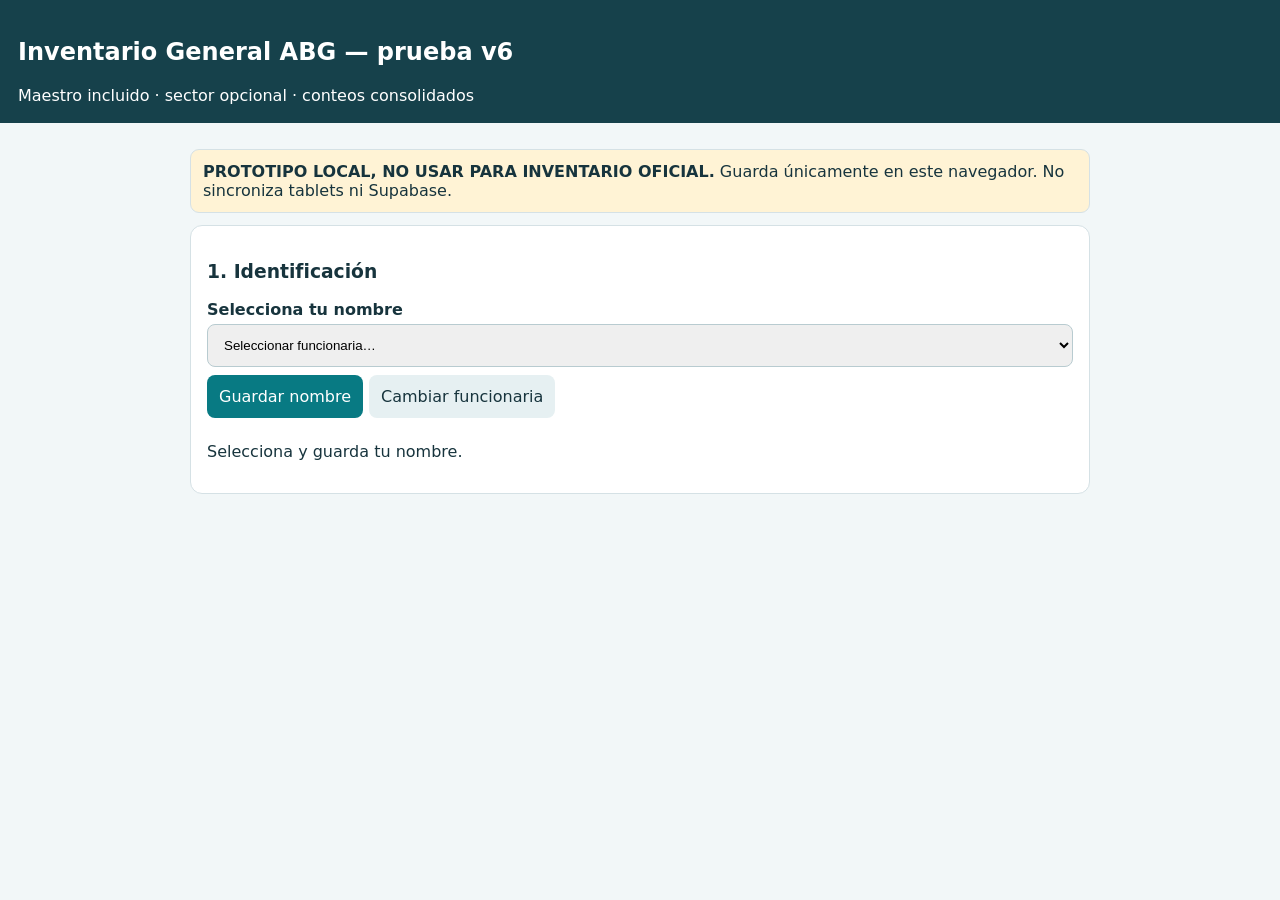
<file: prueba-inventario-general-v6.html>
<!doctype html><html lang="es"><head><meta charset="utf-8"><meta name="viewport" content="width=device-width, initial-scale=1"><title>Prueba conteo general ABG v3</title><style>
:root{font-family:system-ui,sans-serif;color:#17343d;background:#f2f7f8}body{margin:0}header{background:#16414b;color:white;padding:18px}main{max-width:900px;margin:auto;padding:14px}.card{background:white;border:1px solid #d5e1e5;border-radius:12px;padding:16px;margin:12px 0}label{display:block;font-weight:650;margin:12px 0 5px}input,button{font:inherit;padding:12px;border-radius:8px;box-sizing:border-box}input{width:100%;border:1px solid #b8cbd0}button{background:#087a83;color:white;border:0;cursor:pointer;margin:8px 6px 8px 0}.secondary{background:#e6f0f2;color:#17343d}.grid{display:grid;grid-template-columns:1fr 1fr;gap:12px}.warning{background:#fff3d5;padding:12px;border-radius:9px}.suggest{border:1px solid #ccdce0;border-radius:8px;max-height:210px;overflow:auto}.suggest button{display:block;background:white;color:#17343d;width:100%;text-align:left;border-radius:0;margin:0;border-bottom:1px solid #e6eef0}.suggest button:hover{background:#e5f5f5}.chosen{color:#067b54;font-weight:700}dialog{max-width:850px;width:calc(100% - 28px);border:0;border-radius:12px;padding:20px} .detail-link{background:none;color:#087a83;text-decoration:underline;text-align:left;padding:0;margin:0;font-weight:650} table{width:100%;border-collapse:collapse}td,th{padding:9px;border-bottom:1px solid #e4ecef;text-align:left}small{color:#596d72}@media(max-width:650px){.grid{grid-template-columns:1fr}table{font-size:12px}}</style></head><body>
<header><h2>Inventario General ABG — prueba v6</h2><div>Maestro incluido · sector opcional · conteos consolidados</div></header><main><div class="card warning"><strong>PROTOTIPO LOCAL, NO USAR PARA INVENTARIO OFICIAL.</strong> Guarda únicamente en este navegador. No sincroniza tablets ni Supabase.</div>
<section class="card" id="loginPage"><h3>1. Identificación</h3><label>Selecciona tu nombre</label><select id="name" style="width:100%;padding:12px;border:1px solid #b8cbd0;border-radius:8px"><option value="">Seleccionar funcionaria…</option><option value="Nicole Astudillo">Nicole Astudillo</option><option value="Gabriela Ramírez">Gabriela Ramírez</option><option value="Eva Villarroel">Eva Villarroel</option><option value="Carolina Barrera">Carolina Barrera</option></select><button id="saveName">Guardar nombre</button><button class="secondary" id="changeName">Cambiar funcionaria</button><p id="who"></p></section>
<div id="countPage" hidden><section class="card"><p><strong id="activeName"></strong> · <button class="secondary" id="switchWorker" type="button">Cambiar funcionaria</button></p><h3>2. Registrar conteo</h3><label>Buscar medicamento</label><input id="search" placeholder="Escribe al menos 2 letras" autocomplete="off"><div id="suggest" class="suggest" hidden></div><p id="selected" class="chosen">Ningún medicamento seleccionado</p><small id="catalogStatus"></small>
<div class="grid"><div><label>Sector (opcional)</label><input id="sector" placeholder="Puede quedar vacío"></div><div><label>Cantidad física</label><input id="qty" type="number" min="0" step="1"></div><div><label>Vencimiento</label><input id="expiry" type="date"></div></div><button id="add">Guardar conteo</button><p id="message" role="status"></p></section>
<section class="card"><h3>3. Conteos de esta tablet</h3><div style="overflow:auto"><table><thead><tr><th>Medicamento</th><th>Sector</th><th>TENS</th><th>Cantidad</th><th>Vencimiento</th><th></th></tr></thead><tbody id="entries"></tbody></table></div></section>
<section class="card"><h3>4. Consolidado</h3><div style="overflow:auto"><table><thead><tr><th>Medicamento</th><th>Total</th><th>Vencimiento más próximo</th><th>Registros</th></tr></thead><tbody id="summary"></tbody></table></div><button id="export">Exportar CSV</button></section></div><dialog id="detailDialog"><h3 id="detailTitle"></h3><div id="detailBody"></div><button class="secondary" id="closeDetail">Cerrar</button></dialog></main>
<script>
const STAFF=["Nicole Astudillo","Gabriela Ramírez","Eva Villarroel","Carolina Barrera"];
const CATALOG=["17-Beta Estradiol Micronizado 1 mg Comprimidos","Abalgin Adultos Supositorios","Acenocumarol 4 mg Comprimidos","Aciclovir 400 mg Comprimidos","Aciclovir Crema Dermica 5% (15 g)","Acido Acetilsalicilico Comprimidos 100 Mg","Acido Folico 0,4 mg Comprimidos","Acido Folico 1 mg Comprimidos","Acido Folico 5 mg Comprimidos","Acido Valproico 500 mg Comprimidos de Liberacion Prolongada","Acido Valproico Comprimidos Con Recubrimiento Enterico 200 Mg","Acido Valproico suspension 250 mg/5 ml (120 ml)","Adapaleno 0,1 % Gel Tópico , pomo 30 gramos","Adapaleno 0,3 % Gel Topico , pomo","Adenosina 6 mg/2ml Solucion Inyectable , ampolla","Amiodarona Clorhidrato 150mg/3ml Solucion Inyectable, ampolla","Amitriptilina Clorhidrato 25 mg Comprimidos","Amlodipino Comprimidos 10 Mg","Amlodipino Comprimidos 5 mg","Amoxicilina 500 mg Capsulas","Amoxicilina 500 mg/5 ml Polvo Para Suspension Oral , frasco 60 ml","Amoxicilina 500 mg/Acido Clavulanico 125 mg , Comprimidos","Amoxicilina Trihidrato 400 mg/Acido Clavulanico 57 mg en 5 ml, Suspension oral, frasco 70 ml","Anfebutamona 150 mg Comprimidos de Liberacion Prolongada (Bupropion)","Atemperator Acido Valproico Gotas Orales 300 Mg/Ml (25 ml)","Atenolol 50 Mg Comprimidos","Atorvastatina 20 mg Comprimidos","Atropina Sulfato 0,5 mg/Papaverina Clorhidrato 40 mg, comprimidos","Atropina Sulfato 1 mg/1 ml Solucion Inyectable , ampolla","Azitromicina 400 mg/5ml Suspension Oral , frasco 20 ml","Azitromicina 500 mg Comprimidos","Bencilpenicilina Benzatina 1.200.000 U.I. Polvo para Suspension Inyectable , frasco ampolla","Betametasona Crema Dermica 0,05% (15 g)","Betametasona Fosfato Disodico 4 mg/1 ml, Solucion Inyectable, ampolla","Bimatoprost 0,01% / Brimonidina 0,15% / Timolol 0,5% Solucion Oftalmica , frasco 5 ml (1 ml= 20 gotas)","Brimonidina 0,2% Solucion Oftalmica, frasco 5 ml (1 ml=20 gotas) (prescribe gotas)","Bromuro de Ipratropio 0.25 mg/Fenoterol Bromhidrato 0.5mg en 1ml Solucion Para Inhalacion por Nebulizador, frasco de 20 ml (1 ml = 20 gotas)","Bromuro De Ipratropio 20 mcg/dosis Aerosol Para Inhalacion , 200 dosis (prescribe dosis)","Budesonida 200 mcg/dosis Aerosol Para Inhalacion , 200 dosis (prescribe dosis)","Buprenorfina 35 mcg/h Sistema Terapeutico Transdermico , parche","Captopril 25 mg Comprimidos","Carbamazepina 400 mg Comprimidos de Liberacion Prolongada","Carbamazepina Comprimidos 200 Mg","Carvedilol 12,5 mg Comprimidos","Carvedilol 25 mg Comprimidos","Carvedilol 6,25 mg Comprimidos","Cefadroxilo 250 mg/5 ml Polvo Para Suspension Oral , frasco 60 ml","Cefadroxilo 500 mg Capsulas","Celecoxib 200 mg Capsulas","Cetirizina 5mg/5ml Jarabe, frasco 60 ml","Ciclobenzaprina Clorhidrato 10 Mg Comprimidos Recubiertos","Ciclopiroxolamina 1 % Crema Topica , pomo","Ciprofloxacino 500 mg Comprimidos","Citalopram 20 mg comprimidos","Claritromicina 250 mg/5 ml Polvo Para Suspension Oral , frasco 60 ml","Claritromicina 500 mg Comprimidos","Clindamicina 300 mg Capsulas","Clobazam 10 mg Comprimidos","Clobetasol Propionato 0,05% Crema Topica ,pomo","Clonazepam Comprimidos 0,5 Mg","Clonazepam Comprimidos 2 Mg","Clopidogrel 75 mg Comprimidos","Cloranfenicol 0,5% Solucion Oftalmica, frasco 10 ml (1 ml= 20 gotas) (prescribe gotas)","Cloranfenicol 1% Ungüento Oftalmico , pomo 5 gramos","Clorfenamina Maleato 10 mg/1 ml Solucion Inyectable , ampolla","Clorfenamina Maleato 4 mg Comprimidos","Clorpromazina Clorhidrato 100 mg Comprimidos","Clorpromazina Clorhidrato 25 mg/2 ml Solucion Inyectable , ampolla","Clotrimazol 500 Mg Ovulos","Clotrimazol Crema Topica 1%","Cotrimoxazol 240mg / 5 ml Suspension Oral (50 ml)","Cotrimoxazol 800 mg/160 mg Comprimidos","Crema Humectante con urea 10%","Dapagliflozina 10 mg Comprimidos","Depo - Prodasone Suspension Inyectable 150 Mg/1 Ml (1 ml)","Desloratadina 2,5 mg/5 ml Jarabe, frasco 120 ml","Desloratadina Comprimidos Recubiertos 5 Mg","Diazepam 10 mg/2 ml Solucion Inyectable , ampolla","Diazepam Comprimidos 10 Mg","Diclofenaco Sodico 12,5 mg ,supositorio","Diclofenaco Sodico 50 mg Comprimidos","Diclofenaco Sodico 75 mg/3 ml Solucion Inyectable , ampolla","Digoxina Comprimidos 0,25 Mg","Disulfiramo Comprimidos 500 Mg","Domperidona 10 mg Comprimidos","Domperidona 10 mg/1 ml Suspension para Gotas Orales, frasco 20 ml (1ml=20 gotas=10 mg)","Dorzolamida 2% Solucion Oftalmica, frasco 5 ml (1 ml=20 gotas) (prescribe gotas)","Dorzolamida 20 mg/ Timolol 5 mg en 1 ml Solucion Oftalmica, frasco 5 ml (1 ml= 20 gotas) (prescribe gotas)","Doxiciclina 100 mg Capsulas","Duloxetina 30 mg Capsulas","Enalapril Maleato Comprimidos Recubiertos 10 Mg","Enantato de Noretisterona 50mg; Valerato de estradiol 5mg (Mesigyna inyectable)","Epinefrina 1 mg/1 ml Solucion Inyectable , ampolla","Espironolactona Comprimidos 25 Mg","Estradiol 1mg / Didrogesterona 5mg, Blister","Estradiol Micronizado 0,5 mg/aplicacion Gel Transdermico, frasco 95 g","Etambutol Clorhidrato 400 mg Comprimidos","Famotidina Comprimidos 40 Mg","Fenitoina Sodica Comprimidos 100 Mg","Fenobarbital Comprimidos 100 Mg","Flucloxacilina 250 mg/5 ml Polvo Para Suspension Oral , frasco 60 ml","Flucloxacilina 500 mg Capsulas","Fluconazol 150 mg Capsulas","Flumazenil 0,5 mg/5 ml Solucion Inyectable, ampolla","Fluoxetina Comprimidos Recubiertos 20 Mg","Fluticasona Propionato 250 mcg /Salmeterol 25 mcg/dosis , Aerosol para Inhalacion 120 dosis (prescribe dosis)","Fluticasona Propionato Aerosol Para Inhalacion 125 Mcg/Dosis (120 dos)","Fluticasona Propionato/Salmeterol (125/25) Aerosol Para Inhalacion (120 dos)","Folifer Capsulas Con Granulos Con Hierro De Liberacion Prolongada","Furosemida 20 mg/1 ml Solucion Inyectable , ampolla","Furosemida 40 mg Comprimidos","Gemfibrozilo Comprimidos Recubiertos 600 Mg","Gentamicina 0,3% Solucion Oftalmica , frasco 5 ml (1 ml= 20 gotas) (prescribe gotas)","Gentamicina 0,3% Ungüento Oftalmico , pomo","Gentamicina Solucion Inyectable 80 Mg/2 Ml (amp)","Glibenclamida Comprimidos 5 Mg","Haloperidol 1 mg Comprimidos","Haloperidol 5 mg/1 ml Solucion Inyectable , ampolla","Hidralazina Clorhidrato 50 mg Comprimidos","Hidroclorotiazida Comprimidos 50 Mg","Hidrocortisona 1 % Crema Topica , pomo","Hidrocortisona 100 mg Polvo Liofilizado para Solucion Inyectable , frasco ampolla","Hidrocortisona 500 mg Polvo Liofilizado para Solucion Inyectable , frasco ampolla","Hidroxido de Aluminio 6% Suspension Oral , frasco 180 ml","Hidroxizina 10 mg/5 ml Jarabe, frasco 120 ml (prescribe frasco)","Hidroxizina 20 mg Comprimidos","Ibuprofeno 200 mg/5 ml Suspension Oral , frasco 120 ml","Ibuprofeno 400 mg Comprimidos","Imipramina Clorhidrato Comprimidos 25 Mg","Insulina Cristalina 100 U.I/ml,frasco ampolla 10 ml","Insulina NPH fco amp 100UI/ml fco 10 ml","Isoniazida 100 mg/5 ml Suspension oral, frasco 200 ml","Isoniazida 300 mg Comprimidos","Isoniazida Comprimidos 100 Mg","Isosorbide Dinitrato Comprimidos 10 Mg","Ketoconazol 2 % Shampoo , frasco","Ketoprofeno 100 mg/2 ml, Solucion Inyectable, ampolla","Ketorolaco 30 mg Comprimidos Sublingual","Lactulosa 65% Solucion Oral , frasco 200 ml","Lagrimas Artificiales Solucion Oftalmica , frasco 15 ml (1 ml= 20 gotas) (prescribe gotas)","Lamotrigina Comprimidos 100 Mg","Lamotrigina Comprimidos 50 Mg","Lanatosido C 0,4 mg/2 ml Solucion Inyectable , ampolla","Latanoprost 50 mcg/1 ml Solucion Oftalmica , frasco 2,5 ml (1 ml= 20 gotas) (prescribe gotas)","Levetiracetam 1000 mg Comprimidos","LEVETIRACETAM 500 mg","Levetiracetam solución oral 100 mg/ml (300 ml)","Levocetirizina 2,5 mg/5 ml jarabe, frasco 100 ml","Levocetirizina 5 mg Comprimidos","Levodopa 200mg + Benserazida 50mg Comprimidos","Levodopa 250 mg+ carbidopa 25 mg","Levodropropizina 60 Mg/10ml Solucion Oral , frasco 120 ml","Levonorgestrel 0,03 mg comprimidos","Levonorgestrel 0,75 mg Comprimidos , blister","Levonorgestrel 1,5mg Comprimido","Levonorgestrel+Etinilestradiol cm ANULETTE® blister 28 cm","Levotiroxina Sodica Comprimidos 100 Mcg","Levotiroxina Sodica Comprimidos 50 Mcg","Lidocaina Clorhidrato 2% Solucion Inyectable , ampolla 5 ml","Loratadina 10 Mg Comprimidos","Loratadina 5 mg/5 ml Jarabe , frasco 60 ml","Losartan Potasico Comprimidos Recubiertos 50 Mg","Mebendazol Comprimidos 100 Mg","Mebendazol Suspension 100 Mg/5 Ml (30 ml)","Medroxiprogesterona Acetato 104 mg/0.65 ml jeringa prellenada","Metamizol Sodico Monohidrato 1 g/2 ml Solucion Inyectable , ampolla","Metformina Clorhidrato 1000 mg Comprimidos de Liberacion Prolongada","Metformina Clorhidrato Comprimidos Recubiertos 850 Mg","Metildopa 250 mg comprimido","Metilfenidato Clorhidrato Comprimidos 10 Mg","Metoclopramida Clorhidrato 10 mg/2 ml Solucion Inyectable , ampolla","Metronidazol 0,75 % gel dermico , pomo","Metronidazol 125 mg/ 5 ml Suspensión Oral, frasco 120 ml","Metronidazol 500 mg Comprimidos","Metronidazol Ovulos 500 Mg","Miconazol 2% Gel Oral, pomo 40 g","Midazolam 5 mg/1 ml Solucion Inyectable , ampolla","Mometasona Furoato 0,1% Crema Topica , pomo","Morfina Clorhidrato 10 mg/1 ml Solucion Inyectable , ampolla","Nistatina 100.000 U.I. Ovulos","Nistatina 100.000 U.I./1 ml Suspension para Gotas Orales , frasco 24 ml (1 ml=20 gotas)","Nitrofurantoina 100 mg Capsulas","Novafem Suspension Inyectable (amp)","Omeprazol 20 mg Capsulas","Paracetamol 100 mg/1 ml Solucion para gotas Orales , frasco 15 ml (1ml=30 gotas=100 mg)","Paracetamol 125mg Supositorios","Paracetamol 500 mg Comprimidos","Paracetamol 80 mg Comprimidos","Pargeverina Clorhidrato 5 mg/1 ml Solucion Inyectable , ampolla","Paroxetina 20 Mg Comprimidos Recubiertos","Piridoxina 10 mg Comprimidos","Piridoxina 50 mg Comprimidos","Pomada 6% azufrada, Pomo 50 gramos","Prednisona 20 mg Comprimidos","Prednisona 20 mg/5 ml Suspension Oral , frasco 60 ml","Prednisona 5 mg Comprimidos","Pregabalina 75 mg Capsulas","Primidona 250 Mg Comprimidos","Progesterona Micronizada 100 mg Capsulas","Propanolol Comprimidos 40 Mg","Propranolol Clorhidrato 1 mg/1 ml Solucion Inyectable , ampolla","Quetiapina 100 mg","Quetiapina 25 mg Comprimidos","Rifampicina 150 Mg Capsulas","Rifampicina 150 mg/Isoniazida 75 mg Comprimidos","Rifampicina 150 mg/Isoniazida 75 mg/Pirazinamida 400 mg/Etambutol 275 mg, Comprimidos","Rifapentina 150 mg Comprimidos","Rifapentina 300 mg/Isoniazida 300 mg Comprimidos","Risperidona 1 mg Comprimidos","Salbutamol 100 mcg/dosis Aerosol Para Inhalacion , 200 dosis (prescribe dosis)","Sales Para Rehidratacion Oral-60 Polvo Para Solucion oral, sobre","Sales Para Rehidratacion Oral-90 Polvo Para Solucion oral, sobre","Salmeterol Aerosol Para Inhalacion 25 Mcg/Dosis (120 dos)","sellos de seguridad carro de paro","Sertralina 50 Mg Comprimidos","Sifrol (Pramipexol) 0,25 mg.","Sifrol Comprimidos 1 Mg","Sulfato De Magnesio 25% Solucion Inyectable , ampolla","Sulfato de Zinc 5 mg / ml Frasco 30 ml","Sulfato Ferroso 125 Mg/Ml Solución Para Gotas Orales (30 Ml)","Sulfato Ferroso Comprimidos 200 Mg","Suxametonio 100 mg Polvo Liofilizado para Solución Inyectable, ampolla","Terbinafina 1 % Solucion Topica, frasco 15 ml","Terbinafina 250 mg Comprimidos","Tibolona 2,5 mg Comprimidos, blister","Timolol 0,5% Solucion Oftalmica , frasco 10 ml (1 ml= 20 gotas) (prescribe gotas)","Tonaril Comprimidos 2 Mg","Tramadol Clorhidrato 100 mg/1 ml Solucion para gotas Orales , frasco 10 ml (1 ml= 25 gotas =100 mg)","Tramadol Clorhidrato 50 mg Comprimidos","Travoprost 0,004%/Timolol 0,5% Solucion Oftalmica, frasco 2,5 ml (1 ml= 20 gotas) (prescribe gotas)","Trazodona 100 mg Capsulas","Vaselina Liquida Esteril 1mg/ 1 ml, ampolla 10 ml","Venlafaxina 37,5 mg Capsulas de Liberacion Prolongada","Venlafaxina 75 mg Comprimidos","Verapamilo Clorhidrato 5 mg/2 ml Solucion Inyectable , ampolla","Vildagliptina 50 mg Comprimidos","Vitaminas ACD gotas fco 30 ml","Vitaminas B1, B6, B12 10.000 Solucion Inyectable (amp)"];
const $=id=>document.getElementById(id),K="abg_general_demo_entries_v1",N="abg_general_demo_name_v1";
const norm=s=>String(s||"").normalize("NFD").replace(/[\u0300-\u036f]/g,"").toLowerCase().trim();
const esc=s=>String(s??"").replace(/[&<>"']/g,c=>({"&":"&amp;","<":"&lt;",">":"&gt;",'"':"&quot;","'":"&#39;"}[c]));
let selected=null,records=[];try{records=JSON.parse(localStorage.getItem(K)||"[]")}catch(e){}
$("catalogStatus").textContent=CATALOG.length+" medicamentos cargados desde el maestro ABG (incluidos en este archivo; no requiere conexión para buscarlos).";
const savedName=localStorage.getItem(N)||"";if(savedName&&!STAFF.includes(savedName))localStorage.removeItem(N);$("name").value=STAFF.includes(savedName)?savedName:"";
function showName(){const n=localStorage.getItem(N);$("who").textContent=n?"Registrando como: "+n:"Selecciona y guarda tu nombre."; $("loginPage").hidden=!!n;$("countPage").hidden=!n;$("activeName").textContent=n?"Funcionaria: "+n:""}showName();
$("saveName").onclick=()=>{const v=$("name").value.trim();if(!STAFF.includes(v))return alert("Selecciona una funcionaria de la nómina");localStorage.setItem(N,v);showName()};
$("changeName").onclick=()=>{localStorage.removeItem(N);$("name").value="";showName();$("name").focus()};
$("switchWorker").onclick=()=>{localStorage.removeItem(N);$("name").value="";showName();$("name").focus()};
$("closeDetail").addEventListener("click",()=>{$("detailDialog").close()});
$("detailDialog").addEventListener("click",e=>{if(e.target===$("detailDialog"))$("detailDialog").close()});
$("search").addEventListener("input",()=>{selected=null;$("selected").textContent="Ningún medicamento seleccionado";const q=norm($("search").value);if(q.length<2){$("suggest").hidden=true;return}const found=CATALOG.filter(m=>norm(m).includes(q)).slice(0,40);$("suggest").replaceChildren();for(const m of found){const b=document.createElement("button");b.type="button";b.textContent=m;b.onclick=()=>{selected=m;$("search").value=m;$("selected").textContent="Seleccionado: "+m;$("suggest").hidden=true};$("suggest").append(b)}if(!found.length)$("suggest").textContent="Sin coincidencias";$("suggest").hidden=false});
$("add").onclick=()=>{const name=localStorage.getItem(N),qty=Number($("qty").value),expiry=$("expiry").value;if(!name)return alert("Primero guarda tu nombre");if(!selected)return alert("Selecciona un medicamento del listado");if(!$("qty").value||!Number.isSafeInteger(qty)||qty<0)return alert("Ingresa una cantidad entera no negativa");if(!expiry)return alert("Indica el vencimiento más próximo");const id=(crypto.randomUUID?crypto.randomUUID():String(Date.now())+Math.random());records.push({id,name,med:selected,sector:$("sector").value.trim(),qty,expiry,at:new Date().toISOString()});localStorage.setItem(K,JSON.stringify(records));$("qty").value="";$("search").value="";selected=null;$("selected").textContent="Ningún medicamento seleccionado";$("message").textContent="Guardado solo en esta tablet (sin sincronizar).";render()};
function render(){const sums=new Map();$("entries").replaceChildren();for(const r of records){const tr=document.createElement("tr");for(const value of [r.med,r.sector,r.name,r.qty,r.expiry]){const td=document.createElement("td");td.textContent=value;tr.append(td)}const td=document.createElement("td"),b=document.createElement("button");b.textContent="Quitar";b.className="secondary";b.onclick=()=>{if(confirm("¿Quitar este conteo de prueba?")){records=records.filter(x=>x.id!==r.id);localStorage.setItem(K,JSON.stringify(records));render()}};td.append(b);tr.append(td);$("entries").append(tr);const k=norm(r.med),v=sums.get(k)||{name:r.med,total:0,count:0};v.total+=Number(r.qty);v.count++;if(r.expiry&&(!v.nearest||r.expiry<v.nearest))v.nearest=r.expiry;sums.set(k,v)}$("summary").replaceChildren();for(const v of [...sums.values()].sort((a,b)=>a.name.localeCompare(b.name,"es"))){const tr=document.createElement("tr");{const td=document.createElement("td"),btn=document.createElement("button");btn.className="detail-link";btn.textContent=v.name;btn.onclick=()=>showDetail(v.name);td.append(btn);tr.append(td)}for(const value of [v.total,v.nearest||"—",v.count]){const td=document.createElement("td");td.textContent=value;tr.append(td)}$("summary").append(tr)}}render();
function showDetail(med){$("detailTitle").textContent=med;const rs=records.filter(r=>norm(r.med)===norm(med));const table=document.createElement("table");const head=document.createElement("tr");for(const h of ["Funcionaria","Sector","Cantidad","Vencimiento","Registrado"]){const th=document.createElement("th");th.textContent=h;head.append(th)}table.append(head);for(const r of rs){const tr=document.createElement("tr");for(const value of [r.name,r.sector||"Sin sector",r.qty,r.expiry,new Date(r.at).toLocaleString("es-CL")]){const td=document.createElement("td");td.textContent=value;tr.append(td)}table.append(tr)}$("detailBody").replaceChildren(table);$("detailDialog").showModal()}
$("export").onclick=()=>{const rows=[["tipo","medicamento","sector","funcionaria","cantidad","vcto","fecha_hora"],...records.map(r=>["conteo",r.med,r.sector,r.name,r.qty,r.expiry,r.at])];const sums=new Map();for(const r of records){const v=sums.get(r.med)||{total:0,nearest:null};v.total+=Number(r.qty);if(r.expiry&&(!v.nearest||r.expiry<v.nearest))v.nearest=r.expiry;sums.set(r.med,v)}for(const [m,v] of sums)rows.push(["TOTAL",m,"","",v.total,v.nearest||"",""]);const csv="\ufeff"+rows.map(row=>row.map(v=>'"'+String(v??"").replace(/"/g,'""')+'"').join(";")).join("\r\n");const a=document.createElement("a");a.href=URL.createObjectURL(new Blob([csv],{type:"text/csv;charset=utf-8"}));a.download="prueba_inventario_ABG_v3.csv";a.click();setTimeout(()=>URL.revokeObjectURL(a.href),1000)};
</script></body></html>
</file>
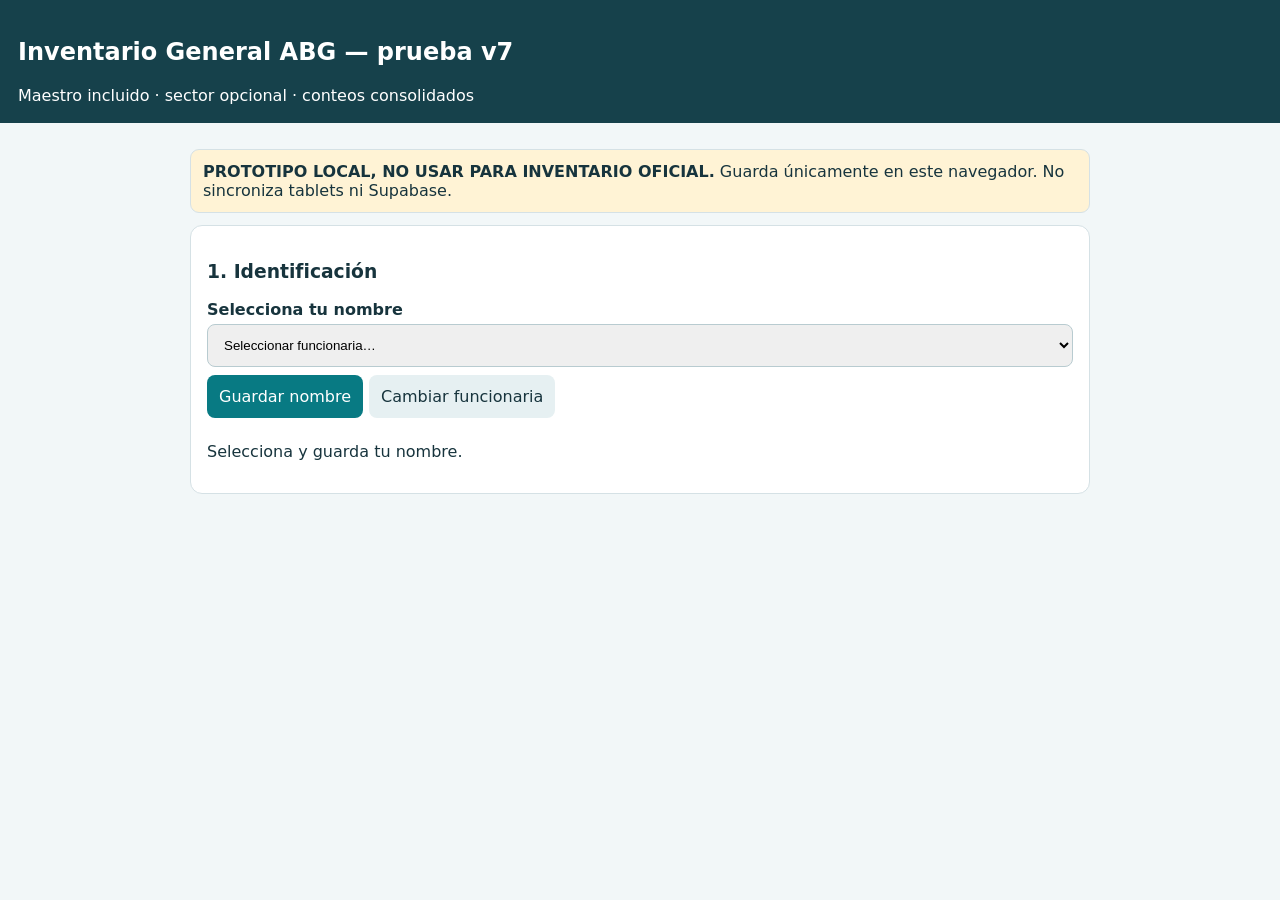
<file: prueba-inventario-general-v7.html>
<!doctype html><html lang="es"><head><meta charset="utf-8"><meta name="viewport" content="width=device-width, initial-scale=1"><title>Prueba conteo general ABG v3</title><style>
:root{font-family:system-ui,sans-serif;color:#17343d;background:#f2f7f8}body{margin:0}header{background:#16414b;color:white;padding:18px}main{max-width:900px;margin:auto;padding:14px}.card{background:white;border:1px solid #d5e1e5;border-radius:12px;padding:16px;margin:12px 0}label{display:block;font-weight:650;margin:12px 0 5px}input,button{font:inherit;padding:12px;border-radius:8px;box-sizing:border-box}input{width:100%;border:1px solid #b8cbd0}button{background:#087a83;color:white;border:0;cursor:pointer;margin:8px 6px 8px 0}.secondary{background:#e6f0f2;color:#17343d}.grid{display:grid;grid-template-columns:1fr 1fr;gap:12px}.warning{background:#fff3d5;padding:12px;border-radius:9px}.suggest{border:1px solid #ccdce0;border-radius:8px;max-height:210px;overflow:auto}.suggest button{display:block;background:white;color:#17343d;width:100%;text-align:left;border-radius:0;margin:0;border-bottom:1px solid #e6eef0}.suggest button:hover{background:#e5f5f5}.chosen{color:#067b54;font-weight:700}dialog{max-width:850px;width:calc(100% - 28px);border:0;border-radius:12px;padding:20px} .detail-link{background:none;color:#087a83;text-decoration:underline;text-align:left;padding:0;margin:0;font-weight:650} table{width:100%;border-collapse:collapse}td,th{padding:9px;border-bottom:1px solid #e4ecef;text-align:left}small{color:#596d72}@media(max-width:650px){.grid{grid-template-columns:1fr}table{font-size:12px}}</style></head><body>
<header><h2>Inventario General ABG — prueba v7</h2><div>Maestro incluido · sector opcional · conteos consolidados</div></header><main><div class="card warning"><strong>PROTOTIPO LOCAL, NO USAR PARA INVENTARIO OFICIAL.</strong> Guarda únicamente en este navegador. No sincroniza tablets ni Supabase.</div>
<section class="card" id="loginPage"><h3>1. Identificación</h3><label>Selecciona tu nombre</label><select id="name" style="width:100%;padding:12px;border:1px solid #b8cbd0;border-radius:8px"><option value="">Seleccionar funcionaria…</option><option value="Nicole Astudillo">Nicole Astudillo</option><option value="Gabriela Ramírez">Gabriela Ramírez</option><option value="Eva Villarroel">Eva Villarroel</option><option value="Carolina Barrera">Carolina Barrera</option><option value="__other__">+ Agregar otra funcionaria</option></select><div id="otherWrap" hidden><label>Nombre y apellido de la nueva funcionaria</label><input id="otherName" placeholder="Nombre y apellido" maxlength="90"></div><button id="saveName">Guardar nombre</button><button class="secondary" id="changeName">Cambiar funcionaria</button><p id="who"></p></section>
<div id="countPage" hidden><section class="card"><p><strong id="activeName"></strong> · <button class="secondary" id="switchWorker" type="button">Cambiar funcionaria</button></p><h3>2. Registrar conteo</h3><label>Buscar medicamento</label><input id="search" placeholder="Escribe al menos 2 letras" autocomplete="off"><div id="suggest" class="suggest" hidden></div><p id="selected" class="chosen">Ningún medicamento seleccionado</p><small id="catalogStatus"></small>
<div class="grid"><div><label>Sector (opcional)</label><input id="sector" placeholder="Puede quedar vacío"></div><div><label>Cantidad física</label><input id="qty" type="number" min="0" step="1"></div><div><label>Vencimiento</label><input id="expiry" type="date"></div></div><button id="add">Guardar conteo</button><p id="message" role="status"></p></section>
<section class="card"><h3>3. Conteos de esta tablet</h3><div style="overflow:auto"><table><thead><tr><th>Medicamento</th><th>Sector</th><th>TENS</th><th>Cantidad</th><th>Vencimiento</th><th></th></tr></thead><tbody id="entries"></tbody></table></div></section>
<section class="card"><h3>4. Consolidado</h3><div style="overflow:auto"><table><thead><tr><th>Medicamento</th><th>Total</th><th>Vencimiento más próximo</th><th>Registros</th></tr></thead><tbody id="summary"></tbody></table></div><button id="export">Exportar CSV</button></section></div><dialog id="detailDialog"><h3 id="detailTitle"></h3><div id="detailBody"></div><button class="secondary" id="closeDetail">Cerrar</button></dialog></main>
<script>
const STAFF=["Nicole Astudillo","Gabriela Ramírez","Eva Villarroel","Carolina Barrera"];const EXTRA_KEY="abg_general_demo_extra_staff_v1";let extraStaff=[];try{extraStaff=JSON.parse(localStorage.getItem(EXTRA_KEY)||"[]")}catch(e){}
const CATALOG=["17-Beta Estradiol Micronizado 1 mg Comprimidos","Abalgin Adultos Supositorios","Acenocumarol 4 mg Comprimidos","Aciclovir 400 mg Comprimidos","Aciclovir Crema Dermica 5% (15 g)","Acido Acetilsalicilico Comprimidos 100 Mg","Acido Folico 0,4 mg Comprimidos","Acido Folico 1 mg Comprimidos","Acido Folico 5 mg Comprimidos","Acido Valproico 500 mg Comprimidos de Liberacion Prolongada","Acido Valproico Comprimidos Con Recubrimiento Enterico 200 Mg","Acido Valproico suspension 250 mg/5 ml (120 ml)","Adapaleno 0,1 % Gel Tópico , pomo 30 gramos","Adapaleno 0,3 % Gel Topico , pomo","Adenosina 6 mg/2ml Solucion Inyectable , ampolla","Amiodarona Clorhidrato 150mg/3ml Solucion Inyectable, ampolla","Amitriptilina Clorhidrato 25 mg Comprimidos","Amlodipino Comprimidos 10 Mg","Amlodipino Comprimidos 5 mg","Amoxicilina 500 mg Capsulas","Amoxicilina 500 mg/5 ml Polvo Para Suspension Oral , frasco 60 ml","Amoxicilina 500 mg/Acido Clavulanico 125 mg , Comprimidos","Amoxicilina Trihidrato 400 mg/Acido Clavulanico 57 mg en 5 ml, Suspension oral, frasco 70 ml","Anfebutamona 150 mg Comprimidos de Liberacion Prolongada (Bupropion)","Atemperator Acido Valproico Gotas Orales 300 Mg/Ml (25 ml)","Atenolol 50 Mg Comprimidos","Atorvastatina 20 mg Comprimidos","Atropina Sulfato 0,5 mg/Papaverina Clorhidrato 40 mg, comprimidos","Atropina Sulfato 1 mg/1 ml Solucion Inyectable , ampolla","Azitromicina 400 mg/5ml Suspension Oral , frasco 20 ml","Azitromicina 500 mg Comprimidos","Bencilpenicilina Benzatina 1.200.000 U.I. Polvo para Suspension Inyectable , frasco ampolla","Betametasona Crema Dermica 0,05% (15 g)","Betametasona Fosfato Disodico 4 mg/1 ml, Solucion Inyectable, ampolla","Bimatoprost 0,01% / Brimonidina 0,15% / Timolol 0,5% Solucion Oftalmica , frasco 5 ml (1 ml= 20 gotas)","Brimonidina 0,2% Solucion Oftalmica, frasco 5 ml (1 ml=20 gotas) (prescribe gotas)","Bromuro de Ipratropio 0.25 mg/Fenoterol Bromhidrato 0.5mg en 1ml Solucion Para Inhalacion por Nebulizador, frasco de 20 ml (1 ml = 20 gotas)","Bromuro De Ipratropio 20 mcg/dosis Aerosol Para Inhalacion , 200 dosis (prescribe dosis)","Budesonida 200 mcg/dosis Aerosol Para Inhalacion , 200 dosis (prescribe dosis)","Buprenorfina 35 mcg/h Sistema Terapeutico Transdermico , parche","Captopril 25 mg Comprimidos","Carbamazepina 400 mg Comprimidos de Liberacion Prolongada","Carbamazepina Comprimidos 200 Mg","Carvedilol 12,5 mg Comprimidos","Carvedilol 25 mg Comprimidos","Carvedilol 6,25 mg Comprimidos","Cefadroxilo 250 mg/5 ml Polvo Para Suspension Oral , frasco 60 ml","Cefadroxilo 500 mg Capsulas","Celecoxib 200 mg Capsulas","Cetirizina 5mg/5ml Jarabe, frasco 60 ml","Ciclobenzaprina Clorhidrato 10 Mg Comprimidos Recubiertos","Ciclopiroxolamina 1 % Crema Topica , pomo","Ciprofloxacino 500 mg Comprimidos","Citalopram 20 mg comprimidos","Claritromicina 250 mg/5 ml Polvo Para Suspension Oral , frasco 60 ml","Claritromicina 500 mg Comprimidos","Clindamicina 300 mg Capsulas","Clobazam 10 mg Comprimidos","Clobetasol Propionato 0,05% Crema Topica ,pomo","Clonazepam Comprimidos 0,5 Mg","Clonazepam Comprimidos 2 Mg","Clopidogrel 75 mg Comprimidos","Cloranfenicol 0,5% Solucion Oftalmica, frasco 10 ml (1 ml= 20 gotas) (prescribe gotas)","Cloranfenicol 1% Ungüento Oftalmico , pomo 5 gramos","Clorfenamina Maleato 10 mg/1 ml Solucion Inyectable , ampolla","Clorfenamina Maleato 4 mg Comprimidos","Clorpromazina Clorhidrato 100 mg Comprimidos","Clorpromazina Clorhidrato 25 mg/2 ml Solucion Inyectable , ampolla","Clotrimazol 500 Mg Ovulos","Clotrimazol Crema Topica 1%","Cotrimoxazol 240mg / 5 ml Suspension Oral (50 ml)","Cotrimoxazol 800 mg/160 mg Comprimidos","Crema Humectante con urea 10%","Dapagliflozina 10 mg Comprimidos","Depo - Prodasone Suspension Inyectable 150 Mg/1 Ml (1 ml)","Desloratadina 2,5 mg/5 ml Jarabe, frasco 120 ml","Desloratadina Comprimidos Recubiertos 5 Mg","Diazepam 10 mg/2 ml Solucion Inyectable , ampolla","Diazepam Comprimidos 10 Mg","Diclofenaco Sodico 12,5 mg ,supositorio","Diclofenaco Sodico 50 mg Comprimidos","Diclofenaco Sodico 75 mg/3 ml Solucion Inyectable , ampolla","Digoxina Comprimidos 0,25 Mg","Disulfiramo Comprimidos 500 Mg","Domperidona 10 mg Comprimidos","Domperidona 10 mg/1 ml Suspension para Gotas Orales, frasco 20 ml (1ml=20 gotas=10 mg)","Dorzolamida 2% Solucion Oftalmica, frasco 5 ml (1 ml=20 gotas) (prescribe gotas)","Dorzolamida 20 mg/ Timolol 5 mg en 1 ml Solucion Oftalmica, frasco 5 ml (1 ml= 20 gotas) (prescribe gotas)","Doxiciclina 100 mg Capsulas","Duloxetina 30 mg Capsulas","Enalapril Maleato Comprimidos Recubiertos 10 Mg","Enantato de Noretisterona 50mg; Valerato de estradiol 5mg (Mesigyna inyectable)","Epinefrina 1 mg/1 ml Solucion Inyectable , ampolla","Espironolactona Comprimidos 25 Mg","Estradiol 1mg / Didrogesterona 5mg, Blister","Estradiol Micronizado 0,5 mg/aplicacion Gel Transdermico, frasco 95 g","Etambutol Clorhidrato 400 mg Comprimidos","Famotidina Comprimidos 40 Mg","Fenitoina Sodica Comprimidos 100 Mg","Fenobarbital Comprimidos 100 Mg","Flucloxacilina 250 mg/5 ml Polvo Para Suspension Oral , frasco 60 ml","Flucloxacilina 500 mg Capsulas","Fluconazol 150 mg Capsulas","Flumazenil 0,5 mg/5 ml Solucion Inyectable, ampolla","Fluoxetina Comprimidos Recubiertos 20 Mg","Fluticasona Propionato 250 mcg /Salmeterol 25 mcg/dosis , Aerosol para Inhalacion 120 dosis (prescribe dosis)","Fluticasona Propionato Aerosol Para Inhalacion 125 Mcg/Dosis (120 dos)","Fluticasona Propionato/Salmeterol (125/25) Aerosol Para Inhalacion (120 dos)","Folifer Capsulas Con Granulos Con Hierro De Liberacion Prolongada","Furosemida 20 mg/1 ml Solucion Inyectable , ampolla","Furosemida 40 mg Comprimidos","Gemfibrozilo Comprimidos Recubiertos 600 Mg","Gentamicina 0,3% Solucion Oftalmica , frasco 5 ml (1 ml= 20 gotas) (prescribe gotas)","Gentamicina 0,3% Ungüento Oftalmico , pomo","Gentamicina Solucion Inyectable 80 Mg/2 Ml (amp)","Glibenclamida Comprimidos 5 Mg","Haloperidol 1 mg Comprimidos","Haloperidol 5 mg/1 ml Solucion Inyectable , ampolla","Hidralazina Clorhidrato 50 mg Comprimidos","Hidroclorotiazida Comprimidos 50 Mg","Hidrocortisona 1 % Crema Topica , pomo","Hidrocortisona 100 mg Polvo Liofilizado para Solucion Inyectable , frasco ampolla","Hidrocortisona 500 mg Polvo Liofilizado para Solucion Inyectable , frasco ampolla","Hidroxido de Aluminio 6% Suspension Oral , frasco 180 ml","Hidroxizina 10 mg/5 ml Jarabe, frasco 120 ml (prescribe frasco)","Hidroxizina 20 mg Comprimidos","Ibuprofeno 200 mg/5 ml Suspension Oral , frasco 120 ml","Ibuprofeno 400 mg Comprimidos","Imipramina Clorhidrato Comprimidos 25 Mg","Insulina Cristalina 100 U.I/ml,frasco ampolla 10 ml","Insulina NPH fco amp 100UI/ml fco 10 ml","Isoniazida 100 mg/5 ml Suspension oral, frasco 200 ml","Isoniazida 300 mg Comprimidos","Isoniazida Comprimidos 100 Mg","Isosorbide Dinitrato Comprimidos 10 Mg","Ketoconazol 2 % Shampoo , frasco","Ketoprofeno 100 mg/2 ml, Solucion Inyectable, ampolla","Ketorolaco 30 mg Comprimidos Sublingual","Lactulosa 65% Solucion Oral , frasco 200 ml","Lagrimas Artificiales Solucion Oftalmica , frasco 15 ml (1 ml= 20 gotas) (prescribe gotas)","Lamotrigina Comprimidos 100 Mg","Lamotrigina Comprimidos 50 Mg","Lanatosido C 0,4 mg/2 ml Solucion Inyectable , ampolla","Latanoprost 50 mcg/1 ml Solucion Oftalmica , frasco 2,5 ml (1 ml= 20 gotas) (prescribe gotas)","Levetiracetam 1000 mg Comprimidos","LEVETIRACETAM 500 mg","Levetiracetam solución oral 100 mg/ml (300 ml)","Levocetirizina 2,5 mg/5 ml jarabe, frasco 100 ml","Levocetirizina 5 mg Comprimidos","Levodopa 200mg + Benserazida 50mg Comprimidos","Levodopa 250 mg+ carbidopa 25 mg","Levodropropizina 60 Mg/10ml Solucion Oral , frasco 120 ml","Levonorgestrel 0,03 mg comprimidos","Levonorgestrel 0,75 mg Comprimidos , blister","Levonorgestrel 1,5mg Comprimido","Levonorgestrel+Etinilestradiol cm ANULETTE® blister 28 cm","Levotiroxina Sodica Comprimidos 100 Mcg","Levotiroxina Sodica Comprimidos 50 Mcg","Lidocaina Clorhidrato 2% Solucion Inyectable , ampolla 5 ml","Loratadina 10 Mg Comprimidos","Loratadina 5 mg/5 ml Jarabe , frasco 60 ml","Losartan Potasico Comprimidos Recubiertos 50 Mg","Mebendazol Comprimidos 100 Mg","Mebendazol Suspension 100 Mg/5 Ml (30 ml)","Medroxiprogesterona Acetato 104 mg/0.65 ml jeringa prellenada","Metamizol Sodico Monohidrato 1 g/2 ml Solucion Inyectable , ampolla","Metformina Clorhidrato 1000 mg Comprimidos de Liberacion Prolongada","Metformina Clorhidrato Comprimidos Recubiertos 850 Mg","Metildopa 250 mg comprimido","Metilfenidato Clorhidrato Comprimidos 10 Mg","Metoclopramida Clorhidrato 10 mg/2 ml Solucion Inyectable , ampolla","Metronidazol 0,75 % gel dermico , pomo","Metronidazol 125 mg/ 5 ml Suspensión Oral, frasco 120 ml","Metronidazol 500 mg Comprimidos","Metronidazol Ovulos 500 Mg","Miconazol 2% Gel Oral, pomo 40 g","Midazolam 5 mg/1 ml Solucion Inyectable , ampolla","Mometasona Furoato 0,1% Crema Topica , pomo","Morfina Clorhidrato 10 mg/1 ml Solucion Inyectable , ampolla","Nistatina 100.000 U.I. Ovulos","Nistatina 100.000 U.I./1 ml Suspension para Gotas Orales , frasco 24 ml (1 ml=20 gotas)","Nitrofurantoina 100 mg Capsulas","Novafem Suspension Inyectable (amp)","Omeprazol 20 mg Capsulas","Paracetamol 100 mg/1 ml Solucion para gotas Orales , frasco 15 ml (1ml=30 gotas=100 mg)","Paracetamol 125mg Supositorios","Paracetamol 500 mg Comprimidos","Paracetamol 80 mg Comprimidos","Pargeverina Clorhidrato 5 mg/1 ml Solucion Inyectable , ampolla","Paroxetina 20 Mg Comprimidos Recubiertos","Piridoxina 10 mg Comprimidos","Piridoxina 50 mg Comprimidos","Pomada 6% azufrada, Pomo 50 gramos","Prednisona 20 mg Comprimidos","Prednisona 20 mg/5 ml Suspension Oral , frasco 60 ml","Prednisona 5 mg Comprimidos","Pregabalina 75 mg Capsulas","Primidona 250 Mg Comprimidos","Progesterona Micronizada 100 mg Capsulas","Propanolol Comprimidos 40 Mg","Propranolol Clorhidrato 1 mg/1 ml Solucion Inyectable , ampolla","Quetiapina 100 mg","Quetiapina 25 mg Comprimidos","Rifampicina 150 Mg Capsulas","Rifampicina 150 mg/Isoniazida 75 mg Comprimidos","Rifampicina 150 mg/Isoniazida 75 mg/Pirazinamida 400 mg/Etambutol 275 mg, Comprimidos","Rifapentina 150 mg Comprimidos","Rifapentina 300 mg/Isoniazida 300 mg Comprimidos","Risperidona 1 mg Comprimidos","Salbutamol 100 mcg/dosis Aerosol Para Inhalacion , 200 dosis (prescribe dosis)","Sales Para Rehidratacion Oral-60 Polvo Para Solucion oral, sobre","Sales Para Rehidratacion Oral-90 Polvo Para Solucion oral, sobre","Salmeterol Aerosol Para Inhalacion 25 Mcg/Dosis (120 dos)","sellos de seguridad carro de paro","Sertralina 50 Mg Comprimidos","Sifrol (Pramipexol) 0,25 mg.","Sifrol Comprimidos 1 Mg","Sulfato De Magnesio 25% Solucion Inyectable , ampolla","Sulfato de Zinc 5 mg / ml Frasco 30 ml","Sulfato Ferroso 125 Mg/Ml Solución Para Gotas Orales (30 Ml)","Sulfato Ferroso Comprimidos 200 Mg","Suxametonio 100 mg Polvo Liofilizado para Solución Inyectable, ampolla","Terbinafina 1 % Solucion Topica, frasco 15 ml","Terbinafina 250 mg Comprimidos","Tibolona 2,5 mg Comprimidos, blister","Timolol 0,5% Solucion Oftalmica , frasco 10 ml (1 ml= 20 gotas) (prescribe gotas)","Tonaril Comprimidos 2 Mg","Tramadol Clorhidrato 100 mg/1 ml Solucion para gotas Orales , frasco 10 ml (1 ml= 25 gotas =100 mg)","Tramadol Clorhidrato 50 mg Comprimidos","Travoprost 0,004%/Timolol 0,5% Solucion Oftalmica, frasco 2,5 ml (1 ml= 20 gotas) (prescribe gotas)","Trazodona 100 mg Capsulas","Vaselina Liquida Esteril 1mg/ 1 ml, ampolla 10 ml","Venlafaxina 37,5 mg Capsulas de Liberacion Prolongada","Venlafaxina 75 mg Comprimidos","Verapamilo Clorhidrato 5 mg/2 ml Solucion Inyectable , ampolla","Vildagliptina 50 mg Comprimidos","Vitaminas ACD gotas fco 30 ml","Vitaminas B1, B6, B12 10.000 Solucion Inyectable (amp)"];
const $=id=>document.getElementById(id),K="abg_general_demo_entries_v1",N="abg_general_demo_name_v1";
const norm=s=>String(s||"").normalize("NFD").replace(/[\u0300-\u036f]/g,"").toLowerCase().trim();
const esc=s=>String(s??"").replace(/[&<>"']/g,c=>({"&":"&amp;","<":"&lt;",">":"&gt;",'"':"&quot;","'":"&#39;"}[c]));
let selected=null,records=[];try{records=JSON.parse(localStorage.getItem(K)||"[]")}catch(e){}
$("catalogStatus").textContent=CATALOG.length+" medicamentos cargados desde el maestro ABG (incluidos en este archivo; no requiere conexión para buscarlos).";
function refreshStaff(){const current=$("name").value;for(const o of [...$("name").options])if(o.dataset.extra)o.remove();for(const n of extraStaff){if(STAFF.includes(n))continue;const o=document.createElement("option");o.value=n;o.textContent=n;o.dataset.extra="1";$("name").add(o,$("name").querySelector('option[value="__other__"]'))}if([...STAFF,...extraStaff].includes(current))$("name").value=current}
refreshStaff();const savedName=localStorage.getItem(N)||"";if(savedName&&![...STAFF,...extraStaff].includes(savedName))localStorage.removeItem(N);$("name").value=[...STAFF,...extraStaff].includes(savedName)?savedName:"";
$("name").addEventListener("change",()=>{$("otherWrap").hidden=$("name").value!=="__other__";if(!$("otherWrap").hidden)$("otherName").focus()});
function showName(){const n=localStorage.getItem(N);$("who").textContent=n?"Registrando como: "+n:"Selecciona y guarda tu nombre."; $("loginPage").hidden=!!n;$("countPage").hidden=!n;$("activeName").textContent=n?"Funcionaria: "+n:""}showName();
$("saveName").onclick=()=>{let v=$("name").value.trim();if(v==="__other__"){v=$("otherName").value.trim().replace(/\s+/g," ");if(v.length<5||!v.includes(" "))return alert("Ingresa nombre y apellido");if(![...STAFF,...extraStaff].some(n=>norm(n)===norm(v))){extraStaff.push(v);localStorage.setItem(EXTRA_KEY,JSON.stringify(extraStaff));refreshStaff()}}if(![...STAFF,...extraStaff].some(n=>norm(n)===norm(v)))return alert("Selecciona una funcionaria de la nómina");v=[...STAFF,...extraStaff].find(n=>norm(n)===norm(v));localStorage.setItem(N,v);$("otherWrap").hidden=true;$("otherName").value="";showName()};
$("changeName").onclick=()=>{localStorage.removeItem(N);$("name").value="";showName();$("name").focus()};
$("switchWorker").onclick=()=>{localStorage.removeItem(N);$("name").value="";showName();$("name").focus()};
$("closeDetail").addEventListener("click",()=>{$("detailDialog").close()});
$("detailDialog").addEventListener("click",e=>{if(e.target===$("detailDialog"))$("detailDialog").close()});
$("search").addEventListener("input",()=>{selected=null;$("selected").textContent="Ningún medicamento seleccionado";const q=norm($("search").value);if(q.length<2){$("suggest").hidden=true;return}const found=CATALOG.filter(m=>norm(m).includes(q)).slice(0,40);$("suggest").replaceChildren();for(const m of found){const b=document.createElement("button");b.type="button";b.textContent=m;b.onclick=()=>{selected=m;$("search").value=m;$("selected").textContent="Seleccionado: "+m;$("suggest").hidden=true};$("suggest").append(b)}if(!found.length)$("suggest").textContent="Sin coincidencias";$("suggest").hidden=false});
$("add").onclick=()=>{const name=localStorage.getItem(N),qty=Number($("qty").value),expiry=$("expiry").value;if(!name)return alert("Primero guarda tu nombre");if(!selected)return alert("Selecciona un medicamento del listado");if(!$("qty").value||!Number.isSafeInteger(qty)||qty<0)return alert("Ingresa una cantidad entera no negativa");if(!expiry)return alert("Indica el vencimiento más próximo");const id=(crypto.randomUUID?crypto.randomUUID():String(Date.now())+Math.random());records.push({id,name,med:selected,sector:$("sector").value.trim(),qty,expiry,at:new Date().toISOString()});localStorage.setItem(K,JSON.stringify(records));$("qty").value="";$("search").value="";selected=null;$("selected").textContent="Ningún medicamento seleccionado";$("message").textContent="Guardado solo en esta tablet (sin sincronizar).";render()};
function render(){const sums=new Map();$("entries").replaceChildren();for(const r of records){const tr=document.createElement("tr");for(const value of [r.med,r.sector,r.name,r.qty,r.expiry]){const td=document.createElement("td");td.textContent=value;tr.append(td)}const td=document.createElement("td"),b=document.createElement("button");b.textContent="Quitar";b.className="secondary";b.onclick=()=>{if(confirm("¿Quitar este conteo de prueba?")){records=records.filter(x=>x.id!==r.id);localStorage.setItem(K,JSON.stringify(records));render()}};td.append(b);tr.append(td);$("entries").append(tr);const k=norm(r.med),v=sums.get(k)||{name:r.med,total:0,count:0};v.total+=Number(r.qty);v.count++;if(r.expiry&&(!v.nearest||r.expiry<v.nearest))v.nearest=r.expiry;sums.set(k,v)}$("summary").replaceChildren();for(const v of [...sums.values()].sort((a,b)=>a.name.localeCompare(b.name,"es"))){const tr=document.createElement("tr");{const td=document.createElement("td"),btn=document.createElement("button");btn.className="detail-link";btn.textContent=v.name;btn.onclick=()=>showDetail(v.name);td.append(btn);tr.append(td)}for(const value of [v.total,v.nearest||"—",v.count]){const td=document.createElement("td");td.textContent=value;tr.append(td)}$("summary").append(tr)}}render();
function showDetail(med){$("detailTitle").textContent=med;const rs=records.filter(r=>norm(r.med)===norm(med));const table=document.createElement("table");const head=document.createElement("tr");for(const h of ["Funcionaria","Sector","Cantidad","Vencimiento","Registrado"]){const th=document.createElement("th");th.textContent=h;head.append(th)}table.append(head);for(const r of rs){const tr=document.createElement("tr");for(const value of [r.name,r.sector||"Sin sector",r.qty,r.expiry,new Date(r.at).toLocaleString("es-CL")]){const td=document.createElement("td");td.textContent=value;tr.append(td)}table.append(tr)}$("detailBody").replaceChildren(table);$("detailDialog").showModal()}
$("export").onclick=()=>{const rows=[["tipo","medicamento","sector","funcionaria","cantidad","vcto","fecha_hora"],...records.map(r=>["conteo",r.med,r.sector,r.name,r.qty,r.expiry,r.at])];const sums=new Map();for(const r of records){const v=sums.get(r.med)||{total:0,nearest:null};v.total+=Number(r.qty);if(r.expiry&&(!v.nearest||r.expiry<v.nearest))v.nearest=r.expiry;sums.set(r.med,v)}for(const [m,v] of sums)rows.push(["TOTAL",m,"","",v.total,v.nearest||"",""]);const csv="\ufeff"+rows.map(row=>row.map(v=>'"'+String(v??"").replace(/"/g,'""')+'"').join(";")).join("\r\n");const a=document.createElement("a");a.href=URL.createObjectURL(new Blob([csv],{type:"text/csv;charset=utf-8"}));a.download="prueba_inventario_ABG_v3.csv";a.click();setTimeout(()=>URL.revokeObjectURL(a.href),1000)};
</script></body></html>
</file>
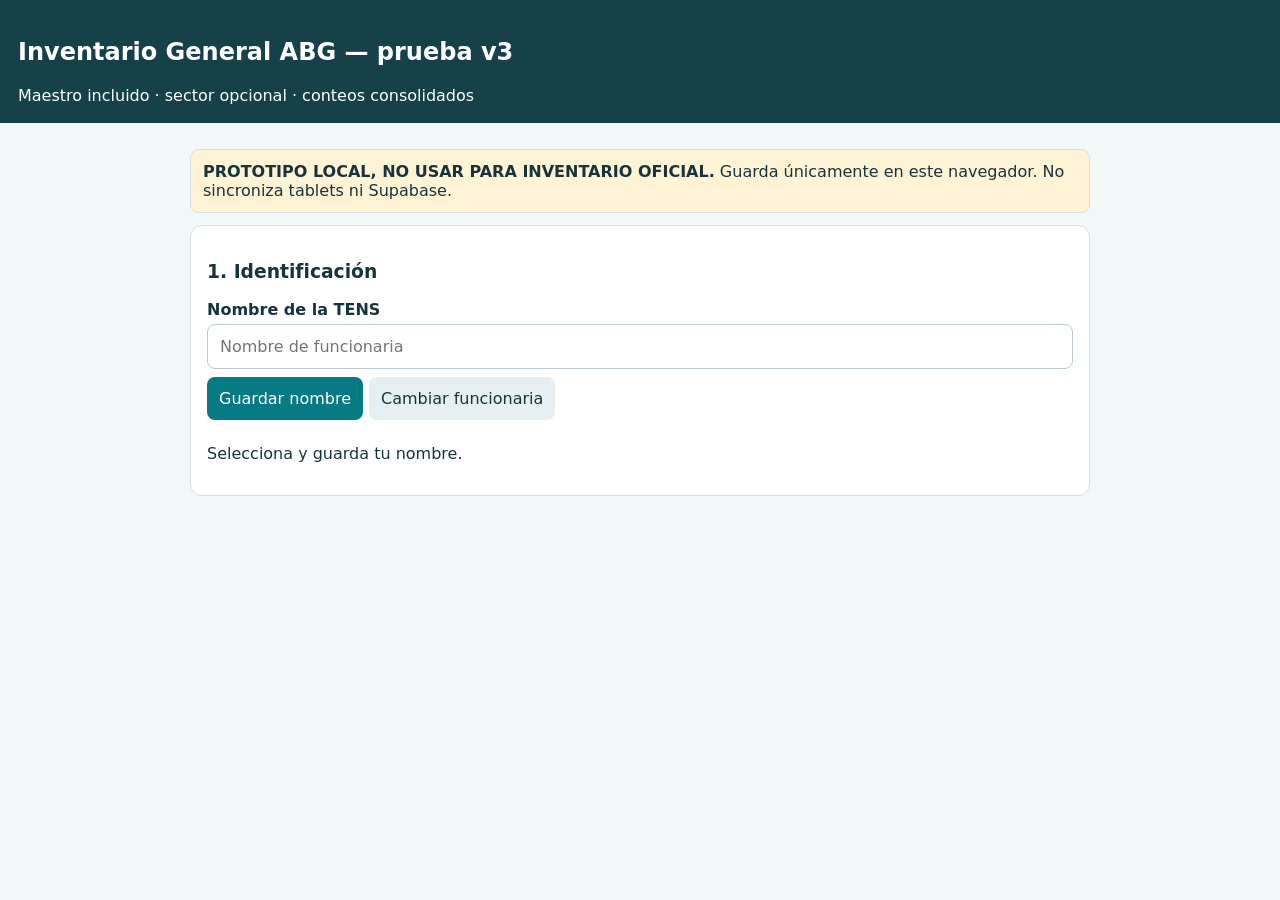
<file: prueba-inventario-general.html>
<!doctype html><html lang="es"><head><meta charset="utf-8"><meta name="viewport" content="width=device-width, initial-scale=1"><title>Prueba conteo general ABG v3</title><style>
:root{font-family:system-ui,sans-serif;color:#17343d;background:#f2f7f8}body{margin:0}header{background:#16414b;color:white;padding:18px}main{max-width:900px;margin:auto;padding:14px}.card{background:white;border:1px solid #d5e1e5;border-radius:12px;padding:16px;margin:12px 0}label{display:block;font-weight:650;margin:12px 0 5px}input,button{font:inherit;padding:12px;border-radius:8px;box-sizing:border-box}input{width:100%;border:1px solid #b8cbd0}button{background:#087a83;color:white;border:0;cursor:pointer;margin:8px 6px 8px 0}.secondary{background:#e6f0f2;color:#17343d}.grid{display:grid;grid-template-columns:1fr 1fr;gap:12px}.warning{background:#fff3d5;padding:12px;border-radius:9px}.suggest{border:1px solid #ccdce0;border-radius:8px;max-height:210px;overflow:auto}.suggest button{display:block;background:white;color:#17343d;width:100%;text-align:left;border-radius:0;margin:0;border-bottom:1px solid #e6eef0}.suggest button:hover{background:#e5f5f5}.chosen{color:#067b54;font-weight:700}dialog{max-width:850px;width:calc(100% - 28px);border:0;border-radius:12px;padding:20px} .detail-link{background:none;color:#087a83;text-decoration:underline;text-align:left;padding:0;margin:0;font-weight:650} table{width:100%;border-collapse:collapse}td,th{padding:9px;border-bottom:1px solid #e4ecef;text-align:left}small{color:#596d72}@media(max-width:650px){.grid{grid-template-columns:1fr}table{font-size:12px}}</style></head><body>
<header><h2>Inventario General ABG — prueba v3</h2><div>Maestro incluido · sector opcional · conteos consolidados</div></header><main><div class="card warning"><strong>PROTOTIPO LOCAL, NO USAR PARA INVENTARIO OFICIAL.</strong> Guarda únicamente en este navegador. No sincroniza tablets ni Supabase.</div>
<section class="card" id="loginPage"><h3>1. Identificación</h3><label>Nombre de la TENS</label><input id="name" placeholder="Nombre de funcionaria"><button id="saveName">Guardar nombre</button><button class="secondary" id="changeName">Cambiar funcionaria</button><p id="who"></p></section>
<div id="countPage" hidden><section class="card"><p><strong id="activeName"></strong> · <button class="secondary" id="switchWorker" type="button">Cambiar funcionaria</button></p><h3>2. Registrar conteo</h3><label>Buscar medicamento</label><input id="search" placeholder="Escribe al menos 2 letras" autocomplete="off"><div id="suggest" class="suggest" hidden></div><p id="selected" class="chosen">Ningún medicamento seleccionado</p><small id="catalogStatus"></small>
<div class="grid"><div><label>Sector (opcional)</label><input id="sector" placeholder="Puede quedar vacío"></div><div><label>Cantidad física</label><input id="qty" type="number" min="0" step="1"></div><div><label>Vencimiento</label><input id="expiry" type="date"></div></div><button id="add">Guardar conteo</button><p id="message" role="status"></p></section>
<section class="card"><h3>3. Conteos de esta tablet</h3><div style="overflow:auto"><table><thead><tr><th>Medicamento</th><th>Sector</th><th>TENS</th><th>Cantidad</th><th>Vencimiento</th><th></th></tr></thead><tbody id="entries"></tbody></table></div></section>
<section class="card"><h3>4. Consolidado</h3><div style="overflow:auto"><table><thead><tr><th>Medicamento</th><th>Total</th><th>Vencimiento más próximo</th><th>Registros</th></tr></thead><tbody id="summary"></tbody></table></div><button id="export">Exportar CSV</button></section></div><dialog id="detailDialog"><h3 id="detailTitle"></h3><div id="detailBody"></div><button class="secondary" id="closeDetail">Cerrar</button></dialog></main>
<script>
const CATALOG=["17-Beta Estradiol Micronizado 1 mg Comprimidos","Abalgin Adultos Supositorios","Acenocumarol 4 mg Comprimidos","Aciclovir 400 mg Comprimidos","Aciclovir Crema Dermica 5% (15 g)","Acido Acetilsalicilico Comprimidos 100 Mg","Acido Folico 0,4 mg Comprimidos","Acido Folico 1 mg Comprimidos","Acido Folico 5 mg Comprimidos","Acido Valproico 500 mg Comprimidos de Liberacion Prolongada","Acido Valproico Comprimidos Con Recubrimiento Enterico 200 Mg","Acido Valproico suspension 250 mg/5 ml (120 ml)","Adapaleno 0,1 % Gel Tópico , pomo 30 gramos","Adapaleno 0,3 % Gel Topico , pomo","Adenosina 6 mg/2ml Solucion Inyectable , ampolla","Amiodarona Clorhidrato 150mg/3ml Solucion Inyectable, ampolla","Amitriptilina Clorhidrato 25 mg Comprimidos","Amlodipino Comprimidos 10 Mg","Amlodipino Comprimidos 5 mg","Amoxicilina 500 mg Capsulas","Amoxicilina 500 mg/5 ml Polvo Para Suspension Oral , frasco 60 ml","Amoxicilina 500 mg/Acido Clavulanico 125 mg , Comprimidos","Amoxicilina Trihidrato 400 mg/Acido Clavulanico 57 mg en 5 ml, Suspension oral, frasco 70 ml","Anfebutamona 150 mg Comprimidos de Liberacion Prolongada (Bupropion)","Atemperator Acido Valproico Gotas Orales 300 Mg/Ml (25 ml)","Atenolol 50 Mg Comprimidos","Atorvastatina 20 mg Comprimidos","Atropina Sulfato 0,5 mg/Papaverina Clorhidrato 40 mg, comprimidos","Atropina Sulfato 1 mg/1 ml Solucion Inyectable , ampolla","Azitromicina 400 mg/5ml Suspension Oral , frasco 20 ml","Azitromicina 500 mg Comprimidos","Bencilpenicilina Benzatina 1.200.000 U.I. Polvo para Suspension Inyectable , frasco ampolla","Betametasona Crema Dermica 0,05% (15 g)","Betametasona Fosfato Disodico 4 mg/1 ml, Solucion Inyectable, ampolla","Bimatoprost 0,01% / Brimonidina 0,15% / Timolol 0,5% Solucion Oftalmica , frasco 5 ml (1 ml= 20 gotas)","Brimonidina 0,2% Solucion Oftalmica, frasco 5 ml (1 ml=20 gotas) (prescribe gotas)","Bromuro de Ipratropio 0.25 mg/Fenoterol Bromhidrato 0.5mg en 1ml Solucion Para Inhalacion por Nebulizador, frasco de 20 ml (1 ml = 20 gotas)","Bromuro De Ipratropio 20 mcg/dosis Aerosol Para Inhalacion , 200 dosis (prescribe dosis)","Budesonida 200 mcg/dosis Aerosol Para Inhalacion , 200 dosis (prescribe dosis)","Buprenorfina 35 mcg/h Sistema Terapeutico Transdermico , parche","Captopril 25 mg Comprimidos","Carbamazepina 400 mg Comprimidos de Liberacion Prolongada","Carbamazepina Comprimidos 200 Mg","Carvedilol 12,5 mg Comprimidos","Carvedilol 25 mg Comprimidos","Carvedilol 6,25 mg Comprimidos","Cefadroxilo 250 mg/5 ml Polvo Para Suspension Oral , frasco 60 ml","Cefadroxilo 500 mg Capsulas","Celecoxib 200 mg Capsulas","Cetirizina 5mg/5ml Jarabe, frasco 60 ml","Ciclobenzaprina Clorhidrato 10 Mg Comprimidos Recubiertos","Ciclopiroxolamina 1 % Crema Topica , pomo","Ciprofloxacino 500 mg Comprimidos","Citalopram 20 mg comprimidos","Claritromicina 250 mg/5 ml Polvo Para Suspension Oral , frasco 60 ml","Claritromicina 500 mg Comprimidos","Clindamicina 300 mg Capsulas","Clobazam 10 mg Comprimidos","Clobetasol Propionato 0,05% Crema Topica ,pomo","Clonazepam Comprimidos 0,5 Mg","Clonazepam Comprimidos 2 Mg","Clopidogrel 75 mg Comprimidos","Cloranfenicol 0,5% Solucion Oftalmica, frasco 10 ml (1 ml= 20 gotas) (prescribe gotas)","Cloranfenicol 1% Ungüento Oftalmico , pomo 5 gramos","Clorfenamina Maleato 10 mg/1 ml Solucion Inyectable , ampolla","Clorfenamina Maleato 4 mg Comprimidos","Clorpromazina Clorhidrato 100 mg Comprimidos","Clorpromazina Clorhidrato 25 mg/2 ml Solucion Inyectable , ampolla","Clotrimazol 500 Mg Ovulos","Clotrimazol Crema Topica 1%","Cotrimoxazol 240mg / 5 ml Suspension Oral (50 ml)","Cotrimoxazol 800 mg/160 mg Comprimidos","Crema Humectante con urea 10%","Dapagliflozina 10 mg Comprimidos","Depo - Prodasone Suspension Inyectable 150 Mg/1 Ml (1 ml)","Desloratadina 2,5 mg/5 ml Jarabe, frasco 120 ml","Desloratadina Comprimidos Recubiertos 5 Mg","Diazepam 10 mg/2 ml Solucion Inyectable , ampolla","Diazepam Comprimidos 10 Mg","Diclofenaco Sodico 12,5 mg ,supositorio","Diclofenaco Sodico 50 mg Comprimidos","Diclofenaco Sodico 75 mg/3 ml Solucion Inyectable , ampolla","Digoxina Comprimidos 0,25 Mg","Disulfiramo Comprimidos 500 Mg","Domperidona 10 mg Comprimidos","Domperidona 10 mg/1 ml Suspension para Gotas Orales, frasco 20 ml (1ml=20 gotas=10 mg)","Dorzolamida 2% Solucion Oftalmica, frasco 5 ml (1 ml=20 gotas) (prescribe gotas)","Dorzolamida 20 mg/ Timolol 5 mg en 1 ml Solucion Oftalmica, frasco 5 ml (1 ml= 20 gotas) (prescribe gotas)","Doxiciclina 100 mg Capsulas","Duloxetina 30 mg Capsulas","Enalapril Maleato Comprimidos Recubiertos 10 Mg","Enantato de Noretisterona 50mg; Valerato de estradiol 5mg (Mesigyna inyectable)","Epinefrina 1 mg/1 ml Solucion Inyectable , ampolla","Espironolactona Comprimidos 25 Mg","Estradiol 1mg / Didrogesterona 5mg, Blister","Estradiol Micronizado 0,5 mg/aplicacion Gel Transdermico, frasco 95 g","Etambutol Clorhidrato 400 mg Comprimidos","Famotidina Comprimidos 40 Mg","Fenitoina Sodica Comprimidos 100 Mg","Fenobarbital Comprimidos 100 Mg","Flucloxacilina 250 mg/5 ml Polvo Para Suspension Oral , frasco 60 ml","Flucloxacilina 500 mg Capsulas","Fluconazol 150 mg Capsulas","Flumazenil 0,5 mg/5 ml Solucion Inyectable, ampolla","Fluoxetina Comprimidos Recubiertos 20 Mg","Fluticasona Propionato 250 mcg /Salmeterol 25 mcg/dosis , Aerosol para Inhalacion 120 dosis (prescribe dosis)","Fluticasona Propionato Aerosol Para Inhalacion 125 Mcg/Dosis (120 dos)","Fluticasona Propionato/Salmeterol (125/25) Aerosol Para Inhalacion (120 dos)","Folifer Capsulas Con Granulos Con Hierro De Liberacion Prolongada","Furosemida 20 mg/1 ml Solucion Inyectable , ampolla","Furosemida 40 mg Comprimidos","Gemfibrozilo Comprimidos Recubiertos 600 Mg","Gentamicina 0,3% Solucion Oftalmica , frasco 5 ml (1 ml= 20 gotas) (prescribe gotas)","Gentamicina 0,3% Ungüento Oftalmico , pomo","Gentamicina Solucion Inyectable 80 Mg/2 Ml (amp)","Glibenclamida Comprimidos 5 Mg","Haloperidol 1 mg Comprimidos","Haloperidol 5 mg/1 ml Solucion Inyectable , ampolla","Hidralazina Clorhidrato 50 mg Comprimidos","Hidroclorotiazida Comprimidos 50 Mg","Hidrocortisona 1 % Crema Topica , pomo","Hidrocortisona 100 mg Polvo Liofilizado para Solucion Inyectable , frasco ampolla","Hidrocortisona 500 mg Polvo Liofilizado para Solucion Inyectable , frasco ampolla","Hidroxido de Aluminio 6% Suspension Oral , frasco 180 ml","Hidroxizina 10 mg/5 ml Jarabe, frasco 120 ml (prescribe frasco)","Hidroxizina 20 mg Comprimidos","Ibuprofeno 200 mg/5 ml Suspension Oral , frasco 120 ml","Ibuprofeno 400 mg Comprimidos","Imipramina Clorhidrato Comprimidos 25 Mg","Insulina Cristalina 100 U.I/ml,frasco ampolla 10 ml","Insulina NPH fco amp 100UI/ml fco 10 ml","Isoniazida 100 mg/5 ml Suspension oral, frasco 200 ml","Isoniazida 300 mg Comprimidos","Isoniazida Comprimidos 100 Mg","Isosorbide Dinitrato Comprimidos 10 Mg","Ketoconazol 2 % Shampoo , frasco","Ketoprofeno 100 mg/2 ml, Solucion Inyectable, ampolla","Ketorolaco 30 mg Comprimidos Sublingual","Lactulosa 65% Solucion Oral , frasco 200 ml","Lagrimas Artificiales Solucion Oftalmica , frasco 15 ml (1 ml= 20 gotas) (prescribe gotas)","Lamotrigina Comprimidos 100 Mg","Lamotrigina Comprimidos 50 Mg","Lanatosido C 0,4 mg/2 ml Solucion Inyectable , ampolla","Latanoprost 50 mcg/1 ml Solucion Oftalmica , frasco 2,5 ml (1 ml= 20 gotas) (prescribe gotas)","Levetiracetam 1000 mg Comprimidos","LEVETIRACETAM 500 mg","Levetiracetam solución oral 100 mg/ml (300 ml)","Levocetirizina 2,5 mg/5 ml jarabe, frasco 100 ml","Levocetirizina 5 mg Comprimidos","Levodopa 200mg + Benserazida 50mg Comprimidos","Levodopa 250 mg+ carbidopa 25 mg","Levodropropizina 60 Mg/10ml Solucion Oral , frasco 120 ml","Levonorgestrel 0,03 mg comprimidos","Levonorgestrel 0,75 mg Comprimidos , blister","Levonorgestrel 1,5mg Comprimido","Levonorgestrel+Etinilestradiol cm ANULETTE® blister 28 cm","Levotiroxina Sodica Comprimidos 100 Mcg","Levotiroxina Sodica Comprimidos 50 Mcg","Lidocaina Clorhidrato 2% Solucion Inyectable , ampolla 5 ml","Loratadina 10 Mg Comprimidos","Loratadina 5 mg/5 ml Jarabe , frasco 60 ml","Losartan Potasico Comprimidos Recubiertos 50 Mg","Mebendazol Comprimidos 100 Mg","Mebendazol Suspension 100 Mg/5 Ml (30 ml)","Medroxiprogesterona Acetato 104 mg/0.65 ml jeringa prellenada","Metamizol Sodico Monohidrato 1 g/2 ml Solucion Inyectable , ampolla","Metformina Clorhidrato 1000 mg Comprimidos de Liberacion Prolongada","Metformina Clorhidrato Comprimidos Recubiertos 850 Mg","Metildopa 250 mg comprimido","Metilfenidato Clorhidrato Comprimidos 10 Mg","Metoclopramida Clorhidrato 10 mg/2 ml Solucion Inyectable , ampolla","Metronidazol 0,75 % gel dermico , pomo","Metronidazol 125 mg/ 5 ml Suspensión Oral, frasco 120 ml","Metronidazol 500 mg Comprimidos","Metronidazol Ovulos 500 Mg","Miconazol 2% Gel Oral, pomo 40 g","Midazolam 5 mg/1 ml Solucion Inyectable , ampolla","Mometasona Furoato 0,1% Crema Topica , pomo","Morfina Clorhidrato 10 mg/1 ml Solucion Inyectable , ampolla","Nistatina 100.000 U.I. Ovulos","Nistatina 100.000 U.I./1 ml Suspension para Gotas Orales , frasco 24 ml (1 ml=20 gotas)","Nitrofurantoina 100 mg Capsulas","Novafem Suspension Inyectable (amp)","Omeprazol 20 mg Capsulas","Paracetamol 100 mg/1 ml Solucion para gotas Orales , frasco 15 ml (1ml=30 gotas=100 mg)","Paracetamol 125mg Supositorios","Paracetamol 500 mg Comprimidos","Paracetamol 80 mg Comprimidos","Pargeverina Clorhidrato 5 mg/1 ml Solucion Inyectable , ampolla","Paroxetina 20 Mg Comprimidos Recubiertos","Piridoxina 10 mg Comprimidos","Piridoxina 50 mg Comprimidos","Pomada 6% azufrada, Pomo 50 gramos","Prednisona 20 mg Comprimidos","Prednisona 20 mg/5 ml Suspension Oral , frasco 60 ml","Prednisona 5 mg Comprimidos","Pregabalina 75 mg Capsulas","Primidona 250 Mg Comprimidos","Progesterona Micronizada 100 mg Capsulas","Propanolol Comprimidos 40 Mg","Propranolol Clorhidrato 1 mg/1 ml Solucion Inyectable , ampolla","Quetiapina 100 mg","Quetiapina 25 mg Comprimidos","Rifampicina 150 Mg Capsulas","Rifampicina 150 mg/Isoniazida 75 mg Comprimidos","Rifampicina 150 mg/Isoniazida 75 mg/Pirazinamida 400 mg/Etambutol 275 mg, Comprimidos","Rifapentina 150 mg Comprimidos","Rifapentina 300 mg/Isoniazida 300 mg Comprimidos","Risperidona 1 mg Comprimidos","Salbutamol 100 mcg/dosis Aerosol Para Inhalacion , 200 dosis (prescribe dosis)","Sales Para Rehidratacion Oral-60 Polvo Para Solucion oral, sobre","Sales Para Rehidratacion Oral-90 Polvo Para Solucion oral, sobre","Salmeterol Aerosol Para Inhalacion 25 Mcg/Dosis (120 dos)","sellos de seguridad carro de paro","Sertralina 50 Mg Comprimidos","Sifrol (Pramipexol) 0,25 mg.","Sifrol Comprimidos 1 Mg","Sulfato De Magnesio 25% Solucion Inyectable , ampolla","Sulfato de Zinc 5 mg / ml Frasco 30 ml","Sulfato Ferroso 125 Mg/Ml Solución Para Gotas Orales (30 Ml)","Sulfato Ferroso Comprimidos 200 Mg","Suxametonio 100 mg Polvo Liofilizado para Solución Inyectable, ampolla","Terbinafina 1 % Solucion Topica, frasco 15 ml","Terbinafina 250 mg Comprimidos","Tibolona 2,5 mg Comprimidos, blister","Timolol 0,5% Solucion Oftalmica , frasco 10 ml (1 ml= 20 gotas) (prescribe gotas)","Tonaril Comprimidos 2 Mg","Tramadol Clorhidrato 100 mg/1 ml Solucion para gotas Orales , frasco 10 ml (1 ml= 25 gotas =100 mg)","Tramadol Clorhidrato 50 mg Comprimidos","Travoprost 0,004%/Timolol 0,5% Solucion Oftalmica, frasco 2,5 ml (1 ml= 20 gotas) (prescribe gotas)","Trazodona 100 mg Capsulas","Vaselina Liquida Esteril 1mg/ 1 ml, ampolla 10 ml","Venlafaxina 37,5 mg Capsulas de Liberacion Prolongada","Venlafaxina 75 mg Comprimidos","Verapamilo Clorhidrato 5 mg/2 ml Solucion Inyectable , ampolla","Vildagliptina 50 mg Comprimidos","Vitaminas ACD gotas fco 30 ml","Vitaminas B1, B6, B12 10.000 Solucion Inyectable (amp)"];
const $=id=>document.getElementById(id),K="abg_general_demo_entries_v1",N="abg_general_demo_name_v1";
const norm=s=>String(s||"").normalize("NFD").replace(/[\u0300-\u036f]/g,"").toLowerCase().trim();
const esc=s=>String(s??"").replace(/[&<>"']/g,c=>({"&":"&amp;","<":"&lt;",">":"&gt;",'"':"&quot;","'":"&#39;"}[c]));
let selected=null,records=[];try{records=JSON.parse(localStorage.getItem(K)||"[]")}catch(e){}
$("catalogStatus").textContent=CATALOG.length+" medicamentos cargados desde el maestro ABG (incluidos en este archivo; no requiere conexión para buscarlos).";
$("name").value=localStorage.getItem(N)||"";
function showName(){const n=localStorage.getItem(N);$("who").textContent=n?"Registrando como: "+n:"Selecciona y guarda tu nombre."; $("loginPage").hidden=!!n;$("countPage").hidden=!n;$("activeName").textContent=n?"Funcionaria: "+n:""}showName();
$("saveName").onclick=()=>{const v=$("name").value.trim();if(!v)return alert("Ingresa tu nombre");localStorage.setItem(N,v);showName()};
$("changeName").onclick=()=>{localStorage.removeItem(N);$("name").value="";showName();$("name").focus()};
$("search").addEventListener("input",()=>{selected=null;$("selected").textContent="Ningún medicamento seleccionado";const q=norm($("search").value);if(q.length<2){$("suggest").hidden=true;return}const found=CATALOG.filter(m=>norm(m).includes(q)).slice(0,40);$("suggest").replaceChildren();for(const m of found){const b=document.createElement("button");b.type="button";b.textContent=m;b.onclick=()=>{selected=m;$("search").value=m;$("selected").textContent="Seleccionado: "+m;$("suggest").hidden=true};$("suggest").append(b)}if(!found.length)$("suggest").textContent="Sin coincidencias";$("suggest").hidden=false});
$("add").onclick=()=>{const name=localStorage.getItem(N),qty=Number($("qty").value),expiry=$("expiry").value;if(!name)return alert("Primero guarda tu nombre");if(!selected)return alert("Selecciona un medicamento del listado");if(!$("qty").value||!Number.isSafeInteger(qty)||qty<0)return alert("Ingresa una cantidad entera no negativa");if(!expiry)return alert("Indica el vencimiento más próximo");const id=(crypto.randomUUID?crypto.randomUUID():String(Date.now())+Math.random());records.push({id,name,med:selected,sector:$("sector").value.trim(),qty,expiry,at:new Date().toISOString()});localStorage.setItem(K,JSON.stringify(records));$("qty").value="";$("search").value="";selected=null;$("selected").textContent="Ningún medicamento seleccionado";$("message").textContent="Guardado solo en esta tablet (sin sincronizar).";render()};
function render(){const sums=new Map();$("entries").replaceChildren();for(const r of records){const tr=document.createElement("tr");for(const value of [r.med,r.sector,r.name,r.qty,r.expiry]){const td=document.createElement("td");td.textContent=value;tr.append(td)}const td=document.createElement("td"),b=document.createElement("button");b.textContent="Quitar";b.className="secondary";b.onclick=()=>{if(confirm("¿Quitar este conteo de prueba?")){records=records.filter(x=>x.id!==r.id);localStorage.setItem(K,JSON.stringify(records));render()}};td.append(b);tr.append(td);$("entries").append(tr);const k=norm(r.med),v=sums.get(k)||{name:r.med,total:0,count:0};v.total+=Number(r.qty);v.count++;if(r.expiry&&(!v.nearest||r.expiry<v.nearest))v.nearest=r.expiry;sums.set(k,v)}$("summary").replaceChildren();for(const v of [...sums.values()].sort((a,b)=>a.name.localeCompare(b.name,"es"))){const tr=document.createElement("tr");{const td=document.createElement("td"),btn=document.createElement("button");btn.className="detail-link";btn.textContent=v.name;btn.onclick=()=>showDetail(v.name);td.append(btn);tr.append(td)}for(const value of [v.total,v.nearest||"—",v.count]){const td=document.createElement("td");td.textContent=value;tr.append(td)}$("summary").append(tr)}}render();
function showDetail(med){$("detailTitle").textContent=med;const rs=records.filter(r=>norm(r.med)===norm(med));const table=document.createElement("table");const head=document.createElement("tr");for(const h of ["Funcionaria","Sector","Cantidad","Vencimiento","Registrado"]){const th=document.createElement("th");th.textContent=h;head.append(th)}table.append(head);for(const r of rs){const tr=document.createElement("tr");for(const value of [r.name,r.sector||"Sin sector",r.qty,r.expiry,new Date(r.at).toLocaleString("es-CL")]){const td=document.createElement("td");td.textContent=value;tr.append(td)}table.append(tr)}$("detailBody").replaceChildren(table);$("detailDialog").showModal()}
$("export").onclick=()=>{const rows=[["tipo","medicamento","sector","funcionaria","cantidad","vcto","fecha_hora"],...records.map(r=>["conteo",r.med,r.sector,r.name,r.qty,r.expiry,r.at])];const sums=new Map();for(const r of records){const v=sums.get(r.med)||{total:0,nearest:null};v.total+=Number(r.qty);if(r.expiry&&(!v.nearest||r.expiry<v.nearest))v.nearest=r.expiry;sums.set(r.med,v)}for(const [m,v] of sums)rows.push(["TOTAL",m,"","",v.total,v.nearest||"",""]);const csv="\ufeff"+rows.map(row=>row.map(v=>'"'+String(v??"").replace(/"/g,'""')+'"').join(";")).join("\r\n");const a=document.createElement("a");a.href=URL.createObjectURL(new Blob([csv],{type:"text/csv;charset=utf-8"}));a.download="prueba_inventario_ABG_v3.csv";a.click();setTimeout(()=>URL.revokeObjectURL(a.href),1000)};
</script></body></html>
</file>
